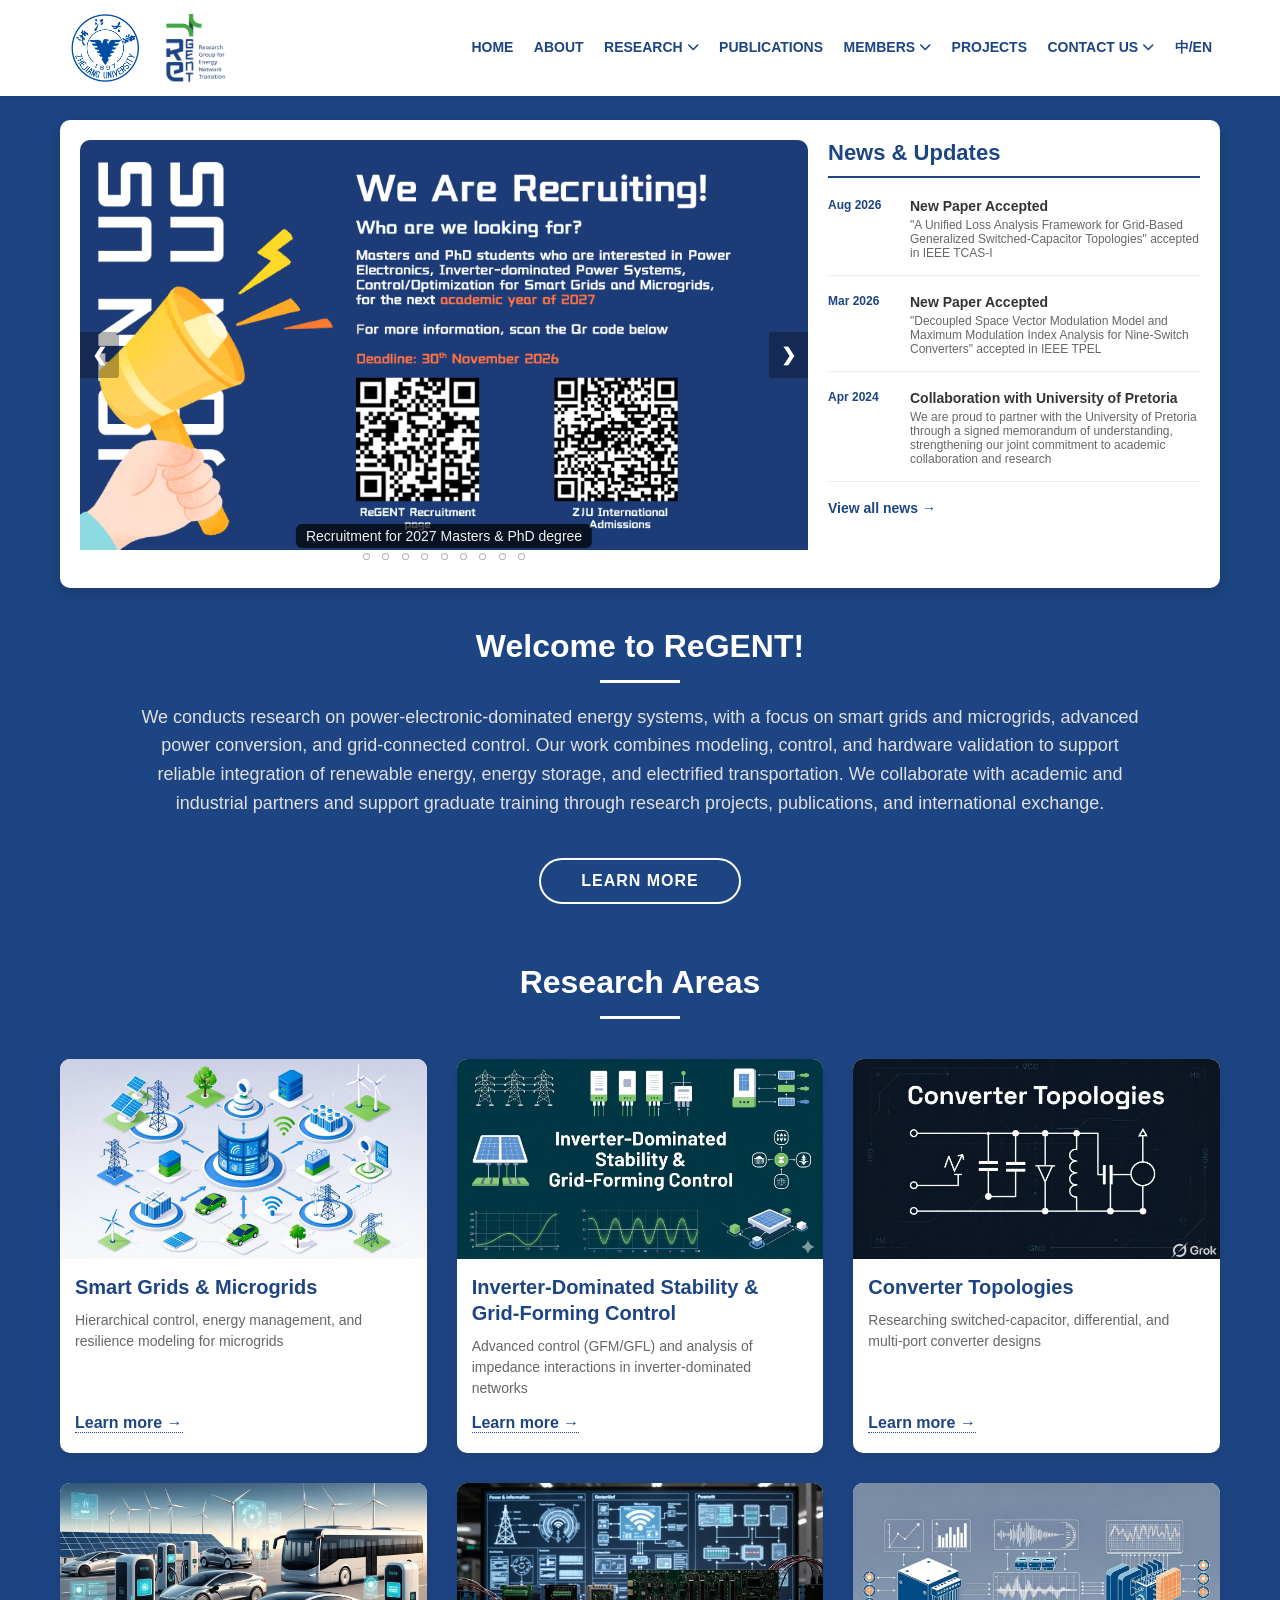
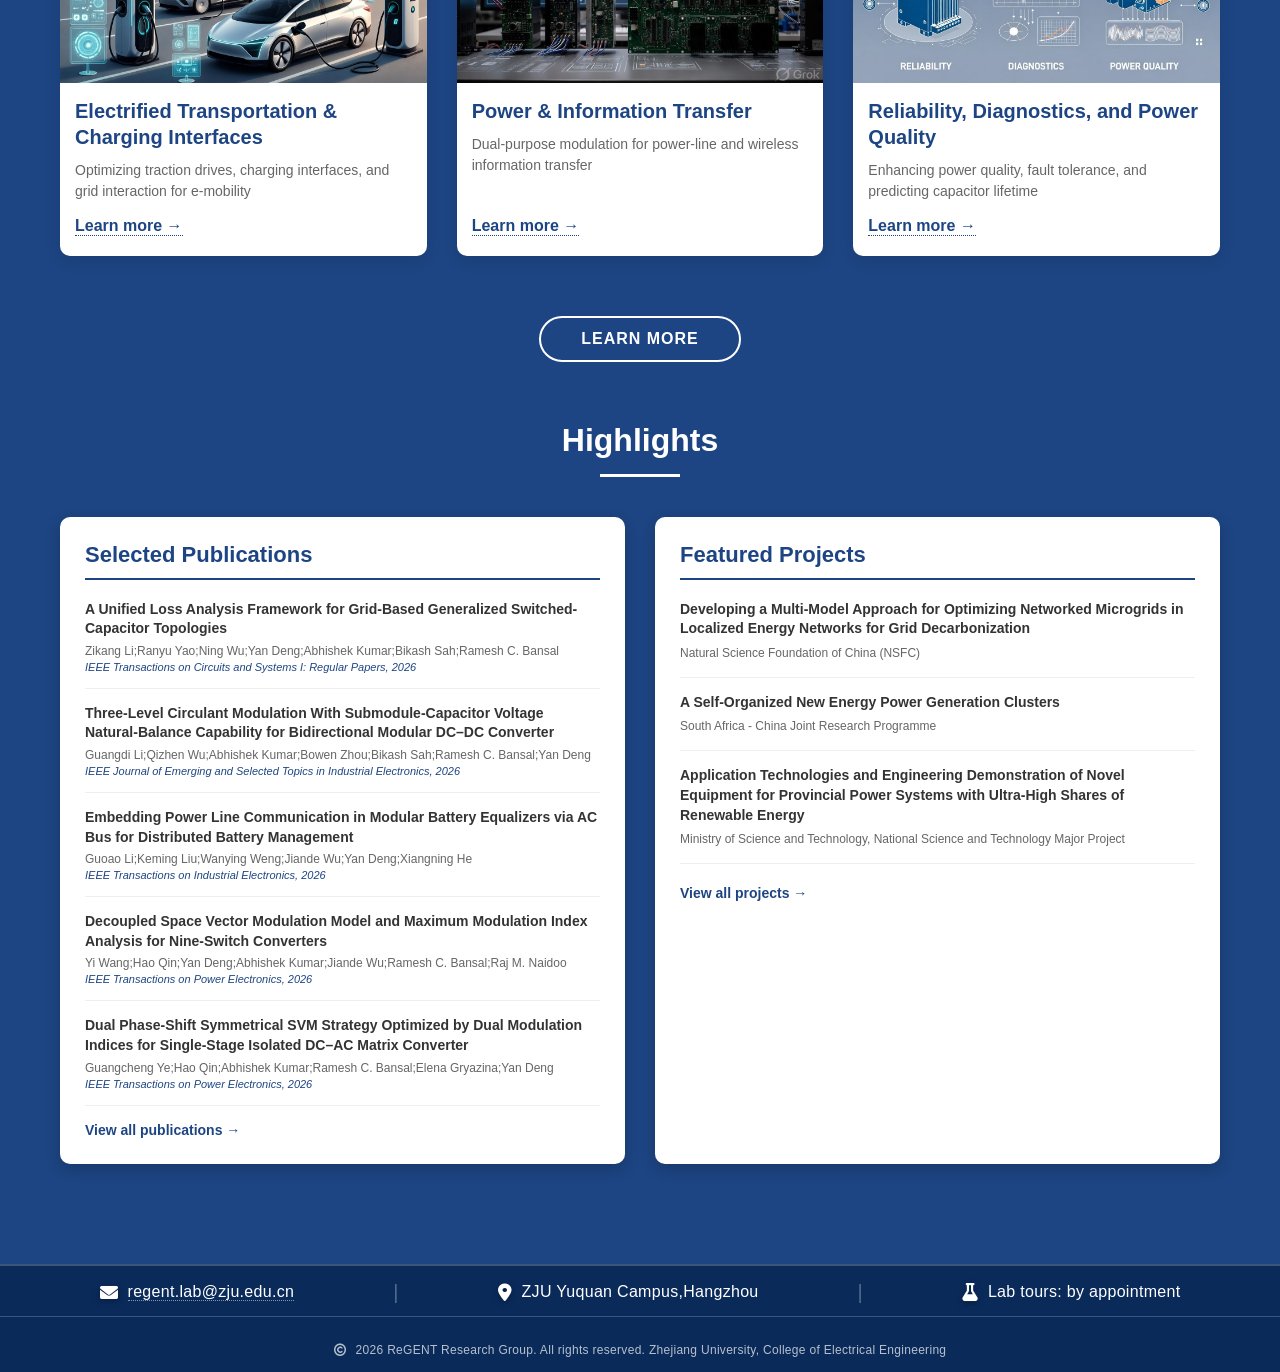
<file: index.html>
<!DOCTYPE html>
<html>
<head>
<meta name="viewport" content="width=device-width, initial-scale=1">
<link rel="icon" type="image/x-icon" href="images/favicon.ico">
<!-- Link to external CSS file -->
<link rel="stylesheet" type="text/css" href="style.css">
<link rel="stylesheet" href="https://cdnjs.cloudflare.com/ajax/libs/font-awesome/6.0.0/css/all.min.css">
</head>
<body>

<!-- ===== HEADER ===== -->
<div class="site-header">
  <nav>
    <a href="https://www.zju.edu.cn/"><img src="images/zju_logo.png" alt="ZJU Logo" class="zju-logo"></a>
    <a href="index.html"><img src="images/regent_logo.png" alt="Regent Logo" class="regent-logo"></a>
    <div class="nav-links">
      <ul>
        <li><a href="index.html">HOME</a></li>
        <li><a href="about.html">ABOUT</a></li>
        
        <!-- RESEARCH with Dropdown -->
        <li class="dropdown">
          <a href="research.html" class="dropdown-toggle">RESEARCH <i class="fas fa-chevron-down"></i></a>
          <ul class="dropdown-menu">
            <li><a href="research.html#smart-grids">Smart Grids & Microgrids</a></li>
            <li><a href="research.html#stability">Inverter Stability & Grid Forming Control</a></li>
            <li><a href="research.html#topologies">Converter Topologies</a></li>
            <li><a href="research.html#transportation">Electrified Transportation & Charging Interfaces</a></li>
            <li><a href="research.html#power-info">Power & Information Transfer</a></li>
            <li><a href="research.html#reliability">Reliability, Diagnostics & Power Quality</a></li>
          </ul>
        </li>
        
        <li><a href="publication.html">PUBLICATIONS</a></li>
        		
        <li class="dropdown">
			<a class="dropdown-toggle">MEMBERS<i class="fas fa-chevron-down"></i></a>
			<ul class="dropdown-menu">
				<li><a href="faculty.html">Faculty Members</a></li>
				<li><a href="inter.html">International Collaborators</a></li>
				<li><a href="domestic.html">Domestic Collaborators</a></li>
				<li><a href="student.html">Students</a></li>
				<li><a href="gallery.html">Gallery</a></li>
			</ul>
		</li>
		
        <li><a href="project.html">PROJECTS</a></li>
        <li class="dropdown">
          <a href="contact.html" class="dropdown-toggle">CONTACT US<i class="fas fa-chevron-down"></i></a>
          <ul class="dropdown-menu">
            <li><a href="recruitment.html">RECRUITMENT</a></li>
            <li><a href="collaboration.html">COLLABORATION</a></li>
          </ul>
        </li>
        <li><a href="">中/EN</a></li>
      </ul>
    </div>
  </nav>
</div>

<div class="main-content">
  <div class="top-row">
    <!-- Left: Carousel -->
    <div class="carousel-wrapper">
      <div class="slideshow-container">
        <div class="slider" id="slider">
		  <div class="mySlides">
            <a href="recruitment.html"><img src="images/2027recruitment.png" style="width:100%; height:70%" alt="2027recruitment" ></a>
			<br>
            <div class="text">Recruitment for 2027 Masters & PhD degree</div>
          </div>
		  <div class="mySlides">
            <img src="images/2026_journal_aug.png" style="width:100%; height:70%" alt="2026 journal 2nd half">
			<br>
            <div class="text">Our newest journal article!</div>
          </div>
          <div class="mySlides">
            <img src="group_pics/2026_regent_presentation2.jpg" style="width:100%" alt="visiting University of Siegen @ august">
			<br>
            <div class="text">Prof. Kumar with Prof. Oliver Wallscheid, Dr. Bikash Sah and their team <br>during his 2026 visit to the University of Siegen, Germany</div>
          </div>
          <div class="mySlides">
            <img src="images/iceiea_group_pic.jpg" style="width:100%" alt="ICIEA2026">
			<br>
            <div class="text">ICIEA 2026 in Catania, Italy</div>
          </div>
		  <div class="mySlides">
            <img src="group_pics/2026julyvisit.jpg" style="width:100%; height:70%" alt="July visit @ University of Pretoria">
			<br>
            <div class="text">Prof. Kumar with Prof. Maharaj, Vice-Chancellor of the <br>University of Pretoria, South Africa during his 2026 visit</div>
          </div>
		  <div class="mySlides">
            <img src="group_pics/2026junevisit.jpg" style="width:100%; height:70%" alt="June visit @ University of Sharjah">
			<br>
            <div class="text">Prof. Kumar with Prof. Esameldin Agamy, Chancellor, and Prof. Bansal <br>during his 2026 visit to the University of Sharjah, UAE</div>
          </div>
          <div class="mySlides">
            <img src="images/2026_journal_latest.png" style="width:100%; height:70%" alt="2026 journal1">
			<br>
            <div class="text">Our newest journal articles!</div>
          </div>
		  <div class="mySlides">
            <img src="images/signing.jpg" style="width:100%" alt="signed memorandum">
			<br>
            <div class="text">Collaboration with University of Pretoria</div>
          </div>
        </div>
        <div class="dots-container">
          <span class="dot" onclick="currentSlide(1)"></span> 
          <span class="dot" onclick="currentSlide(2)"></span> 
          <span class="dot" onclick="currentSlide(3)"></span>
          <span class="dot" onclick="currentSlide(4)"></span>
          <span class="dot" onclick="currentSlide(5)"></span> 
          <span class="dot" onclick="currentSlide(6)"></span>
		  <span class="dot" onclick="currentSlide(7)"></span> 
          <span class="dot" onclick="currentSlide(8)"></span> 
          <span class="dot" onclick="currentSlide(9)"></span>	  
        </div>
        <a class="prev" onclick="plusSlides(-1)">❮</a>
        <a class="next" onclick="plusSlides(1)">❯</a>
      </div>
    </div>

    <!-- Right: News Sidebar -->
    <div class="news-sidebar">
      <h3>News & Updates</h3>
      <ul class="news-list">
	  <li>
          <span class="news-date">Aug 2026</span>
          <div class="news-content">
            <div class="news-title">New Paper Accepted</div>
            <div class="news-desc">"A Unified Loss Analysis Framework for Grid-Based Generalized Switched-Capacitor Topologies" accepted in IEEE TCAS-I</div>
          </div>
        </li>
		<li>
          <span class="news-date">Mar 2026</span>
          <div class="news-content">
            <div class="news-title">New Paper Accepted</div>
            <div class="news-desc">"Decoupled Space Vector Modulation Model and Maximum Modulation Index Analysis for Nine-Switch Converters" accepted in IEEE TPEL</div>
          </div>
        </li>
        <li>
          <span class="news-date">Apr 2024</span>
          <div class="news-content">
            <div class="news-title">Collaboration with University of Pretoria</div>
            <div class="news-desc">We are proud to partner with the University of Pretoria through a signed memorandum of understanding, strengthening our joint commitment to academic collaboration and research</div>
          </div>
        </li>
      </ul>
      <a href="#" class="view-all-link">View all news →</a>
    </div>
  </div>

  <!-- ===== INTRODUCTION ===== -->
  <div class="page-header">
    <h1>Welcome to ReGENT!</h1>
    <p>We conducts research on power‑electronic‑dominated energy systems, with a focus on smart grids and microgrids, advanced power conversion, and grid‑connected control. Our work combines modeling, control, and hardware validation to support reliable integration of renewable energy, energy storage, and electrified transportation. We collaborate with academic and industrial partners and support graduate training through research projects, publications, and international exchange.</p>
  </div>
  <div class="learn-more-container">
    <a href="about.html" class="learn-more-btn">Learn More</a>
  </div>

  <!-- Research Areas  -->
  <div class="mresearch-section">
    <h2>Research Areas</h2>
    <div class="mresearch-grid">
      
      <div class="mresearch-card">
        <img src="images/smart_grid.jpg" alt="Smart Grid, Microgrid">
        <h3>Smart Grids & Microgrids</h3>
        <p>Hierarchical control, energy management, and resilience modeling for microgrids</p>
        <a href="research.html#smart-grids" class="card-link">Learn more →</a>
      </div>
      
      <div class="mresearch-card">
        <img src="images/stability.jpg" alt="Inverter-dominated Stability">
        <h3>Inverter‑Dominated Stability & Grid‑Forming Control</h3>
        <p>Advanced control (GFM/GFL) and analysis of impedance interactions in inverter-dominated networks</p>
        <a href="research.html#stability" class="card-link">Learn more →</a>
      </div>
      
      <div class="mresearch-card">
        <img src="images/converter.jpg" alt="Converter Topologies">
        <h3>Converter Topologies</h3>
        <p>Researching switched-capacitor, differential, and multi-port converter designs</p>
        <a href="research.html#topologies" class="card-link">Learn more →</a>
      </div>
      
      <div class="mresearch-card">
        <img src="images/electrification.jpg" alt="Electrified Transportation">
        <h3>Electrified Transportation & Charging Interfaces</h3>
        <p>Optimizing traction drives, charging interfaces, and grid interaction for e-mobility</p>
        <a href="research.html#transportation" class="card-link">Learn more →</a>
      </div>
      
      <div class="mresearch-card">
        <img src="images/power_trf.jpg" alt="Power, Information Transfer">
        <h3>Power & Information Transfer</h3>
        <p>Dual-purpose modulation for power-line and wireless information transfer</p>
        <a href="research.html#power-info" class="card-link">Learn more →</a>
      </div>
      
      <div class="mresearch-card">
        <img src="images/reliability.jpg" alt="System Reliability">
        <h3>Reliability, Diagnostics, and Power Quality</h3>
        <p>Enhancing power quality, fault tolerance, and predicting capacitor lifetime</p>
        <a href="research.html#reliability" class="card-link">Learn more →</a>
      </div>
      
    </div>
  </div>

  <!-- Learn More Button -->
  <div class="learn-more-container">
    <a href="research.html" class="learn-more-btn">Learn More</a>
  </div>

  <!-- Highlights Section -->
  <div class="mresearch-section">
  <h2>Highlights</h2>

  <div class="bottom-row">

    <div class="pub-col">
      <h3>Selected Publications</h3>
      <ul class="publications-list">
        <li>
          <a href="https://ieeexplore.ieee.org/document/11641673/" class="pub-title">A Unified Loss Analysis Framework for Grid-Based Generalized Switched-Capacitor Topologies</a>
          <div class="pub-authors">Zikang Li;Ranyu Yao;Ning Wu;Yan Deng;Abhishek Kumar;Bikash Sah;Ramesh C. Bansal</div>
          <div class="pub-journal">IEEE Transactions on Circuits and Systems I: Regular Papers, 2026</div>
        </li>
        <li>
          <a href="https://ieeexplore.ieee.org/document/11311537/" class="pub-title">Three-Level Circulant Modulation With Submodule-Capacitor Voltage Natural-Balance Capability for Bidirectional Modular DC–DC Converter</a>
          <div class="pub-authors">Guangdi Li;Qizhen Wu;Abhishek Kumar;Bowen Zhou;Bikash Sah;Ramesh C. Bansal;Yan Deng</div>
          <div class="pub-journal">IEEE Journal of Emerging and Selected Topics in Industrial Electronics, 2026</div>
        </li>
        <li>
          <a href="https://ieeexplore.ieee.org/document/11293777/" class="pub-title">Embedding Power Line Communication in Modular Battery Equalizers via AC Bus for Distributed Battery Management</a>
          <div class="pub-authors">Guoao Li;Keming Liu;Wanying Weng;Jiande Wu;Yan Deng;Xiangning He</div>
          <div class="pub-journal">IEEE Transactions on Industrial Electronics, 2026</div>
        </li>
        <li>
          <a href="https://ieeexplore.ieee.org/document/11222981/" class="pub-title">Decoupled Space Vector Modulation Model and Maximum Modulation Index Analysis for Nine-Switch Converters</a>
          <div class="pub-authors">Yi Wang;Hao Qin;Yan Deng;Abhishek Kumar;Jiande Wu;Ramesh C. Bansal;Raj M. Naidoo</div>
          <div class="pub-journal">IEEE Transactions on Power Electronics, 2026</div>
        </li>
        <li>
          <a href="https://ieeexplore.ieee.org/document/11154845/" class="pub-title">Dual Phase-Shift Symmetrical SVM Strategy Optimized by Dual Modulation Indices for Single-Stage Isolated DC–AC Matrix Converter</a>
          <div class="pub-authors">Guangcheng Ye;Hao Qin;Abhishek Kumar;Ramesh C. Bansal;Elena Gryazina;Yan Deng</div>
          <div class="pub-journal">IEEE Transactions on Power Electronics, 2026</div>
        </li>
      </ul>
      <a href="publication.html" class="view-all-link">View all publications →</a>
    </div>
    <div class="proj-col">
      <h3>Featured Projects</h3>
      <ul class="mprojects-list">
        <li>
          <a href="#" class="mproject-title">Developing a Multi-Model Approach for Optimizing Networked Microgrids in Localized Energy Networks for Grid Decarbonization</a>
          <div class="mproject-desc">Natural Science Foundation of China (NSFC)</div>
        </li>
        <li>
          <a href="#" class="mproject-title">A Self-Organized New Energy Power Generation Clusters</a>
          <div class="mproject-desc">South Africa - China Joint Research Programme</div>
        </li>
        <li>
          <a href="#" class="mproject-title">Application Technologies and Engineering Demonstration of Novel Equipment for Provincial Power Systems with Ultra-High Shares of Renewable Energy</a>
          <div class="mproject-desc">Ministry of Science and Technology, National Science and Technology Major Project</div>
        </li>
      </ul>
      <a href="project.html" class="view-all-link">View all projects →</a>
    </div>
  </div>   
</div>
  </div>
<!-- ===== FOOTER / CONTACT STRIP ===== -->
<div class="contact-strip">
    <div class="contact-container">
    
    <div class="contact-item">
      <i class="fas fa-envelope contact-icon"></i>
      <span class="contact-text">
        <a href="mailto:regent.lab@zju.edu.cn">regent.lab@zju.edu.cn</a>
      </span>
    </div>
    <span class="contact-divider">|</span>
    <div class="contact-item">
      <i class="fas fa-map-marker-alt contact-icon"></i>
      <span class="contact-text">ZJU Yuquan Campus,Hangzhou</span>
    </div>
    <span class="contact-divider">|</span>
    <div class="contact-item">
      <i class="fas fa-flask contact-icon"></i>
      <span class="contact-text">Lab tours: by appointment</span>
    </div>
  </div>
  <div class="copyright-row">
    <div class="contact-container">
      <div class="copyright-text">
        <br><i class="far fa-copyright"></i> 2026 ReGENT Research Group. All rights reserved. 
        Zhejiang University, College of Electrical Engineering
      </div>
    </div>
  </div>
</div>

<!-- Dropdown Script -->
<script src="dropdown.js"></script>

<!-- Slider JavaScript (unchanged) -->
<script>
// (Your existing slider JS code – I'll include the full version below)
let slideIndex = 1;
const slides = document.getElementsByClassName("mySlides");
const slider = document.getElementById("slider"); 
const totalSlides = slides.length;

// Clone first and last for infinite loop
const firstSlideClone = slides[0].cloneNode(true);
slider.appendChild(firstSlideClone);
const lastSlideClone = slides[totalSlides - 1].cloneNode(true);
slider.insertBefore(lastSlideClone, slides[0]);

const allSlides = document.getElementsByClassName("mySlides");
const totalAllSlides = allSlides.length;
let currentIndex = 1;
slider.style.transform = `translateX(-${currentIndex * 100}%)`;

function showSlides(n) {
  if (n === 0 || n === totalAllSlides - 1) {
    slider.style.transition = 'none';
  } else {
    slider.style.transition = 'transform 0.5s ease-in-out';
  }
  currentIndex = n;
  slider.style.transform = `translateX(-${currentIndex * 100}%)`;
  
  let realSlideIndex = currentIndex;
  if (currentIndex === 0) realSlideIndex = totalSlides;
  else if (currentIndex === totalAllSlides - 1) realSlideIndex = 1;
  
  let dots = document.getElementsByClassName("dot");
  for (let i = 0; i < dots.length; i++) {
    dots[i].className = dots[i].className.replace(" active", "");
  }
  dots[realSlideIndex - 1].className += " active";
}

slider.addEventListener('transitionend', function() {
  if (currentIndex === totalAllSlides - 1) {
    slider.style.transition = 'none';
    currentIndex = 1;
    slider.style.transform = `translateX(-${currentIndex * 100}%)`;
  }
  if (currentIndex === 0) {
    slider.style.transition = 'none';
    currentIndex = totalSlides;
    slider.style.transform = `translateX(-${currentIndex * 100}%)`;
  }
});

function plusSlides(n) {
  slider.style.transition = 'transform 0.5s ease-in-out';
  let newIndex = currentIndex + n;
  if (newIndex < 0) newIndex = 0;
  else if (newIndex >= totalAllSlides) newIndex = totalAllSlides - 1;
  currentIndex = newIndex;
  slider.style.transform = `translateX(-${currentIndex * 100}%)`;
  
  let realSlideIndex = currentIndex;
  if (currentIndex === 0) realSlideIndex = totalSlides;
  else if (currentIndex === totalAllSlides - 1) realSlideIndex = 1;
  
  let dots = document.getElementsByClassName("dot");
  for (let i = 0; i < dots.length; i++) {
    dots[i].className = dots[i].className.replace(" active", "");
  }
  dots[realSlideIndex - 1].className += " active";
}

function currentSlide(n) {
  let targetIndex = n;
  if (targetIndex === currentIndex) return;
  slider.style.transition = 'transform 0.5s ease-in-out';
  currentIndex = targetIndex;
  slider.style.transform = `translateX(-${currentIndex * 100}%)`;
  
  let dots = document.getElementsByClassName("dot");
  for (let i = 0; i < dots.length; i++) {
    dots[i].className = dots[i].className.replace(" active", "");
  }
  dots[n - 1].className += " active";
}

let dots = document.getElementsByClassName("dot");
dots[0].className += " active";

let autoSlideInterval = setInterval(function() {
  plusSlides(1);
}, 15000);

const prevButton = document.querySelector('.prev');
const nextButton = document.querySelector('.next');
const dotElements = document.querySelectorAll('.dot');

function resetAutoSlide() {
  clearInterval(autoSlideInterval);
  autoSlideInterval = setInterval(function() {
    plusSlides(1);
  }, 15000);
}

if (prevButton) prevButton.addEventListener('click', resetAutoSlide);
if (nextButton) nextButton.addEventListener('click', resetAutoSlide);
dotElements.forEach(dot => {
  dot.addEventListener('click', resetAutoSlide);
});
if (slider) {
  slider.addEventListener('touchstart', resetAutoSlide);
}
</script>

</body>
</html>
</file>
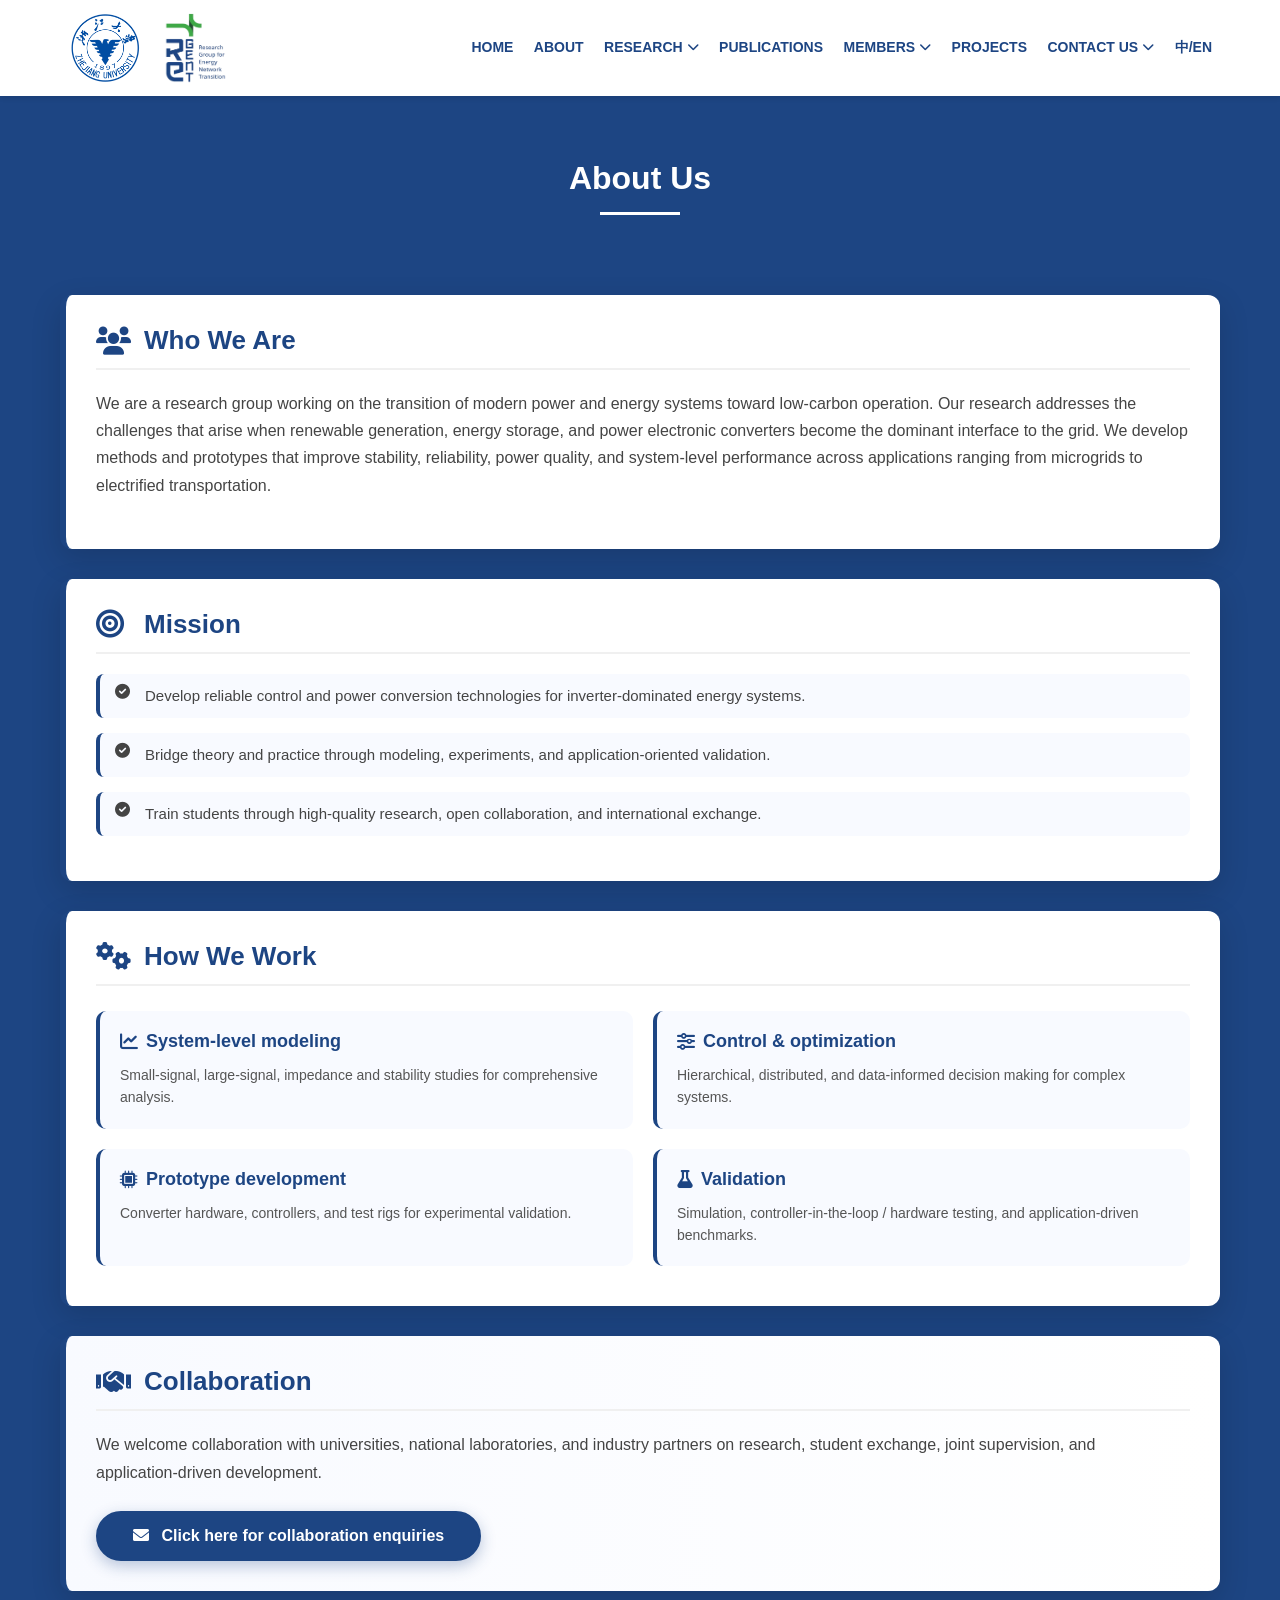
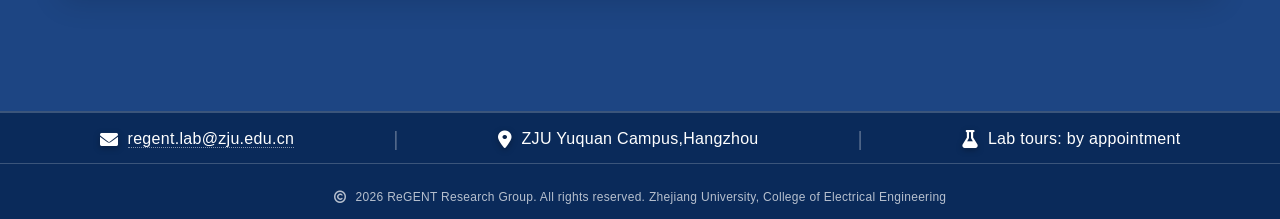
<file: about.html>
<!DOCTYPE html>
<html>
<head>
<meta name="viewport" content="width=device-width, initial-scale=1">
<link rel="icon" type="image/x-icon" href="images/favicon.ico">
<!-- Link to external CSS file (same as main page) -->
<link rel="stylesheet" type="text/css" href="style.css">
<!-- Font Awesome for icons -->
<link rel="stylesheet" href="https://cdnjs.cloudflare.com/ajax/libs/font-awesome/6.0.0/css/all.min.css">
</head>
<body>

<div class="site-header">
  <nav>
    <a href="https://www.zju.edu.cn/"><img src="images/zju_logo.png" alt="ZJU Logo" class="zju-logo"></a>
    <a href="index.html"><img src="images/regent_logo.png" alt="Regent Logo" class="regent-logo"></a>
    <div class="nav-links">
      <ul>
        <li><a href="index.html">HOME</a></li>
        <li><a href="about.html">ABOUT</a></li>
        
        <!-- RESEARCH with Dropdown -->
        <li class="dropdown">
          <a href="research.html" class="dropdown-toggle">RESEARCH <i class="fas fa-chevron-down"></i></a>
          <ul class="dropdown-menu">
            <li><a href="research.html#smart-grids">Smart Grids & Microgrids</a></li>
            <li><a href="research.html#stability">Inverter Stability & Grid Forming Control</a></li>
            <li><a href="research.html#topologies">Converter Topologies</a></li>
            <li><a href="research.html#transportation">Electrified Transportation & Charging Interfaces</a></li>
            <li><a href="research.html#power-info">Power & Information Transfer</a></li>
            <li><a href="research.html#reliability">Reliability, Diagnostics & Power Quality</a></li>
          </ul>
        </li>
        
        <li><a href="publication.html">PUBLICATIONS</a></li>
       		
        <li class="dropdown">
			<a class="dropdown-toggle">MEMBERS<i class="fas fa-chevron-down"></i></a>
			<ul class="dropdown-menu">
				<li><a href="faculty.html">Faculty Members</a></li>
				<li><a href="inter.html">International Collaborators</a></li>
				<li><a href="domestic.html">Domestic Collaborators</a></li>
				<li><a href="student.html">Students</a></li>
				<li><a href="gallery.html">Gallery</a></li>
			</ul>
		</li>
		
        <li><a href="project.html">PROJECTS</a></li>
        <li class="dropdown">
          <a href="contact.html" class="dropdown-toggle">CONTACT US<i class="fas fa-chevron-down"></i></a>
          <ul class="dropdown-menu">
            <li><a href="recruitment.html">RECRUITMENT</a></li>
            <li><a href="collaboration.html">COLLABORATION</a></li>
          </ul>
        </li>
        <li><a href="">中/EN</a></li>
      </ul>
    </div>
  </nav>
</div>

<!-- Page Header -->
<div class="page-header">
  <h1>About Us</h1>
</div>

<!-- About Container -->
<div class="about-container">

  <!-- Who We Are -->
  <div class="about-section who-we-are">
    <h2><i class="fas fa-users"></i> Who We Are</h2>
    <p>We are a research group working on the transition of modern power and energy systems toward low‑carbon operation. Our research addresses the challenges that arise when renewable generation, energy storage, and power electronic converters become the dominant interface to the grid. We develop methods and prototypes that improve stability, reliability, power quality, and system‑level performance across applications ranging from microgrids to electrified transportation.</p>
  </div>

  <!-- Mission -->
  <div class="about-section">
    <h2><i class="fas fa-bullseye"></i> Mission</h2>
    <ul class="mission-list">
      <li><i class="fas fa-check-circle"></i> Develop reliable control and power conversion technologies for inverter‑dominated energy systems.</li>
      <li><i class="fas fa-check-circle"></i> Bridge theory and practice through modeling, experiments, and application‑oriented validation.</li>
      <li><i class="fas fa-check-circle"></i> Train students through high‑quality research, open collaboration, and international exchange.</li>
    </ul>
  </div>

  <!-- How We Work -->
  <div class="about-section">
    <h2><i class="fas fa-cogs"></i> How We Work</h2>
    
    <div class="work-grid">
      <div class="work-card">
        <h4><i class="fas fa-chart-line"></i> System‑level modeling</h4>
        <p>Small‑signal, large‑signal, impedance and stability studies for comprehensive analysis.</p>
      </div>
      
      <div class="work-card">
        <h4><i class="fas fa-sliders-h"></i> Control & optimization</h4>
        <p>Hierarchical, distributed, and data‑informed decision making for complex systems.</p>
      </div>
      
      <div class="work-card">
        <h4><i class="fas fa-microchip"></i> Prototype development</h4>
        <p>Converter hardware, controllers, and test rigs for experimental validation.</p>
      </div>
      
      <div class="work-card">
        <h4><i class="fas fa-flask"></i> Validation</h4>
        <p>Simulation, controller‑in‑the‑loop / hardware testing, and application‑driven benchmarks.</p>
      </div>
    </div>
  </div>

  <!-- Collaboration -->
  <div class="about-section collaboration">
    <h2><i class="fas fa-handshake"></i> Collaboration</h2>
    <p>We welcome collaboration with universities, national laboratories, and industry partners on research, student exchange, joint supervision, and application‑driven development.</p>
    <a href="mailto:regent.lab@zju.edu.cn?subject=Collaboration%20Enquiry" class="collaboration-btn">
      <i class="fas fa-envelope"></i> Click here for collaboration enquiries
    </a>
  </div>

</div>

<!-- Quick Contact Strip-->
<div class="contact-strip">
    <div class="contact-container">
    
    <div class="contact-item">
      <i class="fas fa-envelope contact-icon"></i>
      <span class="contact-text">
        <a href="mailto:regent.lab@zju.edu.cn">regent.lab@zju.edu.cn</a>
      </span>
    </div>
    <span class="contact-divider">|</span>
    <div class="contact-item">
      <i class="fas fa-map-marker-alt contact-icon"></i>
      <span class="contact-text">ZJU Yuquan Campus,Hangzhou</span>
    </div>
    <span class="contact-divider">|</span>
    <div class="contact-item">
      <i class="fas fa-flask contact-icon"></i>
      <span class="contact-text">Lab tours: by appointment</span>
    </div>
  </div>
  <div class="copyright-row">
    <div class="contact-container">
      <div class="copyright-text">
        <br><i class="far fa-copyright"></i> 2026 ReGENT Research Group. All rights reserved. 
        Zhejiang University, College of Electrical Engineering
      </div>
    </div>
  </div>
</div>

<!-- Dropdown Script -->
<script src="dropdown.js"></script>

</body>
</html>
</file>
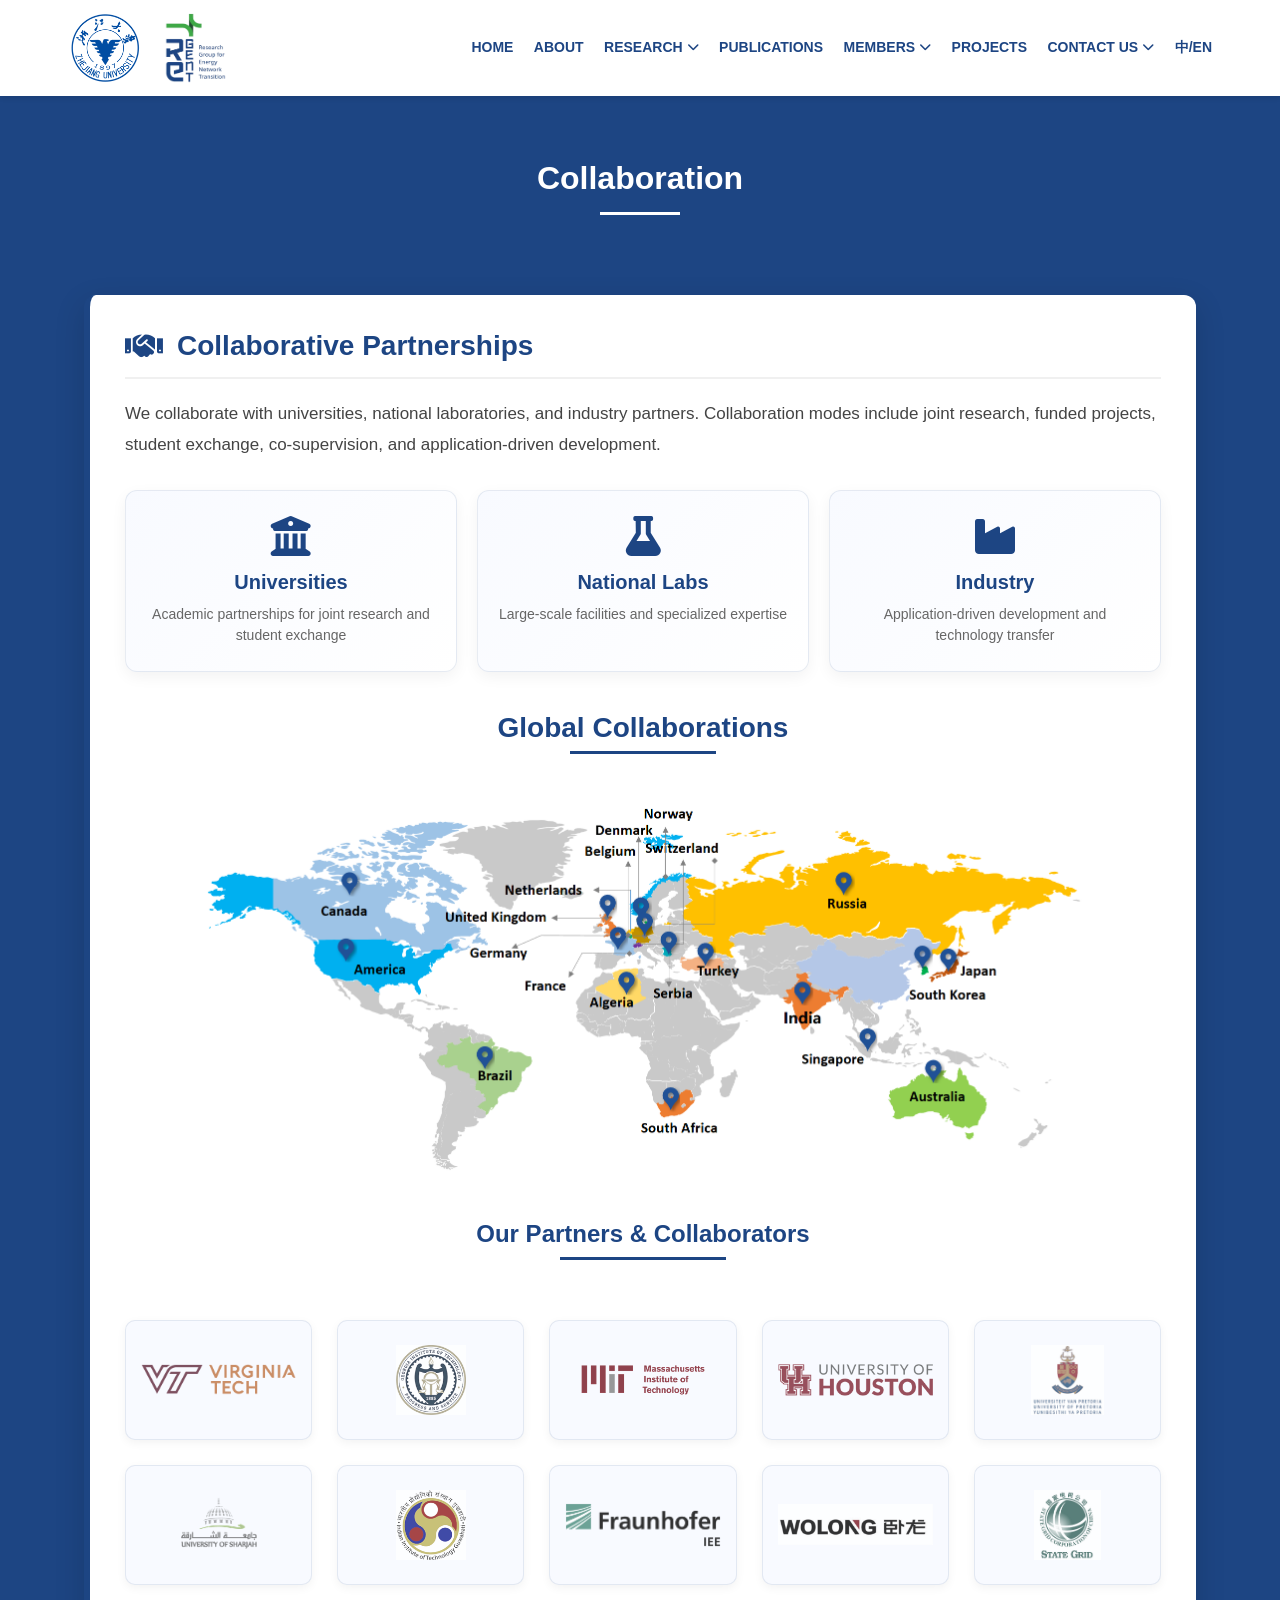
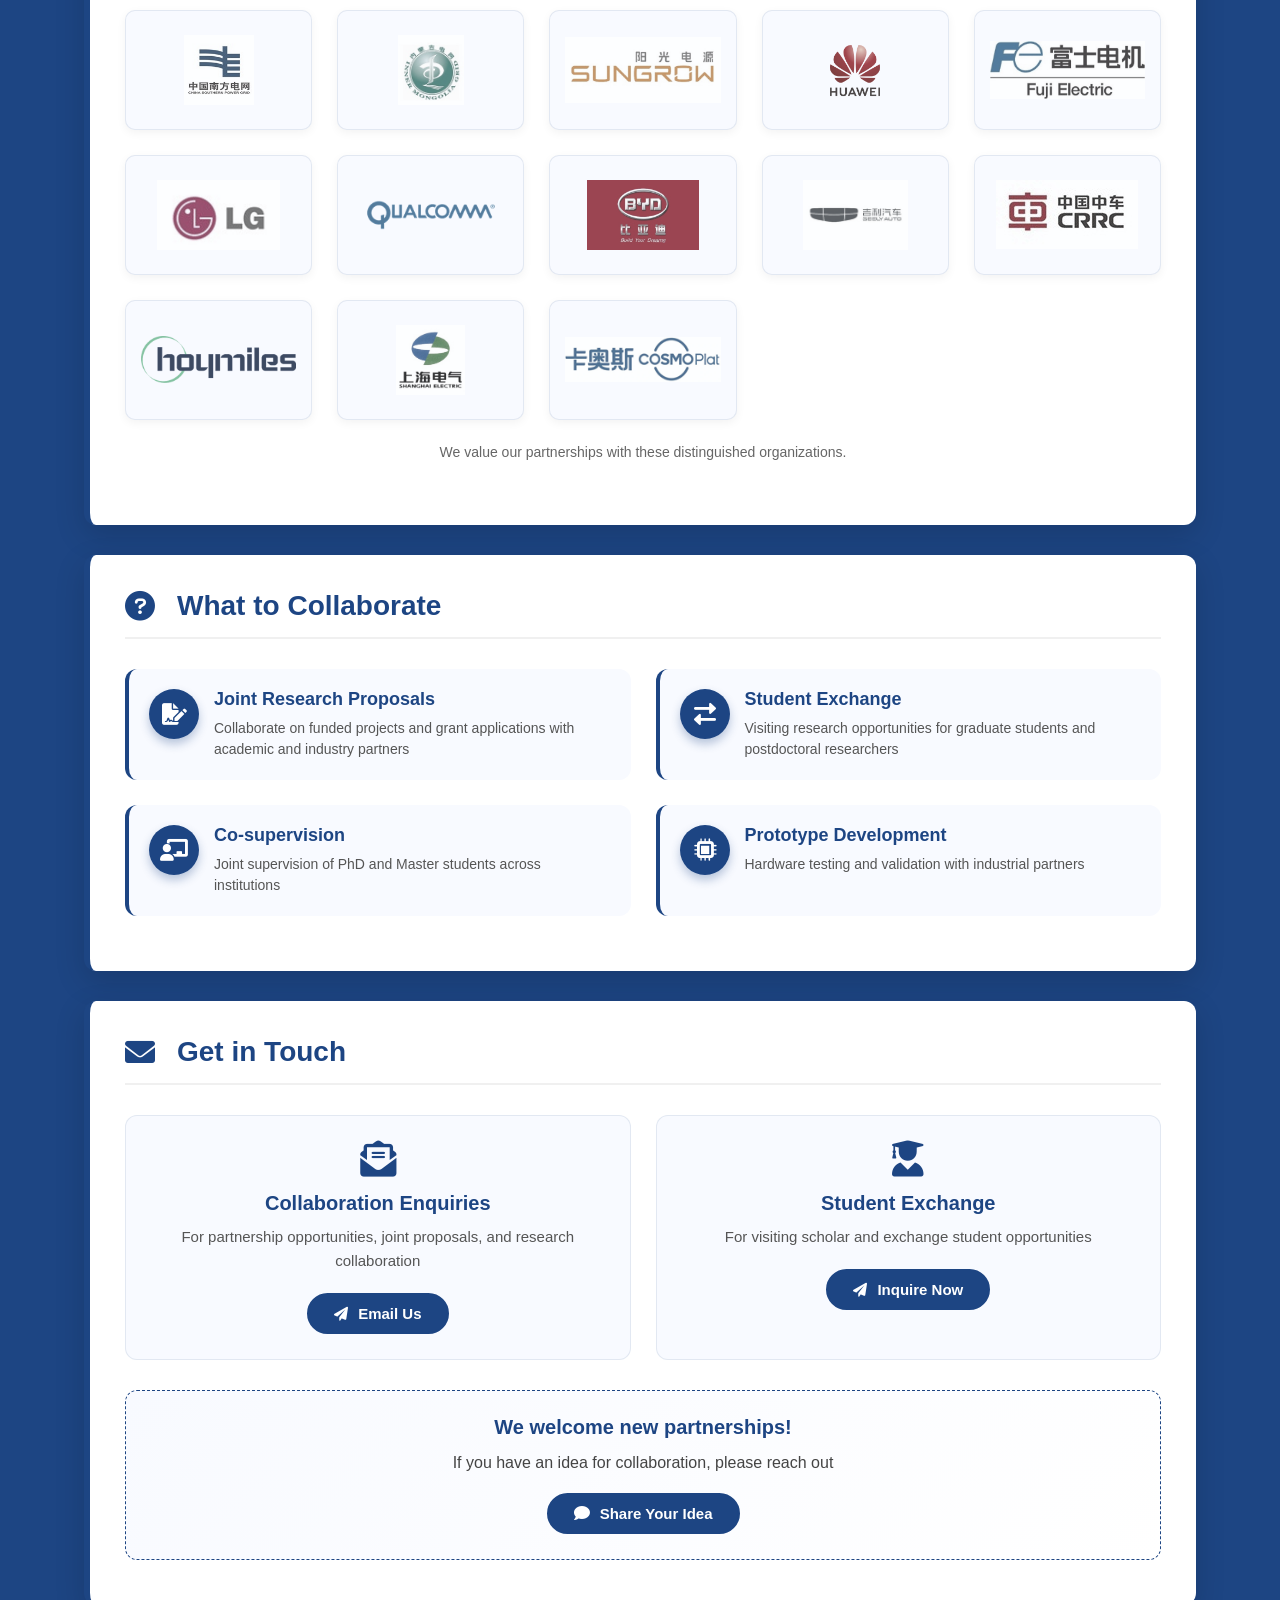
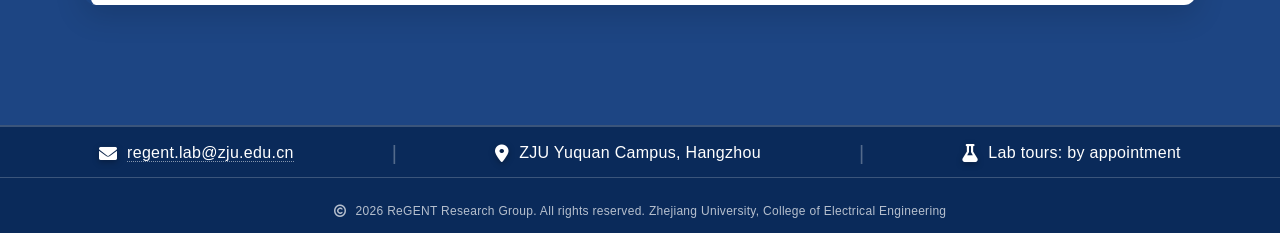
<file: collaboration.html>
<!DOCTYPE html>
<html>
<head>
<meta name="viewport" content="width=device-width, initial-scale=1">
<link rel="icon" type="image/x-icon" href="images/favicon.ico">
<!-- Link to external CSS file (same as main page) -->
<link rel="stylesheet" type="text/css" href="style.css">
<!-- Font Awesome for icons -->
<link rel="stylesheet" href="https://cdnjs.cloudflare.com/ajax/libs/font-awesome/6.0.0/css/all.min.css">
</head>
<body>

<div class="site-header">
  <nav>
    <a href="https://www.zju.edu.cn/"><img src="images/zju_logo.png" alt="ZJU Logo" class="zju-logo"></a>
    <a href="index.html"><img src="images/regent_logo.png" alt="Regent Logo" class="regent-logo"></a>
    <div class="nav-links">
      <ul>
        <li><a href="index.html">HOME</a></li>
        <li><a href="about.html">ABOUT</a></li>
        <!-- RESEARCH with Dropdown -->
        <li class="dropdown">
          <a href="research.html" class="dropdown-toggle">RESEARCH <i class="fas fa-chevron-down"></i></a>
          <ul class="dropdown-menu">
            <li><a href="research.html#smart-grids">Smart Grids & Microgrids</a></li>
            <li><a href="research.html#stability">Inverter Stability & Grid Forming Control</a></li>
            <li><a href="research.html#topologies">Converter Topologies</a></li>
            <li><a href="research.html#transportation">Electrified Transportation & Charging Interfaces</a></li>
            <li><a href="research.html#power-info">Power & Information Transfer</a></li>
            <li><a href="research.html#reliability">Reliability, Diagnostics & Power Quality</a></li>
          </ul>
        </li>
        
        <li><a href="publication.html">PUBLICATIONS</a></li>
        		
        <li class="dropdown">
			<a class="dropdown-toggle">MEMBERS<i class="fas fa-chevron-down"></i></a>
			<ul class="dropdown-menu">
				<li><a href="faculty.html">Faculty Members</a></li>
				<li><a href="inter.html">International Collaborators</a></li>
				<li><a href="domestic.html">Domestic Collaborators</a></li>
				<li><a href="student.html">Students</a></li>
				<li><a href="gallery.html">Gallery</a></li>
			</ul>
		</li>
		
        <li><a href="project.html">PROJECTS</a></li>
        <li class="dropdown">
          <a href="contact.html" class="dropdown-toggle">CONTACT US<i class="fas fa-chevron-down"></i></a>
          <ul class="dropdown-menu">
            <li><a href="recruitment.html">RECRUITMENT</a></li>
            <li><a href="collaboration.html">COLLABORATION</a></li>
          </ul>
        </li>
        <li><a href="">中/EN</a></li>
      </ul>
    </div>
  </nav>
</div>

<!-- Page Header -->
<div class="page-header">
  <h1>Collaboration</h1>
</div>

<!-- Collaboration Container -->
<div class="collaboration-container">

  <!-- Overview Section -->
  <div class="collaboration-section">
    <h2><i class="fas fa-handshake"></i> Collaborative Partnerships</h2>
    <p>We collaborate with universities, national laboratories, and industry partners. Collaboration modes include joint research, funded projects, student exchange, co‑supervision, and application‑driven development.</p>
    
    <!-- Partner Types -->
    <div class="partner-types">
      <div class="partner-card">
        <i class="fas fa-university"></i>
        <h3>Universities</h3>
        <p>Academic partnerships for joint research and student exchange</p>
      </div>
      <div class="partner-card">
        <i class="fas fa-flask"></i>
        <h3>National Labs</h3>
        <p>Large-scale facilities and specialized expertise</p>
      </div>
      <div class="partner-card">
        <i class="fas fa-industry"></i>
        <h3>Industry</h3>
        <p>Application-driven development and technology transfer</p>
      </div>
    </div>
	<!-- Global Collaborations Image -->
	<div class="global-collaborations">
		<h3>Global Collaborations</h3>
		<div class="collaboration-image-container">
		<img src="images/collab_map.png" alt="Global Collaborations Map" class="collaboration-image">
		</div>
	</div>
    <!-- Partner Logos Grid with all 25 logos -->
    <div class="partner-logos">
      <h3>Our Partners & Collaborators</h3>
      <div class="logos-grid">
        <div class="logo-item">
          <img src="images/Virginia_Tech_logo.png" alt="Virginia Tech" onerror="this.onerror=null; this.parentElement.innerHTML='<div class=logo-placeholder><i class=fas fa-university></i> Virginia Tech</div>';">
        </div>
        
        <div class="logo-item">
          <img src="images/GIT.png" alt="Georgia Institute of Technology" onerror="this.onerror=null; this.parentElement.innerHTML='<div class=logo-placeholder><i class=fas fa-university></i> Georgia Tech</div>';">
        </div>
        
        <div class="logo-item">
          <img src="images/mit.png" alt="MIT" onerror="this.onerror=null; this.parentElement.innerHTML='<div class=logo-placeholder><i class=fas fa-university></i> MIT</div>';">
        </div>
        
        <div class="logo-item">
          <img src="images/houston.png" alt="University of Houston" onerror="this.onerror=null; this.parentElement.innerHTML='<div class=logo-placeholder><i class=fas fa-university></i> Houston</div>';">
        </div>
        
        <div class="logo-item">
          <img src="images/pretoria.png" alt="University of Pretoria" onerror="this.onerror=null; this.parentElement.innerHTML='<div class=logo-placeholder><i class=fas fa-university></i> Pretoria</div>';">
        </div>
        
        <div class="logo-item">
          <img src="images/university_of_sharjah.png" alt="University of Sharjah" onerror="this.onerror=null; this.parentElement.innerHTML='<div class=logo-placeholder><i class=fas fa-university></i> Sharjah</div>';">
        </div>
        
        <div class="logo-item">
          <img src="images/indian_institute_of_technology_guwahati.png" alt="IIT Guwahati" onerror="this.onerror=null; this.parentElement.innerHTML='<div class=logo-placeholder><i class=fas fa-university></i> IIT Guwahati</div>';">
        </div>
        
        <div class="logo-item">
          <img src="images/fraunhofer.gif" alt="Fraunhofer" onerror="this.onerror=null; this.parentElement.innerHTML='<div class=logo-placeholder><i class=fas fa-flask></i> Fraunhofer</div>';">
        </div>
        
        <div class="logo-item">
          <img src="images/wolong.png" alt="Wolong" onerror="this.onerror=null; this.parentElement.innerHTML='<div class=logo-placeholder><i class=fas fa-industry></i> Wolong</div>';">
        </div>
        
        <!-- Row 2: Industry & Grid Partners -->
        <div class="logo-item">
          <img src="images/state_grid.png" alt="State Grid" onerror="this.onerror=null; this.parentElement.innerHTML='<div class=logo-placeholder><i class=fas fa-bolt></i> State Grid</div>';">
        </div>
        
        <div class="logo-item">
          <img src="images/southern_power_grid.jpg" alt="Southern Power Grid" onerror="this.onerror=null; this.parentElement.innerHTML='<div class=logo-placeholder><i class=fas fa-bolt></i> Southern Grid</div>';">
        </div>
        
        <div class="logo-item">
          <img src="images/inner_mongolia_grid.jpg" alt="Inner Mongolia Grid" onerror="this.onerror=null; this.parentElement.innerHTML='<div class=logo-placeholder><i class=fas fa-bolt></i> Inner Mongolia Grid</div>';">
        </div>
        
        <div class="logo-item">
          <img src="images/sungrow.jpg" alt="Sungrow" onerror="this.onerror=null; this.parentElement.innerHTML='<div class=logo-placeholder><i class=fas fa-solar-panel></i> Sungrow</div>';">
        </div>
        
        <div class="logo-item">
          <img src="images/huawei.png" alt="Huawei" onerror="this.onerror=null; this.parentElement.innerHTML='<div class=logo-placeholder><i class=fas fa-microchip></i> Huawei</div>';">
        </div>
        
        <div class="logo-item">
          <img src="images/fuji_electric.jpg" alt="Fuji Electric" onerror="this.onerror=null; this.parentElement.innerHTML='<div class=logo-placeholder><i class=fas fa-industry></i> Fuji Electric</div>';">
        </div>
        
        <div class="logo-item">
          <img src="images/lg.jpg" alt="LG" onerror="this.onerror=null; this.parentElement.innerHTML='<div class=logo-placeholder><i class=fas fa-industry></i> LG</div>';">
        </div>
        
        <div class="logo-item">
          <img src="images/qualcomm.png" alt="Qualcomm" onerror="this.onerror=null; this.parentElement.innerHTML='<div class=logo-placeholder><i class=fas fa-microchip></i> Qualcomm</div>';">
        </div>
        
        <div class="logo-item">
          <img src="images/byd.jpg" alt="BYD" onerror="this.onerror=null; this.parentElement.innerHTML='<div class=logo-placeholder><i class=fas fa-car></i> BYD</div>';">
        </div>
        
        <div class="logo-item">
          <img src="images/geely.jpg" alt="Geely" onerror="this.onerror=null; this.parentElement.innerHTML='<div class=logo-placeholder><i class=fas fa-car></i> Geely</div>';">
        </div>
        
        <div class="logo-item">
          <img src="images/crrc.jpg" alt="CRRC" onerror="this.onerror=null; this.parentElement.innerHTML='<div class=logo-placeholder><i class=fas fa-train></i> CRRC</div>';">
        </div>
        
        <div class="logo-item">
          <img src="images/hoymiles.png" alt="Hoymiles" onerror="this.onerror=null; this.parentElement.innerHTML='<div class=logo-placeholder><i class=fas fa-solar-panel></i> Hoymiles</div>';">
        </div>
        
        <div class="logo-item">
          <img src="images/shanghai_electric.jpg" alt="Shanghai Electric" onerror="this.onerror=null; this.parentElement.innerHTML='<div class=logo-placeholder><i class=fas fa-industry></i> Shanghai Electric</div>';">
        </div>
        
        <div class="logo-item">
          <img src="images/cosmo.png" alt="Cosmo" onerror="this.onerror=null; this.parentElement.innerHTML='<div class=logo-placeholder><i class=fas fa-industry></i> Cosmo</div>';">
        </div>
        
      </div>
      <p style="font-size: 14px; color: #666; margin-top: 20px; text-align: center;">
         We value our partnerships with these distinguished organizations.
      </p>
    </div>
  </div>

  <!-- How to Collaborate Section -->
  <div class="collaboration-section">
    <h2><i class="fas fa-question-circle"></i> What to Collaborate</h2>
    
    <div class="modes-grid">
      
      <div class="mode-item">
        <div class="mode-icon">
          <i class="fas fa-file-signature"></i>
        </div>
        <div class="mode-content">
          <h3>Joint Research Proposals</h3>
          <p>Collaborate on funded projects and grant applications with academic and industry partners</p>
        </div>
      </div>
      
      <div class="mode-item">
        <div class="mode-icon">
          <i class="fas fa-exchange-alt"></i>
        </div>
        <div class="mode-content">
          <h3>Student Exchange</h3>
          <p>Visiting research opportunities for graduate students and postdoctoral researchers</p>
        </div>
      </div>
      
      <div class="mode-item">
        <div class="mode-icon">
          <i class="fas fa-chalkboard-teacher"></i>
        </div>
        <div class="mode-content">
          <h3>Co-supervision</h3>
          <p>Joint supervision of PhD and Master students across institutions</p>
        </div>
      </div>
      
      <div class="mode-item">
        <div class="mode-icon">
          <i class="fas fa-microchip"></i>
        </div>
        <div class="mode-content">
          <h3>Prototype Development</h3>
          <p>Hardware testing and validation with industrial partners</p>
        </div>
      </div>
      
    </div>
  </div>

  <!-- Contact for Collaboration -->
  <div class="collaboration-section">
    <h2><i class="fas fa-envelope"></i> Get in Touch</h2>
    
    <div class="contact-boxes">
      
      <div class="contact-box">
        <i class="fas fa-envelope-open-text"></i>
        <h3>Collaboration Enquiries</h3>
        <p>For partnership opportunities, joint proposals, and research collaboration</p>
        <a href="mailto:regent.collab@zju.edu.cn?subject=Collaboration%20Enquiry" class="contact-link">
          <i class="fas fa-paper-plane"></i> Email Us
        </a>
      </div>
      
      <div class="contact-box">
        <i class="fas fa-user-graduate"></i>
        <h3>Student Exchange</h3>
        <p>For visiting scholar and exchange student opportunities</p>
        <a href="mailto:regent.exchange@zju.edu.cn?subject=Student%20Exchange%20Enquiry" class="contact-link">
          <i class="fas fa-paper-plane"></i> Inquire Now
        </a>
      </div>
      
    </div>
    
    <!-- Highlight Box -->
    <div class="highlight-collaboration-box">
        <h3>We welcome new partnerships!</h3>
	  <p> If you have an idea for collaboration, please reach out</p>
      <a href="mailto:regent.lab@zju.edu.cn?subject=New%20Collaboration%20Idea" class="contact-link">
        <i class="fas fa-comment"></i> Share Your Idea
      </a>
    </div>
  </div>

</div>

<!-- Quick Contact Strip-->
<div class="contact-strip">
    <div class="contact-container">
    
    <div class="contact-item">
      <i class="fas fa-envelope contact-icon"></i>
      <span class="contact-text">
        <a href="mailto:regent.lab@zju.edu.cn">regent.lab@zju.edu.cn</a>
      </span>
    </div>
    <span class="contact-divider">|</span>
    <div class="contact-item">
      <i class="fas fa-map-marker-alt contact-icon"></i>
      <span class="contact-text">ZJU Yuquan Campus, Hangzhou</span>
    </div>
    <span class="contact-divider">|</span>
    <div class="contact-item">
      <i class="fas fa-flask contact-icon"></i>
      <span class="contact-text">Lab tours: by appointment</span>
    </div>
  </div>
  <div class="copyright-row">
    <div class="contact-container">
      <div class="copyright-text">
        <br><i class="far fa-copyright"></i> 2026 ReGENT Research Group. All rights reserved. 
        Zhejiang University, College of Electrical Engineering
      </div>
    </div>
  </div>
</div>

<!-- Dropdown Script -->
<script src="dropdown.js"></script>

</body>
</html>
</file>
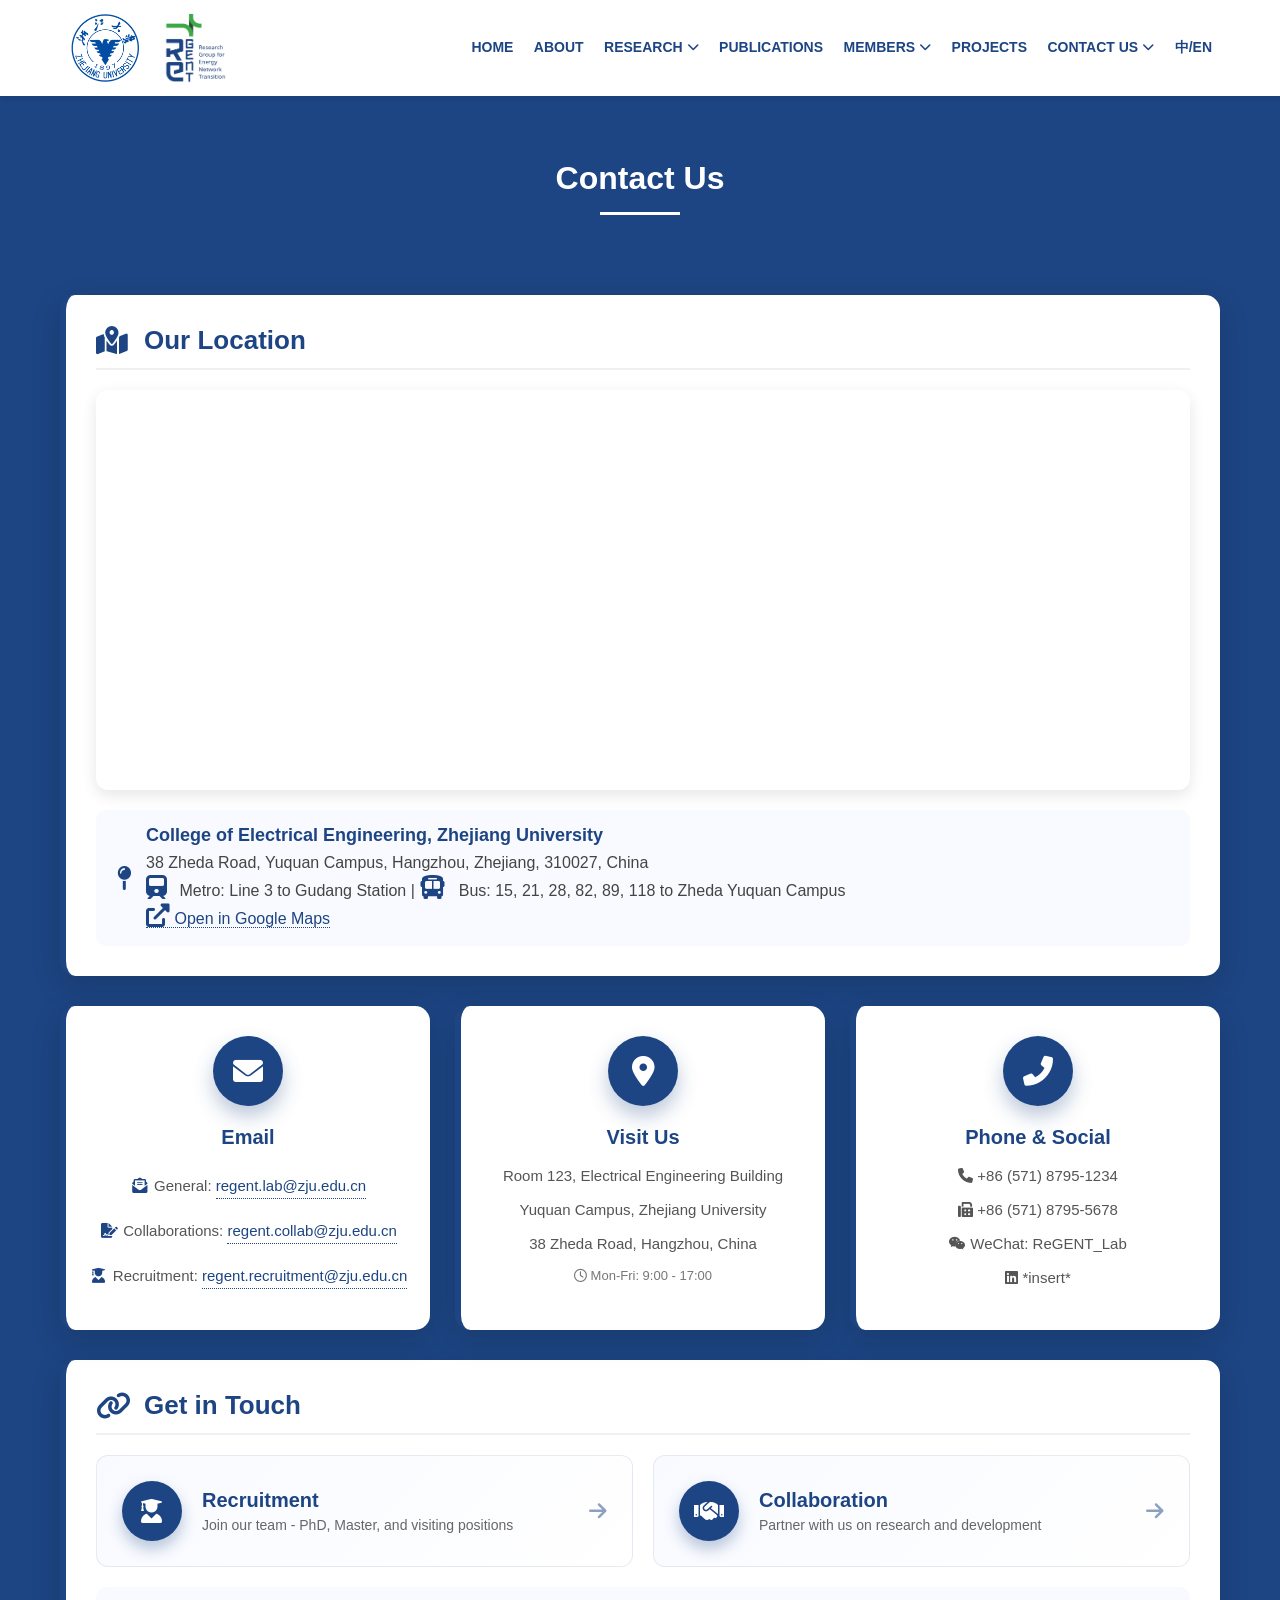
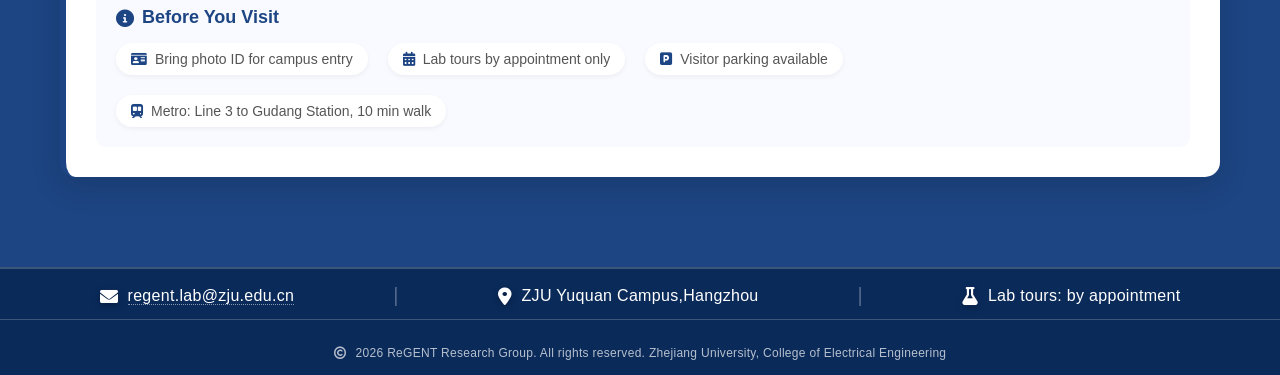
<file: contact.html>
<!DOCTYPE html>
<html>
<head>
<meta name="viewport" content="width=device-width, initial-scale=1">
<link rel="icon" type="image/x-icon" href="images/favicon.ico">
<!-- Link to external CSS file (same as main page) -->
<link rel="stylesheet" type="text/css" href="style.css">
<!-- Font Awesome for icons -->
<link rel="stylesheet" href="https://cdnjs.cloudflare.com/ajax/libs/font-awesome/6.0.0/css/all.min.css">
</head>
<body>

<div class="site-header">
  <nav>
    <a href="https://www.zju.edu.cn/"><img src="images/zju_logo.png" alt="ZJU Logo" class="zju-logo"></a>
    <a href="index.html"><img src="images/regent_logo.png" alt="Regent Logo" class="regent-logo"></a>
    <div class="nav-links">
      <ul>
        <li><a href="index.html">HOME</a></li>
        <li><a href="about.html">ABOUT</a></li>
        
        <!-- RESEARCH with Dropdown -->
        <li class="dropdown">
          <a href="research.html" class="dropdown-toggle">RESEARCH <i class="fas fa-chevron-down"></i></a>
          <ul class="dropdown-menu">
            <li><a href="research.html#smart-grids">Smart Grids & Microgrids</a></li>
            <li><a href="research.html#stability">Inverter Stability & Grid Forming Control</a></li>
            <li><a href="research.html#topologies">Converter Topologies</a></li>
            <li><a href="research.html#transportation">Electrified Transportation & Charging Interfaces</a></li>
            <li><a href="research.html#power-info">Power & Information Transfer</a></li>
            <li><a href="research.html#reliability">Reliability, Diagnostics & Power Quality</a></li>
          </ul>
        </li>
        
        <li><a href="publication.html">PUBLICATIONS</a></li>
        		
        <li class="dropdown">
			<a class="dropdown-toggle">MEMBERS<i class="fas fa-chevron-down"></i></a>
			<ul class="dropdown-menu">
				<li><a href="faculty.html">Faculty Members</a></li>
				<li><a href="inter.html">International Collaborators</a></li>
				<li><a href="domestic.html">Domestic Collaborators</a></li>
				<li><a href="student.html">Students</a></li>
				<li><a href="gallery.html">Gallery</a></li>
			</ul>
		</li>
		
        <li><a href="project.html">PROJECTS</a></li>
        <li class="dropdown">
          <a href="contact.html" class="dropdown-toggle">CONTACT US<i class="fas fa-chevron-down"></i></a>
          <ul class="dropdown-menu">
            <li><a href="recruitment.html">RECRUITMENT</a></li>
            <li><a href="collaboration.html">COLLABORATION</a></li>
          </ul>
        </li>
        <li><a href="">中/EN</a></li>
      </ul>
    </div>
  </nav>
</div>

<!-- Page Header -->
<div class="page-header">
  <h1>Contact Us</h1>
</div>

<!-- Contact Container -->
<div class="contact-page-container">

  <!-- Map Section -->
  <div class="map-section">
    <h2><i class="fas fa-map-marked-alt"></i> Our Location</h2>
    
    <!-- Google Maps Embed -->
    <div class="map-container">
      <iframe 
        src="https://www.google.com/maps/embed?pb=!1m18!1m12!1m3!1d3452.123456789012!2d120.123077!3d30.263842!2m3!1f0!2f0!3f0!3m2!1i1024!2i768!4f13.1!3m3!1m2!1s0x344b5b123456789%3A0x123456789abcdef!2sZhejiang%20University%20Yuquan%20Campus!5e0!3m2!1sen!2scn!4v1234567890123!5m2!1sen!2scn"
        allowfullscreen="yes"
        loading="lazy"
        referrerpolicy="no-referrer-when-downgrade">
      </iframe>
    </div>
    
    <!-- Address Information -->
    <div class="map-address">
      <i class="fas fa-map-pin"></i>
      <div class="address-text">
        <h3>College of Electrical Engineering, Zhejiang University</h3>
        <p>38 Zheda Road, Yuquan Campus, Hangzhou, Zhejiang, 310027, China</p>
        <p><i class="fas fa-train" style="margin-right: 8px;"></i> Metro: Line 3 to Gudang Station | <i class="fas fa-bus" style="margin-right: 8px;"></i> Bus: 15, 21, 28, 82, 89, 118 to Zheda Yuquan Campus </p>
        <p><a href="https://maps.app.goo.gl/your-link" target="_blank"><i class="fas fa-external-link-alt"></i> Open in Google Maps</a></p>
      </div>
    </div>
  </div>

  <!-- Contact Information Cards -->
  <div class="contact-info-grid">
    
    <!-- Email Card -->
    <div class="info-card">
      <div class="info-icon">
        <i class="fas fa-envelope"></i>
      </div>
      <h3>Email</h3>
      <p><i class="fas fa-envelope-open-text" style="color: #1d4583; width: 20px;"></i> General: <a href="mailto:regent.lab@zju.edu.cn">regent.lab@zju.edu.cn</a></p>
      <p><i class="fas fa-file-signature" style="color: #1d4583; width: 20px;"></i> Collaborations: <a href="mailto:regent.collab@zju.edu.cn">regent.collab@zju.edu.cn</a></p>
      <p><i class="fas fa-user-graduate" style="color: #1d4583; width: 20px;"></i> Recruitment: <a href="mailto:regent.recruitment@zju.edu.cn">regent.recruitment@zju.edu.cn</a></p>
    </div>
    
    <!-- Address Card -->
    <div class="info-card">
      <div class="info-icon">
        <i class="fas fa-map-marker-alt"></i>
      </div>
      <h3>Visit Us</h3>
      <p>Room 123, Electrical Engineering Building</p>
      <p>Yuquan Campus, Zhejiang University</p>
      <p>38 Zheda Road, Hangzhou, China</p>
      <p class="small-text"><i class="far fa-clock"></i> Mon-Fri: 9:00 - 17:00</p>
    </div>
    
    <!-- Phone/Social Card -->
    <div class="info-card">
      <div class="info-icon">
        <i class="fas fa-phone-alt"></i>
      </div>
      <h3>Phone & Social</h3>
      <p><i class="fas fa-phone"></i> +86 (571) 8795-1234</p>
      <p><i class="fas fa-fax"></i> +86 (571) 8795-5678</p>
      <p><i class="fab fa-weixin"></i> WeChat: ReGENT_Lab</p>
      <p><i class="fab fa-linkedin"></i> *insert*</p>
    </div>
    
  </div>

  <!-- Quick Links to Recruitment and Collaboration -->
  <div class="quick-links-section">
    <h2><i class="fas fa-link"></i> Get in Touch</h2>
    
    <div class="quick-links-grid">
      
      <!-- Recruitment Link -->
      <a href="recruitment.html" class="quick-link-card">
        <div class="quick-link-icon">
          <i class="fas fa-user-graduate"></i>
        </div>
        <div class="quick-link-content">
          <h3>Recruitment</h3>
          <p>Join our team - PhD, Master, and visiting positions</p>
        </div>
        <div class="quick-link-arrow">
          <i class="fas fa-arrow-right"></i>
        </div>
      </a>
      
      <!-- Collaboration Link -->
      <a href="collaboration.html" class="quick-link-card">
        <div class="quick-link-icon">
          <i class="fas fa-handshake"></i>
        </div>
        <div class="quick-link-content">
          <h3>Collaboration</h3>
          <p>Partner with us on research and development</p>
        </div>
        <div class="quick-link-arrow">
          <i class="fas fa-arrow-right"></i>
        </div>
      </a>
      
    </div>
    
    <!-- Additional Contact Note -->
    <div class="transport-info">
      <h4><i class="fas fa-info-circle"></i> Before You Visit</h4>
      <ul>
        <li><i class="fas fa-id-card"></i> Bring photo ID for campus entry</li>
        <li><i class="fas fa-calendar-alt"></i> Lab tours by appointment only</li>
        <li><i class="fas fa-parking"></i> Visitor parking available</li>
        <li><i class="fas fa-subway"></i> Metro: Line 3 to Gudang Station, 10 min walk</li>
      </ul>
    </div>
  </div>

</div>

<!-- Quick Contact Strip-->
<div class="contact-strip">
    <div class="contact-container">
    
    <div class="contact-item">
      <i class="fas fa-envelope contact-icon"></i>
      <span class="contact-text">
        <a href="mailto:regent.lab@zju.edu.cn">regent.lab@zju.edu.cn</a>
      </span>
    </div>
    <span class="contact-divider">|</span>
    <div class="contact-item">
      <i class="fas fa-map-marker-alt contact-icon"></i>
      <span class="contact-text">ZJU Yuquan Campus,Hangzhou</span>
    </div>
    <span class="contact-divider">|</span>
    <div class="contact-item">
      <i class="fas fa-flask contact-icon"></i>
      <span class="contact-text">Lab tours: by appointment</span>
    </div>
  </div>
  <div class="copyright-row">
    <div class="contact-container">
      <div class="copyright-text">
        <br><i class="far fa-copyright"></i> 2026 ReGENT Research Group. All rights reserved. 
        Zhejiang University, College of Electrical Engineering
      </div>
    </div>
  </div>
</div>


<!-- Dropdown Script -->
<script src="dropdown.js"></script>

</body>
</html>
</file>
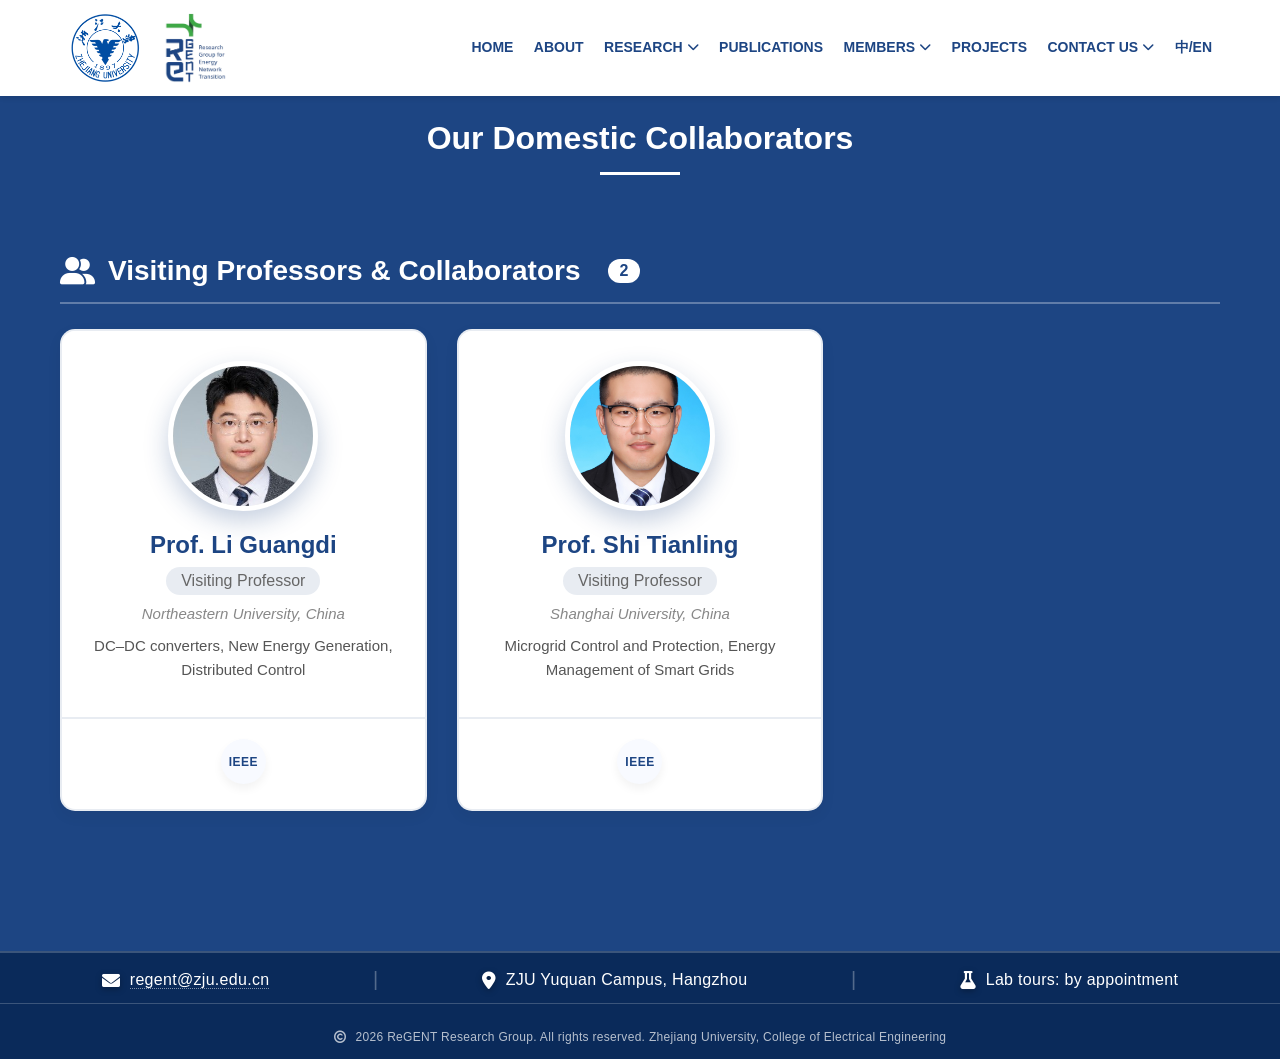
<file: domestic.html>
<!DOCTYPE html>
<html lang="en">
<head>
<meta charset="UTF-8">
<meta name="viewport" content="width=device-width, initial-scale=1">
<title>ReGENT Research Group - People</title>
<link rel="icon" type="image/x-icon" href="images/favicon.ico">
<link rel="stylesheet" type="text/css" href="style.css">
<link rel="stylesheet" href="https://cdnjs.cloudflare.com/ajax/libs/font-awesome/6.0.0/css/all.min.css">
<style>
/* ===== RESET & BASE STYLES ===== */
* {
  box-sizing: border-box;
  margin: 0;
  padding: 0;
}

body {
  margin: 0;
  padding-top: 80px;
  font-family: Verdana, sans-serif;
  background-color: #1d4583;
  min-height: 100vh;
  display: flex;
  flex-direction: column;
}

img {
  vertical-align: middle;
}

/* ===== PEOPLE PAGE STYLES ===== */
.people-container {
  max-width: 1200px;
  margin: 40px auto 50px;
  padding: 0 20px;
}

.people-section {
  margin-bottom: 50px;
  background: transparent;
  padding: 0;
}

.people-section h2 {
  font-size: 28px;
  color: white;
  margin: 0 0 25px 0;
  padding-bottom: 15px;
  border-bottom: 2px solid rgba(255,255,255,0.3);
  display: flex;
  align-items: center;
  gap: 12px;
}

.people-section h2 i {
  color: white;
  font-size: 28px;
  width: 36px;
}

.people-section h2 span {
  background: white;
  color: #1d4583;
  font-size: 16px;
  padding: 3px 12px;
  border-radius: 30px;
  margin-left: 15px;
}

/* Faculty and Visiting grid - 3 columns (BIGGER CARDS) */
.faculty-grid {
  display: grid;
  grid-template-columns: repeat(3, 1fr);
  gap: 30px;
  margin-top: 20px;
  align-items: stretch;
}

/* Faculty Card Wrapper */
.faculty-card-wrapper {
  display: flex;
  flex-direction: column;
  background: white;
  border-radius: 15px;
  border: 2px solid rgba(29, 69, 131, 0.1);
  transition: all 0.3s ease;
  position: relative;
  overflow: hidden;
  box-shadow: 0 5px 15px rgba(0,0,0,0.05);
  height: 100%;
}

.faculty-card-wrapper:hover {
  transform: translateY(-8px);
  box-shadow: 0 20px 40px rgba(29, 69, 131, 0.2);
  border-color: #1d4583;
}

.faculty-card-wrapper::before {
  content: '';
  position: absolute;
  top: 0;
  left: 0;
  right: 0;
  height: 5px;
  background: #1d4583;
  transform: scaleX(0);
  transition: transform 0.3s ease;
  z-index: 2;
}

.faculty-card-wrapper:hover::before {
  transform: scaleX(1);
}

.faculty-card-wrapper > a {
  text-decoration: none;
  display: block;
  width: 100%;
  flex: 1;
}

.faculty-card {
  background: white;
  padding: 30px 20px 20px 20px;
  display: flex;
  flex-direction: column;
  align-items: center;
  text-align: center;
  width: 100%;
  margin: 0 auto;
  height: 100%;
}

.faculty-image {
  width: 150px;
  height: 150px;
  border-radius: 50%;
  overflow: hidden;
  margin: 0 auto 20px auto;
  border: 5px solid white;
  box-shadow: 0 10px 25px rgba(29, 69, 131, 0.25);
  background: #f0f0f0;
  display: flex;
  align-items: center;
  justify-content: center;
}

.faculty-image img {
  width: 100%;
  height: 100%;
  object-fit: cover;
}

.faculty-image-placeholder {
  width: 100%;
  height: 100%;
  background: linear-gradient(135deg, #1d4583, #2a5aa8);
  color: white;
  font-size: 64px;
  font-weight: bold;
  display: flex;
  align-items: center;
  justify-content: center;
  text-transform: uppercase;
}

.faculty-name {
  font-size: 24px;
  font-weight: 600;
  color: #1d4583;
  margin: 0 0 8px 0;
  text-align: center;
  width: 100%;
}

.faculty-title {
  font-size: 16px;
  color: #666;
  margin: 0 auto 10px auto;
  font-weight: 500;
  background: rgba(29, 69, 131, 0.1);
  padding: 5px 15px;
  border-radius: 30px;
  display: inline-block;
  text-align: center;
}

.faculty-role {
  font-size: 15px;
  color: #888;
  margin: 0 auto 12px auto;
  font-style: italic;
  text-align: center;
  width: 100%;
}

.faculty-desc {
  font-size: 15px;
  color: #555;
  line-height: 1.6;
  margin: 0 auto 15px auto;
  padding: 0 10px;
  text-align: center;
  width: 100%;
  flex: 1;
}

.faculty-contact {
  display: flex;
  justify-content: center;
  gap: 15px;
  padding: 20px 20px 25px 20px;
  border-top: 2px solid rgba(29, 69, 131, 0.1);
  width: 100%;
  background: white;
  border-radius: 0 0 15px 15px;
  margin-top: auto;
}

/* Circle style for contact icons */
.faculty-contact a {
  color: #1d4583;
  font-size: 18px;
  width: 45px;
  height: 45px;
  border-radius: 50%;
  background: #f8faff;
  display: flex;
  align-items: center;
  justify-content: center;
  text-decoration: none;
  transition: all 0.3s ease;
  box-shadow: 0 5px 10px rgba(0,0,0,0.05);
}

.faculty-contact a:hover {
  background: #1d4583;
  color: white;
  transform: translateY(-3px);
  box-shadow: 0 10px 20px rgba(29, 69, 131, 0.3);
}

/* IEEE icon styling */
.faculty-contact a.ieee-icon {
  position: relative;
  font-family: 'Verdana', sans-serif;
  font-weight: bold;
  font-size: 14px;
}

.faculty-contact a.ieee-icon::before {
  content: "IEEE";
  font-size: 12px;
  font-weight: bold;
  letter-spacing: 0.5px;
}

/* Responsive */
@media (max-width: 1100px) {
  .faculty-grid {
    grid-template-columns: repeat(2, 1fr);
  }
  .students-grid {
    grid-template-columns: repeat(4, 1fr);
  }
  .graduated-grid {
    grid-template-columns: repeat(4, 1fr);
  }
}

@media (max-width: 800px) {
  .faculty-grid {
    grid-template-columns: repeat(2, 1fr);
  }
  .students-grid {
    grid-template-columns: repeat(3, 1fr);
  }
  .graduated-grid {
    grid-template-columns: repeat(3, 1fr);
  }
}

@media (max-width: 600px) {
  .faculty-grid {
    grid-template-columns: 1fr;
  }
  .students-grid {
    grid-template-columns: repeat(2, 1fr);
  }
  .graduated-grid {
    grid-template-columns: repeat(2, 1fr);
  }
  .people-section h2 {
    font-size: 24px;
  }
}

@media (max-width: 400px) {
  .students-grid {
    grid-template-columns: 1fr;
  }
  .graduated-grid {
    grid-template-columns: 1fr;
  }
}
  }
</style>
</head>
<body>

<div class="site-header">
  <nav>
    <a href="https://www.zju.edu.cn/"><img src="images/zju_logo.png" alt="ZJU Logo" class="zju-logo"></a>
    <a href="index.html"><img src="images/regent_logo.png" alt="Regent Logo" class="regent-logo"></a>
    <div class="nav-links">
      <ul>
        <li><a href="index.html">HOME</a></li>
        <li><a href="about.html">ABOUT</a></li>
        
        <!-- RESEARCH with Dropdown -->
        <li class="dropdown">
          <a href="research.html" class="dropdown-toggle">RESEARCH <i class="fas fa-chevron-down"></i></a>
          <ul class="dropdown-menu">
            <li><a href="research.html#smart-grids">Smart Grids & Microgrids</a></li>
            <li><a href="research.html#stability">Inverter Stability & Grid Forming Control</a></li>
            <li><a href="research.html#topologies">Converter Topologies</a></li>
            <li><a href="research.html#transportation">Electrified Transportation & Charging Interfaces</a></li>
            <li><a href="research.html#power-info">Power & Information Transfer</a></li>
            <li><a href="research.html#reliability">Reliability, Diagnostics & Power Quality</a></li>
          </ul>
        </li>
        
        <li><a href="publication.html">PUBLICATIONS</a></li>
        		
        <li class="dropdown">
			<a class="dropdown-toggle">MEMBERS<i class="fas fa-chevron-down"></i></a>
			<ul class="dropdown-menu">
				<li><a href="faculty.html">Faculty Members</a></li>
				<li><a href="inter.html">International Collaborators</a></li>
				<li><a href="domestic.html">Domestic Collaborators</a></li>
				<li><a href="student.html">Students</a></li>
				<li><a href="gallery.html">Gallery</a></li>
			</ul>
		</li>
		
        <li><a href="project.html">PROJECTS</a></li>
        <li class="dropdown">
          <a href="contact.html" class="dropdown-toggle">CONTACT US<i class="fas fa-chevron-down"></i></a>
          <ul class="dropdown-menu">
            <li><a href="recruitment.html">RECRUITMENT</a></li>
            <li><a href="collaboration.html">COLLABORATION</a></li>
          </ul>
        </li>
        <li><a href="">中/EN</a></li>
      </ul>
    </div>
  </nav>
</div>

<!-- Page Header -->
<div class="page-header">
  <h1>Our Domestic Collaborators</h1>
  <p></p>
</div>

<div class="people-container">  
  <!-- Visiting Professors Section -->
  <div class="people-section" id="visiting-section">
    <h2>
      <i class="fas fa-user-friends"></i> Visiting Professors & Collaborators
      <span>2</span>
    </h2>
    <div class="faculty-grid">
      
      <!-- Prof. Li Guangdi-->
      <div class="faculty-card-wrapper">
		<a href="http://faculty.neu.edu.cn/liguangdi/en/index.htm" target="_blank">
		  <div class="faculty-card">
			<div class="faculty-image">
             <img src="member/prof_liguangdi.jpg" alt="Prof. Li Guangdi">
			</div>
			<h3 class="faculty-name">Prof. Li Guangdi</h3>
			<div class="faculty-title">Visiting Professor</div>
			<div class="faculty-role">Northeastern University, China</div>
			<div class="faculty-desc">
				DC–DC converters, New Energy Generation, Distributed Control
			</div>
			</div>
		</a>
        <div class="faculty-contact">
          <a href="https://ieeexplore.ieee.org/author/37086182049" target="_blank" onclick="event.stopPropagation();" title="IEEE" class="ieee-icon"></a>
        </div>
      </div>
	  
	 	<!-- Prof. Shi Tianling  -->
      <div class="faculty-card-wrapper">
        <a href="https://auto.shu.edu.cn/info/1347/81002.htm" target="_blank">
          <div class="faculty-card">
            <div class="faculty-image">
              <img src="member/prof_shi_tianling.jpg" alt="Prof. Shi Tianling">
            </div>
            <h3 class="faculty-name">Prof. Shi Tianling</h3>
            <div class="faculty-title">Visiting Professor</div>
            <div class="faculty-role">Shanghai University, China</div>
            <div class="faculty-desc">
              Microgrid Control and Protection, Energy Management of Smart Grids
            </div>
          </div>
        </a>
        <div class="faculty-contact">
          <a href="https://ieeexplore.ieee.org/author/37088453228" target="_blank" onclick="event.stopPropagation();" title="IEEE" class="ieee-icon"></a>
        </div>
      </div> 
	  
    </div>
  </div>
</div>

<!-- Quick Contact Strip -->
<div class="contact-strip">
  <div class="contact-container">
    <div class="contact-item">
      <i class="fas fa-envelope contact-icon"></i>
      <span class="contact-text">
        <a href="mailto:regent@zju.edu.cn">regent@zju.edu.cn</a>
      </span>
    </div>
    <span class="contact-divider">|</span>
    <div class="contact-item">
      <i class="fas fa-map-marker-alt contact-icon"></i>
      <span class="contact-text">ZJU Yuquan Campus, Hangzhou</span>
    </div>
    <span class="contact-divider">|</span>
    <div class="contact-item">
      <i class="fas fa-flask contact-icon"></i>
      <span class="contact-text">Lab tours: by appointment</span>
    </div>
  </div>
  <div class="copyright-row">
    <div class="contact-container">
      <div class="copyright-text">
        <br>
        <i class="far fa-copyright"></i> 2026 ReGENT Research Group. All rights reserved. 
        Zhejiang University, College of Electrical Engineering
      </div>
    </div>
  </div>
</div>
</body>
</html>
</file>
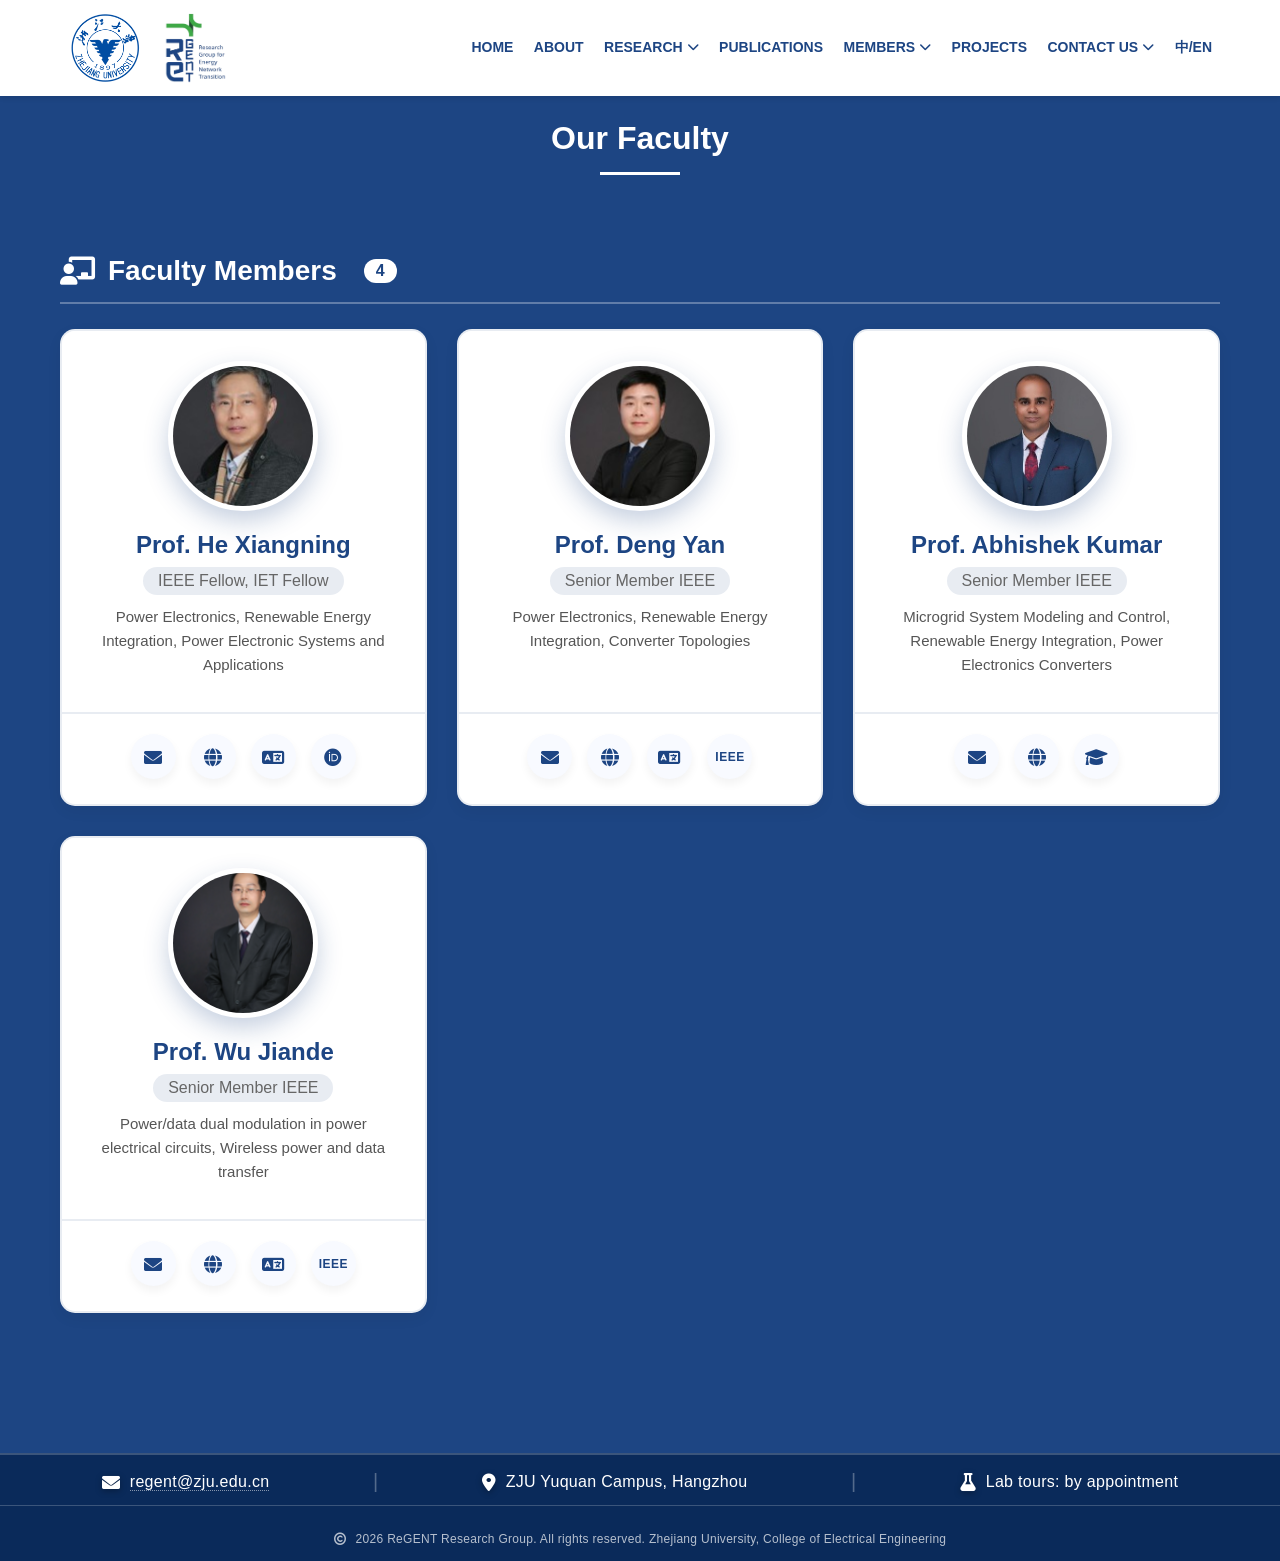
<file: faculty.html>
<!DOCTYPE html>
<html lang="en">
<head>
<meta charset="UTF-8">
<meta name="viewport" content="width=device-width, initial-scale=1">
<title>ReGENT Research Group - People</title>
<link rel="icon" type="image/x-icon" href="images/favicon.ico">
<link rel="stylesheet" type="text/css" href="style.css">
<link rel="stylesheet" href="https://cdnjs.cloudflare.com/ajax/libs/font-awesome/6.0.0/css/all.min.css">
<style>
/* ===== RESET & BASE STYLES ===== */
* {
  box-sizing: border-box;
  margin: 0;
  padding: 0;
}

body {
  margin: 0;
  padding-top: 80px;
  font-family: Verdana, sans-serif;
  background-color: #1d4583;
  min-height: 100vh;
  display: flex;
  flex-direction: column;
}

img {
  vertical-align: middle;
}

/* ===== PEOPLE PAGE STYLES ===== */
.people-container {
  max-width: 1200px;
  margin: 40px auto 50px;
  padding: 0 20px;
}

.people-section {
  margin-bottom: 50px;
  background: transparent;
  padding: 0;
}

.people-section h2 {
  font-size: 28px;
  color: white;
  margin: 0 0 25px 0;
  padding-bottom: 15px;
  border-bottom: 2px solid rgba(255,255,255,0.3);
  display: flex;
  align-items: center;
  gap: 12px;
}

.people-section h2 i {
  color: white;
  font-size: 28px;
  width: 36px;
}

.people-section h2 span {
  background: white;
  color: #1d4583;
  font-size: 16px;
  padding: 3px 12px;
  border-radius: 30px;
  margin-left: 15px;
}

/* Faculty and Visiting grid - 3 columns (BIGGER CARDS) */
.faculty-grid {
  display: grid;
  grid-template-columns: repeat(3, 1fr);
  gap: 30px;
  margin-top: 20px;
  align-items: stretch;
}

/* Faculty Card Wrapper */
.faculty-card-wrapper {
  display: flex;
  flex-direction: column;
  background: white;
  border-radius: 15px;
  border: 2px solid rgba(29, 69, 131, 0.1);
  transition: all 0.3s ease;
  position: relative;
  overflow: hidden;
  box-shadow: 0 5px 15px rgba(0,0,0,0.05);
  height: 100%;
}

.faculty-card-wrapper:hover {
  transform: translateY(-8px);
  box-shadow: 0 20px 40px rgba(29, 69, 131, 0.2);
  border-color: #1d4583;
}

.faculty-card-wrapper::before {
  content: '';
  position: absolute;
  top: 0;
  left: 0;
  right: 0;
  height: 5px;
  background: #1d4583;
  transform: scaleX(0);
  transition: transform 0.3s ease;
  z-index: 2;
}

.faculty-card-wrapper:hover::before {
  transform: scaleX(1);
}

.faculty-card-wrapper > a {
  text-decoration: none;
  display: block;
  width: 100%;
  flex: 1;
}

.faculty-card {
  background: white;
  padding: 30px 20px 20px 20px;
  display: flex;
  flex-direction: column;
  align-items: center;
  text-align: center;
  width: 100%;
  margin: 0 auto;
  height: 100%;
}

.faculty-image {
  width: 150px;
  height: 150px;
  border-radius: 50%;
  overflow: hidden;
  margin: 0 auto 20px auto;
  border: 5px solid white;
  box-shadow: 0 10px 25px rgba(29, 69, 131, 0.25);
  background: #f0f0f0;
  display: flex;
  align-items: center;
  justify-content: center;
}

.faculty-image img {
  width: 100%;
  height: 100%;
  object-fit: cover;
}

.faculty-image-placeholder {
  width: 100%;
  height: 100%;
  background: linear-gradient(135deg, #1d4583, #2a5aa8);
  color: white;
  font-size: 64px;
  font-weight: bold;
  display: flex;
  align-items: center;
  justify-content: center;
  text-transform: uppercase;
}

.faculty-name {
  font-size: 24px;
  font-weight: 600;
  color: #1d4583;
  margin: 0 0 8px 0;
  text-align: center;
  width: 100%;
}

.faculty-title {
  font-size: 16px;
  color: #666;
  margin: 0 auto 10px auto;
  font-weight: 500;
  background: rgba(29, 69, 131, 0.1);
  padding: 5px 15px;
  border-radius: 30px;
  display: inline-block;
  text-align: center;
}

.faculty-role {
  font-size: 15px;
  color: #888;
  margin: 0 auto 12px auto;
  font-style: italic;
  text-align: center;
  width: 100%;
}

.faculty-desc {
  font-size: 15px;
  color: #555;
  line-height: 1.6;
  margin: 0 auto 15px auto;
  padding: 0 10px;
  text-align: center;
  width: 100%;
  flex: 1;
}

.faculty-contact {
  display: flex;
  justify-content: center;
  gap: 15px;
  padding: 20px 20px 25px 20px;
  border-top: 2px solid rgba(29, 69, 131, 0.1);
  width: 100%;
  background: white;
  border-radius: 0 0 15px 15px;
  margin-top: auto;
}

/* Circle style for contact icons */
.faculty-contact a {
  color: #1d4583;
  font-size: 18px;
  width: 45px;
  height: 45px;
  border-radius: 50%;
  background: #f8faff;
  display: flex;
  align-items: center;
  justify-content: center;
  text-decoration: none;
  transition: all 0.3s ease;
  box-shadow: 0 5px 10px rgba(0,0,0,0.05);
}

.faculty-contact a:hover {
  background: #1d4583;
  color: white;
  transform: translateY(-3px);
  box-shadow: 0 10px 20px rgba(29, 69, 131, 0.3);
}

/* IEEE icon styling */
.faculty-contact a.ieee-icon {
  position: relative;
  font-family: 'Verdana', sans-serif;
  font-weight: bold;
  font-size: 14px;
}

.faculty-contact a.ieee-icon::before {
  content: "IEEE";
  font-size: 12px;
  font-weight: bold;
  letter-spacing: 0.5px;
}

/* Responsive */
@media (max-width: 1100px) {
  .faculty-grid {
    grid-template-columns: repeat(2, 1fr);
  }
  .students-grid {
    grid-template-columns: repeat(4, 1fr);
  }
  .graduated-grid {
    grid-template-columns: repeat(4, 1fr);
  }
}

@media (max-width: 800px) {
  .faculty-grid {
    grid-template-columns: repeat(2, 1fr);
  }
  .students-grid {
    grid-template-columns: repeat(3, 1fr);
  }
  .graduated-grid {
    grid-template-columns: repeat(3, 1fr);
  }
}

@media (max-width: 600px) {
  .faculty-grid {
    grid-template-columns: 1fr;
  }
  .students-grid {
    grid-template-columns: repeat(2, 1fr);
  }
  .graduated-grid {
    grid-template-columns: repeat(2, 1fr);
  }
  .people-section h2 {
    font-size: 24px;
  }
}

@media (max-width: 400px) {
  .students-grid {
    grid-template-columns: 1fr;
  }
  .graduated-grid {
    grid-template-columns: 1fr;
  }
}
  }
</style>
</head>
<body>

<div class="site-header">
  <nav>
    <a href="https://www.zju.edu.cn/"><img src="images/zju_logo.png" alt="ZJU Logo" class="zju-logo"></a>
    <a href="index.html"><img src="images/regent_logo.png" alt="Regent Logo" class="regent-logo"></a>
    <div class="nav-links">
      <ul>
        <li><a href="index.html">HOME</a></li>
        <li><a href="about.html">ABOUT</a></li>
        
        <!-- RESEARCH with Dropdown -->
        <li class="dropdown">
          <a href="research.html" class="dropdown-toggle">RESEARCH <i class="fas fa-chevron-down"></i></a>
          <ul class="dropdown-menu">
            <li><a href="research.html#smart-grids">Smart Grids & Microgrids</a></li>
            <li><a href="research.html#stability">Inverter Stability & Grid Forming Control</a></li>
            <li><a href="research.html#topologies">Converter Topologies</a></li>
            <li><a href="research.html#transportation">Electrified Transportation & Charging Interfaces</a></li>
            <li><a href="research.html#power-info">Power & Information Transfer</a></li>
            <li><a href="research.html#reliability">Reliability, Diagnostics & Power Quality</a></li>
          </ul>
        </li>
        
        <li><a href="publication.html">PUBLICATIONS</a></li>
        		
        <li class="dropdown">
			<a class="dropdown-toggle">MEMBERS<i class="fas fa-chevron-down"></i></a>
			<ul class="dropdown-menu">
				<li><a href="faculty.html">Faculty Members</a></li>
				<li><a href="inter.html">International Collaborators</a></li>
				<li><a href="domestic.html">Domestic Collaborators</a></li>
				<li><a href="student.html">Students</a></li>
				<li><a href="gallery.html">Gallery</a></li>
			</ul>
		</li>
		
        <li><a href="project.html">PROJECTS</a></li>
        <li class="dropdown">
          <a href="contact.html" class="dropdown-toggle">CONTACT US<i class="fas fa-chevron-down"></i></a>
          <ul class="dropdown-menu">
            <li><a href="recruitment.html">RECRUITMENT</a></li>
            <li><a href="collaboration.html">COLLABORATION</a></li>
          </ul>
        </li>
        <li><a href="">中/EN</a></li>
      </ul>
    </div>
  </nav>
</div>

<!-- Page Header -->
<div class="page-header">
  <h1>Our Faculty</h1>
  <p></p>
</div>

<div class="people-container">
      
     <!-- Faculty Section -->
<div class="people-section" id="faculty-section">
  <h2>
    <i class="fas fa-chalkboard-teacher"></i> Faculty Members
    <span>4</span>
  </h2>
  <div class="faculty-grid">
    
    <!-- Faculty 1 - Prof. He Xiangning (IEEE Fellow, IET Fellow) -->
    <div class="faculty-card-wrapper">
      <a href="https://person.zju.edu.cn/en/ProfDrXiangningHe" target="_blank">
        <div class="faculty-card">
          <div class="faculty-image">
            <img src="member/prof_he_xiangning.jpg" alt="Prof. He Xiangning">
          </div>
          <h3 class="faculty-name">Prof. He Xiangning</h3>
          <div class="faculty-title">IEEE Fellow, IET Fellow</div>
          <div class="faculty-desc">
            Power Electronics, Renewable Energy Integration, Power Electronic Systems and Applications
          </div>
        </div>
      </a>
      <div class="faculty-contact">
        <a href="mailto:hxn@zju.edu.cn" onclick="event.stopPropagation();" title="Email"><i class="fas fa-envelope"></i></a>
        <a href="https://person.zju.edu.cn/en/ProfDrXiangningHe" target="_blank" onclick="event.stopPropagation();" title="Personal Page (English)"><i class="fas fa-globe"></i></a>
        <a href="https://person.zju.edu.cn/ProfDrXiangningHe" target="_blank" onclick="event.stopPropagation();" title="Personal Page (Chinese)"><i class="fas fa-language"></i></a>
        <a href="https://orcid.org/0000-0002-0953-0097" target="_blank" onclick="event.stopPropagation();" title="ORCID"><i class="fab fa-orcid"></i></a>
      </div>
    </div>
    
    <!-- Faculty 2 - Prof. Deng Yan (Senior Member IEEE) -->
    <div class="faculty-card-wrapper">
      <a href="https://person.zju.edu.cn/en/0000146/831666.html" target="_blank">
        <div class="faculty-card">
          <div class="faculty-image">
             <img src="member/prof_deng_yan.jpg" alt="Prof. Deng Yan">
          </div>
          <h3 class="faculty-name">Prof. Deng Yan</h3>
          <div class="faculty-title">Senior Member IEEE</div>
          <div class="faculty-desc">
            Power Electronics, Renewable Energy Integration, Converter Topologies
          </div>
        </div>
      </a>
      <div class="faculty-contact">
        <a href="mailto:dengyan@zju.edu.cn" onclick="event.stopPropagation();" title="Email"><i class="fas fa-envelope"></i></a>
        <a href="https://person.zju.edu.cn/en/0000146/831666.html" target="_blank" onclick="event.stopPropagation();" title="Personal Page (English)"><i class="fas fa-globe"></i></a>
        <a href="https://person.zju.edu.cn/dengyan" target="_blank" onclick="event.stopPropagation();" title="Personal Page (Chinese)"><i class="fas fa-language"></i></a>
        <a href="https://ieeexplore.ieee.org/author/37280288100" target="_blank" onclick="event.stopPropagation();" title="IEEE" class="ieee-icon"></a>
      </div>
    </div>
    
    <!-- Faculty 3 - Dr. Abhishek Kumar (Senior Member IEEE) -->
    <div class="faculty-card-wrapper">
      <a href="https://person.zju.edu.cn/en/abhi" target="_blank">
        <div class="faculty-card">
          <div class="faculty-image">
             <img src="member/prof_abhi.jpg" alt="Prof. Abhishek Kumar">
          </div>
          <h3 class="faculty-name">Prof. Abhishek Kumar</h3>
          <div class="faculty-title">Senior Member IEEE</div>
          <div class="faculty-desc">
            Microgrid System Modeling and Control, Renewable Energy Integration, Power Electronics Converters
          </div>
        </div>
      </a>
      <div class="faculty-contact">
        <a href="mailto:abhi@zju.edu.cn" onclick="event.stopPropagation();" title="Email"><i class="fas fa-envelope"></i></a>
        <a href="https://person.zju.edu.cn/en/abhi" target="_blank" onclick="event.stopPropagation();" title="Personal Page"><i class="fas fa-globe"></i></a>
        <a href="https://scholar.google.com/citations?user=iciKwsMAAAAJ&hl=en" target="_blank" onclick="event.stopPropagation();" title="Google Scholar"><i class="fas fa-graduation-cap"></i></a>
      </div>
    </div>
    
	<!-- Faculty 4 - Prof. Wu Jiande (Senior Member IEEE) -->
	<div class="faculty-card-wrapper">
      <a href="https://person.zju.edu.cn/en/eewujiande" target="_blank">
        <div class="faculty-card">
          <div class="faculty-image">
             <img src="member/prof_wujiande.png" alt="Prof. Wu Jiande">
          </div>
          <h3 class="faculty-name">Prof. Wu Jiande</h3>
          <div class="faculty-title">Senior Member IEEE</div>
          <div class="faculty-desc">
            Power/data dual modulation in power electrical circuits, Wireless power and data transfer
          </div>
        </div>
      </a>
      <div class="faculty-contact">
        <a href="mailto:w94780101@126.com" onclick="event.stopPropagation();" title="Email"><i class="fas fa-envelope"></i></a>
        <a href="https://person.zju.edu.cn/en/eewujiande" target="_blank" onclick="event.stopPropagation();" title="Personal Page"><i class="fas fa-globe"></i></a>
		<a href="https://person.zju.edu.cn/eewujiande" target="_blank" onclick="event.stopPropagation();" title="Personal Page (Chinese)"><i class="fas fa-language"></i></a>
		<a href="https://ieeexplore.ieee.org/author/37291835000" target="_blank" onclick="event.stopPropagation();" title="IEEE" class="ieee-icon"></a>
      </div>
    </div>
  </div>
</div>
</div>

<!-- Quick Contact Strip -->
<div class="contact-strip">
  <div class="contact-container">
    <div class="contact-item">
      <i class="fas fa-envelope contact-icon"></i>
      <span class="contact-text">
        <a href="mailto:regent@zju.edu.cn">regent@zju.edu.cn</a>
      </span>
    </div>
    <span class="contact-divider">|</span>
    <div class="contact-item">
      <i class="fas fa-map-marker-alt contact-icon"></i>
      <span class="contact-text">ZJU Yuquan Campus, Hangzhou</span>
    </div>
    <span class="contact-divider">|</span>
    <div class="contact-item">
      <i class="fas fa-flask contact-icon"></i>
      <span class="contact-text">Lab tours: by appointment</span>
    </div>
  </div>
  <div class="copyright-row">
    <div class="contact-container">
      <div class="copyright-text">
        <br>
        <i class="far fa-copyright"></i> 2026 ReGENT Research Group. All rights reserved. 
        Zhejiang University, College of Electrical Engineering
      </div>
    </div>
  </div>
</div>
</body>
</html>
</file>
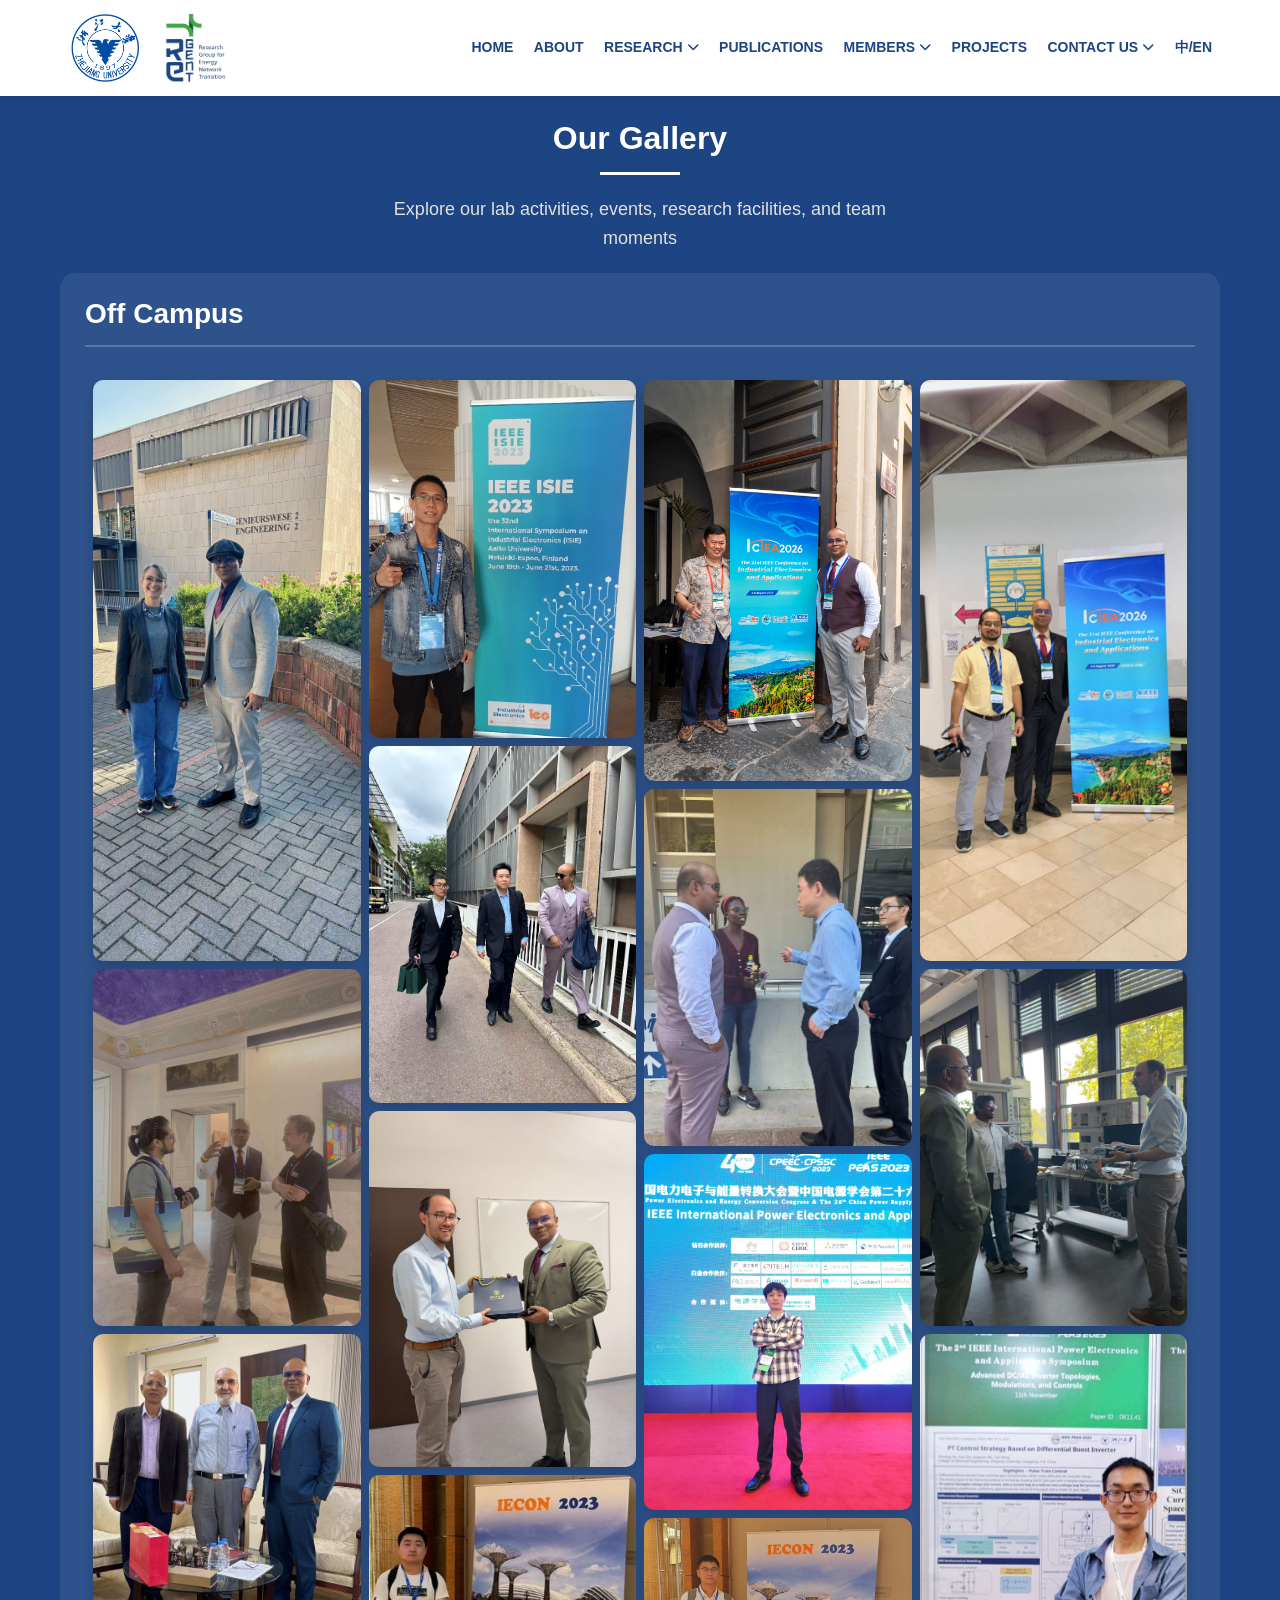
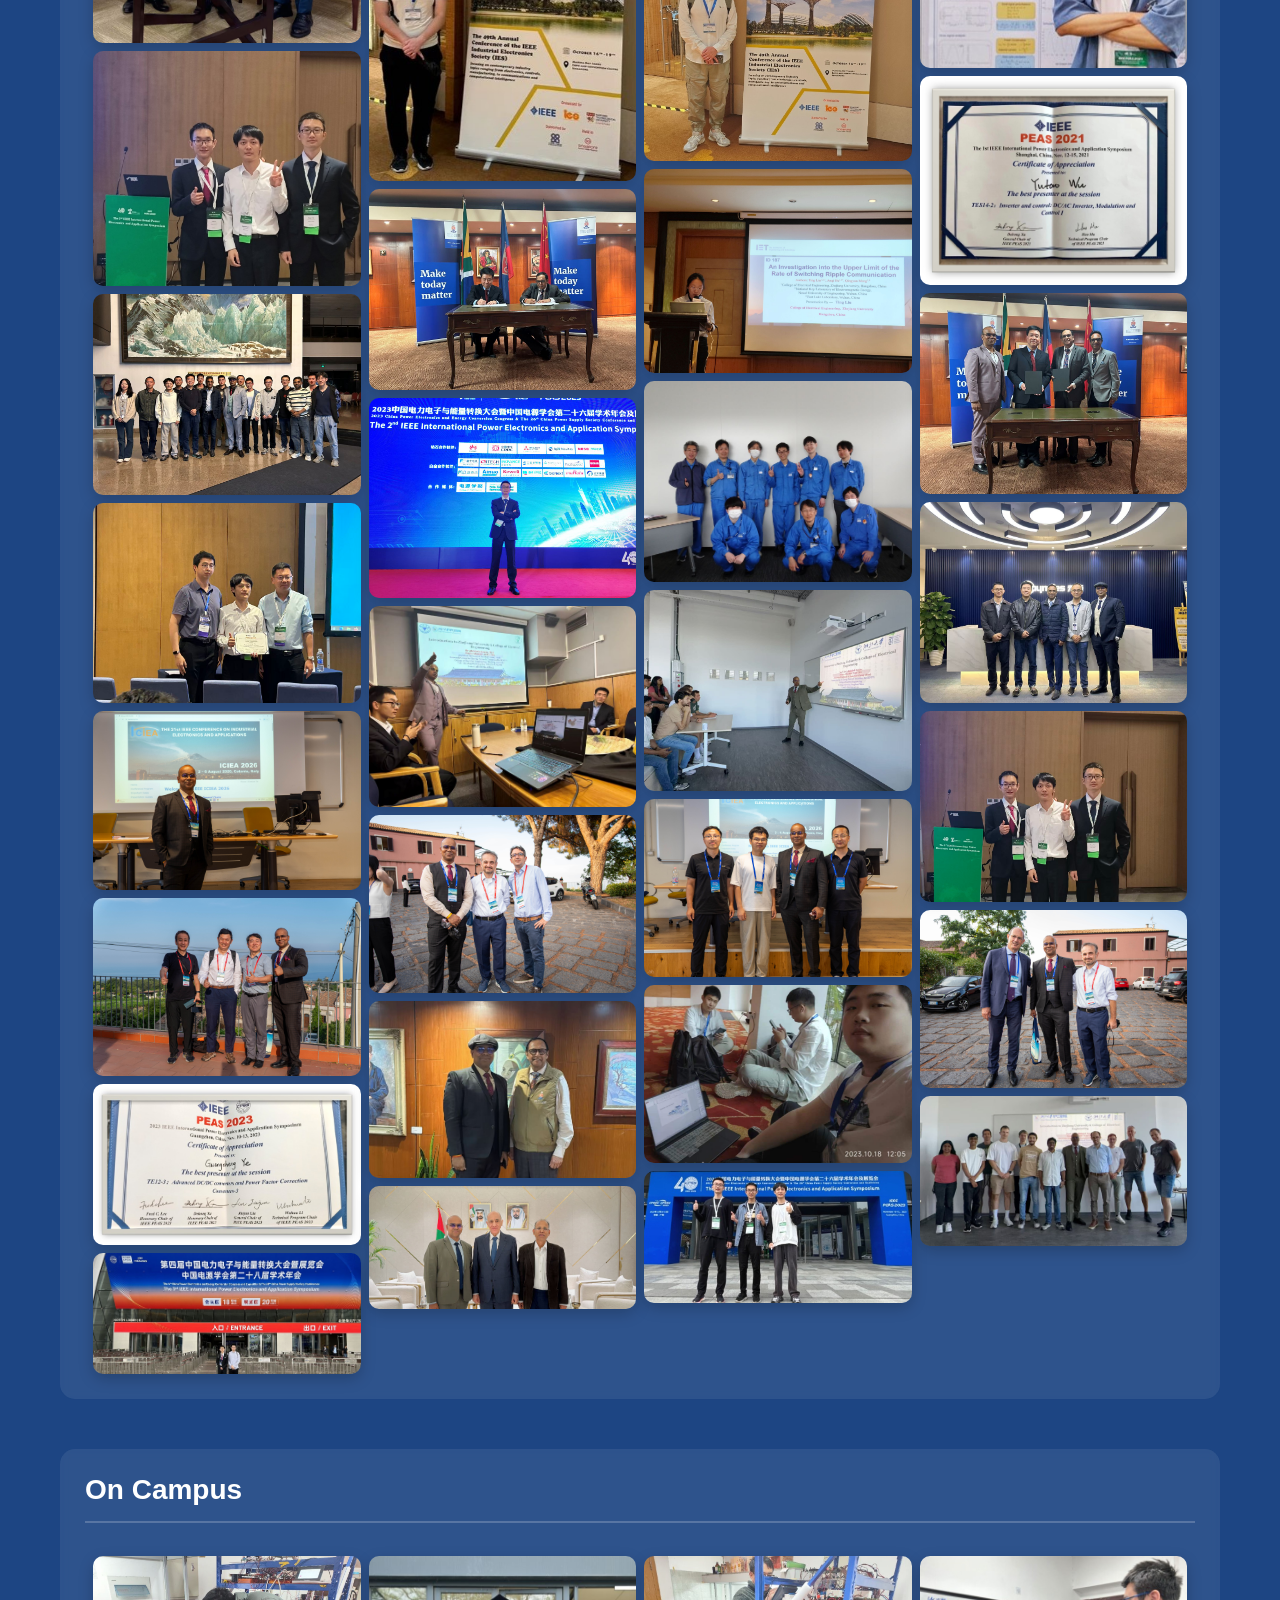
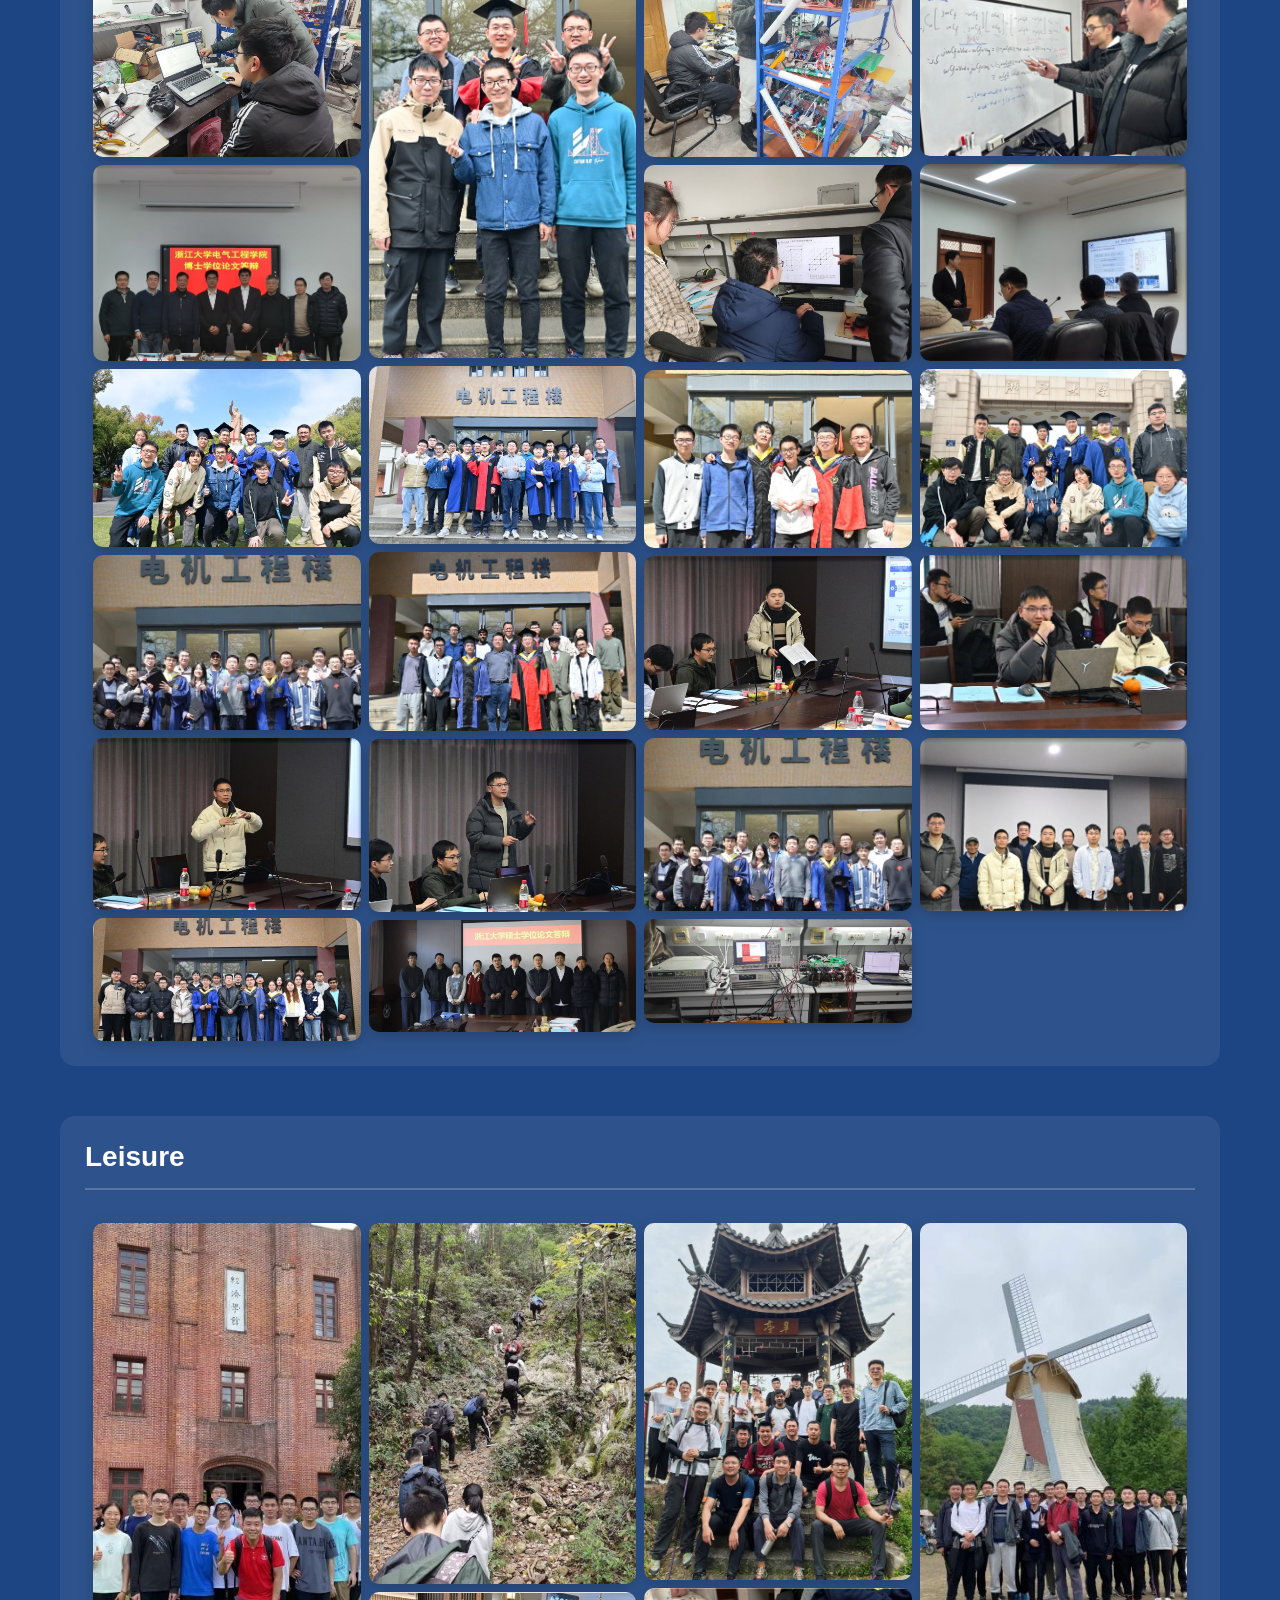
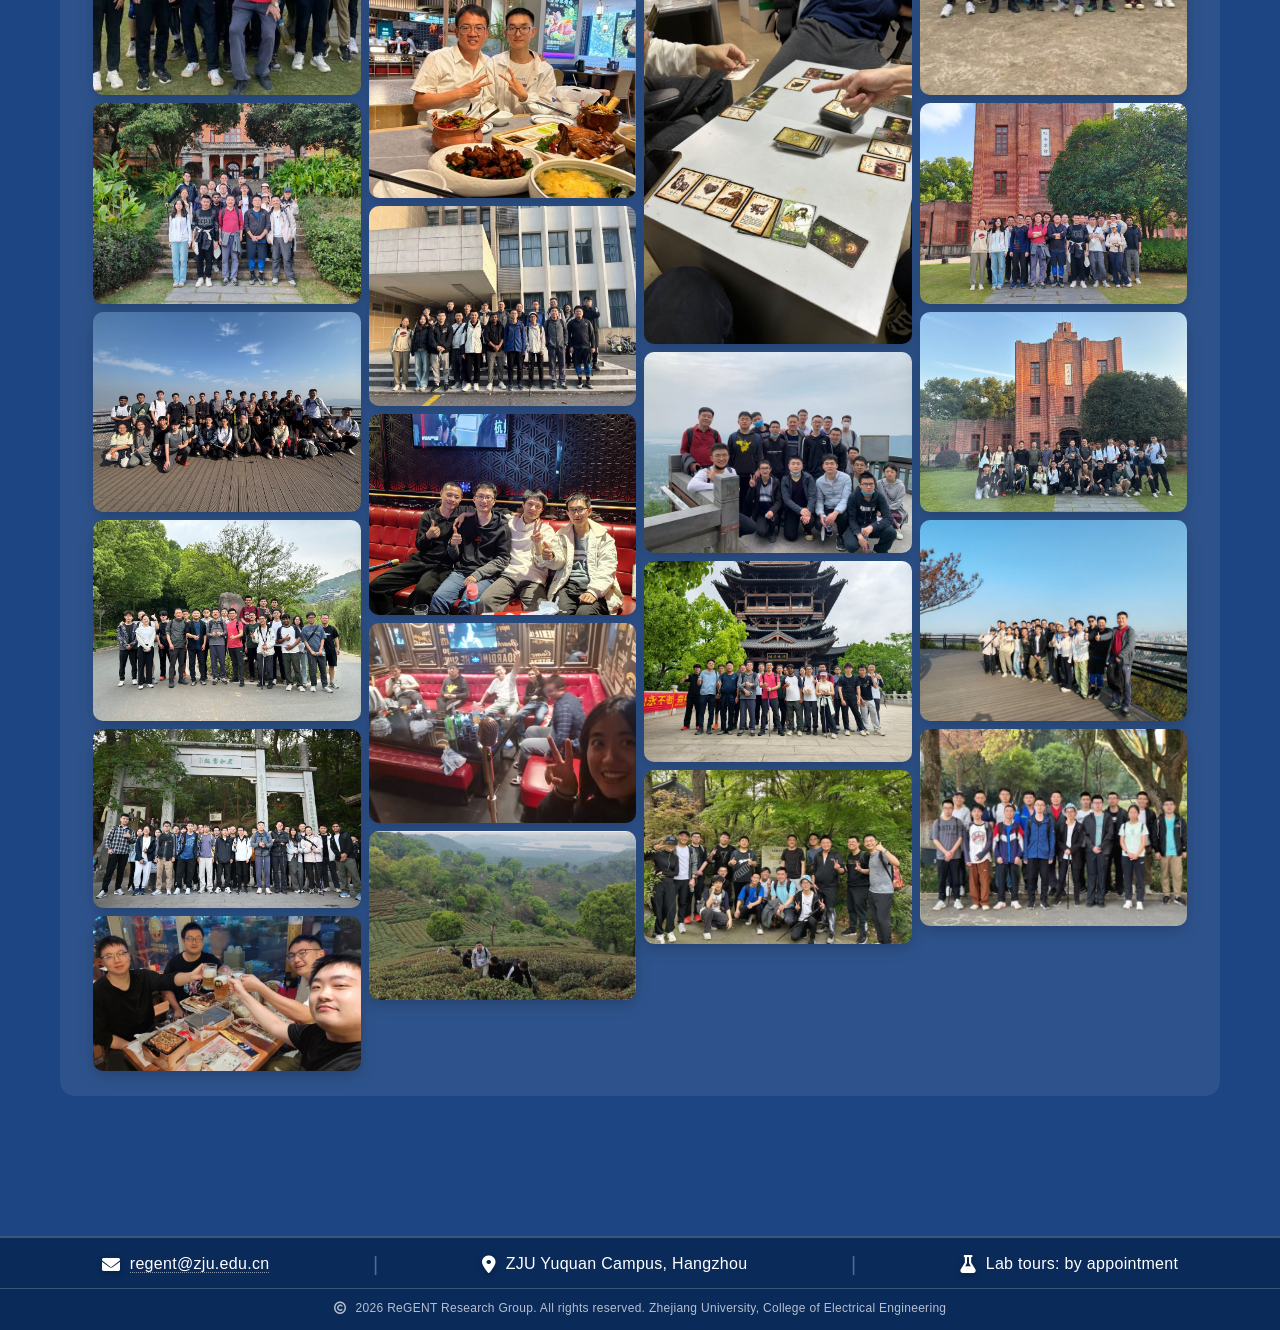
<file: gallery.html>
<!DOCTYPE html>
<html lang="en">
<head>
<meta charset="UTF-8">
<meta name="viewport" content="width=device-width, initial-scale=1">
<title>ReGENT Research Group - Gallery</title>
<link rel="icon" type="image/x-icon" href="images/favicon.ico">
<link rel="stylesheet" type="text/css" href="style.css">
<link rel="stylesheet" href="https://cdnjs.cloudflare.com/ajax/libs/font-awesome/6.0.0/css/all.min.css">
<style>
/* ===== RESET & BASE STYLES ===== */
* {
  box-sizing: border-box;
  margin: 0;
  padding: 0;
}

body {
  margin: 0;
  padding-top: 80px;
  font-family: Verdana, sans-serif;
  background-color: #1d4583;
  min-height: 100vh;
  display: flex;
  flex-direction: column;
}

img {
  vertical-align: middle;
}

/* ===== GALLERY ===== */
.gallery-container {
  max-width: 1200px;
  margin: 0 auto;
  padding: 0 20px 50px;
}

.gallery-section {
  margin-bottom: 50px;
  background: rgba(255, 255, 255, 0.08);
  padding: 25px;
  border-radius: 15px;
  backdrop-filter: blur(5px);
}

.gallery-section h2 {
  font-size: 28px;
  color: white;
  margin: 0 0 25px 0;
  padding-bottom: 15px;
  border-bottom: 2px solid rgba(255,255,255,0.2);
  display: flex;
  align-items: center;
  gap: 12px;
}

.gallery-section h2 .badge {
  background: white;
  color: #1d4583;
  font-size: 14px;
  padding: 2px 12px;
  border-radius: 30px;
  margin-left: 10px;
}

/* Photo Grid */
.row {
  display: -ms-flexbox;
  display: flex;
  -ms-flex-wrap: wrap;
  flex-wrap: wrap;
  padding: 0 4px;
}

.column {
  -ms-flex: 25%;
  flex: 25%;
  max-width: 25%;
  padding: 0 4px;
}

.column img {
  margin-top: 8px;
  vertical-align: middle;
  width: 100%;
  border-radius: 10px;
  transition: transform 0.3s ease, box-shadow 0.3s ease;
  box-shadow: 0 5px 15px rgba(0,0,0,0.2);
  cursor: pointer;
}

.column img:hover {
  transform: scale(1.02);
  box-shadow: 0 10px 30px rgba(0,0,0,0.3);
}

/* ===== RESPONSIVE ===== */
@media screen and (max-width: 800px) {
  .column {
    -ms-flex: 50%;
    flex: 50%;
    max-width: 50%;
  }
  
  .gallery-section {
    padding: 15px;
  }
  
  .gallery-section h2 {
    font-size: 22px;
  }
}

@media screen and (max-width: 600px) {
  .column {
    -ms-flex: 100%;
    flex: 100%;
    max-width: 100%;
  }
  
  .page-header h1 {
    font-size: 28px;
  }
  
  .page-header p {
    font-size: 16px;
  }
  
  .gallery-section {
    padding: 10px;
  }
  
  .gallery-section h2 {
    font-size: 18px;
  }
  
  .contact-container {
    flex-direction: column;
    gap: 10px;
  }
  
  .contact-divider {
    display: none;
  }
  
  .nav-links ul {
    gap: 5px;
  }
  
  .nav-links ul li a {
    font-size: 11px;
    padding: 5px 8px;
  }
}
</style>
</head>
<body>
<div class="site-header">
  <nav>
    <a href="https://www.zju.edu.cn/"><img src="images/zju_logo.png" alt="ZJU Logo" class="zju-logo"></a>
    <a href="index.html"><img src="images/regent_logo.png" alt="Regent Logo" class="regent-logo"></a>
    <div class="nav-links">
      <ul>
        <li><a href="index.html">HOME</a></li>
        <li><a href="about.html">ABOUT</a></li>
        
        <!-- RESEARCH with Dropdown -->
        <li class="dropdown">
          <a href="research.html" class="dropdown-toggle">RESEARCH <i class="fas fa-chevron-down"></i></a>
          <ul class="dropdown-menu">
            <li><a href="research.html#smart-grids">Smart Grids & Microgrids</a></li>
            <li><a href="research.html#stability">Inverter Stability & Grid Forming Control</a></li>
            <li><a href="research.html#topologies">Converter Topologies</a></li>
            <li><a href="research.html#transportation">Electrified Transportation & Charging Interfaces</a></li>
            <li><a href="research.html#power-info">Power & Information Transfer</a></li>
            <li><a href="research.html#reliability">Reliability, Diagnostics & Power Quality</a></li>
          </ul>
        </li>
        
        <li><a href="publication.html">PUBLICATIONS</a></li>
                		
        <li class="dropdown">
			<a class="dropdown-toggle">MEMBERS<i class="fas fa-chevron-down"></i></a>
			<ul class="dropdown-menu">
				<li><a href="faculty.html">Faculty Members</a></li>
				<li><a href="inter.html">International Collaborators</a></li>
				<li><a href="domestic.html">Domestic Collaborators</a></li>
				<li><a href="student.html">Students</a></li>
				<li><a href="gallery.html">Gallery</a></li>
			</ul>
		</li>
		
        <li><a href="project.html">PROJECTS</a></li>
        <li class="dropdown">
          <a href="contact.html" class="dropdown-toggle">CONTACT US<i class="fas fa-chevron-down"></i></a>
          <ul class="dropdown-menu">
            <li><a href="recruitment.html">RECRUITMENT</a></li>
            <li><a href="collaboration.html">COLLABORATION</a></li>
          </ul>
        </li>
        <li><a href="">中/EN</a></li>
      </ul>
    </div>
  </nav>
</div>

<div class="page-header">
  <h1>Our Gallery</h1>
  <p>Explore our lab activities, events, research facilities, and team moments</p>
</div>

<div class="gallery-container" id="galleryContainer">
</div>

<div class="contact-strip">
  <div class="contact-container">
    <div class="contact-item">
      <i class="fas fa-envelope contact-icon"></i>
      <span class="contact-text"><a href="mailto:regent@zju.edu.cn">regent@zju.edu.cn</a></span>
    </div>
    <span class="contact-divider">|</span>
    <div class="contact-item">
      <i class="fas fa-map-marker-alt contact-icon"></i>
      <span class="contact-text">ZJU Yuquan Campus, Hangzhou</span>
    </div>
    <span class="contact-divider">|</span>
    <div class="contact-item">
      <i class="fas fa-flask contact-icon"></i>
      <span class="contact-text">Lab tours: by appointment</span>
    </div>
  </div>
  <div class="copyright-row">
    <div class="contact-container">
      <div class="copyright-text">
        <i class="far fa-copyright"></i> 2026 ReGENT Research Group. All rights reserved. 
        Zhejiang University, College of Electrical Engineering
      </div>
    </div>
  </div>
</div>


<script>
const allImagesData = [
  // ===== GROUP PHOTOS =====
  { src: "group_pics/off_campus/1.jpg", category: "offcampus" },
  { src: "group_pics/off_campus/2.jpg", category: "offcampus" },
  { src: "group_pics/off_campus/3.jpg", category: "offcampus" },
  { src: "group_pics/off_campus/4.jpg", category: "offcampus" },
  { src: "group_pics/off_campus/5.jpg", category: "offcampus" },
  { src: "group_pics/off_campus/6.jpg", category: "offcampus" },
  { src: "group_pics/off_campus/7.jpg", category: "offcampus" },
  { src: "group_pics/off_campus/8.jpg", category: "offcampus" },
  { src: "group_pics/off_campus/9.jpg", category: "offcampus" },
  { src: "group_pics/off_campus/10.jpg", category: "offcampus" },
  { src: "group_pics/off_campus/11.jpg", category: "offcampus" },
  { src: "group_pics/off_campus/12.jpg", category: "offcampus" },
  { src: "group_pics/off_campus/13.jpg", category: "offcampus" },
  { src: "group_pics/off_campus/14.jpg", category: "offcampus" },
  { src: "group_pics/off_campus/15.jpg", category: "offcampus" },
  { src: "group_pics/off_campus/16.jpg", category: "offcampus" },
  { src: "group_pics/off_campus/17.jpg", category: "offcampus" },
  { src: "group_pics/off_campus/18.png", category: "offcampus" },
  { src: "group_pics/off_campus/19.jpg", category: "offcampus" },
  { src: "group_pics/off_campus/20.jpg", category: "offcampus" },
  { src: "group_pics/off_campus/21.jpg", category: "offcampus" },
  { src: "group_pics/off_campus/22.jpg", category: "offcampus" },
  { src: "group_pics/off_campus/23.jpg", category: "offcampus" },
  { src: "group_pics/off_campus/24.jpg", category: "offcampus" },
  { src: "group_pics/off_campus/25.jpg", category: "offcampus" },
  { src: "group_pics/off_campus/26.jpg", category: "offcampus" },
  { src: "group_pics/off_campus/27.jpg", category: "offcampus" },
  { src: "group_pics/off_campus/28.jpg", category: "offcampus" },
  { src: "group_pics/off_campus/29.jpg", category: "offcampus" },
  { src: "group_pics/off_campus/30.jpg", category: "offcampus" },
  { src: "group_pics/off_campus/31.jpg", category: "offcampus" },
  { src: "group_pics/off_campus/32.jpg", category: "offcampus" },
  { src: "group_pics/off_campus/33.jpg", category: "offcampus" },
  { src: "group_pics/off_campus/34.jpg", category: "offcampus" },
  { src: "group_pics/off_campus/35.jpg", category: "offcampus" },
  { src: "group_pics/off_campus/36.jpg", category: "offcampus" },
  { src: "group_pics/off_campus/37.jpg", category: "offcampus" },
  { src: "group_pics/off_campus/38.jpg", category: "offcampus" },
  { src: "group_pics/off_campus/39.jpg", category: "offcampus" },
  
  { src: "group_pics/on_campus/1.jpg", category: "oncampus" },
  { src: "group_pics/on_campus/2.jpg", category: "oncampus" },
  { src: "group_pics/on_campus/3.jpg", category: "oncampus" },
  { src: "group_pics/on_campus/4.jpg", category: "oncampus" },
  { src: "group_pics/on_campus/5.jpg", category: "oncampus" },
  { src: "group_pics/on_campus/6.jpg", category: "oncampus" },
  { src: "group_pics/on_campus/7.jpg", category: "oncampus" },
  { src: "group_pics/on_campus/8.jpg", category: "oncampus" },
  { src: "group_pics/on_campus/9.jpg", category: "oncampus" },
  { src: "group_pics/on_campus/10.jpg", category: "oncampus" },
  { src: "group_pics/on_campus/11.jpg", category: "oncampus" },
  { src: "group_pics/on_campus/12.jpg", category: "oncampus" },
  { src: "group_pics/on_campus/13.jpg", category: "oncampus" },
  { src: "group_pics/on_campus/14.jpg", category: "oncampus" },
  { src: "group_pics/on_campus/15.jpg", category: "oncampus" },
  { src: "group_pics/on_campus/16.jpg", category: "oncampus" },
  { src: "group_pics/on_campus/17.jpg", category: "oncampus" },
  { src: "group_pics/on_campus/18.jpg", category: "oncampus" },
  { src: "group_pics/on_campus/19.jpg", category: "oncampus" },
  { src: "group_pics/on_campus/20.jpg", category: "oncampus" },
  { src: "group_pics/on_campus/21.jpg", category: "oncampus" },
  { src: "group_pics/on_campus/22.jpg", category: "oncampus" },
  
  { src: "group_pics/leisure/1.jpg", category: "leisure" },
  { src: "group_pics/leisure/2.jpg", category: "leisure" },
  { src: "group_pics/leisure/3.jpg", category: "leisure" },
  { src: "group_pics/leisure/4.jpg", category: "leisure" },
  { src: "group_pics/leisure/5.jpg", category: "leisure" },
  { src: "group_pics/leisure/6.jpg", category: "leisure" },
  { src: "group_pics/leisure/7.jpg", category: "leisure" },
  { src: "group_pics/leisure/8.jpg", category: "leisure" },
  { src: "group_pics/leisure/9.jpg", category: "leisure" },
  { src: "group_pics/leisure/10.jpg", category: "leisure" },
  { src: "group_pics/leisure/11.jpg", category: "leisure" },
  { src: "group_pics/leisure/12.jpg", category: "leisure" },
  { src: "group_pics/leisure/13.jpg", category: "leisure" },
  { src: "group_pics/leisure/14.jpg", category: "leisure" },
  { src: "group_pics/leisure/15.jpg", category: "leisure" },
  { src: "group_pics/leisure/16.jpg", category: "leisure" },
  { src: "group_pics/leisure/17.jpg", category: "leisure" },
  { src: "group_pics/leisure/18.jpg", category: "leisure" },
  { src: "group_pics/leisure/19.jpg", category: "leisure" },
  { src: "group_pics/leisure/20.jpg", category: "leisure" },
  { src: "group_pics/leisure/21.jpg", category: "leisure" },
  { src: "group_pics/leisure/22.jpg", category: "leisure" },
];

const categoryConfig = {
  offcampus: {name: 'Off Campus'},
  oncampus: {name: 'On Campus'},
  leisure: { name: 'Leisure'}
};


let imageDimensions = {};
function loadImageDimensions(imgData, callback) {
  const img = new Image();
  img.onload = function() {
    imageDimensions[imgData.src] = {
      naturalHeight: this.naturalHeight,
      naturalWidth: this.naturalWidth
    };
    callback(imgData, this.naturalHeight, this.naturalWidth);
  };
  img.onerror = function() {
    imageDimensions[imgData.src] = {
      naturalHeight: 300,
      naturalWidth: 400
    };
    callback(imgData, 300, 400);
  };
  img.src = imgData.src;
}

function getDisplayedHeight(imgSrc, columnWidth) {
  const dims = imageDimensions[imgSrc];
  if (!dims) return 300;
  return (dims.naturalHeight / dims.naturalWidth) * columnWidth;
}

function redistributeImagesWithHeights(images, columnWidth) {
  const numColumns = 4;
  const columns = [[], [], [], []];
  const columnHeights = [0, 0, 0, 0];
  const imagesWithHeights = images.map(img => ({
    img: img,
    height: getDisplayedHeight(img.src, columnWidth)
  }));
  
  // Sort images by height
  imagesWithHeights.sort((a, b) => b.height - a.height);
  
  imagesWithHeights.forEach(item => {
    const img = item.img;
    const imgHeight = item.height;
    
    // Find column with smallest height
    let minHeightColumn = 0;
    let minHeight = columnHeights[0];
    
    for (let i = 1; i < numColumns; i++) {
      if (columnHeights[i] < minHeight) {
        minHeight = columnHeights[i];
        minHeightColumn = i;
      }
    }
    
    columns[minHeightColumn].push(img);
    columnHeights[minHeightColumn] += imgHeight + 10;
  });
  
  //reorder column based on height
  const columnIndices = [0, 1, 2, 3];
  columnIndices.sort((a, b) => columnHeights[b] - columnHeights[a]);
  const reorderedColumns = [[], [], [], []];
  for (let i = 0; i < 4; i++) {
    reorderedColumns[i] = columns[columnIndices[i]];
  }
  
  return reorderedColumns;
}


function getCategories() {
  const cats = new Set();
  allImagesData.forEach(img => {
    if (img.category) cats.add(img.category);
  });
  return Array.from(cats);
}


function createGallerySections() {
  const container = document.getElementById('galleryContainer');
  container.innerHTML = '';
  
  const categories = getCategories();
  const customOrder = ['offcampus', 'oncampus', 'leisure'];      //ORDER
  const sortedCategories = categories.sort((a, b) => {
    const indexA = customOrder.indexOf(a);
    const indexB = customOrder.indexOf(b);
	 if (indexA !== -1 && indexB !== -1) {
      return indexA - indexB;
    }
    // If only a is in custom order, a comes first
    if (indexA !== -1) return -1;
    // If only b is in custom order, b comes first
    if (indexB !== -1) return 1;
    // If neither is in custom order, sort alphabetically
    return a.localeCompare(b);
  });
  
  sortedCategories.forEach(cat => {
    const config = categoryConfig[cat] || { 
      name: cat.charAt(0).toUpperCase() + cat.slice(1), 
      emoji: '📷'
    };
    const section = document.createElement('div');
    section.className = 'gallery-section';
    section.id = `${cat}-section`;
    const title = document.createElement('h2');
    const catImages = allImagesData.filter(img => img.category === cat);
    title.innerHTML = `${config.name}`;
    section.appendChild(title);
    const row = document.createElement('div');
    row.className = 'row';
    row.id = `${cat}-row`;
    for (let i = 1; i <= 4; i++) {
      const col = document.createElement('div');
      col.className = 'column';
      col.id = `${cat}-col${i}`;
      row.appendChild(col);
    }
    section.appendChild(row);
    container.appendChild(section);
  });
}


function renderCategory(categoryKey) {
  const images = allImagesData.filter(img => img.category === categoryKey);
  
  if (!images || images.length === 0) {
    const section = document.getElementById(`${categoryKey}-section`);
    if (section) section.style.display = 'none';
    return;
  }
  const firstCol = document.getElementById(`${categoryKey}-col1`);
  if (!firstCol) return;
  const columnWidth = firstCol.offsetWidth || 200;
  const columns = redistributeImagesWithHeights(images, columnWidth);
  for (let i = 0; i < 4; i++) {
    const colDiv = document.getElementById(`${categoryKey}-col${i+1}`);
    if (!colDiv) continue;
    colDiv.innerHTML = '';
    
    columns[i].forEach(img => {
      const imgElement = document.createElement('img');
      imgElement.src = img.src;
      imgElement.alt = img.alt || `${categoryKey} photo`;
      imgElement.loading = 'lazy';
      
      colDiv.appendChild(imgElement);
    });
  }
}

function renderAllCategories() {
  const categories = getCategories();
  categories.forEach(cat => renderCategory(cat));
}
function initGallery() {
  createGallerySections();
  const totalImages = allImagesData.length;
  let loadedCount = 0;
  
  if (totalImages === 0) {
    renderAllCategories();
    return;
  } 
  allImagesData.forEach(img => {
    if (imageDimensions[img.src]) {
      loadedCount++;
      if (loadedCount === totalImages) {
        renderAllCategories();
      }
    } else {
      loadImageDimensions(img, () => {
        loadedCount++;
        if (loadedCount === totalImages) {
          renderAllCategories();
        }
      });
    }
  });
}

let resizeTimer;
window.addEventListener('resize', function() {
  clearTimeout(resizeTimer);
  resizeTimer = setTimeout(() => {
    renderAllCategories();
  }, 300);
});
document.addEventListener('DOMContentLoaded', initGallery);
if (document.readyState === 'complete' || document.readyState === 'interactive') {
  initGallery();
}
</script>

</body>
</html>
</file>
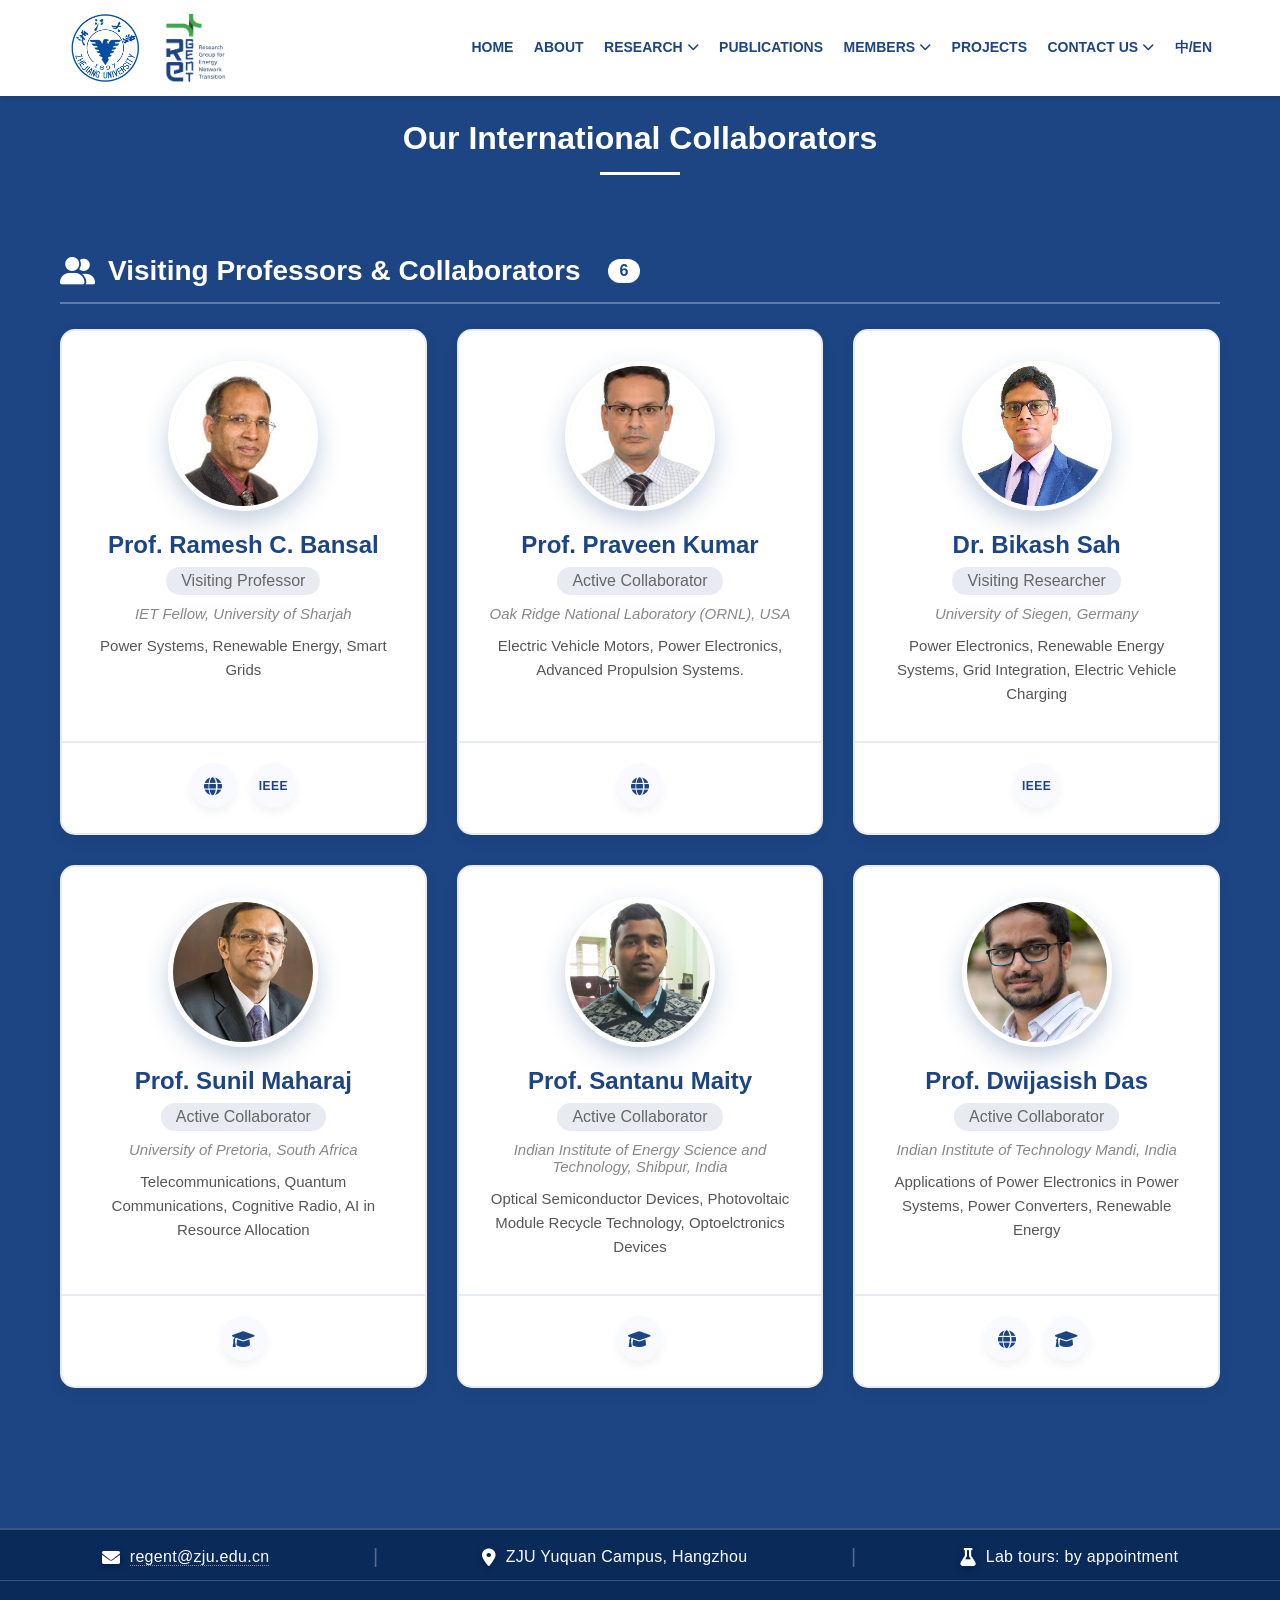
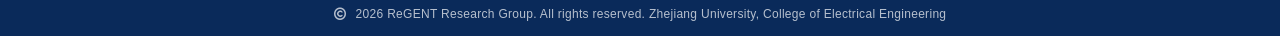
<file: inter.html>
<!DOCTYPE html>
<html lang="en">
<head>
<meta charset="UTF-8">
<meta name="viewport" content="width=device-width, initial-scale=1">
<title>ReGENT Research Group - People</title>
<link rel="icon" type="image/x-icon" href="images/favicon.ico">
<link rel="stylesheet" type="text/css" href="style.css">
<link rel="stylesheet" href="https://cdnjs.cloudflare.com/ajax/libs/font-awesome/6.0.0/css/all.min.css">
<style>
/* ===== RESET & BASE STYLES ===== */
* {
  box-sizing: border-box;
  margin: 0;
  padding: 0;
}

body {
  margin: 0;
  padding-top: 80px;
  font-family: Verdana, sans-serif;
  background-color: #1d4583;
  min-height: 100vh;
  display: flex;
  flex-direction: column;
}

img {
  vertical-align: middle;
}

/* ===== PEOPLE PAGE STYLES ===== */
.people-container {
  max-width: 1200px;
  margin: 40px auto 50px;
  padding: 0 20px;
}

.people-section {
  margin-bottom: 50px;
  background: transparent;
  padding: 0;
}

.people-section h2 {
  font-size: 28px;
  color: white;
  margin: 0 0 25px 0;
  padding-bottom: 15px;
  border-bottom: 2px solid rgba(255,255,255,0.3);
  display: flex;
  align-items: center;
  gap: 12px;
}

.people-section h2 i {
  color: white;
  font-size: 28px;
  width: 36px;
}

.people-section h2 span {
  background: white;
  color: #1d4583;
  font-size: 16px;
  padding: 3px 12px;
  border-radius: 30px;
  margin-left: 15px;
}

/* Faculty and Visiting grid - 3 columns (BIGGER CARDS) */
.faculty-grid {
  display: grid;
  grid-template-columns: repeat(3, 1fr);
  gap: 30px;
  margin-top: 20px;
  align-items: stretch;
}

/* Faculty Card Wrapper */
.faculty-card-wrapper {
  display: flex;
  flex-direction: column;
  background: white;
  border-radius: 15px;
  border: 2px solid rgba(29, 69, 131, 0.1);
  transition: all 0.3s ease;
  position: relative;
  overflow: hidden;
  box-shadow: 0 5px 15px rgba(0,0,0,0.05);
  height: 100%;
}

.faculty-card-wrapper:hover {
  transform: translateY(-8px);
  box-shadow: 0 20px 40px rgba(29, 69, 131, 0.2);
  border-color: #1d4583;
}

.faculty-card-wrapper::before {
  content: '';
  position: absolute;
  top: 0;
  left: 0;
  right: 0;
  height: 5px;
  background: #1d4583;
  transform: scaleX(0);
  transition: transform 0.3s ease;
  z-index: 2;
}

.faculty-card-wrapper:hover::before {
  transform: scaleX(1);
}

.faculty-card-wrapper > a {
  text-decoration: none;
  display: block;
  width: 100%;
  flex: 1;
}

.faculty-card {
  background: white;
  padding: 30px 20px 20px 20px;
  display: flex;
  flex-direction: column;
  align-items: center;
  text-align: center;
  width: 100%;
  margin: 0 auto;
  height: 100%;
}

.faculty-image {
  width: 150px;
  height: 150px;
  border-radius: 50%;
  overflow: hidden;
  margin: 0 auto 20px auto;
  border: 5px solid white;
  box-shadow: 0 10px 25px rgba(29, 69, 131, 0.25);
  background: #f0f0f0;
  display: flex;
  align-items: center;
  justify-content: center;
}

.faculty-image img {
  width: 100%;
  height: 100%;
  object-fit: cover;
}

.faculty-image-placeholder {
  width: 100%;
  height: 100%;
  background: linear-gradient(135deg, #1d4583, #2a5aa8);
  color: white;
  font-size: 64px;
  font-weight: bold;
  display: flex;
  align-items: center;
  justify-content: center;
  text-transform: uppercase;
}

.faculty-name {
  font-size: 24px;
  font-weight: 600;
  color: #1d4583;
  margin: 0 0 8px 0;
  text-align: center;
  width: 100%;
}

.faculty-title {
  font-size: 16px;
  color: #666;
  margin: 0 auto 10px auto;
  font-weight: 500;
  background: rgba(29, 69, 131, 0.1);
  padding: 5px 15px;
  border-radius: 30px;
  display: inline-block;
  text-align: center;
}

.faculty-role {
  font-size: 15px;
  color: #888;
  margin: 0 auto 12px auto;
  font-style: italic;
  text-align: center;
  width: 100%;
}

.faculty-desc {
  font-size: 15px;
  color: #555;
  line-height: 1.6;
  margin: 0 auto 15px auto;
  padding: 0 10px;
  text-align: center;
  width: 100%;
  flex: 1;
}

.faculty-contact {
  display: flex;
  justify-content: center;
  gap: 15px;
  padding: 20px 20px 25px 20px;
  border-top: 2px solid rgba(29, 69, 131, 0.1);
  width: 100%;
  background: white;
  border-radius: 0 0 15px 15px;
  margin-top: auto;
}

/* Circle style for contact icons */
.faculty-contact a {
  color: #1d4583;
  font-size: 18px;
  width: 45px;
  height: 45px;
  border-radius: 50%;
  background: #f8faff;
  display: flex;
  align-items: center;
  justify-content: center;
  text-decoration: none;
  transition: all 0.3s ease;
  box-shadow: 0 5px 10px rgba(0,0,0,0.05);
}

.faculty-contact a:hover {
  background: #1d4583;
  color: white;
  transform: translateY(-3px);
  box-shadow: 0 10px 20px rgba(29, 69, 131, 0.3);
}

/* IEEE icon styling */
.faculty-contact a.ieee-icon {
  position: relative;
  font-family: 'Verdana', sans-serif;
  font-weight: bold;
  font-size: 14px;
}

.faculty-contact a.ieee-icon::before {
  content: "IEEE";
  font-size: 12px;
  font-weight: bold;
  letter-spacing: 0.5px;
}

/* Responsive */
@media (max-width: 1100px) {
  .faculty-grid {
    grid-template-columns: repeat(2, 1fr);
  }
  .students-grid {
    grid-template-columns: repeat(4, 1fr);
  }
  .graduated-grid {
    grid-template-columns: repeat(4, 1fr);
  }
}

@media (max-width: 800px) {
  .faculty-grid {
    grid-template-columns: repeat(2, 1fr);
  }
  .students-grid {
    grid-template-columns: repeat(3, 1fr);
  }
  .graduated-grid {
    grid-template-columns: repeat(3, 1fr);
  }
}

@media (max-width: 600px) {
  .faculty-grid {
    grid-template-columns: 1fr;
  }
  .students-grid {
    grid-template-columns: repeat(2, 1fr);
  }
  .graduated-grid {
    grid-template-columns: repeat(2, 1fr);
  }
  .people-section h2 {
    font-size: 24px;
  }
}

@media (max-width: 400px) {
  .students-grid {
    grid-template-columns: 1fr;
  }
  .graduated-grid {
    grid-template-columns: 1fr;
  }
}
</style>
</head>
<body>

<div class="site-header">
  <nav>
    <a href="https://www.zju.edu.cn/"><img src="images/zju_logo.png" alt="ZJU Logo" class="zju-logo"></a>
    <a href="index.html"><img src="images/regent_logo.png" alt="Regent Logo" class="regent-logo"></a>
    <div class="nav-links">
      <ul>
        <li><a href="index.html">HOME</a></li>
        <li><a href="about.html">ABOUT</a></li>
        
        <!-- RESEARCH with Dropdown -->
        <li class="dropdown">
          <a href="research.html" class="dropdown-toggle">RESEARCH <i class="fas fa-chevron-down"></i></a>
          <ul class="dropdown-menu">
            <li><a href="research.html#smart-grids">Smart Grids & Microgrids</a></li>
            <li><a href="research.html#stability">Inverter Stability & Grid Forming Control</a></li>
            <li><a href="research.html#topologies">Converter Topologies</a></li>
            <li><a href="research.html#transportation">Electrified Transportation & Charging Interfaces</a></li>
            <li><a href="research.html#power-info">Power & Information Transfer</a></li>
            <li><a href="research.html#reliability">Reliability, Diagnostics & Power Quality</a></li>
          </ul>
        </li>
        
        <li><a href="publication.html">PUBLICATIONS</a></li>
        		
        <li class="dropdown">
			<a class="dropdown-toggle">MEMBERS<i class="fas fa-chevron-down"></i></a>
			<ul class="dropdown-menu">
				<li><a href="faculty.html">Faculty Members</a></li>
				<li><a href="inter.html">International Collaborators</a></li>
				<li><a href="domestic.html">Domestic Collaborators</a></li>
				<li><a href="student.html">Students</a></li>
				<li><a href="gallery.html">Gallery</a></li>
			</ul>
		</li>
		
        <li><a href="project.html">PROJECTS</a></li>
        <li class="dropdown">
          <a href="contact.html" class="dropdown-toggle">CONTACT US<i class="fas fa-chevron-down"></i></a>
          <ul class="dropdown-menu">
            <li><a href="recruitment.html">RECRUITMENT</a></li>
            <li><a href="collaboration.html">COLLABORATION</a></li>
          </ul>
        </li>
        <li><a href="">中/EN</a></li>
      </ul>
    </div>
  </nav>
</div>

<!-- Page Header -->
<div class="page-header">
  <h1>Our International Collaborators</h1>
  <p></p>
</div>

<div class="people-container">  
  <!-- Visiting Professors Section -->
  <div class="people-section" id="visiting-section">
    <h2>
      <i class="fas fa-user-friends"></i> Visiting Professors & Collaborators
      <span>6</span>
    </h2>
    <div class="faculty-grid">
      
      <!-- Prof. R.C. Bansal -->
      <div class="faculty-card-wrapper">
        <div class="faculty-card">
          <div class="faculty-image">
             <img src="member/prof_rc_bansal.jpg" alt="Prof. R.C. Bansal">
          </div>
          <h3 class="faculty-name">Prof. Ramesh C. Bansal</h3>
          <div class="faculty-title">Visiting Professor</div>
          <div class="faculty-role">IET Fellow, University of Sharjah</div>
          <div class="faculty-desc">
            Power Systems, Renewable Energy, Smart Grids
          </div>
        </div>
        <div class="faculty-contact">
          <a href="https://www.sharjah.ac.ae/Academics/Faculty-And-Staff/Ramesh-Bansal" target="_blank" onclick="event.stopPropagation();" title="Personal Page"><i class="fas fa-globe"></i></a>
          <a href="https://ieeexplore.ieee.org/author/37272475200" target="_blank" onclick="event.stopPropagation();" title="IEEE" class="ieee-icon"></a>
        </div>
      </div>
      
      <!-- Prof. Praveen Kumar -->
      <div class="faculty-card-wrapper">
        <a href="https://www.ornl.gov/staff-profile/praveen-kumar" target="_blank">
          <div class="faculty-card">
            <div class="faculty-image">
               <img src="member/prof_praveen_kumar.jpg" alt="Prof. Praveen Kumar">
            </div>
            <h3 class="faculty-name">Prof. Praveen Kumar</h3>
            <div class="faculty-title">Active Collaborator</div>
            <div class="faculty-role">Oak Ridge National Laboratory (ORNL), USA</div>
            <div class="faculty-desc">
              Electric Vehicle Motors, Power Electronics, Advanced Propulsion Systems.
            </div>
          </div>
        </a>
        <div class="faculty-contact">
          <a href="https://www.ornl.gov/staff-profile/praveen-kumar" target="_blank" onclick="event.stopPropagation();" title="ORNL Profile"><i class="fas fa-globe"></i></a>
        </div>
      </div>
      
    
      <!-- Prof. Bikash Sah -->
      <div class="faculty-card-wrapper">
        <a href="https://xplorestaging.ieee.org/author/37086622551" target="_blank">
          <div class="faculty-card">
            <div class="faculty-image">
              <img src="member/dr_bikash_sah.jpg" alt="Prof. Bikash Sah">
            </div>
            <h3 class="faculty-name">Dr. Bikash Sah</h3>
            <div class="faculty-title">Visiting Researcher</div>
            <div class="faculty-role">University of Siegen, Germany</div>
            <div class="faculty-desc">
              Power Electronics, Renewable Energy Systems, Grid Integration, Electric Vehicle Charging
            </div>
          </div>
        </a>
        <div class="faculty-contact">
          <a href="https://xplorestaging.ieee.org/author/37086622551" target="_blank" onclick="event.stopPropagation();" title="IEEE" class="ieee-icon"></a>
        </div>
      </div>
      
	<!-- Prof. Sunil Maharaj  -->
      <div class="faculty-card-wrapper">
        <a href="https://www.up.ac.za/vice-principal-research-innovation-and-postgraduate-education-0" target="_blank">
          <div class="faculty-card">
            <div class="faculty-image">
              <img src="member/prof_sunil.jpg" alt="Prof. Sunil Maharaj">
            </div>
            <h3 class="faculty-name">Prof. Sunil Maharaj</h3>
            <div class="faculty-title">Active Collaborator</div>
            <div class="faculty-role">University of Pretoria, South Africa</div>
            <div class="faculty-desc">
              Telecommunications, Quantum Communications, Cognitive Radio, AI in Resource Allocation
            </div>
          </div>
        </a>
        <div class="faculty-contact">
          <a href="https://scholar.google.com/citations?user=N3i_lgMAAAAJ&hl=en" target="_blank" onclick="event.stopPropagation();" title="Scholar Profile"><i class="fas fa-graduation-cap"></i></a>
        </div>
      </div>

	<!-- Prof. Santanu Maity -->
      <div class="faculty-card-wrapper">
        <a href="https://www.iiests.ac.in/en/faculty/santanumaity-1294" target="_blank">
          <div class="faculty-card">
            <div class="faculty-image">
              <img src="member/prof_maity.jpg" alt="Prof. Santanu Maity">
            </div>
            <h3 class="faculty-name">Prof. Santanu Maity</h3>
            <div class="faculty-title">Active Collaborator</div>
            <div class="faculty-role">Indian Institute of Energy Science and Technology, Shibpur, India</div>
            <div class="faculty-desc">
              Optical Semiconductor Devices, Photovoltaic Module Recycle Technology, Optoelctronics Devices
            </div>
          </div>
        </a>
        <div class="faculty-contact">
          <a href="https://scholar.google.com/citations?user=PkDmyecAAAAJ&hl=en" target="_blank" onclick="event.stopPropagation();" title="Scholar Profile"><i class="fas fa-graduation-cap"></i></a>
        </div>
      </div>
	  
	  	<!-- Prof. Dwijasish Das  -->
      <div class="faculty-card-wrapper">
        <a href="https://scee.iitmandi.ac.in/faculty_personal.php?id=4jqlmgu" target="_blank">
          <div class="faculty-card">
            <div class="faculty-image">
              <img src="member/prof_dwijasish.jpg" alt="Prof. Dwijasish Das">
            </div>
            <h3 class="faculty-name">Prof. Dwijasish Das</h3>
            <div class="faculty-title">Active Collaborator</div>
            <div class="faculty-role">Indian Institute of Technology Mandi, India</div>
            <div class="faculty-desc">
              Applications of Power Electronics in Power Systems, Power Converters, Renewable Energy
            </div>
          </div>
        </a>
        <div class="faculty-contact">
			<a href="https://sites.google.com/site/dwijasish" target="_blank" onclick="event.stopPropagation();" title="Personal Page"><i class="fas fa-globe"></i></a>
          <a href="https://scholar.google.co.in/citations?user=KyiEqH8AAAAJ&hl=en" target="_blank" onclick="event.stopPropagation();" title="Scholar Profile"><i class="fas fa-graduation-cap"></i></a>
        </div>
      </div>
	  
    </div>
  </div>
</div>

<!-- Quick Contact Strip -->
<div class="contact-strip">
  <div class="contact-container">
    <div class="contact-item">
      <i class="fas fa-envelope contact-icon"></i>
      <span class="contact-text">
        <a href="mailto:regent@zju.edu.cn">regent@zju.edu.cn</a>
      </span>
    </div>
    <span class="contact-divider">|</span>
    <div class="contact-item">
      <i class="fas fa-map-marker-alt contact-icon"></i>
      <span class="contact-text">ZJU Yuquan Campus, Hangzhou</span>
    </div>
    <span class="contact-divider">|</span>
    <div class="contact-item">
      <i class="fas fa-flask contact-icon"></i>
      <span class="contact-text">Lab tours: by appointment</span>
    </div>
  </div>
  <div class="copyright-row">
    <div class="contact-container">
      <div class="copyright-text">
        <br>
        <i class="far fa-copyright"></i> 2026 ReGENT Research Group. All rights reserved. 
        Zhejiang University, College of Electrical Engineering
      </div>
    </div>
  </div>
</div>
</body>
</html>
</file>
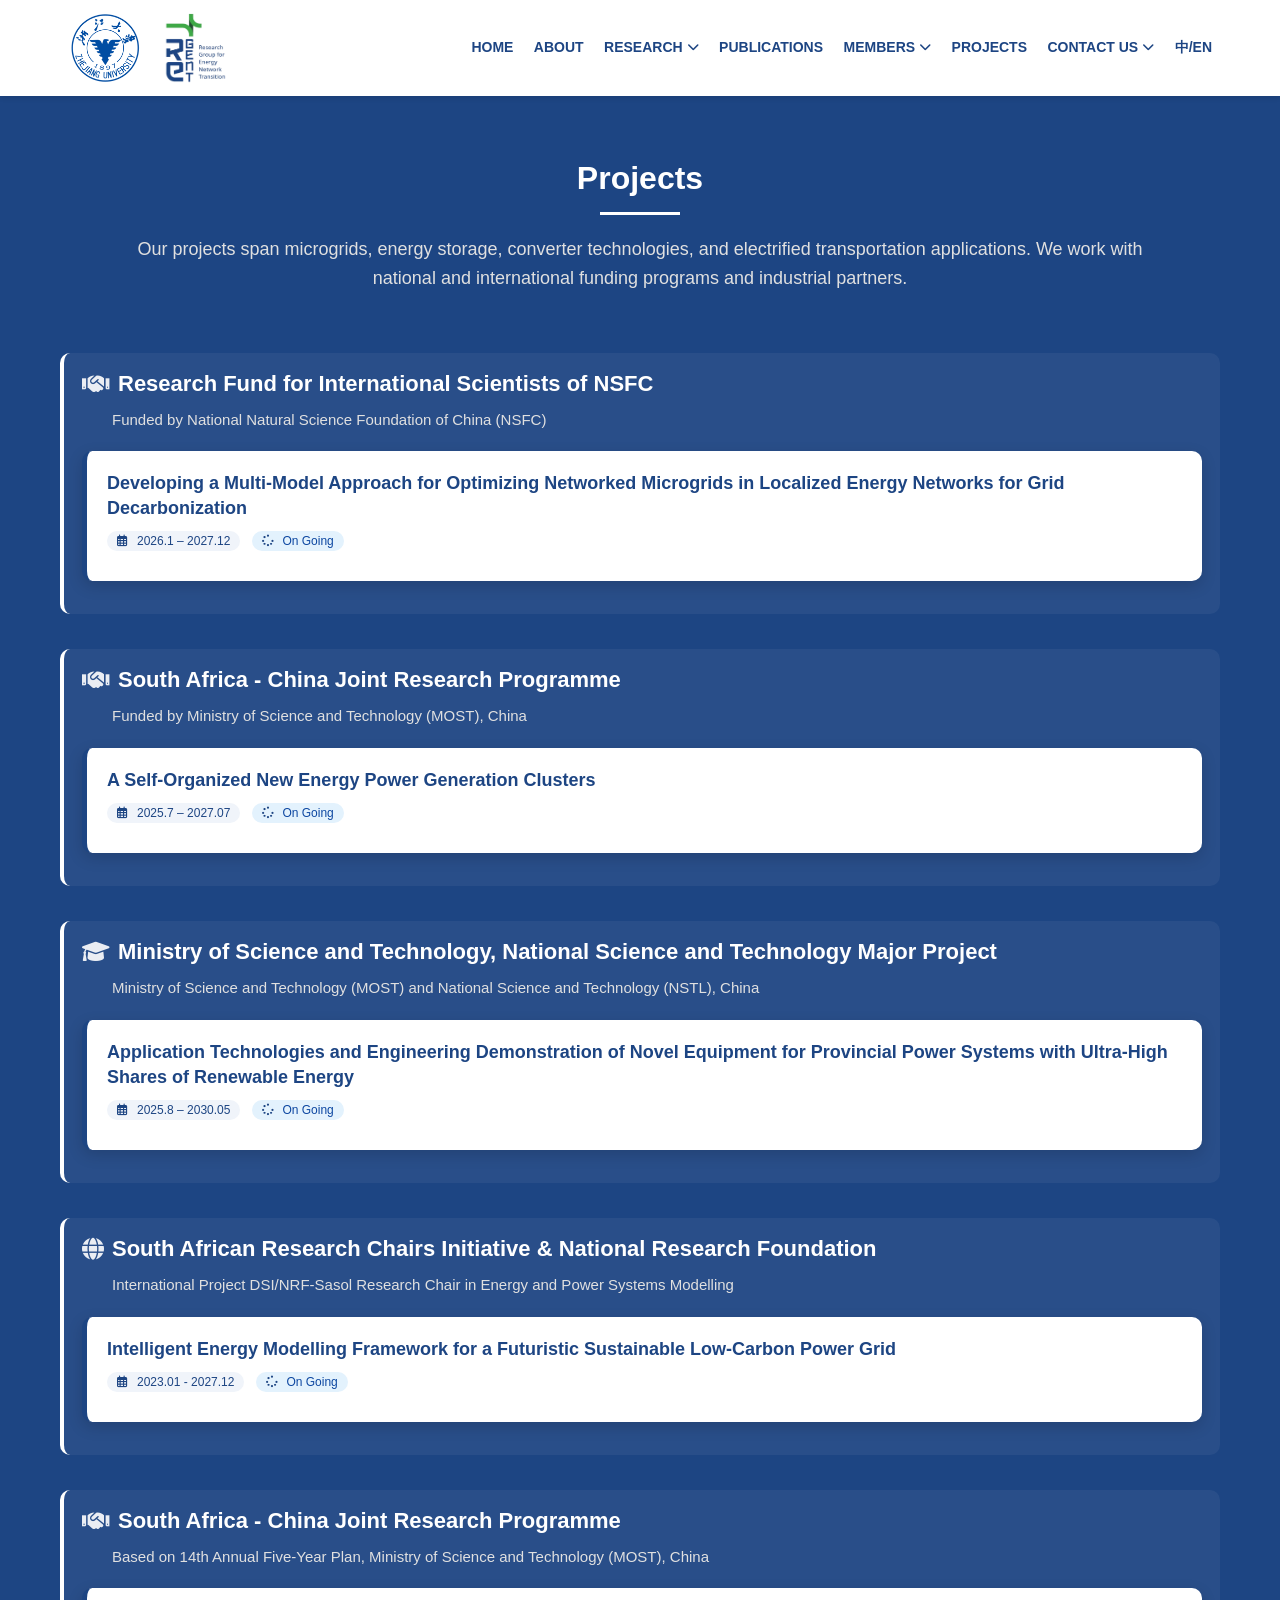
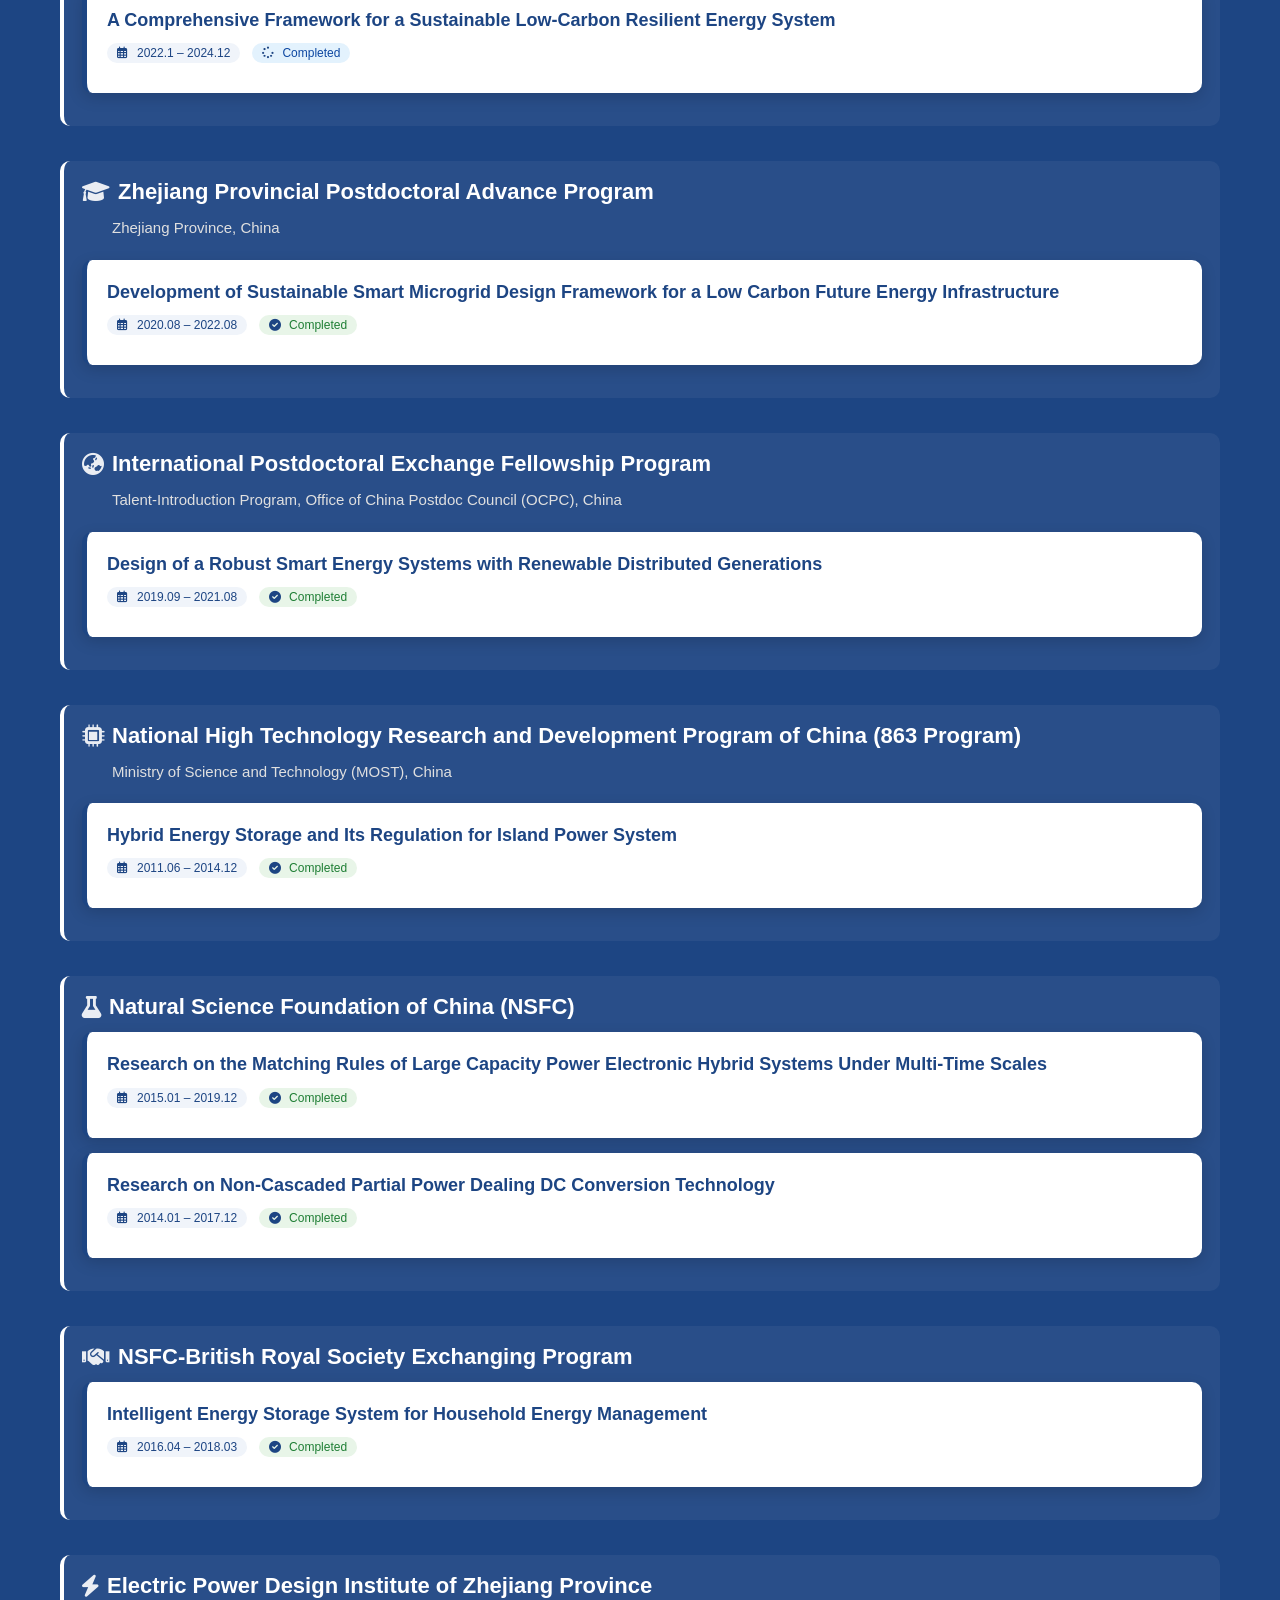
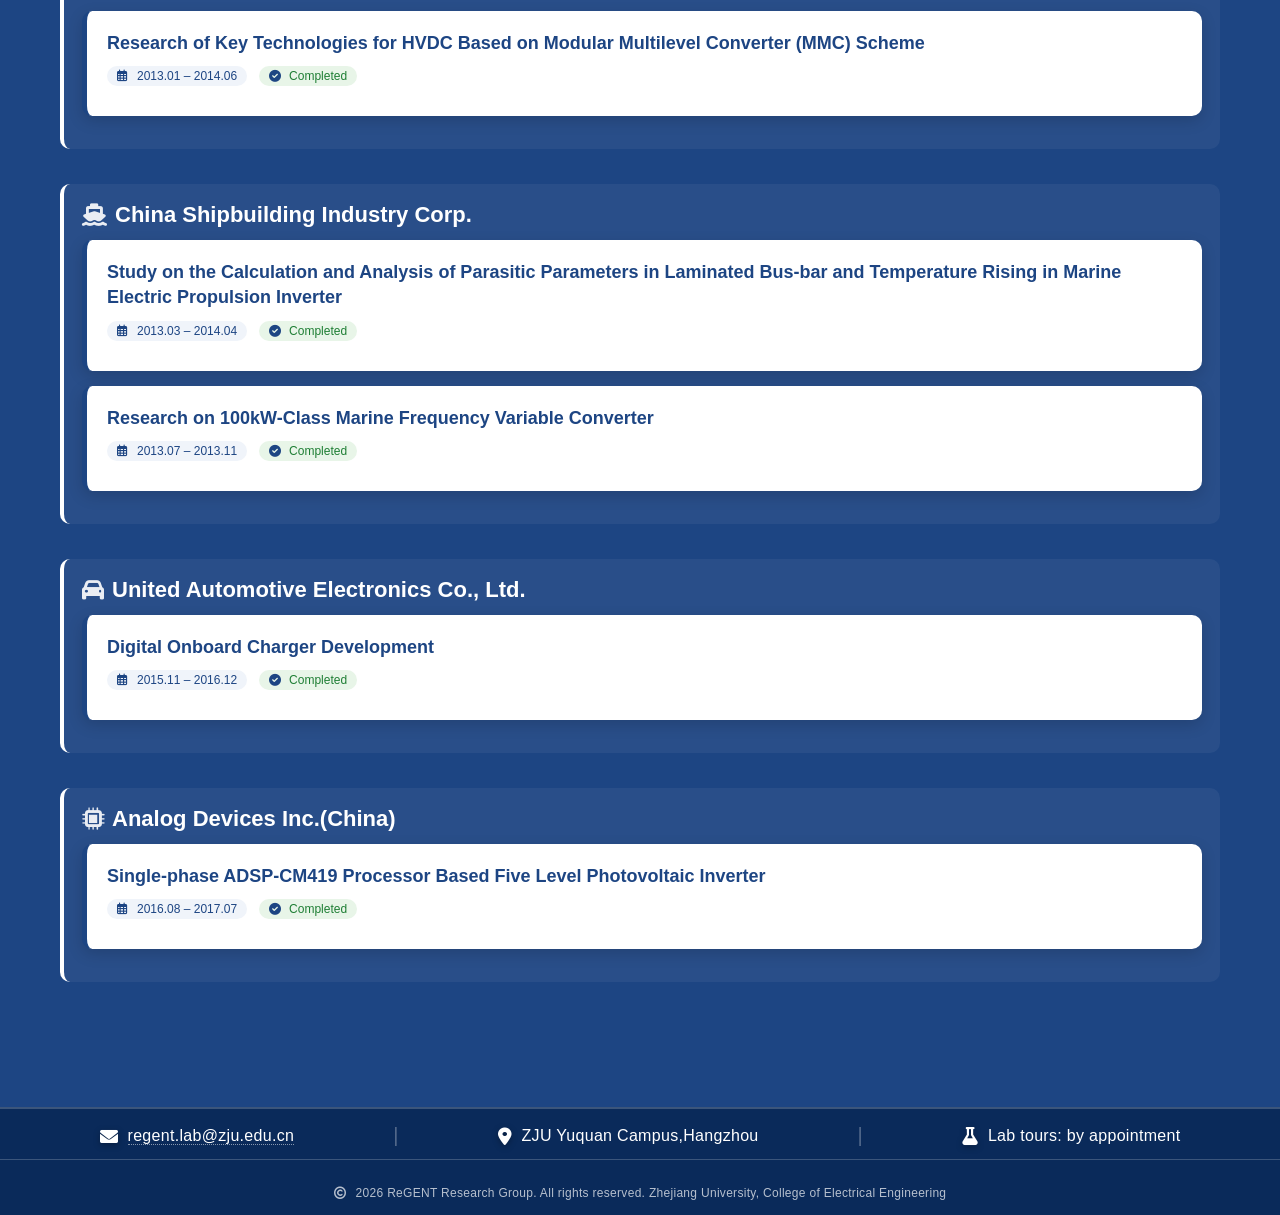
<file: project.html>
<!DOCTYPE html>
<html>
<head>
<meta name="viewport" content="width=device-width, initial-scale=1">
<link rel="icon" type="image/x-icon" href="images/favicon.ico">
<!-- Link to external CSS file (same as main page) -->
<link rel="stylesheet" type="text/css" href="style.css">
<!-- Font Awesome for icons -->
<link rel="stylesheet" href="https://cdnjs.cloudflare.com/ajax/libs/font-awesome/6.0.0/css/all.min.css">

</head>
<body>

<div class="site-header">
  <nav>
    <a href="https://www.zju.edu.cn/"><img src="images/zju_logo.png" alt="ZJU Logo" class="zju-logo"></a>
    <a href="index.html"><img src="images/regent_logo.png" alt="Regent Logo" class="regent-logo"></a>
    <div class="nav-links">
      <ul>
        <li><a href="index.html">HOME</a></li>
        <li><a href="about.html">ABOUT</a></li>
        
        <!-- RESEARCH with Dropdown -->
        <li class="dropdown">
          <a href="research.html" class="dropdown-toggle">RESEARCH <i class="fas fa-chevron-down"></i></a>
          <ul class="dropdown-menu">
            <li><a href="research.html#smart-grids">Smart Grids & Microgrids</a></li>
            <li><a href="research.html#stability">Inverter Stability & Grid Forming Control</a></li>
            <li><a href="research.html#topologies">Converter Topologies</a></li>
            <li><a href="research.html#transportation">Electrified Transportation & Charging Interfaces</a></li>
            <li><a href="research.html#power-info">Power & Information Transfer</a></li>
            <li><a href="research.html#reliability">Reliability, Diagnostics & Power Quality</a></li>
          </ul>
        </li>
        
        <li><a href="publication.html">PUBLICATIONS</a></li>
                		
        <li class="dropdown">
			<a class="dropdown-toggle">MEMBERS<i class="fas fa-chevron-down"></i></a>
			<ul class="dropdown-menu">
				<li><a href="faculty.html">Faculty Members</a></li>
				<li><a href="inter.html">International Collaborators</a></li>
				<li><a href="domestic.html">Domestic Collaborators</a></li>
				<li><a href="student.html">Students</a></li>
				<li><a href="gallery.html">Gallery</a></li>
			</ul>
		</li>
		
        <li><a href="project.html">PROJECTS</a></li>
        <li class="dropdown">
          <a href="contact.html" class="dropdown-toggle">CONTACT US<i class="fas fa-chevron-down"></i></a>
          <ul class="dropdown-menu">
            <li><a href="recruitment.html">RECRUITMENT</a></li>
            <li><a href="collaboration.html">COLLABORATION</a></li>
          </ul>
        </li>
        <li><a href="">中/EN</a></li>
      </ul>
    </div>
  </nav>
</div>

<!-- Page Header - Title same size as "Welcome to ReGENT!" -->
<div class="page-header">
  <h1>Projects</h1>
  <p>Our projects span microgrids, energy storage, converter technologies, and electrified transportation applications. We work with national and international funding programs and industrial partners.</p>
</div>

<!-- Projects Container -->
<div class="projects-container">
  
    <!-- Research Fund for International Scientists of National Natural Science Foundation of China (NSFC)
 -->
  <div class="funding-section">
    <h2><i class="fas fa-handshake"></i> Research Fund for International Scientists of NSFC</h2>
    <div class="funding-desc">Funded by National Natural Science Foundation of China (NSFC) </div>
    
    <ul class="project-list">
      <li class="project-item">
        <div class="project-title">Developing a Multi-Model Approach for Optimizing Networked Microgrids in Localized Energy Networks for Grid Decarbonization</div>
        <div class="project-meta">
          <span class="project-dates"><i class="far fa-calendar-alt"></i> 2026.1 – 2027.12</span>
          <span class="project-status status-ongoing"><i class="fas fa-spinner"></i> On Going</span>
        </div>
      </li>
    </ul>
  </div>
  
  <!-- South Africa - China Joint Research Programme -->
  <div class="funding-section">
    <h2><i class="fas fa-handshake"></i> South Africa - China Joint Research Programme</h2>
    <div class="funding-desc">Funded by Ministry of Science and Technology (MOST), China</div>
    
    <ul class="project-list">
      <li class="project-item">
        <div class="project-title">A Self-Organized New Energy Power Generation Clusters</div>
        <div class="project-meta">
          <span class="project-dates"><i class="far fa-calendar-alt"></i> 2025.7 – 2027.07</span>
          <span class="project-status status-ongoing"><i class="fas fa-spinner"></i> On Going</span>
        </div>
      </li>
    </ul>
  </div>
  
    <!-- Ministry of Science and Technology, National Science and Technology Major Project -->
  <div class="funding-section">
    <h2><i class="fas fa-graduation-cap"></i> Ministry of Science and Technology, National Science and Technology Major Project </h2>
    <div class="funding-desc">Ministry of Science and Technology (MOST) and National Science and Technology (NSTL), China</div>
    
    <ul class="project-list">
      <li class="project-item">
        <div class="project-title">Application Technologies and Engineering Demonstration of Novel Equipment for Provincial Power Systems with Ultra-High Shares of Renewable Energy</div>
        <div class="project-meta">
          <span class="project-dates"><i class="far fa-calendar-alt"></i> 2025.8 – 2030.05</span>
          <span class="project-status status-ongoing"><i class="fas fa-spinner"></i> On Going</span>
        </div>
      </li>
    </ul>
  </div>
  
    <!-- International Project DSI/NRF -->
  <div class="funding-section">
    <h2><i class="fas fa-globe"></i>  South African Research Chairs Initiative & National Research Foundation</h2>
    <div class="funding-desc">International Project DSI/NRF-Sasol Research Chair in Energy and Power Systems Modelling</div>
    
    <ul class="project-list">
      <li class="project-item">
        <div class="project-title">Intelligent Energy Modelling Framework for a Futuristic Sustainable Low-Carbon Power Grid</div>
        <div class="project-meta">
          <span class="project-dates"><i class="far fa-calendar-alt"></i> 2023.01 - 2027.12</span>
          <span class="project-status status-ongoing"><i class="fas fa-spinner"></i> On Going</span>
        </div>
      </li>
    </ul>
  </div>
  
    <!-- South Africa - China Joint Research Programme -->
  <div class="funding-section">
    <h2><i class="fas fa-handshake"></i> South Africa - China Joint Research Programme</h2>
    <div class="funding-desc">Based on 14th Annual Five-Year Plan, Ministry of Science and Technology (MOST), China</div>
    
    <ul class="project-list">
      <li class="project-item">
        <div class="project-title">A Comprehensive Framework for a Sustainable Low-Carbon Resilient Energy System</div>
        <div class="project-meta">
          <span class="project-dates"><i class="far fa-calendar-alt"></i> 2022.1 – 2024.12</span>
          <span class="project-status status-ongoing"><i class="fas fa-spinner"></i> Completed</span>
        </div>
      </li>
    </ul>
  </div>
  
    <!-- Zhejiang Provincial Postdoctoral Advance Program -->
  <div class="funding-section">
    <h2><i class="fas fa-graduation-cap"></i> Zhejiang Provincial Postdoctoral Advance Program</h2>
    <div class="funding-desc">Zhejiang Province, China</div>
  
    <ul class="project-list">
      <li class="project-item">
        <div class="project-title">Development of Sustainable Smart Microgrid Design Framework for a Low Carbon Future Energy Infrastructure</div>
        <div class="project-meta">
          <span class="project-dates"><i class="far fa-calendar-alt"></i> 2020.08 – 2022.08</span>
          <span class="project-status status-completed"><i class="fas fa-check-circle"></i> Completed</span>
        </div>
      </li>
    </ul>
  </div>

	<!-- International Postdoctoral Exchange Fellowship Program -->
  <div class="funding-section">
    <h2><i class="fas fa-globe-asia"></i> International Postdoctoral Exchange Fellowship Program</h2>
    <div class="funding-desc">Talent-Introduction Program, Office of China Postdoc Council (OCPC), China</div>
  
    <ul class="project-list">
      <li class="project-item">
        <div class="project-title">Design of a Robust Smart Energy Systems with Renewable Distributed Generations</div>
        <div class="project-meta">
          <span class="project-dates"><i class="far fa-calendar-alt"></i> 2019.09 – 2021.08</span>
          <span class="project-status status-completed"><i class="fas fa-check-circle"></i> Completed</span>
        </div>
      </li>
    </ul>
  </div>

  
  <!-- National High Technology Research and Development Program (863 Program) -->
  <div class="funding-section">
    <h2><i class="fas fa-microchip"></i> National High Technology Research and Development Program of China (863 Program)</h2>
    <div class="funding-desc">Ministry of Science and Technology (MOST), China</div>
    
    <ul class="project-list">
      <li class="project-item">
        <div class="project-title">Hybrid Energy Storage and Its Regulation for Island Power System</div>
        <div class="project-meta">
          <span class="project-dates"><i class="far fa-calendar-alt"></i> 2011.06 – 2014.12</span>
          <span class="project-status status-completed"><i class="fas fa-check-circle"></i> Completed</span>
        </div>
      </li>
    </ul>
  </div>
  
  <!-- Natural Science Foundation of China -->
  <div class="funding-section">
    <h2><i class="fas fa-flask"></i> Natural Science Foundation of China (NSFC)</h2>
    
    <ul class="project-list">
      <li class="project-item">
        <div class="project-title">Research on the Matching Rules of Large Capacity Power Electronic Hybrid Systems Under Multi-Time Scales</div>
        <div class="project-meta">
          <span class="project-dates"><i class="far fa-calendar-alt"></i> 2015.01 – 2019.12</span>
          <span class="project-status status-completed"><i class="fas fa-check-circle"></i> Completed</span>
        </div>
      </li>
      
      <li class="project-item">
        <div class="project-title">Research on Non-Cascaded Partial Power Dealing DC Conversion Technology</div>
        <div class="project-meta">
          <span class="project-dates"><i class="far fa-calendar-alt"></i> 2014.01 – 2017.12</span>
          <span class="project-status status-completed"><i class="fas fa-check-circle"></i> Completed</span>
        </div>
      </li>
    </ul>
  </div>
  
  <!-- NSFC-British Royal Society Exchanging Program -->
  <div class="funding-section">
    <h2><i class="fas fa-handshake"></i> NSFC-British Royal Society Exchanging Program</h2>
    
    <ul class="project-list">
      <li class="project-item">
        <div class="project-title">Intelligent Energy Storage System for Household Energy Management</div>
        <div class="project-meta">
          <span class="project-dates"><i class="far fa-calendar-alt"></i> 2016.04 – 2018.03</span>
          <span class="project-status status-completed"><i class="fas fa-check-circle"></i> Completed</span>
        </div>
      </li>
    </ul>
  </div>
  
  <!-- Electric Power Design Institute of Zhejiang Province -->
  <div class="funding-section">
    <h2><i class="fas fa-bolt"></i> Electric Power Design Institute of Zhejiang Province</h2>
    
    <ul class="project-list">
      <li class="project-item">
        <div class="project-title">Research of Key Technologies for HVDC Based on Modular Multilevel Converter (MMC) Scheme</div>
        <div class="project-meta">
          <span class="project-dates"><i class="far fa-calendar-alt"></i> 2013.01 – 2014.06</span>
          <span class="project-status status-completed"><i class="fas fa-check-circle"></i> Completed</span>
        </div>
      </li>
    </ul>
  </div>
  
  <!-- China Shipbuilding Industry Corp. -->
  <div class="funding-section">
    <h2><i class="fas fa-ship"></i> China Shipbuilding Industry Corp.</h2>
    
    <ul class="project-list">
      <li class="project-item">
        <div class="project-title">Study on the Calculation and Analysis of Parasitic Parameters in Laminated Bus-bar and Temperature Rising in Marine Electric Propulsion Inverter</div>
        <div class="project-meta">
          <span class="project-dates"><i class="far fa-calendar-alt"></i> 2013.03 – 2014.04</span>
          <span class="project-status status-completed"><i class="fas fa-check-circle"></i> Completed</span>
        </div>
      </li>
      
      <li class="project-item">
        <div class="project-title">Research on 100kW-Class Marine Frequency Variable Converter</div>
        <div class="project-meta">
          <span class="project-dates"><i class="far fa-calendar-alt"></i> 2013.07 – 2013.11</span>
          <span class="project-status status-completed"><i class="fas fa-check-circle"></i> Completed</span>
        </div>
      </li>
    </ul>
  </div>
  
  <!-- United Automotive Electronics Co., Ltd. -->
  <div class="funding-section">
    <h2><i class="fas fa-car"></i> United Automotive Electronics Co., Ltd.</h2>
    
    <ul class="project-list">
      <li class="project-item">
        <div class="project-title">Digital Onboard Charger Development</div>
        <div class="project-meta">
          <span class="project-dates"><i class="far fa-calendar-alt"></i> 2015.11 – 2016.12</span>
          <span class="project-status status-completed"><i class="fas fa-check-circle"></i> Completed</span>
        </div>
      </li>
    </ul>
  </div>
  
  <!-- Analog Devices Inc.(China) -->
  <div class="funding-section">
    <h2><i class="fas fa-microchip"></i> Analog Devices Inc.(China)</h2>
    
    <ul class="project-list">
      <li class="project-item">
        <div class="project-title">Single-phase ADSP-CM419 Processor Based Five Level Photovoltaic Inverter</div>
        <div class="project-meta">
          <span class="project-dates"><i class="far fa-calendar-alt"></i> 2016.08 – 2017.07</span>
          <span class="project-status status-completed"><i class="fas fa-check-circle"></i> Completed</span>
        </div>
      </li>
    </ul>
  </div>
  
</div>

<!-- Quick Contact Strip-->
<div class="contact-strip">
    <div class="contact-container">
    
    <div class="contact-item">
      <i class="fas fa-envelope contact-icon"></i>
      <span class="contact-text">
        <a href="mailto:regent.lab@zju.edu.cn">regent.lab@zju.edu.cn</a>
      </span>
    </div>
    <span class="contact-divider">|</span>
    <div class="contact-item">
      <i class="fas fa-map-marker-alt contact-icon"></i>
      <span class="contact-text">ZJU Yuquan Campus,Hangzhou</span>
    </div>
    <span class="contact-divider">|</span>
    <div class="contact-item">
      <i class="fas fa-flask contact-icon"></i>
      <span class="contact-text">Lab tours: by appointment</span>
    </div>
  </div>
  <div class="copyright-row">
    <div class="contact-container">
      <div class="copyright-text">
        <br><i class="far fa-copyright"></i> 2026 ReGENT Research Group. All rights reserved. 
        Zhejiang University, College of Electrical Engineering
      </div>
    </div>
  </div>
</div>

<!-- Dropdown Script -->
<script src="dropdown.js"></script>

</body>
</html>
</file>
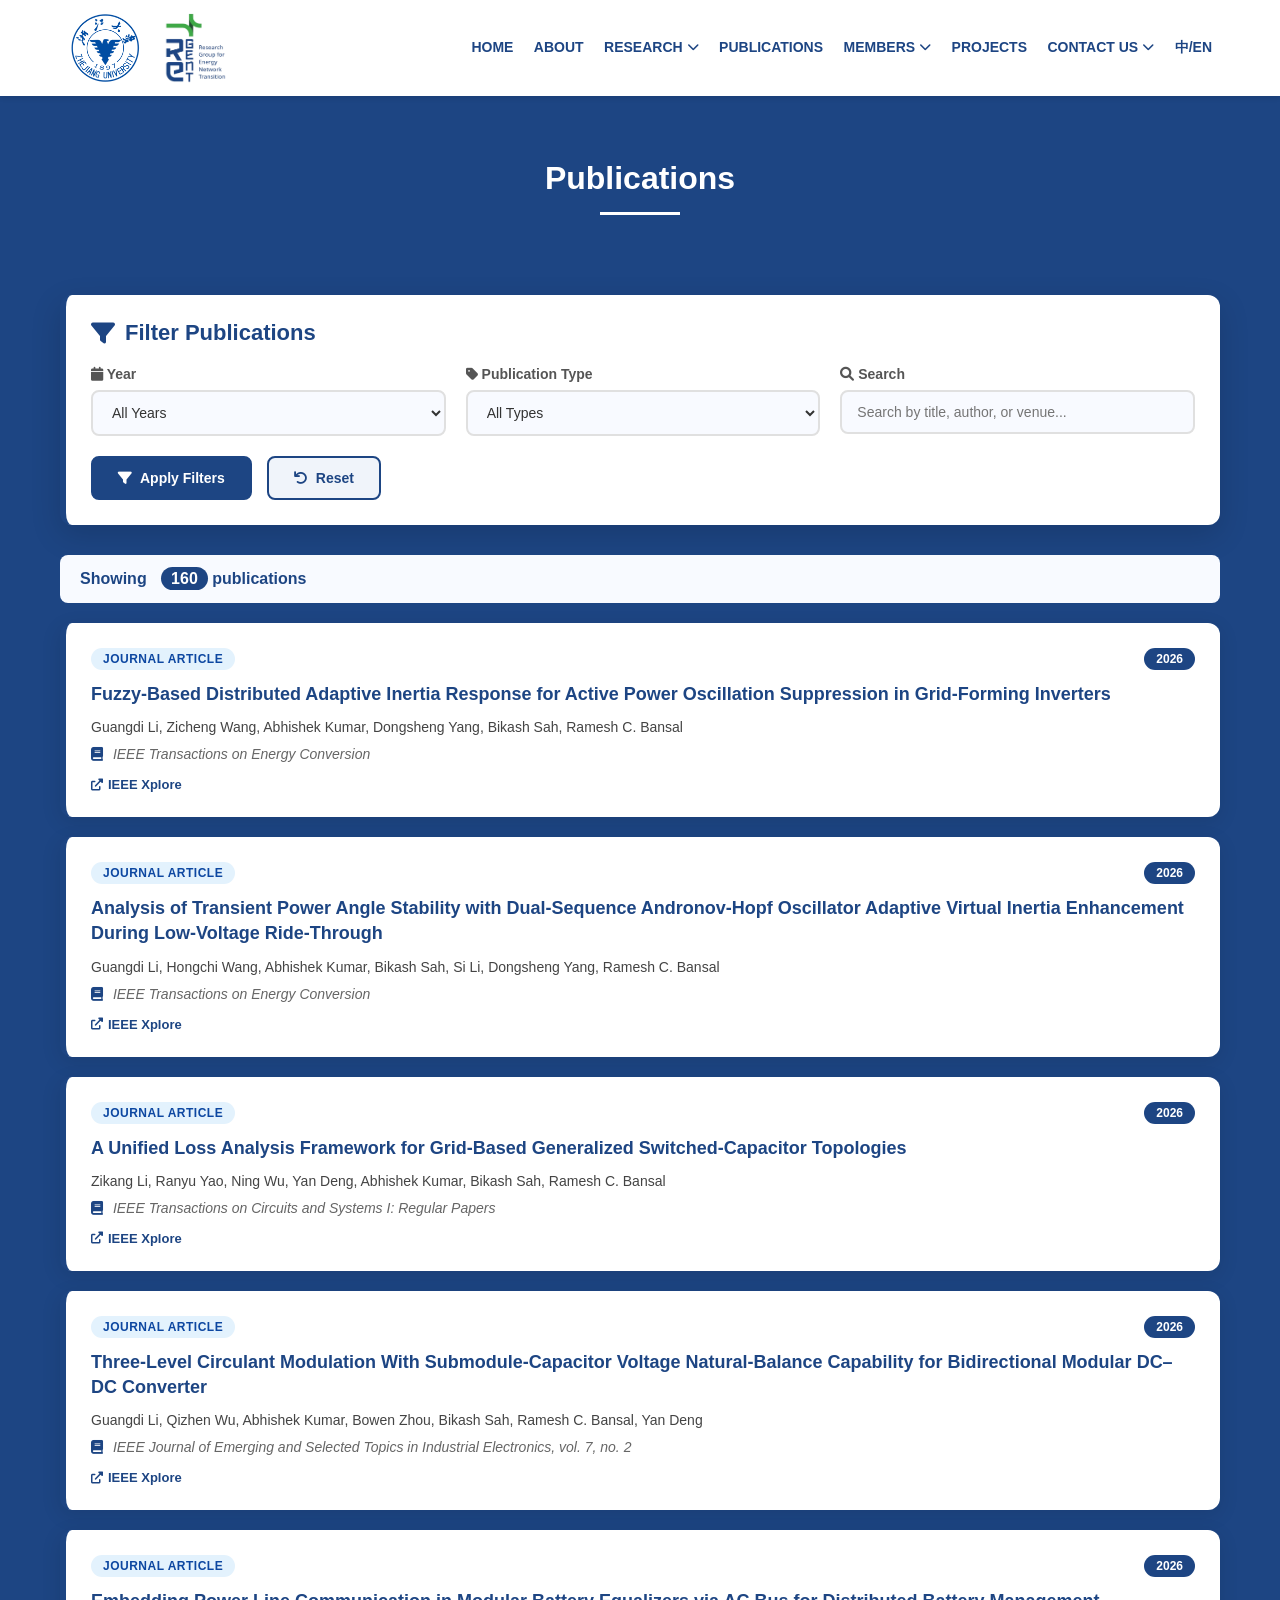
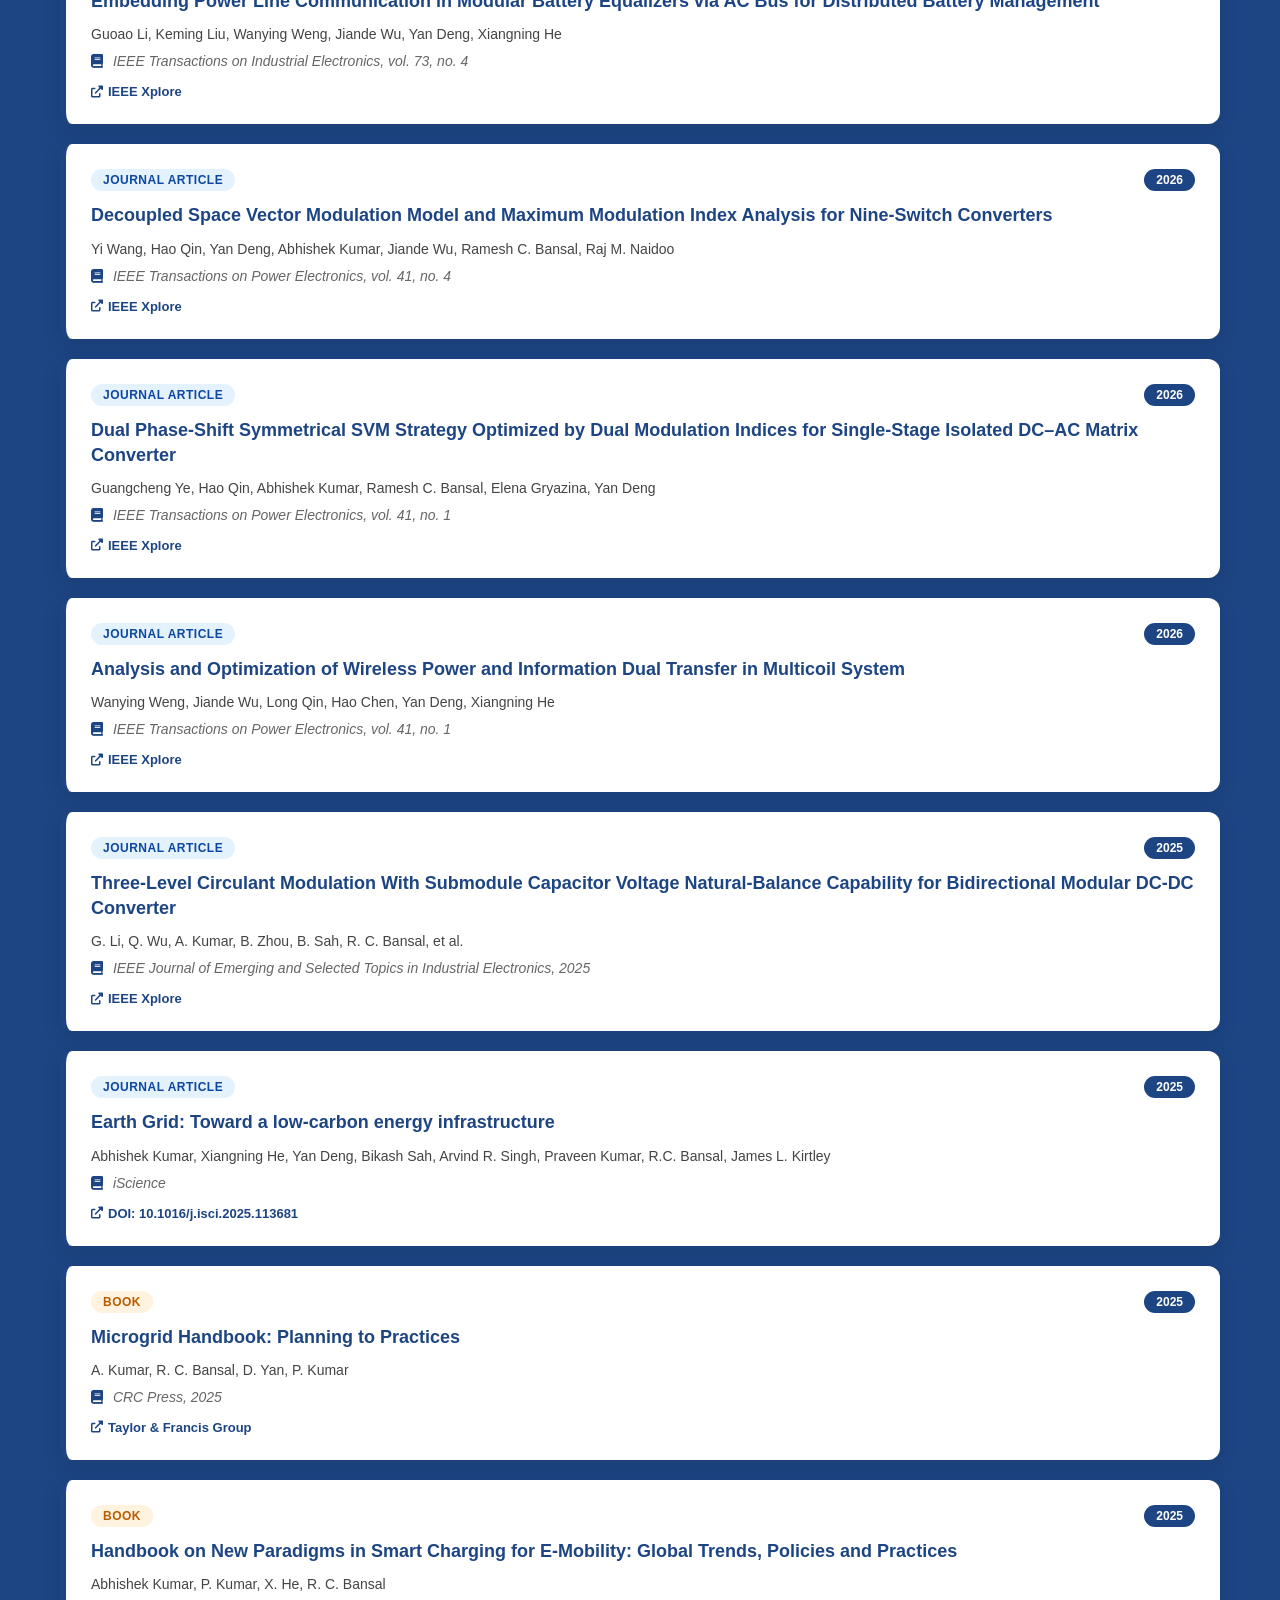
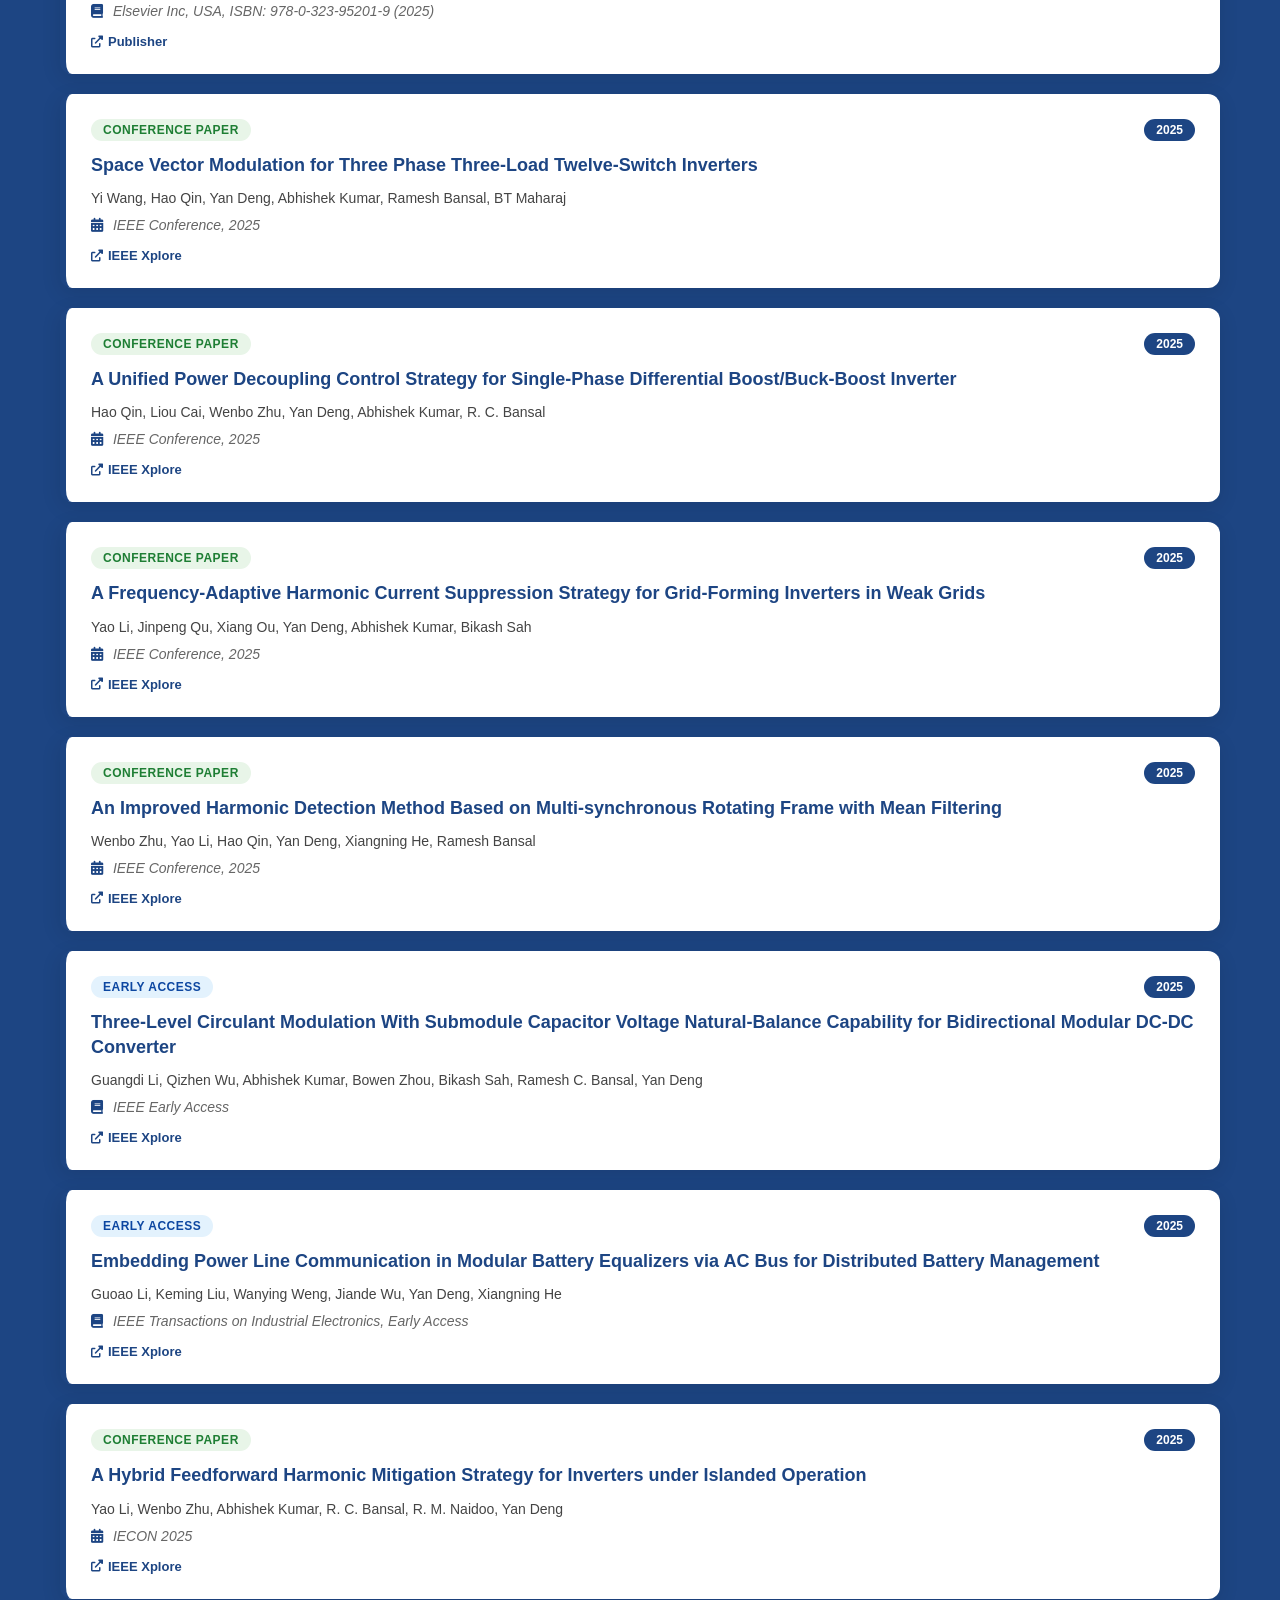
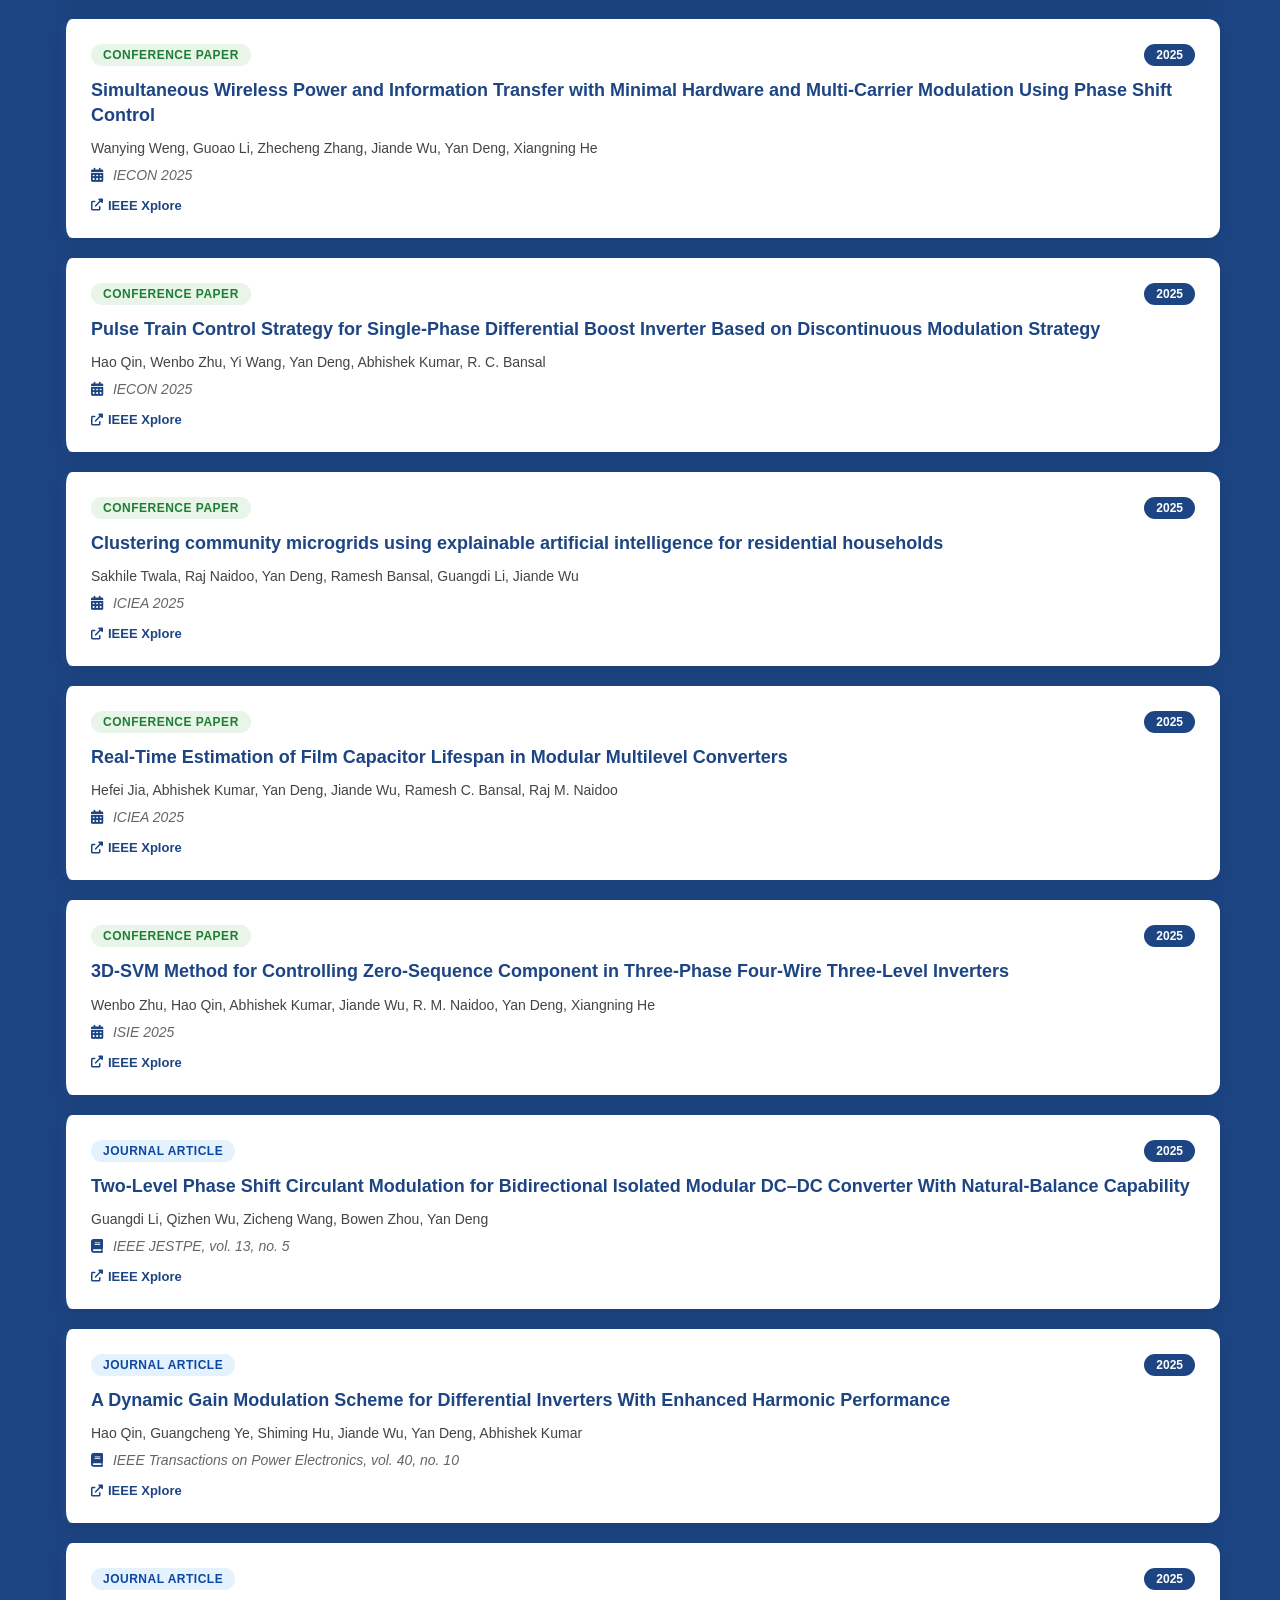
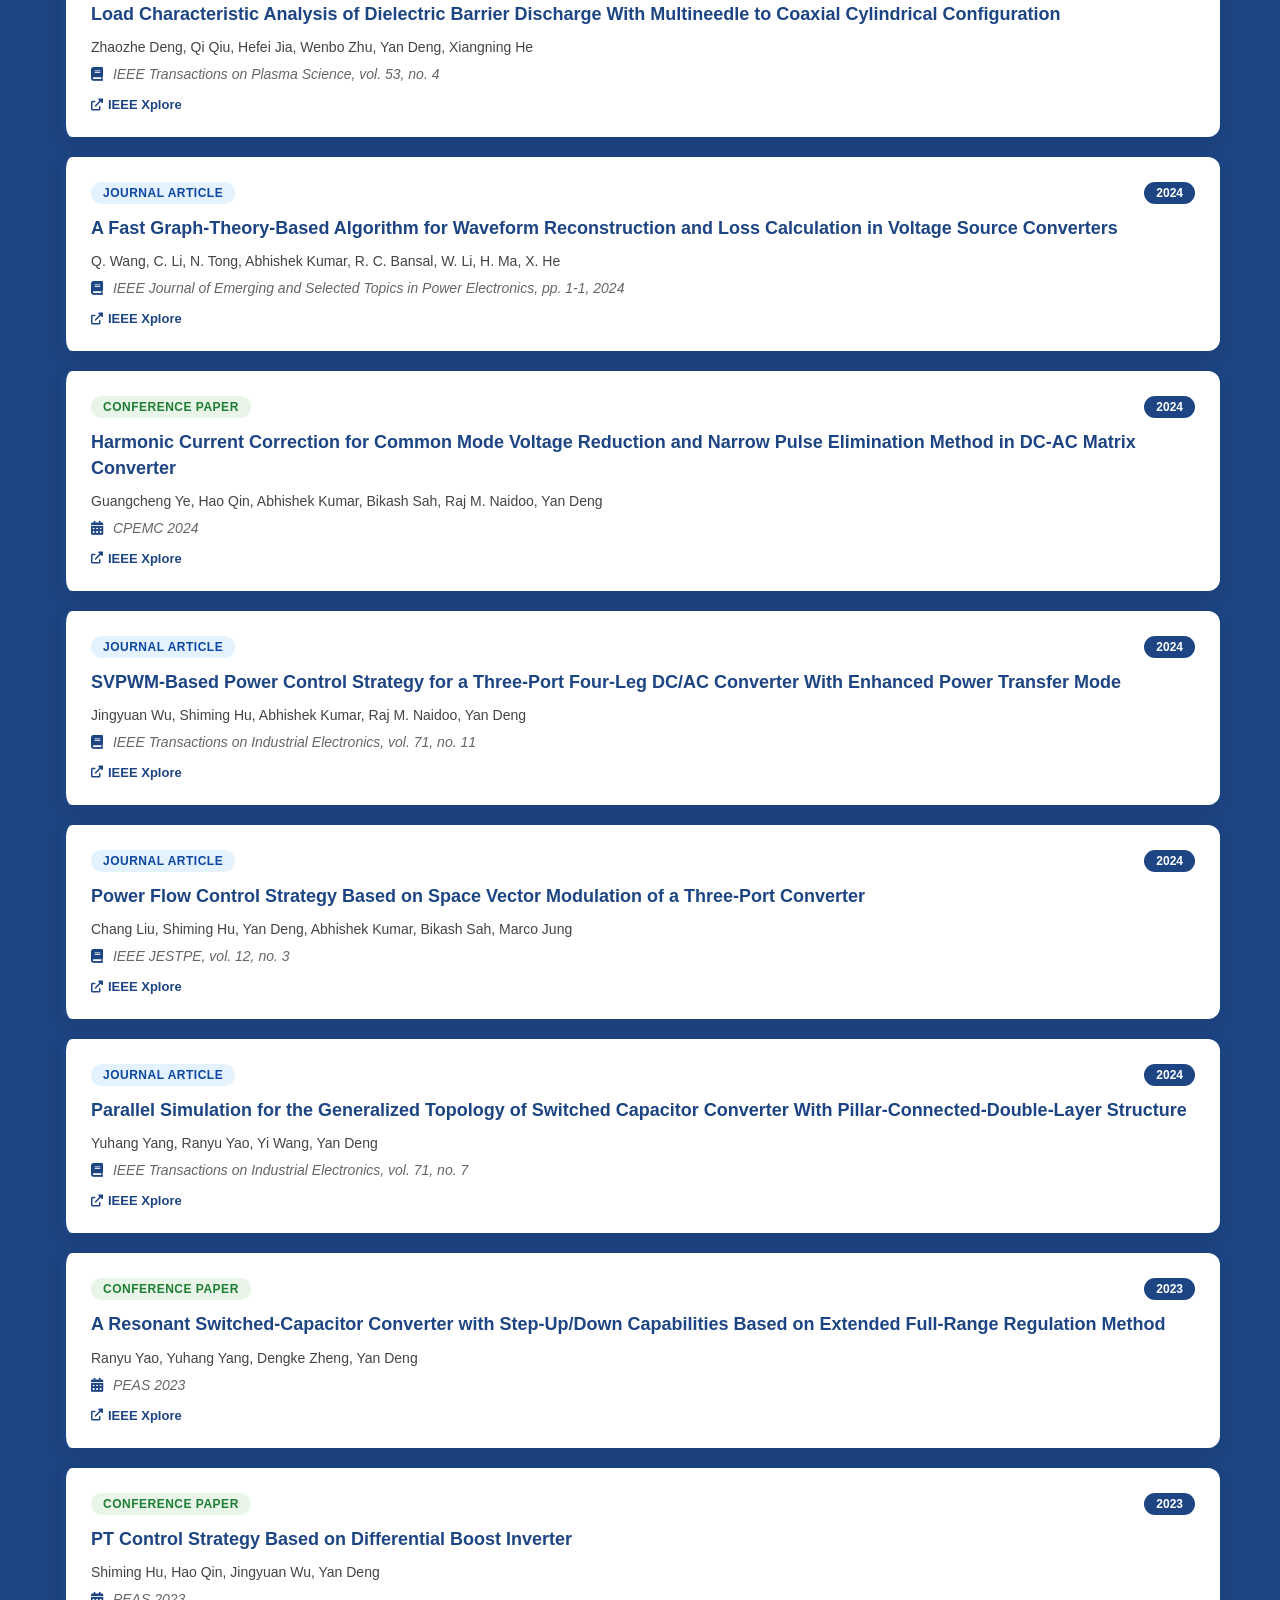
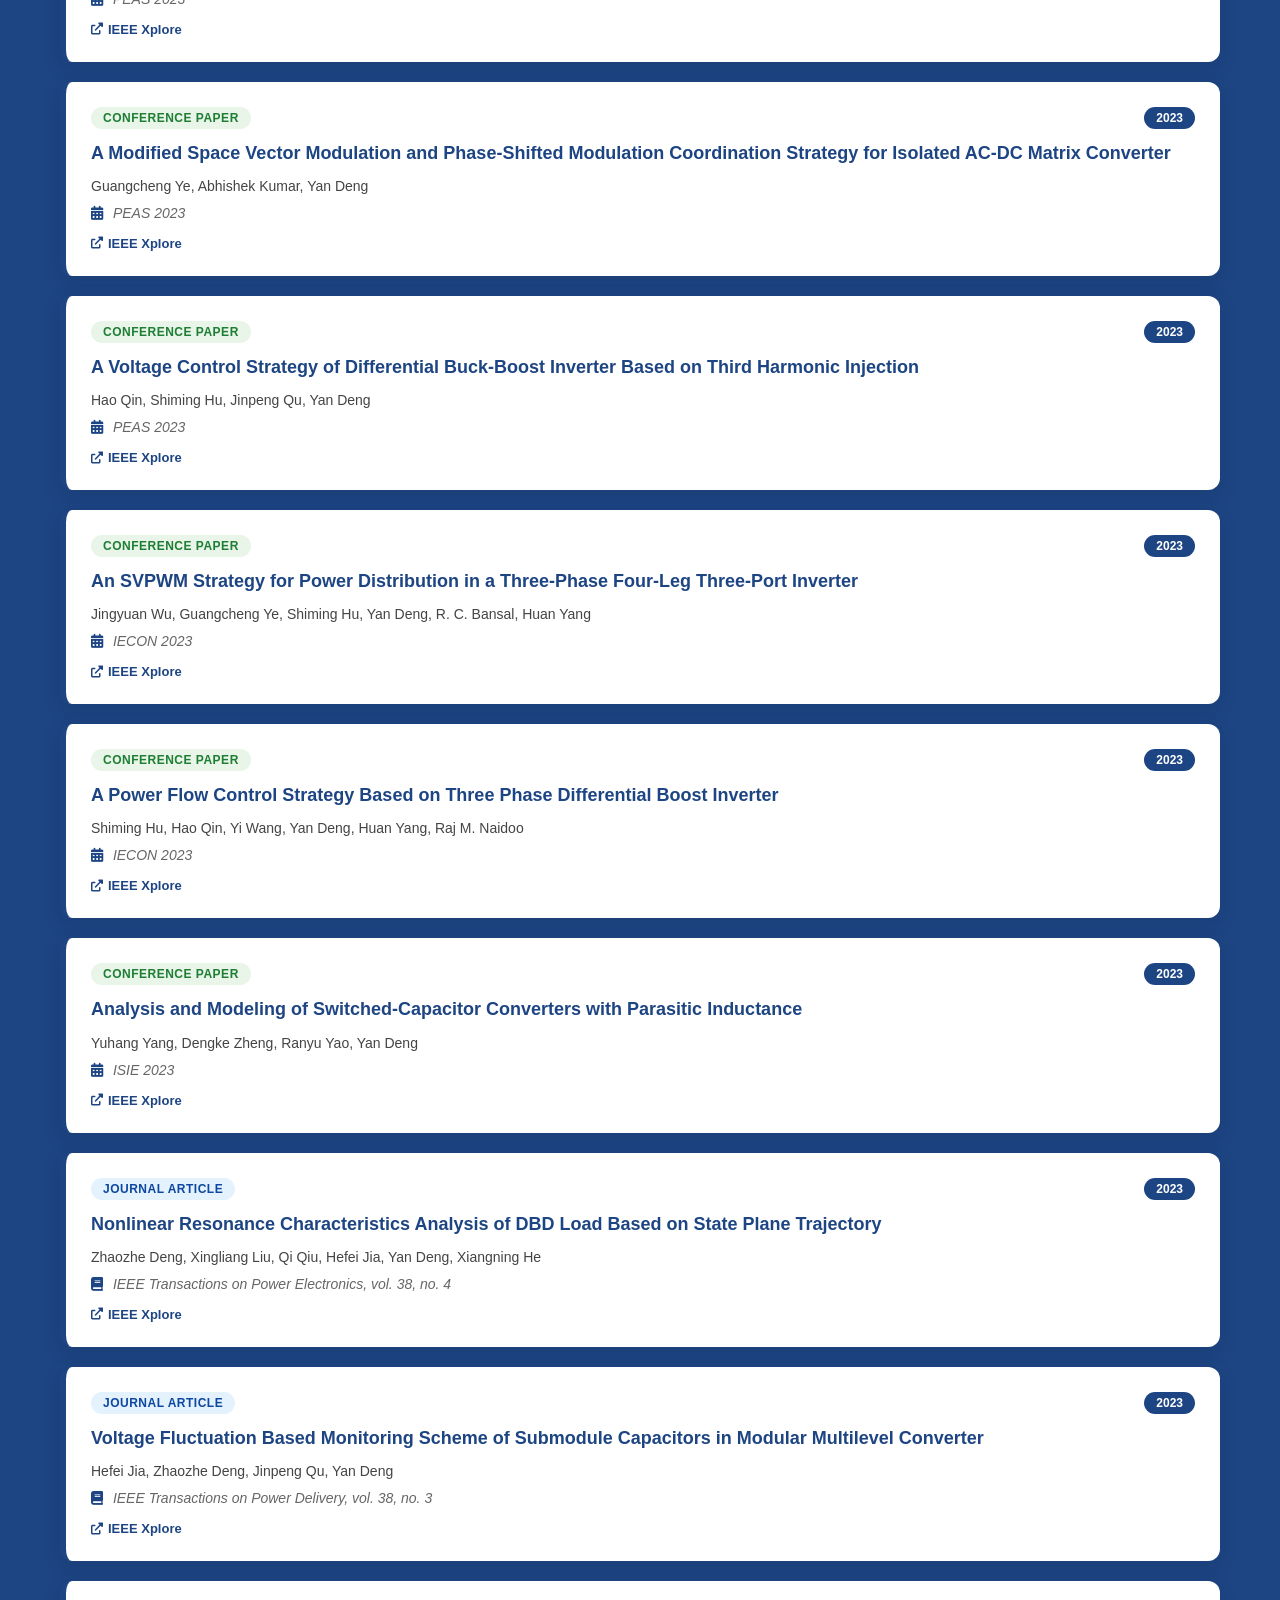
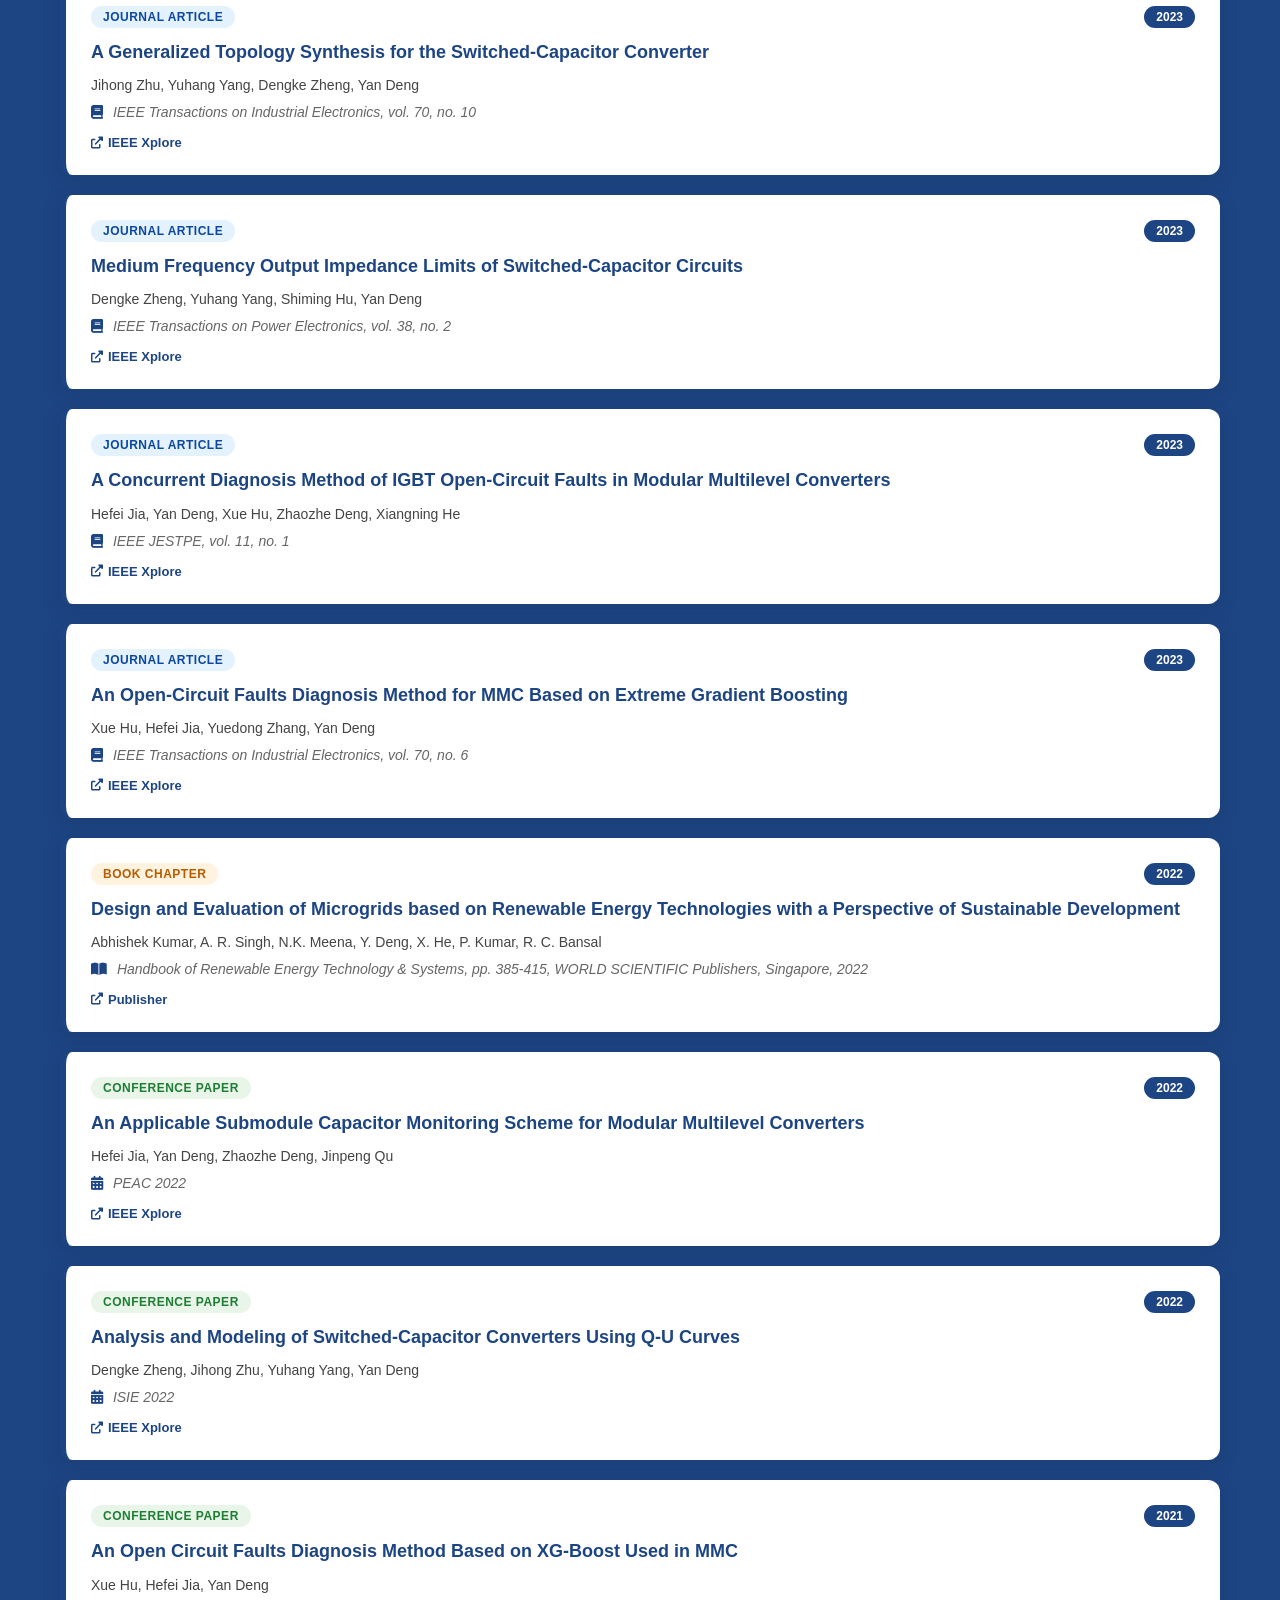
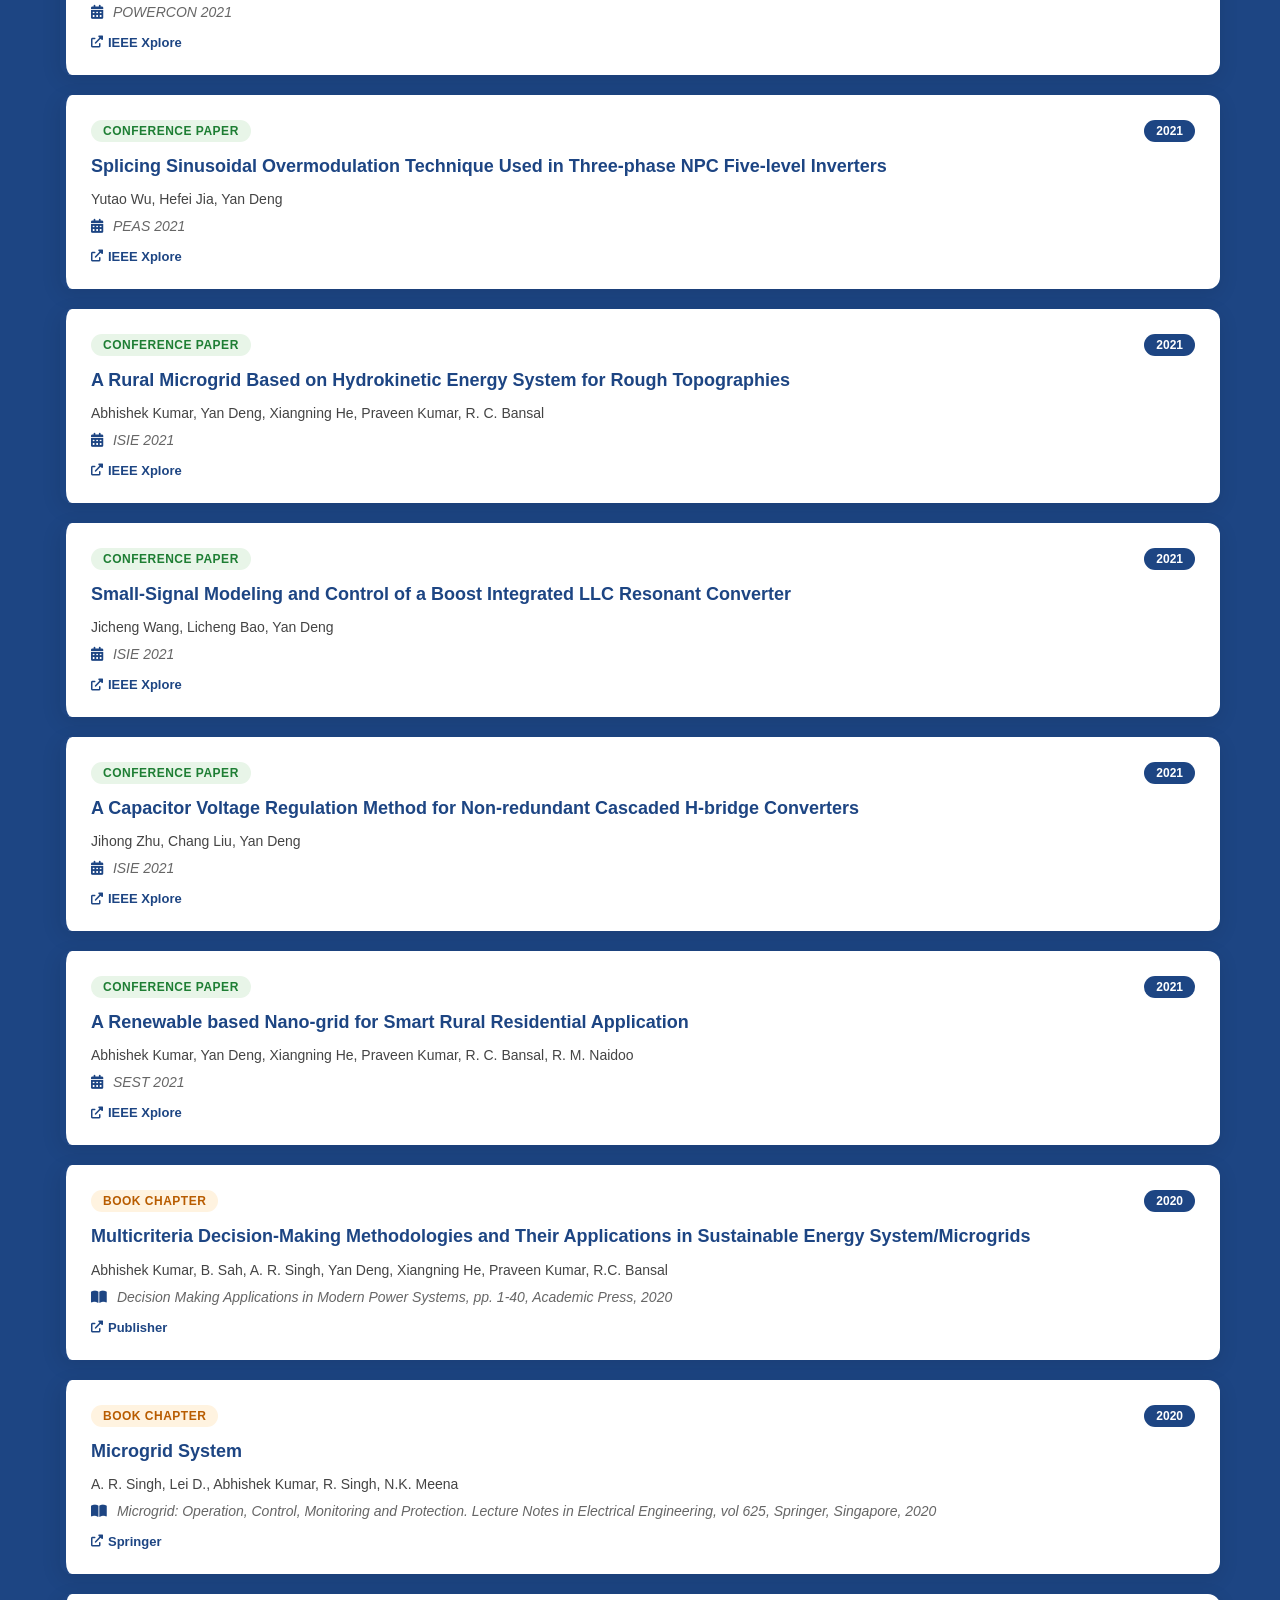
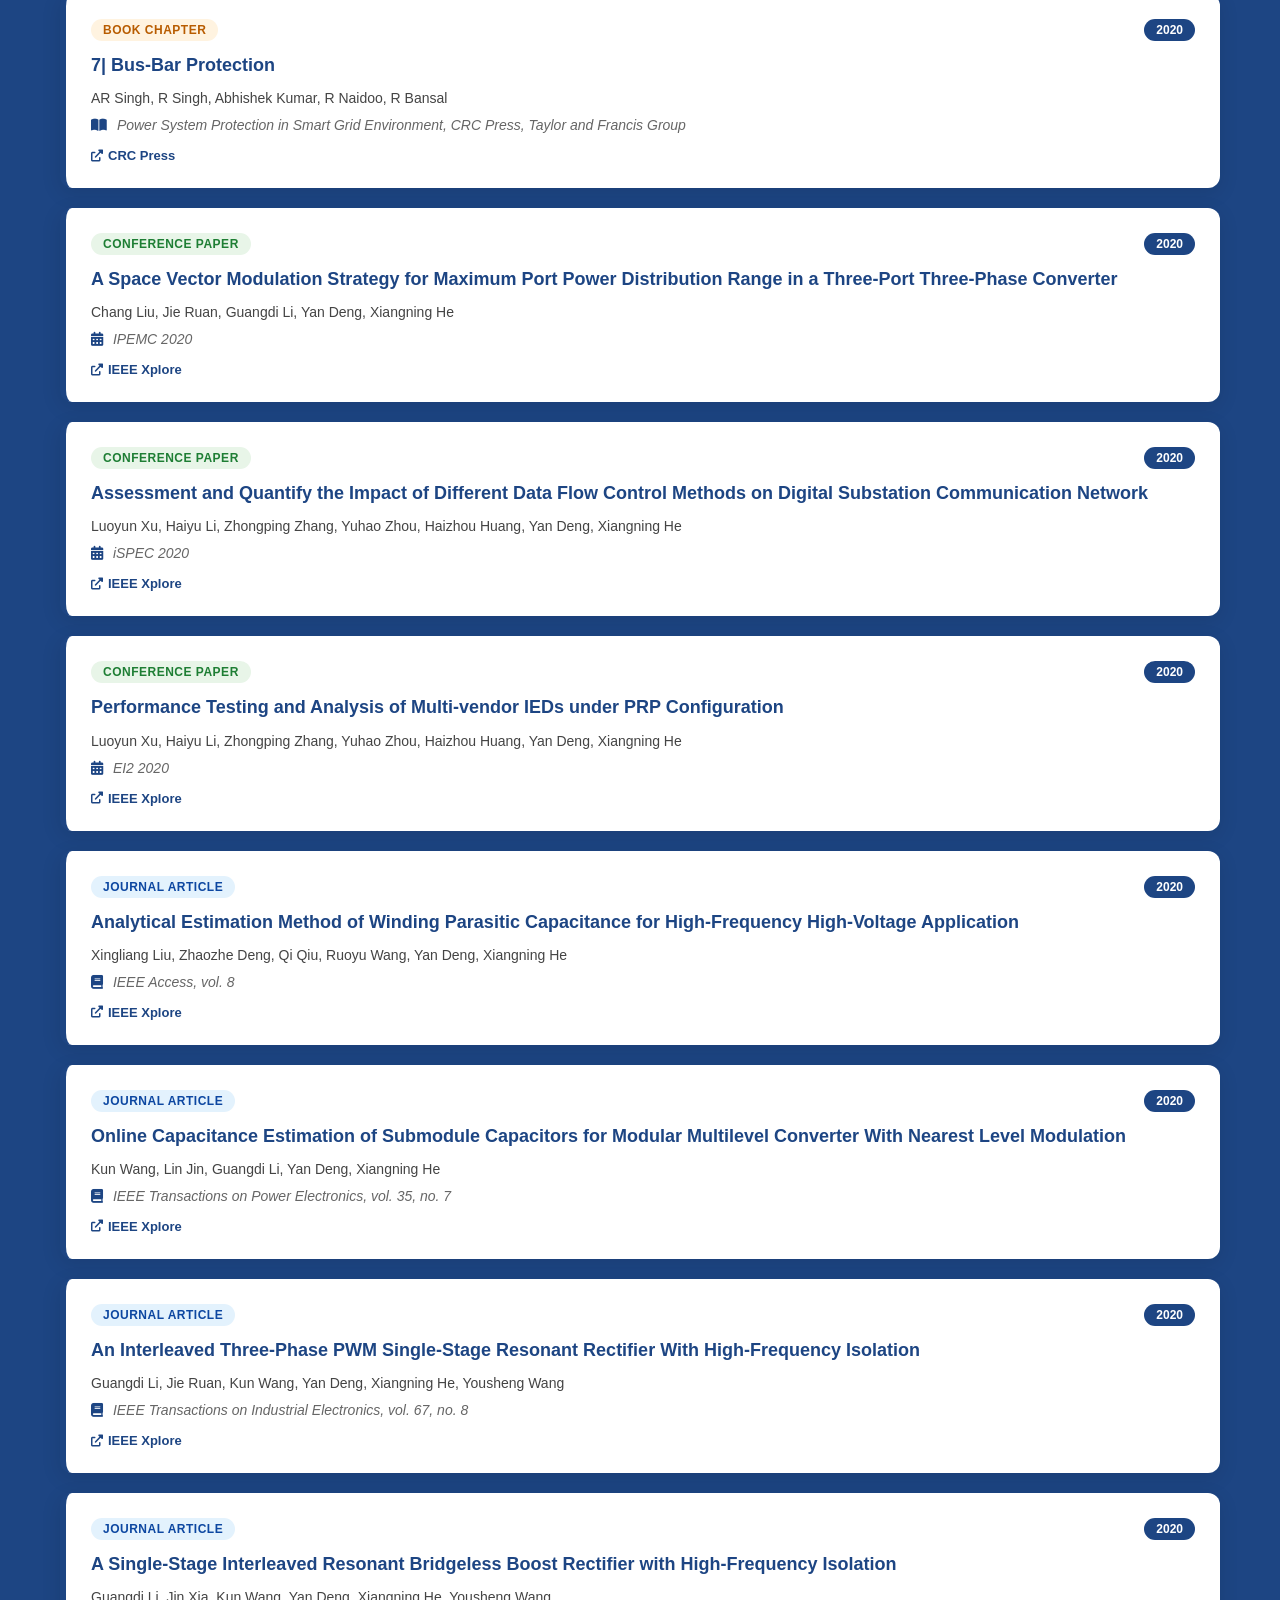
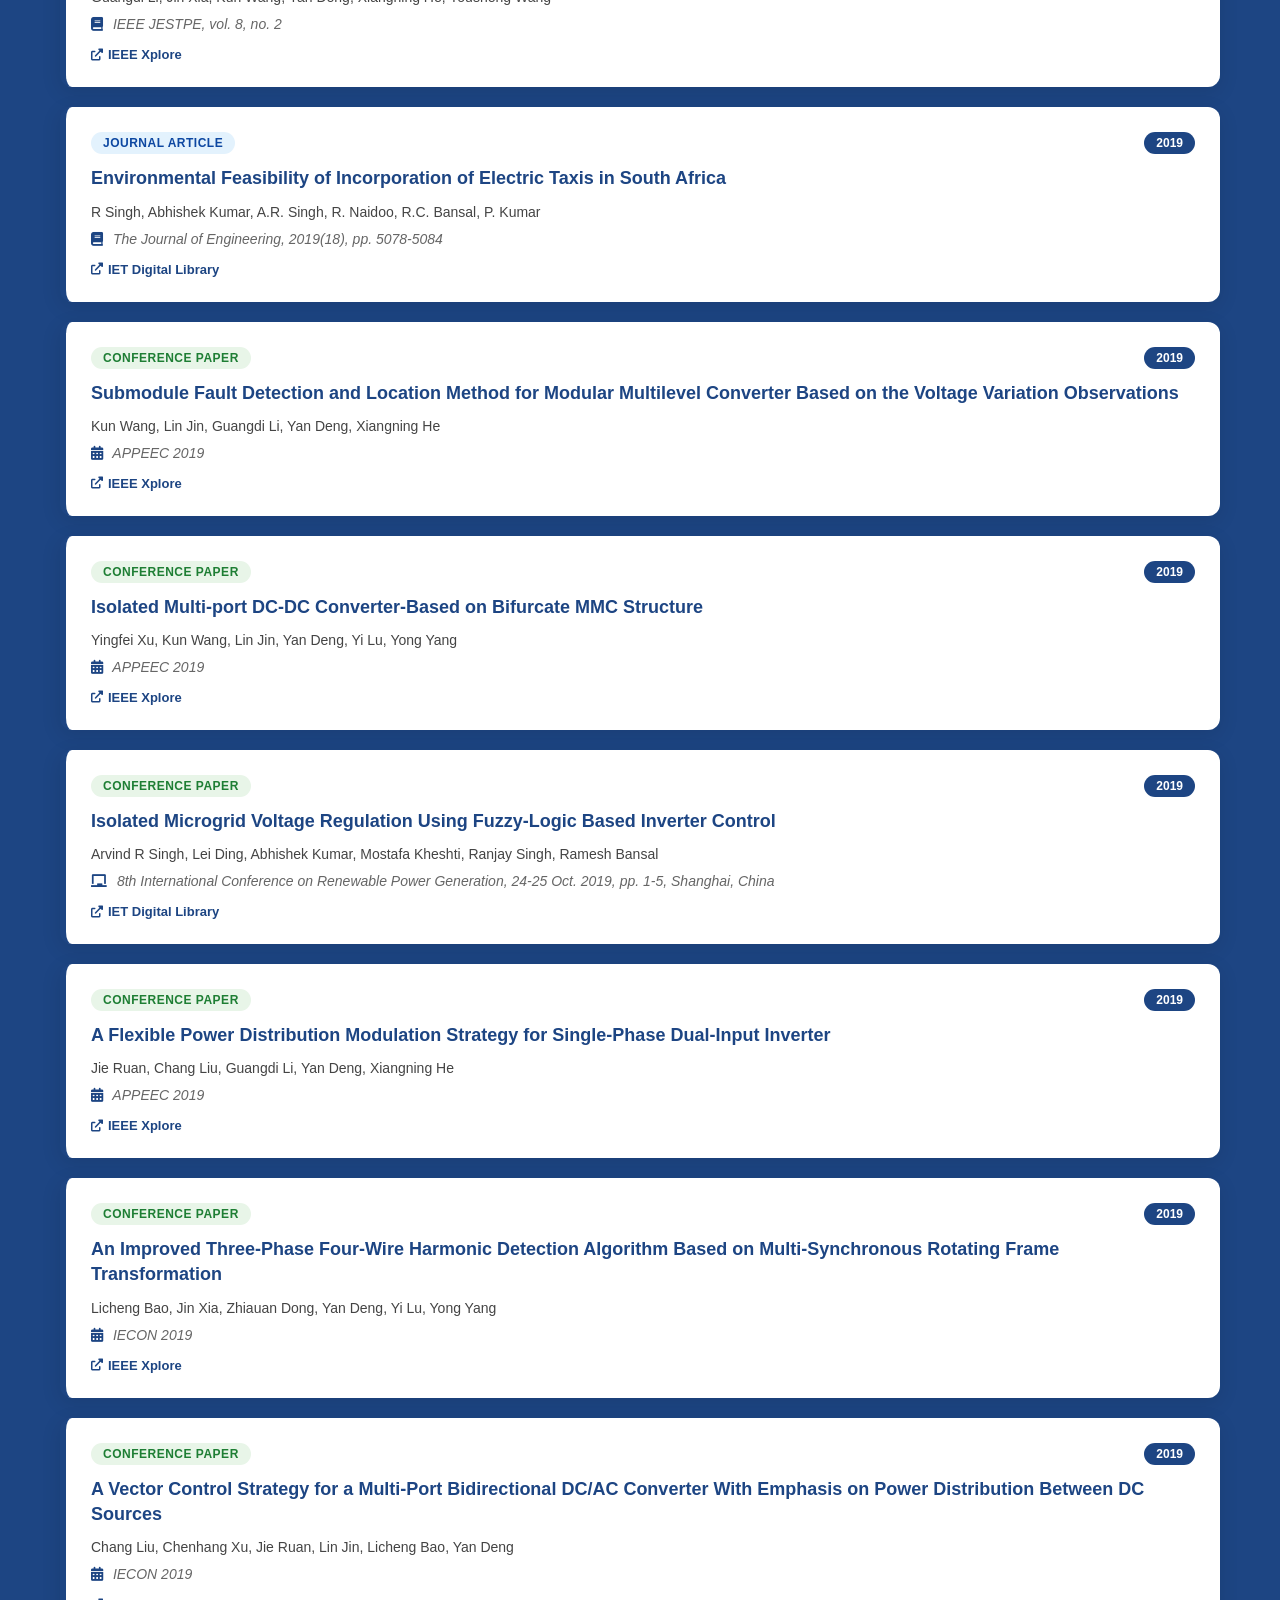
<file: publication.html>
<!DOCTYPE html>
<html>
<head>
<meta name="viewport" content="width=device-width, initial-scale=1">
<link rel="icon" type="image/x-icon" href="images/favicon.ico">
<!-- Link to external CSS file (same as main page) -->
<link rel="stylesheet" type="text/css" href="style.css">
<!-- Font Awesome for icons -->
<link rel="stylesheet" href="https://cdnjs.cloudflare.com/ajax/libs/font-awesome/6.0.0/css/all.min.css">
</head>
<body>

<div class="site-header">
  <nav>
    <a href="https://www.zju.edu.cn/"><img src="images/zju_logo.png" alt="ZJU Logo" class="zju-logo"></a>
    <a href="index.html"><img src="images/regent_logo.png" alt="Regent Logo" class="regent-logo"></a>
    <div class="nav-links">
      <ul>
        <li><a href="index.html">HOME</a></li>
        <li><a href="about.html">ABOUT</a></li>
        <li class="dropdown">
          <a href="research.html" class="dropdown-toggle">RESEARCH <i class="fas fa-chevron-down"></i></a>
          <ul class="dropdown-menu">
            <li><a href="research.html#smart-grids">Smart Grids & Microgrids</a></li>
            <li><a href="research.html#stability">Inverter Stability & Grid Forming Control</a></li>
            <li><a href="research.html#topologies">Converter Topologies</a></li>
            <li><a href="research.html#transportation">Electrified Transportation & Charging Interfaces</a></li>
            <li><a href="research.html#power-info">Power & Information Transfer</a></li>
            <li><a href="research.html#reliability">Reliability, Diagnostics & Power Quality</a></li>
          </ul>
        </li>
        
        <li><a href="publication.html">PUBLICATIONS</a></li>
        		
        <li class="dropdown">
			<a class="dropdown-toggle">MEMBERS<i class="fas fa-chevron-down"></i></a>
			<ul class="dropdown-menu">
				<li><a href="faculty.html">Faculty Members</a></li>
				<li><a href="inter.html">International Collaborators</a></li>
				<li><a href="domestic.html">Domestic Collaborators</a></li>
				<li><a href="student.html">Students</a></li>
				<li><a href="gallery.html">Gallery</a></li>
			</ul>
		</li>
		
        <li><a href="project.html">PROJECTS</a></li>
        <li class="dropdown">
          <a href="contact.html" class="dropdown-toggle">CONTACT US<i class="fas fa-chevron-down"></i></a>
          <ul class="dropdown-menu">
            <li><a href="recruitment.html">RECRUITMENT</a></li>
            <li><a href="collaboration.html">COLLABORATION</a></li>
          </ul>
        </li>
        <li><a href="">中/EN</a></li>
      </ul>
    </div>
  </nav>
</div>

<!-- Page Header -->
<div class="page-header">
  <h1>Publications</h1>
</div>

<!-- Publications Container -->
<div class="publications-container">

  <!-- Filter Section -->
  <div class="filter-section">
    <h2><i class="fas fa-filter"></i> Filter Publications</h2>
    
    <div class="filter-row">
      <div class="filter-group">
        <label><i class="fas fa-calendar"></i> Year</label>
        <select id="yearFilter" class="filter-select">
          <option value="all">All Years</option>
		  <option value="2026">2026</option>
          <option value="2025">2025</option>
          <option value="2024">2024</option>
          <option value="2023">2023</option>
          <option value="2022">2022</option>
          <option value="2021">2021</option>
          <option value="2020">2020</option>
          <option value="2019">2019</option>
          <option value="2018">2018</option>
          <option value="2017">2017</option>
          <option value="2016">2016</option>
          <option value="2015">2015</option>
		  <option value="2014">2014</option>
		  <option value="2013">2013</option>
		  <option value="2012">2012</option>
		  <option value="2011">2011</option>
		  <option value="2010">2010</option>
		  <option value="2009">2009</option>
		  <option value="2008">2008</option>
		  <option value="2007">2007</option>
		  <option value="2006">2006</option>
        </select>
      </div>
      
      <div class="filter-group">
        <label><i class="fas fa-tag"></i> Publication Type</label>
        <select id="typeFilter" class="filter-select">
          <option value="all">All Types</option>
          <option value="journal">Journal Articles</option>
          <option value="conference">Conference Papers</option>
          <option value="book">Book</option>
		  <option value="book-chapter">Book Chapter</option>
          <option value="patent">Patents</option>
        </select>
      </div>
      
      <div class="filter-group">
        <label><i class="fas fa-search"></i> Search</label>
        <input type="text" id="searchFilter" class="filter-input" placeholder="Search by title, author, or venue...">
      </div>
    </div>
    
    <div class="filter-actions">
      <button class="filter-btn" onclick="applyFilters()">
        <i class="fas fa-filter"></i> Apply Filters
      </button>
      <button class="filter-btn reset" onclick="resetFilters()">
        <i class="fas fa-undo"></i> Reset
      </button>
    </div>
  </div>

  <!-- Results Summary -->
  <div class="results-summary" id="resultsSummary">
    <div class="results-count">
      Showing <span id="resultsCount">25</span> publications
    </div>
    <div class="active-filters" id="activeFilters">
      <!-- Active filter tags will appear here -->
    </div>
  </div>

  <!-- Publications List -->
  <!-- 2026 Publications -->
<li class="publication-item" data-year="2026" data-type="journal" data-venue="ITEnC" data-authors="li, wang, kumar, yang, sah, bansal">
  <div class="publication-header">
    <span class="publication-type type-journal">Journal Article</span>
    <span class="publication-year">2026</span>
  </div>
  <div class="publication-title">Fuzzy-Based Distributed Adaptive Inertia Response for Active Power Oscillation Suppression in Grid-Forming Inverters</div>
  <div class="publication-authors">Guangdi Li, Zicheng Wang, Abhishek Kumar, Dongsheng Yang, Bikash Sah, Ramesh C. Bansal</div>
  <div class="publication-venue"><i class="fas fa-book"></i> IEEE Transactions on Energy Conversion</div>
  <div class="publication-links">
    <a href="https://ieeexplore.ieee.org/document/11678116" class="publication-link" target="_blank"><i class="fas fa-external-link-alt"></i> IEEE Xplore</a>
  </div>
</li>  

<li class="publication-item" data-year="2026" data-type="journal" data-venue="ITEnC" data-authors="li, wang, kumar, sah, li, yang, bansal">
  <div class="publication-header">
    <span class="publication-type type-journal">Journal Article</span>
    <span class="publication-year">2026</span>
  </div>
  <div class="publication-title">Analysis of Transient Power Angle Stability with Dual-Sequence Andronov-Hopf Oscillator Adaptive Virtual Inertia Enhancement During Low-Voltage Ride-Through</div>
  <div class="publication-authors">Guangdi Li, Hongchi Wang, Abhishek Kumar, Bikash Sah, Si Li, Dongsheng Yang, Ramesh C. Bansal</div>
  <div class="publication-venue"><i class="fas fa-book"></i> IEEE Transactions on Energy Conversion</div>
  <div class="publication-links">
    <a href="https://ieeexplore.ieee.org/document/11594959" class="publication-link" target="_blank"><i class="fas fa-external-link-alt"></i> IEEE Xplore</a>
  </div>
</li>  

<li class="publication-item" data-year="2026" data-type="journal" data-venue="ieee tcas-i" data-authors="li, yao, wu, deng, kumar, sah, bansal">
  <div class="publication-header">
    <span class="publication-type type-journal">Journal Article</span>
    <span class="publication-year">2026</span>
  </div>
  <div class="publication-title">A Unified Loss Analysis Framework for Grid-Based Generalized Switched-Capacitor Topologies</div>
  <div class="publication-authors">Zikang Li, Ranyu Yao, Ning Wu, Yan Deng, Abhishek Kumar, Bikash Sah, Ramesh C. Bansal</div>
  <div class="publication-venue"><i class="fas fa-book"></i> IEEE Transactions on Circuits and Systems I: Regular Papers</div>
  <div class="publication-links">
    <a href="https://ieeexplore.ieee.org/document/11641673/" class="publication-link" target="_blank"><i class="fas fa-external-link-alt"></i> IEEE Xplore</a>
  </div>
</li>

<li class="publication-item" data-year="2026" data-type="journal" data-venue="ieee jestie" data-authors="li, wu, kumar, zhou, sah, bansal, deng">
  <div class="publication-header">
    <span class="publication-type type-journal">Journal Article</span>
    <span class="publication-year">2026</span>
  </div>
  <div class="publication-title">Three-Level Circulant Modulation With Submodule-Capacitor Voltage Natural-Balance Capability for Bidirectional Modular DC–DC Converter</div>
  <div class="publication-authors">Guangdi Li, Qizhen Wu, Abhishek Kumar, Bowen Zhou, Bikash Sah, Ramesh C. Bansal, Yan Deng</div>
  <div class="publication-venue"><i class="fas fa-book"></i> IEEE Journal of Emerging and Selected Topics in Industrial Electronics, vol. 7, no. 2</div>
  <div class="publication-links">
    <a href="https://ieeexplore.ieee.org/document/11311537/" class="publication-link" target="_blank"><i class="fas fa-external-link-alt"></i> IEEE Xplore</a>
  </div>
</li>

<li class="publication-item" data-year="2026" data-type="journal" data-venue="ieee tie" data-authors="li, liu, weng, wu, deng, he">
  <div class="publication-header">
    <span class="publication-type type-journal">Journal Article</span>
    <span class="publication-year">2026</span>
  </div>
  <div class="publication-title">Embedding Power Line Communication in Modular Battery Equalizers via AC Bus for Distributed Battery Management</div>
  <div class="publication-authors">Guoao Li, Keming Liu, Wanying Weng, Jiande Wu, Yan Deng, Xiangning He</div>
  <div class="publication-venue"><i class="fas fa-book"></i> IEEE Transactions on Industrial Electronics, vol. 73, no. 4</div>
  <div class="publication-links">
    <a href="https://ieeexplore.ieee.org/document/11293777/" class="publication-link" target="_blank"><i class="fas fa-external-link-alt"></i> IEEE Xplore</a>
  </div>
</li>

<li class="publication-item" data-year="2026" data-type="journal" data-venue="ieee tpel" data-authors="wang, qin, deng, kumar, wu,bansal, naidoo">
  <div class="publication-header">
    <span class="publication-type type-journal">Journal Article</span>
    <span class="publication-year">2026</span>
  </div>
  <div class="publication-title">Decoupled Space Vector Modulation Model and Maximum Modulation Index Analysis for Nine-Switch Converters</div>
  <div class="publication-authors">Yi Wang, Hao Qin, Yan Deng, Abhishek Kumar, Jiande Wu, Ramesh C. Bansal, Raj M. Naidoo</div>
  <div class="publication-venue"><i class="fas fa-book"></i> IEEE Transactions on Power Electronics, vol. 41, no. 4</div>
  <div class="publication-links">
    <a href="https://ieeexplore.ieee.org/document/11222981/" class="publication-link" target="_blank"><i class="fas fa-external-link-alt"></i> IEEE Xplore</a>
  </div>
</li>

<li class="publication-item" data-year="2026" data-type="journal" data-venue="ieee tpel" data-authors="ye, qin, kumar, bansal, gryazina, deng">
  <div class="publication-header">
    <span class="publication-type type-journal">Journal Article</span>
    <span class="publication-year">2026</span>
  </div>
  <div class="publication-title">Dual Phase-Shift Symmetrical SVM Strategy Optimized by Dual Modulation Indices for Single-Stage Isolated DC–AC Matrix Converter</div>
  <div class="publication-authors">Guangcheng Ye, Hao Qin, Abhishek Kumar, Ramesh C. Bansal, Elena Gryazina, Yan Deng</div>
  <div class="publication-venue"><i class="fas fa-book"></i> IEEE Transactions on Power Electronics, vol. 41, no. 1</div>
  <div class="publication-links">
    <a href="https://ieeexplore.ieee.org/document/11154845/" class="publication-link" target="_blank"><i class="fas fa-external-link-alt"></i> IEEE Xplore</a>
  </div>
</li>

<li class="publication-item" data-year="2026" data-type="journal" data-venue="ieee tpel" data-authors="weng, wu, qin chen, deng, he">
  <div class="publication-header">
    <span class="publication-type type-journal">Journal Article</span>
    <span class="publication-year">2026</span>
  </div>
  <div class="publication-title">Analysis and Optimization of Wireless Power and Information Dual Transfer in Multicoil System</div>
  <div class="publication-authors">Wanying Weng, Jiande Wu, Long Qin, Hao Chen, Yan Deng, Xiangning He</div>
  <div class="publication-venue"><i class="fas fa-book"></i> IEEE Transactions on Power Electronics, vol. 41, no. 1</div>
  <div class="publication-links">
    <a href="https://ieeexplore.ieee.org/document/11134808/" class="publication-link" target="_blank"><i class="fas fa-external-link-alt"></i> IEEE Xplore</a>
  </div>
</li>

<!-- 2025 Publications -->
<li class="publication-item" data-year="2025" data-type="journal" data-authors="li, wu, kumar, zhou, sah, bansal">
  <div class="publication-header">
    <span class="publication-type type-journal">Journal Article</span>
    <span class="publication-year">2025</span>
  </div>
  <div class="publication-title">Three-Level Circulant Modulation With Submodule Capacitor Voltage Natural-Balance Capability for Bidirectional Modular DC-DC Converter</div>
  <div class="publication-authors">G. Li, Q. Wu, A. Kumar, B. Zhou, B. Sah, R. C. Bansal, et al.</div>
  <div class="publication-venue"><i class="fas fa-book"></i> IEEE Journal of Emerging and Selected Topics in Industrial Electronics, 2025</div>
  <div class="publication-links">
    <a href="https://ieeexplore.ieee.org/document/11311537" class="publication-link"><i class="fas fa-external-link-alt"></i> IEEE Xplore</a>
  </div>
</li>

<li class="publication-item" data-year="2025" data-type="journal" data-venue="iScience" data-authors="kumar, he, deng, sah, singh, kumar, bansal, kirtley">
  <div class="publication-header">
    <span class="publication-type type-journal">Journal Article</span>
    <span class="publication-year">2025</span>
  </div>
  <div class="publication-title">Earth Grid: Toward a low-carbon energy infrastructure</div>
  <div class="publication-authors">Abhishek Kumar, Xiangning He, Yan Deng, Bikash Sah, Arvind R. Singh, Praveen Kumar, R.C. Bansal, James L. Kirtley</div>
  <div class="publication-venue"><i class="fas fa-book"></i> iScience</div>
  <div class="publication-links">
    <a href="https://www.cell.com/iscience/fulltext/S2589-0042(25)01942-X" class="publication-link" target="_blank"><i class="fas fa-external-link-alt"></i> DOI: 10.1016/j.isci.2025.113681</a>
  </div>
</li>

<li class="publication-item" data-year="2025" data-type="book" data-authors="kumar, bansal, yan, kumar">
  <div class="publication-header">
    <span class="publication-type type-book">Book</span>
    <span class="publication-year">2025</span>
  </div>
  <div class="publication-title">Microgrid Handbook: Planning to Practices</div>
  <div class="publication-authors">A. Kumar, R. C. Bansal, D. Yan, P. Kumar</div>
  <div class="publication-venue"><i class="fas fa-book"></i> CRC Press, 2025</div>
  <div class="publication-links">
    <a href="https://doi.org/10.1201/9781003219439" class="publication-link"><i class="fas fa-external-link-alt"></i> Taylor & Francis Group</a>
  </div>
</li>

<li class="publication-item" data-year="2025" data-type="book" data-authors="kumar, kumar, he, bansal">
  <div class="publication-header">
    <span class="publication-type type-book">Book</span>
    <span class="publication-year">2025</span>
  </div>
  <div class="publication-title">Handbook on New Paradigms in Smart Charging for E-Mobility: Global Trends, Policies and Practices</div>
  <div class="publication-authors">Abhishek Kumar, P. Kumar, X. He, R. C. Bansal</div>
  <div class="publication-venue"><i class="fas fa-book"></i> Elsevier Inc, USA, ISBN: 978-0-323-95201-9 (2025)</div>
  <div class="publication-links">
    <a href="https://doi.org/10.1016/C2021-0-02934-5" class="publication-link"><i class="fas fa-external-link-alt"></i> Publisher</a>
  </div>
</li>

<li class="publication-item" data-year="2025" data-type="conference" data-venue="ieee" data-authors="wang">
  <div class="publication-header">
    <span class="publication-type type-conference">Conference Paper</span>
    <span class="publication-year">2025</span>
  </div>
  <div class="publication-title">Space Vector Modulation for Three Phase Three-Load Twelve-Switch Inverters</div>
  <div class="publication-authors">Yi Wang, Hao Qin, Yan Deng, Abhishek Kumar, Ramesh Bansal, BT Maharaj</div>
  <div class="publication-venue"><i class="fas fa-calendar-alt"></i> IEEE Conference, 2025</div>
  <div class="publication-links">
    <a href="https://ieeexplore.ieee.org/document/11403637/" class="publication-link" target="_blank"><i class="fas fa-external-link-alt"></i>IEEE Xplore</a>
  </div>
</li>

<li class="publication-item" data-year="2025" data-type="conference" data-venue="ieee" data-authors="qin">
  <div class="publication-header">
    <span class="publication-type type-conference">Conference Paper</span>
    <span class="publication-year">2025</span>
  </div>
  <div class="publication-title">A Unified Power Decoupling Control Strategy for Single-Phase Differential Boost/Buck-Boost Inverter</div>
  <div class="publication-authors">Hao Qin, Liou Cai, Wenbo Zhu, Yan Deng, Abhishek Kumar, R. C. Bansal</div>
  <div class="publication-venue"><i class="fas fa-calendar-alt"></i> IEEE Conference, 2025</div>
  <div class="publication-links">
    <a href="https://ieeexplore.ieee.org/document/11403055/" class="publication-link" target="_blank"><i class="fas fa-external-link-alt"></i> IEEE Xplore</a>
  </div>
</li>

<li class="publication-item" data-year="2025" data-type="conference" data-venue="ieee" data-authors="li">
  <div class="publication-header">
    <span class="publication-type type-conference">Conference Paper</span>
    <span class="publication-year">2025</span>
  </div>
  <div class="publication-title">A Frequency-Adaptive Harmonic Current Suppression Strategy for Grid-Forming Inverters in Weak Grids</div>
  <div class="publication-authors">Yao Li, Jinpeng Qu, Xiang Ou, Yan Deng, Abhishek Kumar, Bikash Sah</div>
  <div class="publication-venue"><i class="fas fa-calendar-alt"></i> IEEE Conference, 2025</div>
  <div class="publication-links">
    <a href="https://ieeexplore.ieee.org/document/11403546/" class="publication-link" target="_blank"><i class="fas fa-external-link-alt"></i> IEEE Xplore</a>
  </div>
</li>

<li class="publication-item" data-year="2025" data-type="conference" data-venue="ieee" data-authors="zhu">
  <div class="publication-header">
    <span class="publication-type type-conference">Conference Paper</span>
    <span class="publication-year">2025</span>
  </div>
  <div class="publication-title">An Improved Harmonic Detection Method Based on Multi-synchronous Rotating Frame with Mean Filtering</div>
  <div class="publication-authors">Wenbo Zhu, Yao Li, Hao Qin, Yan Deng, Xiangning He, Ramesh Bansal</div>
  <div class="publication-venue"><i class="fas fa-calendar-alt"></i> IEEE Conference, 2025</div>
  <div class="publication-links">
    <a href="https://ieeexplore.ieee.org/document/11403444/" class="publication-link" target="_blank"><i class="fas fa-external-link-alt"></i> IEEE Xplore</a>
  </div>
</li>

<li class="publication-item" data-year="2025" data-type="early access" data-venue="ieee" data-authors="li">
  <div class="publication-header">
    <span class="publication-type type-journal">Early Access</span>
    <span class="publication-year">2025</span>
  </div>
  <div class="publication-title">Three-Level Circulant Modulation With Submodule Capacitor Voltage Natural-Balance Capability for Bidirectional Modular DC-DC Converter</div>
  <div class="publication-authors">Guangdi Li, Qizhen Wu, Abhishek Kumar, Bowen Zhou, Bikash Sah, Ramesh C. Bansal, Yan Deng</div>
  <div class="publication-venue"><i class="fas fa-book"></i> IEEE Early Access</div>
  <div class="publication-links">
    <a href="https://ieeexplore.ieee.org/document/11311537/" class="publication-link" target="_blank"><i class="fas fa-external-link-alt"></i> IEEE Xplore</a>
  </div>
</li>

<li class="publication-item" data-year="2025" data-type="early access" data-venue="ieee tie" data-authors="li">
  <div class="publication-header">
    <span class="publication-type type-journal">Early Access</span>
    <span class="publication-year">2025</span>
  </div>
  <div class="publication-title">Embedding Power Line Communication in Modular Battery Equalizers via AC Bus for Distributed Battery Management</div>
  <div class="publication-authors">Guoao Li, Keming Liu, Wanying Weng, Jiande Wu, Yan Deng, Xiangning He</div>
  <div class="publication-venue"><i class="fas fa-book"></i> IEEE Transactions on Industrial Electronics, Early Access</div>
  <div class="publication-links">
    <a href="https://ieeexplore.ieee.org/document/11293777/" class="publication-link" target="_blank"><i class="fas fa-external-link-alt"></i> IEEE Xplore</a>
  </div>
</li>

<li class="publication-item" data-year="2025" data-type="conference" data-venue="iecon" data-authors="li">
  <div class="publication-header">
    <span class="publication-type type-conference">Conference Paper</span>
    <span class="publication-year">2025</span>
  </div>
  <div class="publication-title">A Hybrid Feedforward Harmonic Mitigation Strategy for Inverters under Islanded Operation</div>
  <div class="publication-authors">Yao Li, Wenbo Zhu, Abhishek Kumar, R. C. Bansal, R. M. Naidoo, Yan Deng</div>
  <div class="publication-venue"><i class="fas fa-calendar-alt"></i> IECON 2025</div>
  <div class="publication-links">
    <a href="https://ieeexplore.ieee.org/document/11221638/" class="publication-link" target="_blank"><i class="fas fa-external-link-alt"></i> IEEE Xplore</a>
  </div>
</li>

<li class="publication-item" data-year="2025" data-type="conference" data-venue="iecon" data-authors="weng">
  <div class="publication-header">
    <span class="publication-type type-conference">Conference Paper</span>
    <span class="publication-year">2025</span>
  </div>
  <div class="publication-title">Simultaneous Wireless Power and Information Transfer with Minimal Hardware and Multi-Carrier Modulation Using Phase Shift Control</div>
  <div class="publication-authors">Wanying Weng, Guoao Li, Zhecheng Zhang, Jiande Wu, Yan Deng, Xiangning He</div>
  <div class="publication-venue"><i class="fas fa-calendar-alt"></i> IECON 2025</div>
  <div class="publication-links">
    <a href="https://ieeexplore.ieee.org/document/11221415/" class="publication-link" target="_blank"><i class="fas fa-external-link-alt"></i> IEEE Xplore</a>
  </div>
</li>

<li class="publication-item" data-year="2025" data-type="conference" data-venue="iecon" data-authors="qin">
  <div class="publication-header">
    <span class="publication-type type-conference">Conference Paper</span>
    <span class="publication-year">2025</span>
  </div>
  <div class="publication-title">Pulse Train Control Strategy for Single-Phase Differential Boost Inverter Based on Discontinuous Modulation Strategy</div>
  <div class="publication-authors">Hao Qin, Wenbo Zhu, Yi Wang, Yan Deng, Abhishek Kumar, R. C. Bansal</div>
  <div class="publication-venue"><i class="fas fa-calendar-alt"></i> IECON 2025</div>
  <div class="publication-links">
    <a href="https://ieeexplore.ieee.org/document/11221954/" class="publication-link" target="_blank"><i class="fas fa-external-link-alt"></i> IEEE Xplore</a>
  </div>
</li>

<li class="publication-item" data-year="2025" data-type="conference" data-venue="iciea" data-authors="twala">
  <div class="publication-header">
    <span class="publication-type type-conference">Conference Paper</span>
    <span class="publication-year">2025</span>
  </div>
  <div class="publication-title">Clustering community microgrids using explainable artificial intelligence for residential households</div>
  <div class="publication-authors">Sakhile Twala, Raj Naidoo, Yan Deng, Ramesh Bansal, Guangdi Li, Jiande Wu</div>
  <div class="publication-venue"><i class="fas fa-calendar-alt"></i> ICIEA 2025</div>
  <div class="publication-links">
    <a href="https://ieeexplore.ieee.org/document/11148479/" class="publication-link" target="_blank"><i class="fas fa-external-link-alt"></i> IEEE Xplore</a>
  </div>
</li>

<li class="publication-item" data-year="2025" data-type="conference" data-venue="iciea" data-authors="jia">
  <div class="publication-header">
    <span class="publication-type type-conference">Conference Paper</span>
    <span class="publication-year">2025</span>
  </div>
  <div class="publication-title">Real-Time Estimation of Film Capacitor Lifespan in Modular Multilevel Converters</div>
  <div class="publication-authors">Hefei Jia, Abhishek Kumar, Yan Deng, Jiande Wu, Ramesh C. Bansal, Raj M. Naidoo</div>
  <div class="publication-venue"><i class="fas fa-calendar-alt"></i> ICIEA 2025</div>
  <div class="publication-links">
    <a href="https://ieeexplore.ieee.org/document/11148745/" class="publication-link" target="_blank"><i class="fas fa-external-link-alt"></i> IEEE Xplore</a>
  </div>
</li>

<li class="publication-item" data-year="2025" data-type="conference" data-venue="isie" data-authors="zhu">
  <div class="publication-header">
    <span class="publication-type type-conference">Conference Paper</span>
    <span class="publication-year">2025</span>
  </div>
  <div class="publication-title">3D-SVM Method for Controlling Zero-Sequence Component in Three-Phase Four-Wire Three-Level Inverters</div>
  <div class="publication-authors">Wenbo Zhu, Hao Qin, Abhishek Kumar, Jiande Wu, R. M. Naidoo, Yan Deng, Xiangning He</div>
  <div class="publication-venue"><i class="fas fa-calendar-alt"></i> ISIE 2025</div>
  <div class="publication-links">
    <a href="https://ieeexplore.ieee.org/document/11124651/" class="publication-link" target="_blank"><i class="fas fa-external-link-alt"></i> IEEE Xplore</a>
  </div>
</li>

<li class="publication-item" data-year="2025" data-type="journal" data-venue="ieee jestpe" data-authors="li">
  <div class="publication-header">
    <span class="publication-type type-journal">Journal Article</span>
    <span class="publication-year">2025</span>
  </div>
  <div class="publication-title">Two-Level Phase Shift Circulant Modulation for Bidirectional Isolated Modular DC–DC Converter With Natural-Balance Capability</div>
  <div class="publication-authors">Guangdi Li, Qizhen Wu, Zicheng Wang, Bowen Zhou, Yan Deng</div>
  <div class="publication-venue"><i class="fas fa-book"></i> IEEE JESTPE, vol. 13, no. 5</div>
  <div class="publication-links">
    <a href="https://ieeexplore.ieee.org/document/11124221/" class="publication-link" target="_blank"><i class="fas fa-external-link-alt"></i> IEEE Xplore</a>
  </div>
</li>

<li class="publication-item" data-year="2025" data-type="journal" data-venue="ieee tpel" data-authors="qin">
  <div class="publication-header">
    <span class="publication-type type-journal">Journal Article</span>
    <span class="publication-year">2025</span>
  </div>
  <div class="publication-title">A Dynamic Gain Modulation Scheme for Differential Inverters With Enhanced Harmonic Performance</div>
  <div class="publication-authors">Hao Qin, Guangcheng Ye, Shiming Hu, Jiande Wu, Yan Deng, Abhishek Kumar</div>
  <div class="publication-venue"><i class="fas fa-book"></i> IEEE Transactions on Power Electronics, vol. 40, no. 10</div>
  <div class="publication-links">
    <a href="https://ieeexplore.ieee.org/document/11012697/" class="publication-link" target="_blank"><i class="fas fa-external-link-alt"></i> IEEE Xplore</a>
  </div>
</li>

<li class="publication-item" data-year="2025" data-type="journal" data-venue="ieee tps" data-authors="deng">
  <div class="publication-header">
    <span class="publication-type type-journal">Journal Article</span>
    <span class="publication-year">2025</span>
  </div>
  <div class="publication-title">Load Characteristic Analysis of Dielectric Barrier Discharge With Multineedle to Coaxial Cylindrical Configuration</div>
  <div class="publication-authors">Zhaozhe Deng, Qi Qiu, Hefei Jia, Wenbo Zhu, Yan Deng, Xiangning He</div>
  <div class="publication-venue"><i class="fas fa-book"></i> IEEE Transactions on Plasma Science, vol. 53, no. 4</div>
  <div class="publication-links">
    <a href="https://ieeexplore.ieee.org/document/10932655/" class="publication-link" target="_blank"><i class="fas fa-external-link-alt"></i> IEEE Xplore</a>
  </div>
</li>

<!-- 2024 Publications -->
<li class="publication-item" data-year="2024" data-type="journal" data-authors="wang, li, tong, kumar, bansal, li, ma, he">
  <div class="publication-header">
    <span class="publication-type type-journal">Journal Article</span>
    <span class="publication-year">2024</span>
  </div>
  <div class="publication-title">A Fast Graph-Theory-Based Algorithm for Waveform Reconstruction and Loss Calculation in Voltage Source Converters</div>
  <div class="publication-authors">Q. Wang, C. Li, N. Tong, Abhishek Kumar, R. C. Bansal, W. Li, H. Ma, X. He</div>
  <div class="publication-venue"><i class="fas fa-book"></i> IEEE Journal of Emerging and Selected Topics in Power Electronics, pp. 1-1, 2024</div>
  <div class="publication-links">
    <a href="https://ieeexplore.ieee.org/document/10646347" class="publication-link"><i class="fas fa-external-link-alt"></i> IEEE Xplore</a>
  </div>
</li>

<li class="publication-item" data-year="2024" data-type="conference" data-venue="cpemc" data-authors="ye">
  <div class="publication-header">
    <span class="publication-type type-conference">Conference Paper</span>
    <span class="publication-year">2024</span>
  </div>
  <div class="publication-title">Harmonic Current Correction for Common Mode Voltage Reduction and Narrow Pulse Elimination Method in DC-AC Matrix Converter</div>
  <div class="publication-authors">Guangcheng Ye, Hao Qin, Abhishek Kumar, Bikash Sah, Raj M. Naidoo, Yan Deng</div>
  <div class="publication-venue"><i class="fas fa-calendar-alt"></i> CPEMC 2024</div>
  <div class="publication-links">
    <a href="https://ieeexplore.ieee.org/document/10917182/" class="publication-link" target="_blank"><i class="fas fa-external-link-alt"></i> IEEE Xplore</a>
  </div>
</li>

<li class="publication-item" data-year="2024" data-type="journal" data-venue="ieee tie" data-authors="wu">
  <div class="publication-header">
    <span class="publication-type type-journal">Journal Article</span>
    <span class="publication-year">2024</span>
  </div>
  <div class="publication-title">SVPWM-Based Power Control Strategy for a Three-Port Four-Leg DC/AC Converter With Enhanced Power Transfer Mode</div>
  <div class="publication-authors">Jingyuan Wu, Shiming Hu, Abhishek Kumar, Raj M. Naidoo, Yan Deng</div>
  <div class="publication-venue"><i class="fas fa-book"></i> IEEE Transactions on Industrial Electronics, vol. 71, no. 11</div>
  <div class="publication-links">
    <a href="https://ieeexplore.ieee.org/document/10491142/" class="publication-link" target="_blank"><i class="fas fa-external-link-alt"></i> IEEE Xplore</a>
  </div>
</li>

<li class="publication-item" data-year="2024" data-type="journal" data-venue="ieee jestpe" data-authors="liu">
  <div class="publication-header">
    <span class="publication-type type-journal">Journal Article</span>
    <span class="publication-year">2024</span>
  </div>
  <div class="publication-title">Power Flow Control Strategy Based on Space Vector Modulation of a Three-Port Converter</div>
  <div class="publication-authors">Chang Liu, Shiming Hu, Yan Deng, Abhishek Kumar, Bikash Sah, Marco Jung</div>
  <div class="publication-venue"><i class="fas fa-book"></i> IEEE JESTPE, vol. 12, no. 3</div>
  <div class="publication-links">
    <a href="https://ieeexplore.ieee.org/document/10477496/" class="publication-link" target="_blank"><i class="fas fa-external-link-alt"></i> IEEE Xplore</a>
  </div>
</li>

<li class="publication-item" data-year="2024" data-type="journal" data-venue="ieee tie" data-authors="yang">
  <div class="publication-header">
    <span class="publication-type type-journal">Journal Article</span>
    <span class="publication-year">2024</span>
  </div>
  <div class="publication-title">Parallel Simulation for the Generalized Topology of Switched Capacitor Converter With Pillar-Connected-Double-Layer Structure</div>
  <div class="publication-authors">Yuhang Yang, Ranyu Yao, Yi Wang, Yan Deng</div>
  <div class="publication-venue"><i class="fas fa-book"></i> IEEE Transactions on Industrial Electronics, vol. 71, no. 7</div>
  <div class="publication-links">
    <a href="https://ieeexplore.ieee.org/document/10236934/" class="publication-link" target="_blank"><i class="fas fa-external-link-alt"></i> IEEE Xplore</a>
  </div>
</li>

<!-- 2023 Publications -->
<li class="publication-item" data-year="2023" data-type="conference" data-venue="ieee" data-authors="yao">
  <div class="publication-header">
    <span class="publication-type type-conference">Conference Paper</span>
    <span class="publication-year">2023</span>
  </div>
  <div class="publication-title">A Resonant Switched-Capacitor Converter with Step-Up/Down Capabilities Based on Extended Full-Range Regulation Method</div>
  <div class="publication-authors">Ranyu Yao, Yuhang Yang, Dengke Zheng, Yan Deng</div>
  <div class="publication-venue"><i class="fas fa-calendar-alt"></i> PEAS 2023</div>
  <div class="publication-links">
    <a href="https://ieeexplore.ieee.org/document/10395482/" class="publication-link" target="_blank"><i class="fas fa-external-link-alt"></i> IEEE Xplore</a>
  </div>
</li>

<li class="publication-item" data-year="2023" data-type="conference" data-venue="ieee" data-authors="hu">
  <div class="publication-header">
    <span class="publication-type type-conference">Conference Paper</span>
    <span class="publication-year">2023</span>
  </div>
  <div class="publication-title">PT Control Strategy Based on Differential Boost Inverter</div>
  <div class="publication-authors">Shiming Hu, Hao Qin, Jingyuan Wu, Yan Deng</div>
  <div class="publication-venue"><i class="fas fa-calendar-alt"></i> PEAS 2023</div>
  <div class="publication-links">
    <a href="https://ieeexplore.ieee.org/document/10395021/" class="publication-link" target="_blank"><i class="fas fa-external-link-alt"></i> IEEE Xplore</a>
  </div>
</li>

<li class="publication-item" data-year="2023" data-type="conference" data-venue="ieee" data-authors="ye">
  <div class="publication-header">
    <span class="publication-type type-conference">Conference Paper</span>
    <span class="publication-year">2023</span>
  </div>
  <div class="publication-title">A Modified Space Vector Modulation and Phase-Shifted Modulation Coordination Strategy for Isolated AC-DC Matrix Converter</div>
  <div class="publication-authors">Guangcheng Ye, Abhishek Kumar, Yan Deng</div>
  <div class="publication-venue"><i class="fas fa-calendar-alt"></i> PEAS 2023</div>
  <div class="publication-links">
    <a href="https://ieeexplore.ieee.org/document/10395749/" class="publication-link" target="_blank"><i class="fas fa-external-link-alt"></i> IEEE Xplore</a>
  </div>
</li>

<li class="publication-item" data-year="2023" data-type="conference" data-venue="ieee" data-authors="qin">
  <div class="publication-header">
    <span class="publication-type type-conference">Conference Paper</span>
    <span class="publication-year">2023</span>
  </div>
  <div class="publication-title">A Voltage Control Strategy of Differential Buck-Boost Inverter Based on Third Harmonic Injection</div>
  <div class="publication-authors">Hao Qin, Shiming Hu, Jinpeng Qu, Yan Deng</div>
  <div class="publication-venue"><i class="fas fa-calendar-alt"></i> PEAS 2023</div>
  <div class="publication-links">
    <a href="https://ieeexplore.ieee.org/document/10395422/" class="publication-link" target="_blank"><i class="fas fa-external-link-alt"></i> IEEE Xplore</a>
  </div>
</li>

<li class="publication-item" data-year="2023" data-type="conference" data-venue="iecon" data-authors="wu">
  <div class="publication-header">
    <span class="publication-type type-conference">Conference Paper</span>
    <span class="publication-year">2023</span>
  </div>
  <div class="publication-title">An SVPWM Strategy for Power Distribution in a Three-Phase Four-Leg Three-Port Inverter</div>
  <div class="publication-authors">Jingyuan Wu, Guangcheng Ye, Shiming Hu, Yan Deng, R. C. Bansal, Huan Yang</div>
  <div class="publication-venue"><i class="fas fa-calendar-alt"></i> IECON 2023</div>
  <div class="publication-links">
    <a href="https://ieeexplore.ieee.org/document/10312602/" class="publication-link" target="_blank"><i class="fas fa-external-link-alt"></i> IEEE Xplore</a>
  </div>
</li>

<li class="publication-item" data-year="2023" data-type="conference" data-venue="iecon" data-authors="hu">
  <div class="publication-header">
    <span class="publication-type type-conference">Conference Paper</span>
    <span class="publication-year">2023</span>
  </div>
  <div class="publication-title">A Power Flow Control Strategy Based on Three Phase Differential Boost Inverter</div>
  <div class="publication-authors">Shiming Hu, Hao Qin, Yi Wang, Yan Deng, Huan Yang, Raj M. Naidoo</div>
  <div class="publication-venue"><i class="fas fa-calendar-alt"></i> IECON 2023</div>
  <div class="publication-links">
    <a href="https://ieeexplore.ieee.org/document/10311993/" class="publication-link" target="_blank"><i class="fas fa-external-link-alt"></i> IEEE Xplore</a>
  </div>
</li>

<li class="publication-item" data-year="2023" data-type="conference" data-venue="isie" data-authors="yang">
  <div class="publication-header">
    <span class="publication-type type-conference">Conference Paper</span>
    <span class="publication-year">2023</span>
  </div>
  <div class="publication-title">Analysis and Modeling of Switched-Capacitor Converters with Parasitic Inductance</div>
  <div class="publication-authors">Yuhang Yang, Dengke Zheng, Ranyu Yao, Yan Deng</div>
  <div class="publication-venue"><i class="fas fa-calendar-alt"></i> ISIE 2023</div>
  <div class="publication-links">
    <a href="https://ieeexplore.ieee.org/document/10228105/" class="publication-link" target="_blank"><i class="fas fa-external-link-alt"></i> IEEE Xplore</a>
  </div>
</li>

<li class="publication-item" data-year="2023" data-type="journal" data-venue="ieee tpel" data-authors="deng">
  <div class="publication-header">
    <span class="publication-type type-journal">Journal Article</span>
    <span class="publication-year">2023</span>
  </div>
  <div class="publication-title">Nonlinear Resonance Characteristics Analysis of DBD Load Based on State Plane Trajectory</div>
  <div class="publication-authors">Zhaozhe Deng, Xingliang Liu, Qi Qiu, Hefei Jia, Yan Deng, Xiangning He</div>
  <div class="publication-venue"><i class="fas fa-book"></i> IEEE Transactions on Power Electronics, vol. 38, no. 4</div>
  <div class="publication-links">
    <a href="https://ieeexplore.ieee.org/document/9983496/" class="publication-link" target="_blank"><i class="fas fa-external-link-alt"></i> IEEE Xplore</a>
  </div>
</li>

<li class="publication-item" data-year="2023" data-type="journal" data-venue="ieee tpwrd" data-authors="jia">
  <div class="publication-header">
    <span class="publication-type type-journal">Journal Article</span>
    <span class="publication-year">2023</span>
  </div>
  <div class="publication-title">Voltage Fluctuation Based Monitoring Scheme of Submodule Capacitors in Modular Multilevel Converter</div>
  <div class="publication-authors">Hefei Jia, Zhaozhe Deng, Jinpeng Qu, Yan Deng</div>
  <div class="publication-venue"><i class="fas fa-book"></i> IEEE Transactions on Power Delivery, vol. 38, no. 3</div>
  <div class="publication-links">
    <a href="https://ieeexplore.ieee.org/document/9976293/" class="publication-link" target="_blank"><i class="fas fa-external-link-alt"></i> IEEE Xplore</a>
  </div>
</li>

<li class="publication-item" data-year="2023" data-type="journal" data-venue="ieee tie" data-authors="zhu">
  <div class="publication-header">
    <span class="publication-type type-journal">Journal Article</span>
    <span class="publication-year">2023</span>
  </div>
  <div class="publication-title">A Generalized Topology Synthesis for the Switched-Capacitor Converter</div>
  <div class="publication-authors">Jihong Zhu, Yuhang Yang, Dengke Zheng, Yan Deng</div>
  <div class="publication-venue"><i class="fas fa-book"></i> IEEE Transactions on Industrial Electronics, vol. 70, no. 10</div>
  <div class="publication-links">
    <a href="https://ieeexplore.ieee.org/document/9967949/" class="publication-link" target="_blank"><i class="fas fa-external-link-alt"></i> IEEE Xplore</a>
  </div>
</li>

<li class="publication-item" data-year="2023" data-type="journal" data-venue="ieee tpel" data-authors="zheng">
  <div class="publication-header">
    <span class="publication-type type-journal">Journal Article</span>
    <span class="publication-year">2023</span>
  </div>
  <div class="publication-title">Medium Frequency Output Impedance Limits of Switched-Capacitor Circuits</div>
  <div class="publication-authors">Dengke Zheng, Yuhang Yang, Shiming Hu, Yan Deng</div>
  <div class="publication-venue"><i class="fas fa-book"></i> IEEE Transactions on Power Electronics, vol. 38, no. 2</div>
  <div class="publication-links">
    <a href="https://ieeexplore.ieee.org/document/9916075/" class="publication-link" target="_blank"><i class="fas fa-external-link-alt"></i> IEEE Xplore</a>
  </div>
</li>

<li class="publication-item" data-year="2023" data-type="journal" data-venue="ieee jestpe" data-authors="jia">
  <div class="publication-header">
    <span class="publication-type type-journal">Journal Article</span>
    <span class="publication-year">2023</span>
  </div>
  <div class="publication-title">A Concurrent Diagnosis Method of IGBT Open-Circuit Faults in Modular Multilevel Converters</div>
  <div class="publication-authors">Hefei Jia, Yan Deng, Xue Hu, Zhaozhe Deng, Xiangning He</div>
  <div class="publication-venue"><i class="fas fa-book"></i> IEEE JESTPE, vol. 11, no. 1</div>
  <div class="publication-links">
    <a href="https://ieeexplore.ieee.org/document/9899437/" class="publication-link" target="_blank"><i class="fas fa-external-link-alt"></i> IEEE Xplore</a>
  </div>
</li>

<li class="publication-item" data-year="2023" data-type="journal" data-venue="ieee tie" data-authors="hu">
  <div class="publication-header">
    <span class="publication-type type-journal">Journal Article</span>
    <span class="publication-year">2023</span>
  </div>
  <div class="publication-title">An Open-Circuit Faults Diagnosis Method for MMC Based on Extreme Gradient Boosting</div>
  <div class="publication-authors">Xue Hu, Hefei Jia, Yuedong Zhang, Yan Deng</div>
  <div class="publication-venue"><i class="fas fa-book"></i> IEEE Transactions on Industrial Electronics, vol. 70, no. 6</div>
  <div class="publication-links">
    <a href="https://ieeexplore.ieee.org/document/9849436/" class="publication-link" target="_blank"><i class="fas fa-external-link-alt"></i> IEEE Xplore</a>
  </div>
</li>

<!-- 2022 Publications -->
<li class="publication-item" data-year="2022" data-type="book-chapter" data-authors="kumar, singh, meena, deng">
  <div class="publication-header">
    <span class="publication-type type-book">Book Chapter</span>
    <span class="publication-year">2022</span>
  </div>
  <div class="publication-title">Design and Evaluation of Microgrids based on Renewable Energy Technologies with a Perspective of Sustainable Development</div>
  <div class="publication-authors">Abhishek Kumar, A. R. Singh, N.K. Meena, Y. Deng, X. He, P. Kumar, R. C. Bansal</div>
  <div class="publication-venue"><i class="fas fa-book-open"></i> Handbook of Renewable Energy Technology & Systems, pp. 385-415, WORLD SCIENTIFIC Publishers, Singapore, 2022</div>
  <div class="publication-links">
    <a href="https://doi.org/10.1142/9781786349033_0014" class="publication-link"><i class="fas fa-external-link-alt"></i> Publisher</a>
  </div>
</li>

<li class="publication-item" data-year="2022" data-type="conference" data-venue="peac" data-authors="jia">
  <div class="publication-header">
    <span class="publication-type type-conference">Conference Paper</span>
    <span class="publication-year">2022</span>
  </div>
  <div class="publication-title">An Applicable Submodule Capacitor Monitoring Scheme for Modular Multilevel Converters</div>
  <div class="publication-authors">Hefei Jia, Yan Deng, Zhaozhe Deng, Jinpeng Qu</div>
  <div class="publication-venue"><i class="fas fa-calendar-alt"></i> PEAC 2022</div>
  <div class="publication-links">
    <a href="https://ieeexplore.ieee.org/document/9959475/" class="publication-link" target="_blank"><i class="fas fa-external-link-alt"></i> IEEE Xplore</a>
  </div>
</li>

<li class="publication-item" data-year="2022" data-type="conference" data-venue="isie" data-authors="zheng">
  <div class="publication-header">
    <span class="publication-type type-conference">Conference Paper</span>
    <span class="publication-year">2022</span>
  </div>
  <div class="publication-title">Analysis and Modeling of Switched-Capacitor Converters Using Q-U Curves</div>
  <div class="publication-authors">Dengke Zheng, Jihong Zhu, Yuhang Yang, Yan Deng</div>
  <div class="publication-venue"><i class="fas fa-calendar-alt"></i> ISIE 2022</div>
  <div class="publication-links">
    <a href="https://ieeexplore.ieee.org/document/9831732/" class="publication-link" target="_blank"><i class="fas fa-external-link-alt"></i> IEEE Xplore</a>
  </div>
</li>

<!-- 2021 Publications -->
<li class="publication-item" data-year="2021" data-type="conference" data-venue="ieee" data-authors="hu">
  <div class="publication-header">
    <span class="publication-type type-conference">Conference Paper</span>
    <span class="publication-year">2021</span>
  </div>
  <div class="publication-title">An Open Circuit Faults Diagnosis Method Based on XG-Boost Used in MMC</div>
  <div class="publication-authors">Xue Hu, Hefei Jia, Yan Deng</div>
  <div class="publication-venue"><i class="fas fa-calendar-alt"></i> POWERCON 2021</div>
  <div class="publication-links">
    <a href="https://ieeexplore.ieee.org/document/9697684/" class="publication-link" target="_blank"><i class="fas fa-external-link-alt"></i> IEEE Xplore</a>
  </div>
</li>

<li class="publication-item" data-year="2021" data-type="conference" data-venue="peas" data-authors="wu">
  <div class="publication-header">
    <span class="publication-type type-conference">Conference Paper</span>
    <span class="publication-year">2021</span>
  </div>
  <div class="publication-title">Splicing Sinusoidal Overmodulation Technique Used in Three-phase NPC Five-level Inverters</div>
  <div class="publication-authors">Yutao Wu, Hefei Jia, Yan Deng</div>
  <div class="publication-venue"><i class="fas fa-calendar-alt"></i> PEAS 2021</div>
  <div class="publication-links">
    <a href="https://ieeexplore.ieee.org/document/9628551/" class="publication-link" target="_blank"><i class="fas fa-external-link-alt"></i> IEEE Xplore</a>
  </div>
</li>

<li class="publication-item" data-year="2021" data-type="conference" data-venue="isie" data-authors="kumar">
  <div class="publication-header">
    <span class="publication-type type-conference">Conference Paper</span>
    <span class="publication-year">2021</span>
  </div>
  <div class="publication-title">A Rural Microgrid Based on Hydrokinetic Energy System for Rough Topographies</div>
  <div class="publication-authors">Abhishek Kumar, Yan Deng, Xiangning He, Praveen Kumar, R. C. Bansal</div>
  <div class="publication-venue"><i class="fas fa-calendar-alt"></i> ISIE 2021</div>
  <div class="publication-links">
    <a href="https://ieeexplore.ieee.org/document/9576377/" class="publication-link" target="_blank"><i class="fas fa-external-link-alt"></i> IEEE Xplore</a>
  </div>
</li>

<li class="publication-item" data-year="2021" data-type="conference" data-venue="isie" data-authors="wang">
  <div class="publication-header">
    <span class="publication-type type-conference">Conference Paper</span>
    <span class="publication-year">2021</span>
  </div>
  <div class="publication-title">Small-Signal Modeling and Control of a Boost Integrated LLC Resonant Converter</div>
  <div class="publication-authors">Jicheng Wang, Licheng Bao, Yan Deng</div>
  <div class="publication-venue"><i class="fas fa-calendar-alt"></i> ISIE 2021</div>
  <div class="publication-links">
    <a href="https://ieeexplore.ieee.org/document/9576307/" class="publication-link" target="_blank"><i class="fas fa-external-link-alt"></i> IEEE Xplore</a>
  </div>
</li>

<li class="publication-item" data-year="2021" data-type="conference" data-venue="isie" data-authors="zhu">
  <div class="publication-header">
    <span class="publication-type type-conference">Conference Paper</span>
    <span class="publication-year">2021</span>
  </div>
  <div class="publication-title">A Capacitor Voltage Regulation Method for Non-redundant Cascaded H-bridge Converters</div>
  <div class="publication-authors">Jihong Zhu, Chang Liu, Yan Deng</div>
  <div class="publication-venue"><i class="fas fa-calendar-alt"></i> ISIE 2021</div>
  <div class="publication-links">
    <a href="https://ieeexplore.ieee.org/document/9576409/" class="publication-link" target="_blank"><i class="fas fa-external-link-alt"></i> IEEE Xplore</a>
  </div>
</li>

<li class="publication-item" data-year="2021" data-type="conference" data-venue="sest" data-authors="kumar">
  <div class="publication-header">
    <span class="publication-type type-conference">Conference Paper</span>
    <span class="publication-year">2021</span>
  </div>
  <div class="publication-title">A Renewable based Nano-grid for Smart Rural Residential Application</div>
  <div class="publication-authors">Abhishek Kumar, Yan Deng, Xiangning He, Praveen Kumar, R. C. Bansal, R. M. Naidoo</div>
  <div class="publication-venue"><i class="fas fa-calendar-alt"></i> SEST 2021</div>
  <div class="publication-links">
    <a href="https://ieeexplore.ieee.org/document/9543306/" class="publication-link" target="_blank"><i class="fas fa-external-link-alt"></i> IEEE Xplore</a>
  </div>
</li>

<!-- 2020 Publications -->
<li class="publication-item" data-year="2020" data-type="book-chapter" data-authors="kumar, sah, singh, deng">
  <div class="publication-header">
    <span class="publication-type type-book">Book Chapter</span>
    <span class="publication-year">2020</span>
  </div>
  <div class="publication-title">Multicriteria Decision-Making Methodologies and Their Applications in Sustainable Energy System/Microgrids</div>
  <div class="publication-authors">Abhishek Kumar, B. Sah, A. R. Singh, Yan Deng, Xiangning He, Praveen Kumar, R.C. Bansal</div>
  <div class="publication-venue"><i class="fas fa-book-open"></i> Decision Making Applications in Modern Power Systems, pp. 1-40, Academic Press, 2020</div>
  <div class="publication-links">
    <a href="https://doi.org/10.1016/B978-0-12-816445-7.00001-3" class="publication-link"><i class="fas fa-external-link-alt"></i> Publisher</a>
  </div>
</li>

<li class="publication-item" data-year="2020" data-type="book-chapter" data-authors="singh, lei, kumar, singh, meena">
  <div class="publication-header">
    <span class="publication-type type-book">Book Chapter</span>
    <span class="publication-year">2020</span>
  </div>
  <div class="publication-title">Microgrid System</div>
  <div class="publication-authors">A. R. Singh, Lei D., Abhishek Kumar, R. Singh, N.K. Meena</div>
  <div class="publication-venue"><i class="fas fa-book-open"></i> Microgrid: Operation, Control, Monitoring and Protection. Lecture Notes in Electrical Engineering, vol 625, Springer, Singapore, 2020</div>
  <div class="publication-links">
    <a href="https://doi.org/10.1007/978-981-15-1781-5_1" class="publication-link"><i class="fas fa-external-link-alt"></i> Springer</a>
  </div>
</li>

<li class="publication-item" data-year="2020" data-type="book-chapter" data-authors="singh, singh, kumar, naidoo, bansal">
  <div class="publication-header">
    <span class="publication-type type-book">Book Chapter</span>
    <span class="publication-year">2020</span>
  </div>
  <div class="publication-title">7| Bus-Bar Protection</div>
  <div class="publication-authors">AR Singh, R Singh, Abhishek Kumar, R Naidoo, R Bansal</div>
  <div class="publication-venue"><i class="fas fa-book-open"></i> Power System Protection in Smart Grid Environment, CRC Press, Taylor and Francis Group</div>
  <div class="publication-links">
    <a href="https://www.taylorfrancis.com/chapters/edit/10.1201/9780429401756-7/bus-bar-protection-arvind-singh-ranjay-singh-abhishek-kumar-raj-naidoo-ramesh-bansal" class="publication-link"><i class="fas fa-external-link-alt"></i> CRC Press</a>
  </div>
</li>

<li class="publication-item" data-year="2020" data-type="conference" data-venue="ipemc" data-authors="liu">
  <div class="publication-header">
    <span class="publication-type type-conference">Conference Paper</span>
    <span class="publication-year">2020</span>
  </div>
  <div class="publication-title">A Space Vector Modulation Strategy for Maximum Port Power Distribution Range in a Three-Port Three-Phase Converter</div>
  <div class="publication-authors">Chang Liu, Jie Ruan, Guangdi Li, Yan Deng, Xiangning He</div>
  <div class="publication-venue"><i class="fas fa-calendar-alt"></i> IPEMC 2020</div>
  <div class="publication-links">
    <a href="https://ieeexplore.ieee.org/document/9368055/" class="publication-link" target="_blank"><i class="fas fa-external-link-alt"></i> IEEE Xplore</a>
  </div>
</li>

<li class="publication-item" data-year="2020" data-type="conference" data-venue="ispec" data-authors="xu">
  <div class="publication-header">
    <span class="publication-type type-conference">Conference Paper</span>
    <span class="publication-year">2020</span>
  </div>
  <div class="publication-title">Assessment and Quantify the Impact of Different Data Flow Control Methods on Digital Substation Communication Network</div>
  <div class="publication-authors">Luoyun Xu, Haiyu Li, Zhongping Zhang, Yuhao Zhou, Haizhou Huang, Yan Deng, Xiangning He</div>
  <div class="publication-venue"><i class="fas fa-calendar-alt"></i> iSPEC 2020</div>
  <div class="publication-links">
    <a href="https://ieeexplore.ieee.org/document/9351109/" class="publication-link" target="_blank"><i class="fas fa-external-link-alt"></i> IEEE Xplore</a>
  </div>
</li>

<li class="publication-item" data-year="2020" data-type="conference" data-venue="ei2" data-authors="xu">
  <div class="publication-header">
    <span class="publication-type type-conference">Conference Paper</span>
    <span class="publication-year">2020</span>
  </div>
  <div class="publication-title">Performance Testing and Analysis of Multi-vendor IEDs under PRP Configuration</div>
  <div class="publication-authors">Luoyun Xu, Haiyu Li, Zhongping Zhang, Yuhao Zhou, Haizhou Huang, Yan Deng, Xiangning He</div>
  <div class="publication-venue"><i class="fas fa-calendar-alt"></i> EI2 2020</div>
  <div class="publication-links">
    <a href="https://ieeexplore.ieee.org/document/9346647/" class="publication-link" target="_blank"><i class="fas fa-external-link-alt"></i> IEEE Xplore</a>
  </div>
</li>

<li class="publication-item" data-year="2020" data-type="journal" data-venue="ieee access" data-authors="liu">
  <div class="publication-header">
    <span class="publication-type type-journal">Journal Article</span>
    <span class="publication-year">2020</span>
  </div>
  <div class="publication-title">Analytical Estimation Method of Winding Parasitic Capacitance for High-Frequency High-Voltage Application</div>
  <div class="publication-authors">Xingliang Liu, Zhaozhe Deng, Qi Qiu, Ruoyu Wang, Yan Deng, Xiangning He</div>
  <div class="publication-venue"><i class="fas fa-book"></i> IEEE Access, vol. 8</div>
  <div class="publication-links">
    <a href="https://ieeexplore.ieee.org/document/9063419/" class="publication-link" target="_blank"><i class="fas fa-external-link-alt"></i> IEEE Xplore</a>
  </div>
</li>

<li class="publication-item" data-year="2020" data-type="journal" data-venue="ieee tpel" data-authors="wang">
  <div class="publication-header">
    <span class="publication-type type-journal">Journal Article</span>
    <span class="publication-year">2020</span>
  </div>
  <div class="publication-title">Online Capacitance Estimation of Submodule Capacitors for Modular Multilevel Converter With Nearest Level Modulation</div>
  <div class="publication-authors">Kun Wang, Lin Jin, Guangdi Li, Yan Deng, Xiangning He</div>
  <div class="publication-venue"><i class="fas fa-book"></i> IEEE Transactions on Power Electronics, vol. 35, no. 7</div>
  <div class="publication-links">
    <a href="https://ieeexplore.ieee.org/document/8930979/" class="publication-link" target="_blank"><i class="fas fa-external-link-alt"></i> IEEE Xplore</a>
  </div>
</li>

<li class="publication-item" data-year="2020" data-type="journal" data-venue="ieee tie" data-authors="li">
  <div class="publication-header">
    <span class="publication-type type-journal">Journal Article</span>
    <span class="publication-year">2020</span>
  </div>
  <div class="publication-title">An Interleaved Three-Phase PWM Single-Stage Resonant Rectifier With High-Frequency Isolation</div>
  <div class="publication-authors">Guangdi Li, Jie Ruan, Kun Wang, Yan Deng, Xiangning He, Yousheng Wang</div>
  <div class="publication-venue"><i class="fas fa-book"></i> IEEE Transactions on Industrial Electronics, vol. 67, no. 8</div>
  <div class="publication-links">
    <a href="https://ieeexplore.ieee.org/document/8825815/" class="publication-link" target="_blank"><i class="fas fa-external-link-alt"></i> IEEE Xplore</a>
  </div>
</li>

<li class="publication-item" data-year="2020" data-type="journal" data-venue="ieee jestpe" data-authors="li">
  <div class="publication-header">
    <span class="publication-type type-journal">Journal Article</span>
    <span class="publication-year">2020</span>
  </div>
  <div class="publication-title">A Single-Stage Interleaved Resonant Bridgeless Boost Rectifier with High-Frequency Isolation</div>
  <div class="publication-authors">Guangdi Li, Jin Xia, Kun Wang, Yan Deng, Xiangning He, Yousheng Wang</div>
  <div class="publication-venue"><i class="fas fa-book"></i> IEEE JESTPE, vol. 8, no. 2</div>
  <div class="publication-links">
    <a href="https://ieeexplore.ieee.org/document/8695060/" class="publication-link" target="_blank"><i class="fas fa-external-link-alt"></i> IEEE Xplore</a>
  </div>
</li>
<!-- 2019 Publications -->
<li class="publication-item" data-year="2019" data-type="journal" data-authors="singh, kumar, singh, naidoo, bansal, kumar">
  <div class="publication-header">
    <span class="publication-type type-journal">Journal Article</span>
    <span class="publication-year">2019</span>
  </div>
  <div class="publication-title">Environmental Feasibility of Incorporation of Electric Taxis in South Africa</div>
  <div class="publication-authors">R Singh, Abhishek Kumar, A.R. Singh, R. Naidoo, R.C. Bansal, P. Kumar</div>
  <div class="publication-venue"><i class="fas fa-book"></i> The Journal of Engineering, 2019(18), pp. 5078-5084</div>
  <div class="publication-links">
    <a href="https://doi.org/10.1049/joe.2018.9259" class="publication-link"><i class="fas fa-external-link-alt"></i> IET Digital Library</a>
  </div>
</li>

<li class="publication-item" data-year="2019" data-type="conference" data-venue="ieee" data-authors="wang">
  <div class="publication-header">
    <span class="publication-type type-conference">Conference Paper</span>
    <span class="publication-year">2019</span>
  </div>
  <div class="publication-title">Submodule Fault Detection and Location Method for Modular Multilevel Converter Based on the Voltage Variation Observations</div>
  <div class="publication-authors">Kun Wang, Lin Jin, Guangdi Li, Yan Deng, Xiangning He</div>
  <div class="publication-venue"><i class="fas fa-calendar-alt"></i> APPEEC 2019</div>
  <div class="publication-links">
    <a href="https://ieeexplore.ieee.org/document/8994401/" class="publication-link" target="_blank"><i class="fas fa-external-link-alt"></i> IEEE Xplore</a>
  </div>
</li>

<li class="publication-item" data-year="2019" data-type="conference" data-venue="ieee" data-authors="xu">
  <div class="publication-header">
    <span class="publication-type type-conference">Conference Paper</span>
    <span class="publication-year">2019</span>
  </div>
  <div class="publication-title">Isolated Multi-port DC-DC Converter-Based on Bifurcate MMC Structure</div>
  <div class="publication-authors">Yingfei Xu, Kun Wang, Lin Jin, Yan Deng, Yi Lu, Yong Yang</div>
  <div class="publication-venue"><i class="fas fa-calendar-alt"></i> APPEEC 2019</div>
  <div class="publication-links">
    <a href="https://ieeexplore.ieee.org/document/8994701/" class="publication-link" target="_blank"><i class="fas fa-external-link-alt"></i> IEEE Xplore</a>
  </div>
</li>

<li class="publication-item" data-year="2019" data-type="conference" data-authors="singh, ding, kumar, kheshti, singh, bansal">
  <div class="publication-header">
    <span class="publication-type type-conference">Conference Paper</span>
    <span class="publication-year">2019</span>
  </div>
  <div class="publication-title">Isolated Microgrid Voltage Regulation Using Fuzzy-Logic Based Inverter Control</div>
  <div class="publication-authors">Arvind R Singh, Lei Ding, Abhishek Kumar, Mostafa Kheshti, Ranjay Singh, Ramesh Bansal</div>
  <div class="publication-venue"><i class="fas fa-chalkboard"></i> 8th International Conference on Renewable Power Generation, 24-25 Oct. 2019, pp. 1-5, Shanghai, China</div>
  <div class="publication-links">
    <a href="https://doi.org/10.1049/cp.2019.0529" class="publication-link"><i class="fas fa-external-link-alt"></i> IET Digital Library</a>
  </div>
</li>

<li class="publication-item" data-year="2019" data-type="conference" data-venue="ieee" data-authors="ruan">
  <div class="publication-header">
    <span class="publication-type type-conference">Conference Paper</span>
    <span class="publication-year">2019</span>
  </div>
  <div class="publication-title">A Flexible Power Distribution Modulation Strategy for Single-Phase Dual-Input Inverter</div>
  <div class="publication-authors">Jie Ruan, Chang Liu, Guangdi Li, Yan Deng, Xiangning He</div>
  <div class="publication-venue"><i class="fas fa-calendar-alt"></i> APPEEC 2019</div>
  <div class="publication-links">
    <a href="https://ieeexplore.ieee.org/document/8994645/" class="publication-link" target="_blank"><i class="fas fa-external-link-alt"></i> IEEE Xplore</a>
  </div>
</li>

<li class="publication-item" data-year="2019" data-type="conference" data-venue="iecon" data-authors="bao">
  <div class="publication-header">
    <span class="publication-type type-conference">Conference Paper</span>
    <span class="publication-year">2019</span>
  </div>
  <div class="publication-title">An Improved Three-Phase Four-Wire Harmonic Detection Algorithm Based on Multi-Synchronous Rotating Frame Transformation</div>
  <div class="publication-authors">Licheng Bao, Jin Xia, Zhiauan Dong, Yan Deng, Yi Lu, Yong Yang</div>
  <div class="publication-venue"><i class="fas fa-calendar-alt"></i> IECON 2019</div>
  <div class="publication-links">
    <a href="https://ieeexplore.ieee.org/document/8927561/" class="publication-link" target="_blank"><i class="fas fa-external-link-alt"></i> IEEE Xplore</a>
  </div>
</li>

<li class="publication-item" data-year="2019" data-type="conference" data-venue="iecon" data-authors="liu">
  <div class="publication-header">
    <span class="publication-type type-conference">Conference Paper</span>
    <span class="publication-year">2019</span>
  </div>
  <div class="publication-title">A Vector Control Strategy for a Multi-Port Bidirectional DC/AC Converter With Emphasis on Power Distribution Between DC Sources</div>
  <div class="publication-authors">Chang Liu, Chenhang Xu, Jie Ruan, Lin Jin, Licheng Bao, Yan Deng</div>
  <div class="publication-venue"><i class="fas fa-calendar-alt"></i> IECON 2019</div>
  <div class="publication-links">
    <a href="https://ieeexplore.ieee.org/document/8927266/" class="publication-link" target="_blank"><i class="fas fa-external-link-alt"></i> IEEE Xplore</a>
  </div>
</li>

<li class="publication-item" data-year="2019" data-type="conference" data-venue="ecce" data-authors="jin">
  <div class="publication-header">
    <span class="publication-type type-conference">Conference Paper</span>
    <span class="publication-year">2019</span>
  </div>
  <div class="publication-title">Operation Range Analysis and Capacitor Voltage Regulation of A Dual-AC-Terminal MMC based on Bifurcated-Arm Topology</div>
  <div class="publication-authors">Lin Jin, Zhiquan Dong, Yan Deng, Leyuan Zhou, Yi Lu, Yong Yang</div>
  <div class="publication-venue"><i class="fas fa-calendar-alt"></i> ECCE 2019</div>
  <div class="publication-links">
    <a href="https://ieeexplore.ieee.org/document/8912194/" class="publication-link" target="_blank"><i class="fas fa-external-link-alt"></i> IEEE Xplore</a>
  </div>
</li>

<li class="publication-item" data-year="2019" data-type="conference" data-venue="ecce" data-authors="lin">
  <div class="publication-header">
    <span class="publication-type type-conference">Conference Paper</span>
    <span class="publication-year">2019</span>
  </div>
  <div class="publication-title">Differential Power Processing Architecture with Virtual Port in Series and MPPT in Submodule Level</div>
  <div class="publication-authors">Lyuyi Lin, Junming Zhang, Yan Deng</div>
  <div class="publication-venue"><i class="fas fa-calendar-alt"></i> ECCE 2019</div>
  <div class="publication-links">
    <a href="https://ieeexplore.ieee.org/document/8913106/" class="publication-link" target="_blank"><i class="fas fa-external-link-alt"></i> IEEE Xplore</a>
  </div>
</li>

<li class="publication-item" data-year="2019" data-type="journal" data-venue="ieee access" data-authors="wang">
  <div class="publication-header">
    <span class="publication-type type-journal">Journal Article</span>
    <span class="publication-year">2019</span>
  </div>
  <div class="publication-title">Switching State Sequences-Based Modulation Scheme for T-Type 5L-ANPC Converter</div>
  <div class="publication-authors">Kun Wang, Yingfei Xu, Guangdi Li, Yan Deng, Xiangning He, Yi Lu, Yong Yang</div>
  <div class="publication-venue"><i class="fas fa-book"></i> IEEE Access, vol. 7</div>
  <div class="publication-links">
    <a href="https://ieeexplore.ieee.org/document/8772039/" class="publication-link" target="_blank"><i class="fas fa-external-link-alt"></i> IEEE Xplore</a>
  </div>
</li>

<li class="publication-item" data-year="2019" data-type="journal" data-venue="ieee jestpe" data-authors="li">
  <div class="publication-header">
    <span class="publication-type type-journal">Journal Article</span>
    <span class="publication-year">2019</span>
  </div>
  <div class="publication-title">Hybrid Modulation of Parallel-Series LLC Resonant Converter and Phase Shift Full-Bridge Converter for a Dual-Output DC–DC Converter</div>
  <div class="publication-authors">Guangdi Li, Jin Xia, Kun Wang, Yan Deng, Xiangning He, Yousheng Wang</div>
  <div class="publication-venue"><i class="fas fa-book"></i> IEEE JESTPE, vol. 7, no. 2</div>
  <div class="publication-links">
    <a href="https://ieeexplore.ieee.org/document/8648376/" class="publication-link" target="_blank"><i class="fas fa-external-link-alt"></i> IEEE Xplore</a>
  </div>
</li>

<li class="publication-item" data-year="2019" data-type="journal" data-venue="ieee tpel" data-authors="chen">
  <div class="publication-header">
    <span class="publication-type type-journal">Journal Article</span>
    <span class="publication-year">2019</span>
  </div>
  <div class="publication-title">Topology-Reconfigurable Fault-Tolerant LLC Converter With High Reliability and Low Cost for More Electric Aircraft</div>
  <div class="publication-authors">Guipeng Chen, Luan Chen, Yan Deng, Kun Wang, Xinlin Qing</div>
  <div class="publication-venue"><i class="fas fa-book"></i> IEEE Transactions on Power Electronics, vol. 34, no. 3</div>
  <div class="publication-links">
    <a href="https://ieeexplore.ieee.org/document/8387453/" class="publication-link" target="_blank"><i class="fas fa-external-link-alt"></i> IEEE Xplore</a>
  </div>
</li>

<li class="publication-item" data-year="2019" data-type="journal" data-venue="ieee tie" data-authors="wang">
  <div class="publication-header">
    <span class="publication-type type-journal">Journal Article</span>
    <span class="publication-year">2019</span>
  </div>
  <div class="publication-title">An Improved CPS-PWM Scheme-Based Voltage Balancing Strategy for MMC With Fundamental Frequency Sorting Algorithm</div>
  <div class="publication-authors">Kun Wang, Yan Deng, Hao Peng, Guipeng Chen, Guangdi Li, Xiangning He</div>
  <div class="publication-venue"><i class="fas fa-book"></i> IEEE Transactions on Industrial Electronics, vol. 66, no. 3</div>
  <div class="publication-links">
    <a href="https://ieeexplore.ieee.org/document/8310544/" class="publication-link" target="_blank"><i class="fas fa-external-link-alt"></i> IEEE Xplore</a>
  </div>
</li>

<!-- 2018 Publications -->
<li class="publication-item" data-year="2018" data-type="journal" data-authors="dhenuvakonda, singh, thakre, umre, kumar, bansal">
  <div class="publication-header">
    <span class="publication-type type-journal">Journal Article</span>
    <span class="publication-year">2018</span>
  </div>
  <div class="publication-title">Effect of SSSC-Based SSR Controller on the Performance of Distance Relay and Adaptive Approach Using Synchronized Measurement</div>
  <div class="publication-authors">Koteswara Raju Dhenuvakonda, Arvind R. Singh, Mohan P. Thakre, Bhimrao S. Umre, Abhishek Kumar, Ramesh C. Bansal</div>
  <div class="publication-venue"><i class="fas fa-book"></i> International Transactions on Electrical Energy Systems, Wiley Online Library, Vol. 28, pp. 1-18, 2018</div>
  <div class="publication-links">
    <a href="https://doi.org/10.1002/etep.2620" class="publication-link"><i class="fas fa-external-link-alt"></i> Wiley</a>
  </div>
</li>

<li class="publication-item" data-year="2018" data-type="conference" data-authors="singh, kumar, singh, naidoo, bansal, kumar">
  <div class="publication-header">
    <span class="publication-type type-conference">Conference Paper</span>
    <span class="publication-year">2018</span>
  </div>
  <div class="publication-title">Environmental Feasibility of Incorporation of Electric Taxis in South Africa</div>
  <div class="publication-authors">Ranjay Singh, Abhishek Kumar, Arvind R. Singh, Raj Naidoo, R. C. Bansal, Praveen Kumar</div>
  <div class="publication-venue"><i class="fas fa-chalkboard"></i> 7th International Conference on Renewable Power Generation, 26-27 September 2018, pp. 1-7, DTU, Lyngby, Copenhagen, Denmark</div>
  <div class="publication-links">
    <a href="https://doi.org/10.1049/joe.2018.9259" class="publication-link"><i class="fas fa-external-link-alt"></i> IET Digital Library</a>
  </div>
</li>

<li class="publication-item" data-year="2018" data-type="conference" data-authors="meena, kumar, singh, swarnkar, gupta, niazi, kumar, bansal">
  <div class="publication-header">
    <span class="publication-type type-conference">Conference Paper</span>
    <span class="publication-year">2018</span>
  </div>
  <div class="publication-title">Optimal Planning of Hybrid Energy Conversion Systems for Annual Energy Cost Minimization in Indian Residential Buildings</div>
  <div class="publication-authors">Nand K. Meena, Abhishek Kumar, Arvind R. Singh, Anil Swarnkar, Nikhil Gupta, K R Niazi, Praveen Kumar, Ramesh Bansal</div>
  <div class="publication-venue"><i class="fas fa-chalkboard"></i> 10th International Conference on Applied Energy (ICAE2018), 22-25 August 2018, pp. 1-6, Hong Kong, China</div>
  <div class="publication-links">
    <a href="https://doi.org/10.1016/j.egypro.2019.01.965" class="publication-link"><i class="fas fa-external-link-alt"></i> Publisher</a>
  </div>
</li>

<li class="publication-item" data-year="2018" data-type="conference" data-venue="peac" data-authors="zhou">
  <div class="publication-header">
    <span class="publication-type type-conference">Conference Paper</span>
    <span class="publication-year">2018</span>
  </div>
  <div class="publication-title">Convergence Speed Analysis of Capacitor Voltage Balancing Strategy for MMC with Logic Processed CPS-PWM Scheme</div>
  <div class="publication-authors">Leyuan Zhou, Kun Wang, Yan Deng, Yi Lu, Chaoliang Wang, Feng Xu</div>
  <div class="publication-venue"><i class="fas fa-calendar-alt"></i> PEAC 2018</div>
  <div class="publication-links">
    <a href="https://ieeexplore.ieee.org/document/8590429/" class="publication-link" target="_blank"><i class="fas fa-external-link-alt"></i> IEEE Xplore</a>
  </div>
</li>

<li class="publication-item" data-year="2018" data-type="conference" data-venue="ecce" data-authors="chen">
  <div class="publication-header">
    <span class="publication-type type-conference">Conference Paper</span>
    <span class="publication-year">2018</span>
  </div>
  <div class="publication-title">An Enhanced Fault-Tolerant DC-DC Converter with Redundant Circuit and Topology Reconstruction</div>
  <div class="publication-authors">Guipeng Chen, Luan Chen, Zhufeng Jin, Yan Deng, Xinlin Qing, Lantao Huang</div>
  <div class="publication-venue"><i class="fas fa-calendar-alt"></i> ECCE 2018</div>
  <div class="publication-links">
    <a href="https://ieeexplore.ieee.org/document/8557930/" class="publication-link" target="_blank"><i class="fas fa-external-link-alt"></i> IEEE Xplore</a>
  </div>
</li>

<li class="publication-item" data-year="2018" data-type="conference" data-venue="ecce" data-authors="xia">
  <div class="publication-header">
    <span class="publication-type type-conference">Conference Paper</span>
    <span class="publication-year">2018</span>
  </div>
  <div class="publication-title">Modeling and Stability Analysis of Paralleled Current-Controlled Three-Phase Inverters with LCL Filter</div>
  <div class="publication-authors">Jin Xia, Bo Que, Guangdi Li, Chao Chen, Yan Deng</div>
  <div class="publication-venue"><i class="fas fa-calendar-alt"></i> ECCE 2018</div>
  <div class="publication-links">
    <a href="https://ieeexplore.ieee.org/document/8557961/" class="publication-link" target="_blank"><i class="fas fa-external-link-alt"></i> IEEE Xplore</a>
  </div>
</li>

<li class="publication-item" data-year="2018" data-type="conference" data-venue="compel" data-authors="li">
  <div class="publication-header">
    <span class="publication-type type-conference">Conference Paper</span>
    <span class="publication-year">2018</span>
  </div>
  <div class="publication-title">Advantages for embedding DC-link decoupling capacitance in high capacity power electronic converters</div>
  <div class="publication-authors">Guangzhuo Li, Jie Ruan, Yan Deng, Xiangning He</div>
  <div class="publication-venue"><i class="fas fa-calendar-alt"></i> COMPEL 2018</div>
  <div class="publication-links">
    <a href="https://ieeexplore.ieee.org/document/8459925/" class="publication-link" target="_blank"><i class="fas fa-external-link-alt"></i> IEEE Xplore</a>
  </div>
</li>

<li class="publication-item" data-year="2018" data-type="journal" data-venue="ieee access" data-authors="kumar">
  <div class="publication-header">
    <span class="publication-type type-journal">Journal Article</span>
    <span class="publication-year">2018</span>
  </div>
  <div class="publication-title">Multiyear Load Growth Based Techno-Financial Evaluation of a Microgrid for an Academic Institution</div>
  <div class="publication-authors">Abhishek Kumar, Arvind R. Singh, Yan Deng, Xiangning He, Praveen Kumar, Ramesh C. Bansal</div>
  <div class="publication-venue"><i class="fas fa-book"></i> IEEE Access, vol. 6</div>
  <div class="publication-links">
    <a href="https://ieeexplore.ieee.org/document/8391710/" class="publication-link" target="_blank"><i class="fas fa-external-link-alt"></i> IEEE Xplore</a>
  </div>
</li>

<li class="publication-item" data-year="2018" data-type="journal" data-venue="ieee access" data-authors="kumar">
  <div class="publication-header">
    <span class="publication-type type-journal">Journal Article</span>
    <span class="publication-year">2018</span>
  </div>
  <div class="publication-title">A Novel Methodological Framework for the Design of Sustainable Rural Microgrid for Developing Nations</div>
  <div class="publication-authors">Abhishek Kumar, Arvind R. Singh, Yan Deng, Xiangning He, Praveen Kumar, Ramesh C. Bansal</div>
  <div class="publication-venue"><i class="fas fa-book"></i> IEEE Access, vol. 6</div>
  <div class="publication-links">
    <a href="https://ieeexplore.ieee.org/document/8353412/" class="publication-link" target="_blank"><i class="fas fa-external-link-alt"></i> IEEE Xplore</a>
  </div>
</li>

<li class="publication-item" data-year="2018" data-type="journal" data-venue="ieee tie" data-authors="chen">
  <div class="publication-header">
    <span class="publication-type type-journal">Journal Article</span>
    <span class="publication-year">2018</span>
  </div>
  <div class="publication-title">Principle and Topology Synthesis of Integrated Single-Input Dual-Output and Dual-Input Single-Output DC–DC Converters</div>
  <div class="publication-authors">Guipeng Chen, Zhufeng Jin, Yan Deng, Xiangning He, Xinlin Qing</div>
  <div class="publication-venue"><i class="fas fa-book"></i> IEEE Transactions on Industrial Electronics, vol. 65, no. 5</div>
  <div class="publication-links">
    <a href="https://ieeexplore.ieee.org/document/8060590/" class="publication-link" target="_blank"><i class="fas fa-external-link-alt"></i> IEEE Xplore</a>
  </div>
</li>

<!-- 2017 Publications -->
<li class="publication-item" data-year="2017" data-type="journal" data-authors="kumar, sah, singh, deng, he, kumar, bansal">
  <div class="publication-header">
    <span class="publication-type type-journal">Journal Article</span>
    <span class="publication-year">2017</span>
  </div>
  <div class="publication-title">A Review of Multi Criteria Decision Making (MCDM) Towards Sustainable Renewable Energy Development</div>
  <div class="publication-authors">Abhishek Kumar, Bikash Sah, Arvind R. Singh, Yan Deng, Xiangning He, Praveen Kumar, R.C. Bansal</div>
  <div class="publication-venue"><i class="fas fa-book"></i> Renewable & Sustainable Energy Reviews, Vol. 69, pp. 596-609, March 2017</div>
  <div class="publication-links">
    <a href="https://doi.org/10.1016/j.rser.2016.11.191" class="publication-link" target="_blank"><i class="fas fa-external-link-alt"></i> Publisher</a>
  </div>
</li>

<li class="publication-item" data-year="2017" data-type="conference" data-venue="spec" data-authors="li">
  <div class="publication-header">
    <span class="publication-type type-conference">Conference Paper</span>
    <span class="publication-year">2017</span>
  </div>
  <div class="publication-title">An integrated AC-DC converter with isolation and reduced number of power components</div>
  <div class="publication-authors">Guangdi Li, Yun Lei, Yan Deng, Kun Wang, Xiangning He, Yousheng Wang</div>
  <div class="publication-venue"><i class="fas fa-calendar-alt"></i> SPEC 2017</div>
  <div class="publication-links">
    <a href="https://ieeexplore.ieee.org/document/8333552/" class="publication-link" target="_blank"><i class="fas fa-external-link-alt"></i> IEEE Xplore</a>
  </div>
</li>

<li class="publication-item" data-year="2017" data-type="journal" data-venue="ieee tcas" data-authors="chen">
  <div class="publication-header">
    <span class="publication-type type-journal">Journal Article</span>
    <span class="publication-year">2017</span>
  </div>
  <div class="publication-title">Topology Derivation and Analysis of Integrated Multiple Output Isolated DC–DC Converters With Stacked Configuration for Low-Cost Applications</div>
  <div class="publication-authors">Guipeng Chen, Yan Deng, Kun Wang, Yihua Hu, Lin Jiang, Huiqing Wen, Xiangning He</div>
  <div class="publication-venue"><i class="fas fa-book"></i> IEEE Transactions on Circuits and Systems I, vol. 64, no. 8</div>
  <div class="publication-links">
    <a href="https://ieeexplore.ieee.org/document/7907199/" class="publication-link" target="_blank"><i class="fas fa-external-link-alt"></i> IEEE Xplore</a>
  </div>
</li>

<li class="publication-item" data-year="2017" data-type="journal" data-venue="ieee tie" data-authors="chen">
  <div class="publication-header">
    <span class="publication-type type-journal">Journal Article</span>
    <span class="publication-year">2017</span>
  </div>
  <div class="publication-title">A Family of Zero-Voltage-Switching Magnetic Coupling Nonisolated Bidirectional DC–DC Converters</div>
  <div class="publication-authors">Guipeng Chen, Yan Deng, Luan Chen, Yihua Hu, Lin Jiang, Xiangning He, Yousheng Wang</div>
  <div class="publication-venue"><i class="fas fa-book"></i> IEEE Transactions on Industrial Electronics, vol. 64, no. 8</div>
  <div class="publication-links">
    <a href="https://ieeexplore.ieee.org/document/7878540/" class="publication-link" target="_blank"><i class="fas fa-external-link-alt"></i> IEEE Xplore</a>
  </div>
</li>

<li class="publication-item" data-year="2017" data-type="journal" data-venue="ieee tvT" data-authors="chen">
  <div class="publication-header">
    <span class="publication-type type-journal">Journal Article</span>
    <span class="publication-year">2017</span>
  </div>
  <div class="publication-title">Integrated Multiple-Output Synchronous Buck Converter for Electric Vehicle Power Supply</div>
  <div class="publication-authors">Guipeng Chen, Yan Deng, Jie Dong, Yihua Hu, Lin Jiang, Xiangning He</div>
  <div class="publication-venue"><i class="fas fa-book"></i> IEEE Transactions on Vehicular Technology, vol. 66, no. 7</div>
  <div class="publication-links">
    <a href="https://ieeexplore.ieee.org/document/7756340/" class="publication-link" target="_blank"><i class="fas fa-external-link-alt"></i> IEEE Xplore</a>
  </div>
</li>

<li class="publication-item" data-year="2017" data-type="journal" data-venue="ieee tie" data-authors="deng">
  <div class="publication-header">
    <span class="publication-type type-journal">Journal Article</span>
    <span class="publication-year">2017</span>
  </div>
  <div class="publication-title">Enhanced Power Flow Control for Grid-Connected Droop-Controlled Inverters With Improved Stability</div>
  <div class="publication-authors">Yan Deng, Yong Tao, Guipeng Chen, Guangdi Li, Xiangning He</div>
  <div class="publication-venue"><i class="fas fa-book"></i> IEEE Transactions on Industrial Electronics, vol. 64, no. 7</div>
  <div class="publication-links">
    <a href="https://ieeexplore.ieee.org/document/7560602/" class="publication-link" target="_blank"><i class="fas fa-external-link-alt"></i> IEEE Xplore</a>
  </div>
</li>

<!-- 2016 Publications -->
<li class="publication-item" data-year="2016" data-type="journal" data-authors="chen, dong, deng, tao, he, wang">
  <div class="publication-header">
    <span class="publication-type type-journal">Journal Article</span>
    <span class="publication-year">2016</span>
  </div>
  <div class="publication-title">A Family of Magnetic Coupling DC-DC Converters With Zero-Voltage-Switching Over Wide Input Voltage Range and Load Variation</div>
  <div class="publication-authors">Guipeng Chen, Jie Dong, Yan Deng, Yong Tao, Xiangning He, Yousheng Wang</div>
  <div class="publication-venue"><i class="fas fa-book"></i> Journal of Power Electronics, Vol. 16, No. 5, September 2016</div>
  <div class="publication-links">
    <a href=https://doi.org/10.6113/JPE.2016.16.5.1639" class="publication-link" target="_blank"><i class="fas fa-external-link-alt"></i> Publisher</a>
  </div>
</li>

<li class="publication-item" data-year="2016" data-type="journal" data-authors="chen, deng, he, wang, zhang">
  <div class="publication-header">
    <span class="publication-type type-journal">Journal Article</span>
    <span class="publication-year">2016</span>
  </div>
  <div class="publication-title">Zero-Voltage-Switching Buck Converter with Low-Voltage Stress Using Coupled Inductor</div>
  <div class="publication-authors">Guipeng Chen, Yan Deng, Xiangning He, Yousheng Wang, Jiangfeng Zhang</div>
  <div class="publication-venue"><i class="fas fa-book"></i> IET Power Electronics, March 2016</div>
  <div class="publication-links">
    <a href="https://doi.org/10.1049/iet-pel.2015.0267" class="publication-link" target="_blank"><i class="fas fa-external-link-alt"></i> IET Digital Library</a>
  </div>
</li>

<li class="publication-item" data-year="2016" data-type="journal" data-authors="tao, deng, li, chen, he">
  <div class="publication-header">
    <span class="publication-type type-journal">Journal Article</span>
    <span class="publication-year">2016</span>
  </div>
  <div class="publication-title">Evaluation and Comparison of the Low-Frequency Oscillation Damping Methods for the Droop-Controlled Inverters in Distributed Generation Systems</div>
  <div class="publication-authors">Yong Tao, Yan Deng, Guangdi Li, Guipeng Chen, Xiangning He</div>
  <div class="publication-venue"><i class="fas fa-book"></i> Journal of Power Electronics, Vol. 16, No. 2, pp. 731-747, March 2016</div>
  <div class="publication-links">
    <a href="https://doi.org/10.6113/JPE.2016.16.2.731" class="publication-link" target="_blank"><i class="fas fa-external-link-alt"></i> Publisher</a>
  </div>
</li>

<li class="publication-item" data-year="2016" data-type="conference" data-venue="spec" data-authors="jin">
  <div class="publication-header">
    <span class="publication-type type-conference">Conference Paper</span>
    <span class="publication-year">2016</span>
  </div>
  <div class="publication-title">Hold-up time extension method for forward converter</div>
  <div class="publication-authors">Xiaoguang Jin, Huipin Lin, Wenxi Yao, Yan Deng, Zhengyu Lyu, Bin Qian</div>
  <div class="publication-venue"><i class="fas fa-calendar-alt"></i> SPEC 2016</div>
  <div class="publication-links">
    <a href="https://ieeexplore.ieee.org/document/7846092/" class="publication-link" target="_blank"><i class="fas fa-external-link-alt"></i> IEEE Xplore</a>
  </div>
</li>

<li class="publication-item" data-year="2016" data-type="conference" data-venue="spec" data-authors="yu">
  <div class="publication-header">
    <span class="publication-type type-conference">Conference Paper</span>
    <span class="publication-year">2016</span>
  </div>
  <div class="publication-title">H-bridge floating capacitor voltage stability conditions analysis based on a modified hybrid multilevel converter</div>
  <div class="publication-authors">Hanyang Yu, Wenxi Yao, Zhengyu Lyu, Yan Deng, Bin Chen</div>
  <div class="publication-venue"><i class="fas fa-calendar-alt"></i> SPEC 2016</div>
  <div class="publication-links">
    <a href="https://ieeexplore.ieee.org/document/7846001/" class="publication-link" target="_blank"><i class="fas fa-external-link-alt"></i> IEEE Xplore</a>
  </div>
</li>

<li class="publication-item" data-year="2016" data-type="conference" data-venue="spec" data-authors="lin">
  <div class="publication-header">
    <span class="publication-type type-conference">Conference Paper</span>
    <span class="publication-year">2016</span>
  </div>
  <div class="publication-title">A vary mode control-based high-efficiency full-bridge LLC resonant converter operating in super wide input voltage range</div>
  <div class="publication-authors">Huipin Lin, Xiaoguang Jin, Wenxi Yao, Zhengyu Lyu, Yan Deng, Xinnian Sun</div>
  <div class="publication-venue"><i class="fas fa-calendar-alt"></i> SPEC 2016</div>
  <div class="publication-links">
    <a href="https://ieeexplore.ieee.org/document/7846047/" class="publication-link" target="_blank"><i class="fas fa-external-link-alt"></i> IEEE Xplore</a>
  </div>
</li>

<li class="publication-item" data-year="2016" data-type="conference" data-venue="iecon" data-authors="kumar">
  <div class="publication-header">
    <span class="publication-type type-conference">Conference Paper</span>
    <span class="publication-year">2016</span>
  </div>
  <div class="publication-title">A Multi Criteria Decision based rural electrification system</div>
  <div class="publication-authors">Abhishek Kumar, Yan Deng, Xiangning He, Praveen Kumar</div>
  <div class="publication-venue"><i class="fas fa-calendar-alt"></i> IECON 2016</div>
  <div class="publication-links">
    <a href="https://ieeexplore.ieee.org/document/7793640/" class="publication-link" target="_blank"><i class="fas fa-external-link-alt"></i> IEEE Xplore</a>
  </div>
</li>

<li class="publication-item" data-year="2016" data-type="conference" data-venue="ipemc" data-authors="dong">
  <div class="publication-header">
    <span class="publication-type type-conference">Conference Paper</span>
    <span class="publication-year">2016</span>
  </div>
  <div class="publication-title">A family of integrated dual-output DC-DC converters: Synthesis methodology and performance analysis</div>
  <div class="publication-authors">Jie Dong, Guipeng Chen, Yan Deng, Kun Wang, Xiangning He</div>
  <div class="publication-venue"><i class="fas fa-calendar-alt"></i> IPEMC-ECCE Asia 2016</div>
  <div class="publication-links">
    <a href="https://ieeexplore.ieee.org/document/7512310/" class="publication-link" target="_blank"><i class="fas fa-external-link-alt"></i> IEEE Xplore</a>
  </div>
</li>

<li class="publication-item" data-year="2016" data-type="conference" data-venue="apec" data-authors="wang">
  <div class="publication-header">
    <span class="publication-type type-conference">Conference Paper</span>
    <span class="publication-year">2016</span>
  </div>
  <div class="publication-title">Fundamental frequency sorting strategy for capacitor voltage balance of modular multilevel converters with phase disposition PWM</div>
  <div class="publication-authors">Kun Wang, Yan Deng, Wenyu Li, Hao Peng, Guipeng Chen, Xiangning He</div>
  <div class="publication-venue"><i class="fas fa-calendar-alt"></i> APEC 2016</div>
  <div class="publication-links">
    <a href="https://ieeexplore.ieee.org/document/7468059/" class="publication-link" target="_blank"><i class="fas fa-external-link-alt"></i> IEEE Xplore</a>
  </div>
</li>

<li class="publication-item" data-year="2016" data-type="journal" data-venue="ieee tie" data-authors="chen">
  <div class="publication-header">
    <span class="publication-type type-journal">Journal Article</span>
    <span class="publication-year">2016</span>
  </div>
  <div class="publication-title">Topology Derivation and Generalized Analysis of Zero-Voltage-Switching Synchronous DC–DC Converters With Coupled Inductors</div>
  <div class="publication-authors">Guipeng Chen, Yan Deng, Yong Tao, Xiangning He, Yousheng Wang, Yihua Hu</div>
  <div class="publication-venue"><i class="fas fa-book"></i> IEEE Transactions on Industrial Electronics, vol. 63, no. 8</div>
  <div class="publication-links">
    <a href="https://ieeexplore.ieee.org/document/7445178/" class="publication-link" target="_blank"><i class="fas fa-external-link-alt"></i> IEEE Xplore</a>
  </div>
</li>

<li class="publication-item" data-year="2016" data-type="journal" data-venue="ieee tpel" data-authors="hao">
  <div class="publication-header">
    <span class="publication-type type-journal">Journal Article</span>
    <span class="publication-year">2016</span>
  </div>
  <div class="publication-title">Energy Compression of Dielectric Barrier Discharge With Third Harmonic Circulating Current in Current-Fed Parallel-Series Resonant Converter</div>
  <div class="publication-authors">Shiqiang Hao, Xingliang Liu, Wuhua Li, Yan Deng, Xiangning He</div>
  <div class="publication-venue"><i class="fas fa-book"></i> IEEE Transactions on Power Electronics, vol. 31, no. 12</div>
  <div class="publication-links">
    <a href="https://ieeexplore.ieee.org/document/7390078/" class="publication-link" target="_blank"><i class="fas fa-external-link-alt"></i> IEEE Xplore</a>
  </div>
</li>

<li class="publication-item" data-year="2016" data-type="journal" data-venue="ieee tpel" data-authors="peng">
  <div class="publication-header">
    <span class="publication-type type-journal">Journal Article</span>
    <span class="publication-year">2016</span>
  </div>
  <div class="publication-title">A Capacitor Voltage Balancing Method With Fundamental Sorting Frequency for Modular Multilevel Converters Under Staircase Modulation</div>
  <div class="publication-authors">Hao Peng, Rui Xie, Kun Wang, Yan Deng, Xiangning He, Rongxiang Zhao</div>
  <div class="publication-venue"><i class="fas fa-book"></i> IEEE Transactions on Power Electronics, vol. 31, no. 11</div>
  <div class="publication-links">
    <a href="https://ieeexplore.ieee.org/document/7378286/" class="publication-link" target="_blank"><i class="fas fa-external-link-alt"></i> IEEE Xplore</a>
  </div>
</li>

<li class="publication-item" data-year="2016" data-type="journal" data-venue="ieee tpel" data-authors="zong">
  <div class="publication-header">
    <span class="publication-type type-journal">Journal Article</span>
    <span class="publication-year">2016</span>
  </div>
  <div class="publication-title">Asymmetrical Duty Cycle-Controlled LLC Resonant Converter With Equivalent Switching Frequency Doubler</div>
  <div class="publication-authors">Sheng Zong, Haoze Luo, Wuhua Li, Yan Deng, Xiangning He</div>
  <div class="publication-venue"><i class="fas fa-book"></i> IEEE Transactions on Power Electronics, vol. 31, no. 7</div>
  <div class="publication-links">
    <a href="https://ieeexplore.ieee.org/document/7272117/" class="publication-link" target="_blank"><i class="fas fa-external-link-alt"></i> IEEE Xplore</a>
  </div>
</li>

<!-- 2015 Publications -->
<li class="publication-item" data-year="2015" data-type="conference" data-venue="ecce" data-authors="chen">
  <div class="publication-header">
    <span class="publication-type type-conference">Conference Paper</span>
    <span class="publication-year">2015</span>
  </div>
  <div class="publication-title">A novel hybrid ZVZCS full-bridge converter suitable for wide input voltage range</div>
  <div class="publication-authors">Guipeng Chen, Yan Deng, Jie Dong, Xiangning He, Yousheng Wang</div>
  <div class="publication-venue"><i class="fas fa-calendar-alt"></i> ECCE 2015</div>
  <div class="publication-links">
    <a href="https://ieeexplore.ieee.org/document/7309870/" class="publication-link" target="_blank"><i class="fas fa-external-link-alt"></i> IEEE Xplore</a>
  </div>
</li>

<li class="publication-item" data-year="2015" data-type="conference" data-venue="ecce" data-authors="chen">
  <div class="publication-header">
    <span class="publication-type type-conference">Conference Paper</span>
    <span class="publication-year">2015</span>
  </div>
  <div class="publication-title">Integrated dual-output synchronous DC-DC buck converter</div>
  <div class="publication-authors">Guipeng Chen, Jie Dong, Yan Deng, Xiangning He, Yousheng Wang</div>
  <div class="publication-venue"><i class="fas fa-calendar-alt"></i> ECCE 2015</div>
  <div class="publication-links">
    <a href="https://ieeexplore.ieee.org/document/7309875/" class="publication-link" target="_blank"><i class="fas fa-external-link-alt"></i> IEEE Xplore</a>
  </div>
</li>

<li class="publication-item" data-year="2015" data-type="journal" data-venue="ieee tie" data-authors="deng">
  <div class="publication-header">
    <span class="publication-type type-journal">Journal Article</span>
    <span class="publication-year">2015</span>
  </div>
  <div class="publication-title">An Isolated High-Frequency DC–AC Converter Based on Differential Structure With Ultralow Distortion Output Voltage</div>
  <div class="publication-authors">Yan Deng, Zibo Lv, Hao Peng, Xiangning He</div>
  <div class="publication-venue"><i class="fas fa-book"></i> IEEE Transactions on Industrial Electronics, vol. 62, no. 12</div>
  <div class="publication-links">
    <a href="https://ieeexplore.ieee.org/document/7165638/" class="publication-link" target="_blank"><i class="fas fa-external-link-alt"></i> IEEE Xplore</a>
  </div>
</li>

<li class="publication-item" data-year="2015" data-type="journal" data-venue="ieee tpel" data-authors="tao">
  <div class="publication-header">
    <span class="publication-type type-journal">Journal Article</span>
    <span class="publication-year">2015</span>
  </div>
  <div class="publication-title">Analysis and Mitigation of Inverter Output Impedance Impacts for Distributed Energy Resource Interface</div>
  <div class="publication-authors">Yong Tao, Quanwei Liu, Yan Deng, Xunhao Liu, Xiangning He</div>
  <div class="publication-venue"><i class="fas fa-book"></i> IEEE Transactions on Power Electronics, vol. 30, no. 7</div>
  <div class="publication-links">
    <a href="https://ieeexplore.ieee.org/document/6863702/" class="publication-link" target="_blank"><i class="fas fa-external-link-alt"></i> IEEE Xplore</a>
  </div>
</li>

<li class="publication-item" data-year="2015" data-type="journal" data-venue="ieee tpel" data-authors="li">
  <div class="publication-header">
    <span class="publication-type type-journal">Journal Article</span>
    <span class="publication-year">2015</span>
  </div>
  <div class="publication-title">Modular Multilevel DC/DC Converters With Phase-Shift Control Scheme for High-Voltage DC-Based Systems</div>
  <div class="publication-authors">Wuhua Li, Qun Jiang, Ye Mei, Chushan Li, Yan Deng, Xiangning He</div>
  <div class="publication-venue"><i class="fas fa-book"></i> IEEE Transactions on Power Electronics, vol. 30, no. 1</div>
  <div class="publication-links">
    <a href="https://ieeexplore.ieee.org/document/6718123/" class="publication-link" target="_blank"><i class="fas fa-external-link-alt"></i> IEEE Xplore</a>
  </div>
</li>

<!-- 2014 Publications -->
<li class="publication-item" data-year="2014" data-type="journal" data-authors="peng, wang, wang, deng, he, zhao">
  <div class="publication-header">
    <span class="publication-type type-journal">Journal Article</span>
    <span class="publication-year">2014</span>
  </div>
  <div class="publication-title">A Simple Capacitor Voltage Balancing Method with a Fundamental Sorting Frequency for Modular Multilevel Converters</div>
  <div class="publication-authors">Hao Peng, Ying Wang, Kun Wang, Yan Deng, Xiangning He, Rongxiang Zhao</div>
  <div class="publication-venue"><i class="fas fa-book"></i> Journal of Power Electronics, Vol. 14, No. 6, pp. 1109-1118, November 2014</div>
  <div class="publication-links">
    <a href="https://doi.org/10.6113/JPE.2014.14.6.1109" class="publication-link" target="_blank"><i class="fas fa-external-link-alt"></i> Publisher</a>
  </div>
</li>

<!-- 2014 (August) -->
<li class="publication-item" data-year="2014" data-type="journal" data-authors="hu, deng, long, lu">
  <div class="publication-header">
    <span class="publication-type type-journal">Journal Article</span>
    <span class="publication-year">2014</span>
  </div>
  <div class="publication-title">High Step-Up Passive Absorption Circuit Used in Non-Isolated High Step-Up Converter</div>
  <div class="publication-authors">Yihua Hu, Yan Deng, Jiangtao Long, Xiaoxun Lu</div>
  <div class="publication-venue"><i class="fas fa-book"></i> IET Power Electronics, Volume 7, Issue 8, August 2014</div>
  <div class="publication-links">
    <a href="https://doi.org/10.1049/iet-pel.2013.0003" class="publication-link" target="_blank"><i class="fas fa-external-link-alt"></i> IET Digital Library</a>
  </div>
</li>

<li class="publication-item" data-year="2014" data-type="journal" data-authors="liu, tao, liu, deng, he">
  <div class="publication-header">
    <span class="publication-type type-journal">Journal Article</span>
    <span class="publication-year">2014</span>
  </div>
  <div class="publication-title">Voltage Unbalance and Harmonics Compensation for Islanded Microgrid Inverters</div>
  <div class="publication-authors">Quanwei Liu, Yong Tao, Xunhao Liu, Yan Deng, Xiangning He</div>
  <div class="publication-venue"><i class="fas fa-book"></i> IET Power Electronics, Volume 7, Issue 5, May 2014</div>
  <div class="publication-links">
    <a href="https://doi.org/10.1049/iet-pel.2013.0410" class="publication-link" target="_blank"><i class="fas fa-external-link-alt"></i> IET Digital Library</a>
  </div>
</li>

<li class="publication-item" data-year="2014" data-type="conference" data-authors="kumar, bam, sah, kumar">
  <div class="publication-header">
    <span class="publication-type type-conference">Conference Paper</span>
    <span class="publication-year">2014</span>
  </div>
  <div class="publication-title">A Hybrid Micro Grid for Remote Village in Himalayas</div>
  <div class="publication-authors">Abhishek Kumar, Gomar Bam, Bikash Sah, Praveen Kumar</div>
  <div class="publication-venue"><i class="fas fa-chalkboard"></i> IET Renewable Power Generation Conference (RPG 2014), pp. 1-6</div>
  <div class="publication-links">
    <a href="https://doi.org/10.1049/cp.2014.0928" class="publication-link" target="_blank"><i class="fas fa-external-link-alt"></i> Publisher</a>
  </div>
</li>

<li class="publication-item" data-year="2014" data-type="conference" data-venue="iecon" data-authors="chen">
  <div class="publication-header">
    <span class="publication-type type-conference">Conference Paper</span>
    <span class="publication-year">2014</span>
  </div>
  <div class="publication-title">An optimized modulation method tor full-bridge/push-pull bi-directional DC-DC converter with wide-range ZVS and reduced spike voltage</div>
  <div class="publication-authors">Guipeng Chen, Yan Deng, Hao Peng, Xiangning He, Yousheng Wang</div>
  <div class="publication-venue"><i class="fas fa-calendar-alt"></i> IECON 2014</div>
  <div class="publication-links">
    <a href="https://ieeexplore.ieee.org/document/7048662/" class="publication-link" target="_blank"><i class="fas fa-external-link-alt"></i> IEEE Xplore</a>
  </div>
</li>

<li class="publication-item" data-year="2014" data-type="conference" data-venue="ecce" data-authors="lv">
  <div class="publication-header">
    <span class="publication-type type-conference">Conference Paper</span>
    <span class="publication-year">2014</span>
  </div>
  <div class="publication-title">A high frequency transformer isolated inverter expecting no duty cycle loss</div>
  <div class="publication-authors">Zibo Lv, Yan Deng, Hao Peng, Ying Wang, Xiangning He</div>
  <div class="publication-venue"><i class="fas fa-calendar-alt"></i> ECCE 2014</div>
  <div class="publication-links">
    <a href="https://ieeexplore.ieee.org/document/6953770/" class="publication-link" target="_blank"><i class="fas fa-external-link-alt"></i> IEEE Xplore</a>
  </div>
</li>

<li class="publication-item" data-year="2014" data-type="conference" data-venue="ecce" data-authors="peng">
  <div class="publication-header">
    <span class="publication-type type-conference">Conference Paper</span>
    <span class="publication-year">2014</span>
  </div>
  <div class="publication-title">Capacitor voltage balancing based on fundamental frequency sorting algorithm for modular multilevel converter</div>
  <div class="publication-authors">Hao Peng, Ying Wang, Zibo Lv, Yan Deng, Xiangning He, Rongxiang Zhao</div>
  <div class="publication-venue"><i class="fas fa-calendar-alt"></i> ECCE 2014</div>
  <div class="publication-links">
    <a href="https://ieeexplore.ieee.org/document/6953614/" class="publication-link" target="_blank"><i class="fas fa-external-link-alt"></i> IEEE Xplore</a>
  </div>
</li>

<li class="publication-item" data-year="2014" data-type="journal" data-venue="ieee tpel" data-authors="li">
  <div class="publication-header">
    <span class="publication-type type-journal">Journal Article</span>
    <span class="publication-year">2014</span>
  </div>
  <div class="publication-title">Virtual Quadrature Source-Based Sinusoidal Modulation Applied to High-Frequency Link Converter Enabling Arbitrary Direct AC-AC Power Conversion</div>
  <div class="publication-authors">Chushan Li, Yan Deng, Zibo Lv, Wuhua Li, Xiangning He, Yousheng Wang</div>
  <div class="publication-venue"><i class="fas fa-book"></i> IEEE Transactions on Power Electronics, vol. 29, no. 8</div>
  <div class="publication-links">
    <a href="https://ieeexplore.ieee.org/document/6654335/" class="publication-link" target="_blank"><i class="fas fa-external-link-alt"></i> IEEE Xplore</a>
  </div>
</li>

<li class="publication-item" data-year="2014" data-type="journal" data-venue="ieee tpel" data-authors="hu">
  <div class="publication-header">
    <span class="publication-type type-journal">Journal Article</span>
    <span class="publication-year">2014</span>
  </div>
  <div class="publication-title">Asymmetry Three-Level Gird-Connected Current Hysteresis Control With Varying Bus Voltage and Virtual Oversample Method</div>
  <div class="publication-authors">Yihua Hu, Yan Deng, Quanwei Liu, Xiangning He</div>
  <div class="publication-venue"><i class="fas fa-book"></i> IEEE Transactions on Power Electronics, vol. 29, no. 6</div>
  <div class="publication-links">
    <a href="https://ieeexplore.ieee.org/document/6558794/" class="publication-link" target="_blank"><i class="fas fa-external-link-alt"></i> IEEE Xplore</a>
  </div>
</li>

<li class="publication-item" data-year="2014" data-type="journal" data-venue="ieee tpel" data-authors="chang">
  <div class="publication-header">
    <span class="publication-type type-journal">Journal Article</span>
    <span class="publication-year">2014</span>
  </div>
  <div class="publication-title">Analysis and Design of a Current-Source CLCC Resonant Converter for DBD Applications</div>
  <div class="publication-authors">Lei Chang, Tangtang Guo, Jun Liu, Chi Zhang, Yan Deng, Xiangning He</div>
  <div class="publication-venue"><i class="fas fa-book"></i> IEEE Transactions on Power Electronics, vol. 29, no. 4</div>
  <div class="publication-links">
    <a href="https://ieeexplore.ieee.org/document/6523981/" class="publication-link" target="_blank"><i class="fas fa-external-link-alt"></i> IEEE Xplore</a>
  </div>
</li>

<!-- 2013 Publications -->
<li class="publication-item" data-year="2014" data-type="journal" data-authors="peng, wang, wang, deng, he, zhao">
  <div class="publication-header">
    <span class="publication-type type-journal">Journal Article</span>
    <span class="publication-year">2014</span>
  </div>
  <div class="publication-title">A Simple Capacitor Voltage Balancing Method with a Fundamental Sorting Frequency for Modular Multilevel Converters</div>
  <div class="publication-authors">Hao Peng, Ying Wang, Kun Wang, Yan Deng, Xiangning He, Rongxiang Zhao</div>
  <div class="publication-venue"><i class="fas fa-book"></i> Journal of Power Electronics, Vol. 14, No. 6, pp. 1109-1118, November 2014</div>
  <div class="publication-links">
    <a href="https://doi.org/10.6113/JPE.2014.14.6.1109" class="publication-link" target="_blank"><i class="fas fa-external-link-alt"></i>Publisher</a>
  </div>
</li>

<li class="publication-item" data-year="2014" data-type="journal" data-authors="hu, deng, long, lu">
  <div class="publication-header">
    <span class="publication-type type-journal">Journal Article</span>
    <span class="publication-year">2014</span>
  </div>
  <div class="publication-title">High Step-Up Passive Absorption Circuit Used in Non-Isolated High Step-Up Converter</div>
  <div class="publication-authors">Yihua Hu, Yan Deng, Jiangtao Long, Xiaoxun Lu</div>
  <div class="publication-venue"><i class="fas fa-book"></i> IET Power Electronics, Volume 7, Issue 8, August 2014</div>
  <div class="publication-links">
    <a href="https://doi.org/10.1049/iet-pel.2013.0003" class="publication-link" target="_blank"><i class="fas fa-external-link-alt"></i> Publisher</a>
  </div>
</li>

<li class="publication-item" data-year="2014" data-type="journal" data-authors="liu, tao, liu, deng, he">
  <div class="publication-header">
    <span class="publication-type type-journal">Journal Article</span>
    <span class="publication-year">2014</span>
  </div>
  <div class="publication-title">Voltage Unbalance and Harmonics Compensation for Islanded Microgrid Inverters</div>
  <div class="publication-authors">Quanwei Liu, Yong Tao, Xunhao Liu, Yan Deng, Xiangning He</div>
  <div class="publication-venue"><i class="fas fa-book"></i> IET Power Electronics, Volume 7, Issue 5, May 2014</div>
  <div class="publication-links">
    <a href="https://doi.org/10.1049/iet-pel.2013.0410" class="publication-link" target="_blank"><i class="fas fa-external-link-alt"></i> Publisher</a>
  </div>
</li>

<li class="publication-item" data-year="2013" data-type="conference" data-venue="ecce" data-authors="hu">
  <div class="publication-header">
    <span class="publication-type type-conference">Conference Paper</span>
    <span class="publication-year">2013</span>
  </div>
  <div class="publication-title">A three-port high step-up DC-DC converter for PV system</div>
  <div class="publication-authors">Yihua Hu, Yan Deng, Xiaoxun Lu, Yong Tao, Xiangning He</div>
  <div class="publication-venue"><i class="fas fa-calendar-alt"></i> ECCE Asia 2013</div>
  <div class="publication-links">
    <a href="https://ieeexplore.ieee.org/document/6579110/" class="publication-link" target="_blank"><i class="fas fa-external-link-alt"></i> IEEE Xplore</a>
  </div>
</li>

<li class="publication-item" data-year="2013" data-type="conference" data-venue="ecce" data-authors="li">
  <div class="publication-header">
    <span class="publication-type type-conference">Conference Paper</span>
    <span class="publication-year">2013</span>
  </div>
  <div class="publication-title">Insolated high frequency link AC-AC converter based on sinusoidal wave modulation technology for voltage compensation</div>
  <div class="publication-authors">Chushan Li, Yan Deng, Zibo Lv, Yong Tao, Wuhua Li, Xiangning He, Yousheng Wang</div>
  <div class="publication-venue"><i class="fas fa-calendar-alt"></i> ECCE Asia 2013</div>
  <div class="publication-links">
    <a href="https://ieeexplore.ieee.org/document/6579090/" class="publication-link" target="_blank"><i class="fas fa-external-link-alt"></i> IEEE Xplore</a>
  </div>
</li>

<li class="publication-item" data-year="2013" data-type="conference" data-venue="ecce" data-authors="peng">
  <div class="publication-header">
    <span class="publication-type type-conference">Conference Paper</span>
    <span class="publication-year">2013</span>
  </div>
  <div class="publication-title">An isolated ultra-low distortion inverter based on the differential output structure with wide soft-switching load range</div>
  <div class="publication-authors">Hao Peng, Yan Deng, Ying Wang, Yong Tao, Xiangning He, Rongxiang Zhao</div>
  <div class="publication-venue"><i class="fas fa-calendar-alt"></i> ECCE Asia 2013</div>
  <div class="publication-links">
    <a href="https://ieeexplore.ieee.org/document/6579092/" class="publication-link" target="_blank"><i class="fas fa-external-link-alt"></i> IEEE Xplore</a>
  </div>
</li>

<li class="publication-item" data-year="2013" data-type="conference" data-venue="apec" data-authors="hu">
  <div class="publication-header">
    <span class="publication-type type-conference">Conference Paper</span>
    <span class="publication-year">2013</span>
  </div>
  <div class="publication-title">A high step-up passive absorption circuit used in non-isolated high step-up converter</div>
  <div class="publication-authors">Yihua Hu, Yan Deng, Jiangtao Long, Xiaoxun Lu, Xiangning He</div>
  <div class="publication-venue"><i class="fas fa-calendar-alt"></i> APEC 2013</div>
  <div class="publication-links">
    <a href="https://ieeexplore.ieee.org/document/6520564/" class="publication-link" target="_blank"><i class="fas fa-external-link-alt"></i> IEEE Xplore</a>
  </div>
</li>

<!-- 2012 Publications -->
<li class="publication-item" data-year="2012" data-type="conference" data-authors="gao, kumar">
  <div class="publication-header">
    <span class="publication-type type-conference">Conference Paper</span>
    <span class="publication-year">2012</span>
  </div>
  <div class="publication-title">Mitigation of Unbalanced Currents in Three-Phase Asynchronous Generator Supplying Single-Phase Nonlinear Load</div>
  <div class="publication-authors">Sarsing Gao, Abhishek Kumar</div>
  <div class="publication-venue"><i class="fas fa-chalkboard"></i> Proc. IEEE Conference, ICSET 2012, pp. 246-251, Kathmandu, Nepal</div>
  <div class="publication-links">
    <a href="https://ieeexplore.ieee.org/document/6357406" class="publication-link"><i class="fas fa-external-link-alt"></i> IEEE Xplore</a>
  </div>
</li>


<li class="publication-item" data-year="2012" data-type="journal" data-venue="ieee tpel" data-authors="li">
  <div class="publication-header">
    <span class="publication-type type-journal">Journal Article</span>
    <span class="publication-year">2012</span>
  </div>
  <div class="publication-title">Partial Power Conversion Device Without Large Electrolytic Capacitors for Power Flow Control and Voltage Compensation</div>
  <div class="publication-authors">Chushan Li, Yan Deng, Hao Peng, Wuhua Li, Xiangning He, Yousheng Wang</div>
  <div class="publication-venue"><i class="fas fa-book"></i> IEEE Transactions on Power Electronics, vol. 27, no. 12</div>
  <div class="publication-links">
    <a href="https://ieeexplore.ieee.org/document/6176232/" class="publication-link" target="_blank"><i class="fas fa-external-link-alt"></i> IEEE Xplore</a>
  </div>
</li>

<li class="publication-item" data-year="2012" data-type="journal" data-venue="ieee tpel" data-authors="deng">
  <div class="publication-header">
    <span class="publication-type type-journal">Journal Article</span>
    <span class="publication-year">2012</span>
  </div>
  <div class="publication-title">Single-Switch High Step-Up Converters With Built-In Transformer Voltage Multiplier Cell</div>
  <div class="publication-authors">Yan Deng, Qiang Rong, Wuhua Li, Yi Zhao, Jianjiang Shi, Xiangning He</div>
  <div class="publication-venue"><i class="fas fa-book"></i> IEEE Transactions on Power Electronics, vol. 27, no. 8</div>
  <div class="publication-links">
    <a href="https://ieeexplore.ieee.org/document/6126054/" class="publication-link" target="_blank"><i class="fas fa-external-link-alt"></i> IEEE Xplore</a>
  </div>
</li>
<!-- 2011 Publications -->
<li class="publication-item" data-year="2011" data-type="conference" data-venue="ieee" data-authors="liu">
  <div class="publication-header">
    <span class="publication-type type-conference">Conference Paper</span>
    <span class="publication-year">2011</span>
  </div>
  <div class="publication-title">A novel AC-AC shunt active power filter without large energy storage elements</div>
  <div class="publication-authors">Quanwei Liu, Yan Deng, Xiangning He</div>
  <div class="publication-venue"><i class="fas fa-calendar-alt"></i> EPE 2011</div>
  <div class="publication-links">
    <a href="https://ieeexplore.ieee.org/document/6020309/" class="publication-link" target="_blank"><i class="fas fa-external-link-alt"></i> IEEE Xplore</a>
  </div>
</li>

<li class="publication-item" data-year="2011" data-type="conference" data-venue="ieee" data-authors="yin">
  <div class="publication-header">
    <span class="publication-type type-conference">Conference Paper</span>
    <span class="publication-year">2011</span>
  </div>
  <div class="publication-title">Research on three-phase PWM hybrid-clamped five-level AC-DC converter with high power factor</div>
  <div class="publication-authors">Kai Yin, Mingyao Ma, Cheng Tan, Quanwei Liu, Yan Deng, Xiangning He</div>
  <div class="publication-venue"><i class="fas fa-calendar-alt"></i> EPE 2011</div>
  <div class="publication-links">
    <a href="https://ieeexplore.ieee.org/document/6020310/" class="publication-link" target="_blank"><i class="fas fa-external-link-alt"></i> IEEE Xplore</a>
  </div>
</li>

<li class="publication-item" data-year="2011" data-type="conference" data-venue="apec" data-authors="rong">
  <div class="publication-header">
    <span class="publication-type type-conference">Conference Paper</span>
    <span class="publication-year">2011</span>
  </div>
  <div class="publication-title">Performance analysis of a single stage single phase high step-up soft switching boost converter</div>
  <div class="publication-authors">Qiang Rong, Wuhua Li, Jianjiang Shi, Jiande Wu, Yan Deng, Xiangning He</div>
  <div class="publication-venue"><i class="fas fa-calendar-alt"></i> APEC 2011</div>
  <div class="publication-links">
    <a href="https://ieeexplore.ieee.org/document/5744695/" class="publication-link" target="_blank"><i class="fas fa-external-link-alt"></i> IEEE Xplore</a>
  </div>
</li>

<li class="publication-item" data-year="2011" data-type="conference" data-venue="apec" data-authors="chen">
  <div class="publication-header">
    <span class="publication-type type-conference">Conference Paper</span>
    <span class="publication-year">2011</span>
  </div>
  <div class="publication-title">An efficient semi-mathematical model for co-pack IGBT</div>
  <div class="publication-authors">Na Chen, Yan Deng, Jiande Wu, Xiangning He</div>
  <div class="publication-venue"><i class="fas fa-calendar-alt"></i> APEC 2011</div>
  <div class="publication-links">
    <a href="https://ieeexplore.ieee.org/document/5744845/" class="publication-link" target="_blank"><i class="fas fa-external-link-alt"></i> IEEE Xplore</a>
  </div>
</li>

<li class="publication-item" data-year="2011" data-type="conference" data-venue="apec" data-authors="gu">
  <div class="publication-header">
    <span class="publication-type type-conference">Conference Paper</span>
    <span class="publication-year">2011</span>
  </div>
  <div class="publication-title">A transformerless grid connected photovoltaic inverter with switched capacitors</div>
  <div class="publication-authors">Yunjie Gu, Wuhua Li, Bo Yang, Jiande Wu, Yan Deng, Xiangning He</div>
  <div class="publication-venue"><i class="fas fa-calendar-alt"></i> APEC 2011</div>
  <div class="publication-links">
    <a href="https://ieeexplore.ieee.org/document/5744861/" class="publication-link" target="_blank"><i class="fas fa-external-link-alt"></i> IEEE Xplore</a>
  </div>
</li>

<li class="publication-item" data-year="2011" data-type="conference" data-venue="apec" data-authors="li">
  <div class="publication-header">
    <span class="publication-type type-conference">Conference Paper</span>
    <span class="publication-year">2011</span>
  </div>
  <div class="publication-title">A novel AC-AC series voltage compensator without large energy storage elements and using partial power conversion</div>
  <div class="publication-authors">Chushan Li, Yan Deng, Yi Zhao, Wuhua Li, Xiangning He</div>
  <div class="publication-venue"><i class="fas fa-calendar-alt"></i> APEC 2011</div>
  <div class="publication-links">
    <a href="https://ieeexplore.ieee.org/document/5744583/" class="publication-link" target="_blank"><i class="fas fa-external-link-alt"></i> IEEE Xplore</a>
  </div>
</li>

<li class="publication-item" data-year="2011" data-type="journal" data-venue="ieee tpel" data-authors="zhao">
  <div class="publication-header">
    <span class="publication-type type-journal">Journal Article</span>
    <span class="publication-year">2011</span>
  </div>
  <div class="publication-title">Analysis, Design, and Experimentation of an Isolated ZVT Boost Converter With Coupled Inductors</div>
  <div class="publication-authors">Yi Zhao, Wuhua Li, Yan Deng, Xiangning He</div>
  <div class="publication-venue"><i class="fas fa-book"></i> IEEE Transactions on Power Electronics, vol. 26, no. 2</div>
  <div class="publication-links">
    <a href="https://ieeexplore.ieee.org/document/5546984/" class="publication-link" target="_blank"><i class="fas fa-external-link-alt"></i> IEEE Xplore</a>
  </div>
</li>

<!-- 2010 Publications -->
<li class="publication-item" data-year="2010" data-type="journal" data-venue="zup" data-authors="deng">
  <div class="publication-header">
    <span class="publication-type type-journal">Journal Article</span>
    <span class="publication-year">2010</span>
  </div>
  <div class="publication-title">Application of Artificial Neural Network for Switching Loss Modeling in Power IGBTs</div>
  <div class="publication-authors">Yan Deng, Xiang-Ning He, Jing Zhao, Yan Xiong, Yan-Qun Shen, Jian Jiang</div>
  <div class="publication-venue"><i class="fas fa-book"></i> Journal of Zhejiang University, vol. 11, no. 6</div>
  <div class="publication-links">
    <a href="https://ieeexplore.ieee.org/document/11285435/" class="publication-link" target="_blank"><i class="fas fa-external-link-alt"></i> IEEE Xplore</a>
  </div>
</li>

<li class="publication-item" data-year="2010" data-type="conference" data-venue="iecon" data-authors="yang">
  <div class="publication-header">
    <span class="publication-type type-conference">Conference Paper</span>
    <span class="publication-year">2010</span>
  </div>
  <div class="publication-title">Phase-shifted full bridge converter featuring ZVS over the full load range</div>
  <div class="publication-authors">Bingjian Yang, Jorge L. Duarte, Wuhua Li, Kai Yin, Xiangning He, Yan Deng</div>
  <div class="publication-venue"><i class="fas fa-calendar-alt"></i> IECON 2010</div>
  <div class="publication-links">
    <a href="https://ieeexplore.ieee.org/document/5675238/" class="publication-link" target="_blank"><i class="fas fa-external-link-alt"></i> IEEE Xplore</a>
  </div>
</li>

<li class="publication-item" data-year="2010" data-type="conference" data-venue="iecon" data-authors="li">
  <div class="publication-header">
    <span class="publication-type type-conference">Conference Paper</span>
    <span class="publication-year">2010</span>
  </div>
  <div class="publication-title">A non-isolated high step-up converter with built-in transformer derived from its isolated counterpart</div>
  <div class="publication-authors">Weichen Li, Wuhua Li, Mingyao Ma, Yan Deng, Xiangning He</div>
  <div class="publication-venue"><i class="fas fa-calendar-alt"></i> IECON 2010</div>
  <div class="publication-links">
    <a href="https://ieeexplore.ieee.org/document/5675059/" class="publication-link" target="_blank"><i class="fas fa-external-link-alt"></i> IEEE Xplore</a>
  </div>
</li>

<li class="publication-item" data-year="2010" data-type="journal" data-venue="ieee tpel" data-authors="li">
  <div class="publication-header">
    <span class="publication-type type-journal">Journal Article</span>
    <span class="publication-year">2010</span>
  </div>
  <div class="publication-title">Single-Stage Single-Phase High-Step-Up ZVT Boost Converter for Fuel-Cell Microgrid System</div>
  <div class="publication-authors">Wuhua Li, Weichen Li, Yan Deng, Xiangning He</div>
  <div class="publication-venue"><i class="fas fa-book"></i> IEEE Transactions on Power Electronics, vol. 25, no. 12</div>
  <div class="publication-links">
    <a href="https://ieeexplore.ieee.org/document/5585777/" class="publication-link" target="_blank"><i class="fas fa-external-link-alt"></i> IEEE Xplore</a>
  </div>
</li>

<li class="publication-item" data-year="2010" data-type="journal" data-venue="ieee tpel" data-authors="li">
  <div class="publication-header">
    <span class="publication-type type-journal">Journal Article</span>
    <span class="publication-year">2010</span>
  </div>
  <div class="publication-title">Interleaved Converter With Voltage Multiplier Cell for High Step-Up and High-Efficiency Conversion</div>
  <div class="publication-authors">Wuhua Li, Yi Zhao, Yan Deng, Xiangning He</div>
  <div class="publication-venue"><i class="fas fa-book"></i> IEEE Transactions on Power Electronics, vol. 25, no. 9</div>
  <div class="publication-links">
    <a href="https://ieeexplore.ieee.org/document/5451182/" class="publication-link" target="_blank"><i class="fas fa-external-link-alt"></i> IEEE Xplore</a>
  </div>
</li>

<li class="publication-item" data-year="2010" data-type="conference" data-venue="apec" data-authors="li">
  <div class="publication-header">
    <span class="publication-type type-conference">Conference Paper</span>
    <span class="publication-year">2010</span>
  </div>
  <div class="publication-title">Performance analysis of an interleaved high step-up converter with voltage multiplier cell</div>
  <div class="publication-authors">Wuhua Li, Yi Zhao, Yan Deng, Xiangning He</div>
  <div class="publication-venue"><i class="fas fa-calendar-alt"></i> APEC 2010</div>
  <div class="publication-links">
    <a href="https://ieeexplore.ieee.org/document/5433370/" class="publication-link" target="_blank"><i class="fas fa-external-link-alt"></i> IEEE Xplore</a>
  </div>
</li>

<li class="publication-item" data-year="2010" data-type="conference" data-venue="apec" data-authors="wang">
  <div class="publication-header">
    <span class="publication-type type-conference">Conference Paper</span>
    <span class="publication-year">2010</span>
  </div>
  <div class="publication-title">Development of a compact 750KVA three-phase NPC three-level universal inverter module with specifically designed busbar</div>
  <div class="publication-authors">Jun Wang, Binjian Yang, Jing Zhao, Yan Deng, Xiangning He, Xu Zhixin</div>
  <div class="publication-venue"><i class="fas fa-calendar-alt"></i> APEC 2010</div>
  <div class="publication-links">
    <a href="https://ieeexplore.ieee.org/document/5433338/" class="publication-link" target="_blank"><i class="fas fa-external-link-alt"></i> IEEE Xplore</a>
  </div>
</li>

<li class="publication-item" data-year="2010" data-type="conference" data-venue="apec" data-authors="wu">
  <div class="publication-header">
    <span class="publication-type type-conference">Conference Paper</span>
    <span class="publication-year">2010</span>
  </div>
  <div class="publication-title">50W Power Device (PD) power in Power over Ethernet (PoE) system with input current balance in four-pair architecture with two DC/DC converters</div>
  <div class="publication-authors">Haimeng Wu, Zhengshi Wang, Jiande Wu, Xiangning He, Yan Deng</div>
  <div class="publication-venue"><i class="fas fa-calendar-alt"></i> APEC 2010</div>
  <div class="publication-links">
    <a href="https://ieeexplore.ieee.org/document/5433614/" class="publication-link" target="_blank"><i class="fas fa-external-link-alt"></i> IEEE Xplore</a>
  </div>
</li>

<!-- 2009 Publications -->
<li class="publication-item" data-year="2009" data-type="conference" data-venue="apec" data-authors="li">
  <div class="publication-header">
    <span class="publication-type type-conference">Conference Paper</span>
    <span class="publication-year">2009</span>
  </div>
  <div class="publication-title">A Review of Non-Isolated High Step-Up DC/DC Converters in Renewable Energy Applications</div>
  <div class="publication-authors">Wuhua Li, Xiaodong Lv, Yan Deng, Jun Liu, Xiangning He</div>
  <div class="publication-venue"><i class="fas fa-calendar-alt"></i> APEC 2009</div>
  <div class="publication-links">
    <a href="https://ieeexplore.ieee.org/document/4802683/" class="publication-link" target="_blank"><i class="fas fa-external-link-alt"></i> IEEE Xplore</a>
  </div>
</li>

<li class="publication-item" data-year="2009" data-type="book" data-authors="">
  <div class="publication-header">
    <span class="publication-type type-book">Book (Chinese)</span>
    <span class="publication-year">2009</span>
  </div>
  <div class="publication-title">中国电气工程大典 第二卷 电力电子技术</div>
  <div class="publication-authors">China Electrical Engineering Canon, Volume 2: Power Electronics Technology</div>
  <div class="publication-venue"><i class="fas fa-book"></i> China Electric Power Press, ISBN: 978-7-5083-8144-2, First Edition, June 2009</div>
</li>

<!-- 2008 Publications -->
<li class="publication-item" data-year="2008" data-type="book" data-authors="">
  <div class="publication-header">
    <span class="publication-type type-book">Book (Chinese)</span>
    <span class="publication-year">2008</span>
  </div>
  <div class="publication-title">电气工程师手册</div>
  <div class="publication-authors">Electrical Engineer's Handbook</div>
  <div class="publication-venue"><i class="fas fa-book"></i> China Electric Power Press, ISBN: 978-7-5083-5459-0, First Edition, April 2008</div>
</li>

<!-- 2007 Publications -->
<li class="publication-item" data-year="2007" data-type="conference" data-venue="pesc" data-authors="yao">
  <div class="publication-header">
    <span class="publication-type type-conference">Conference Paper</span>
    <span class="publication-year">2007</span>
  </div>
  <div class="publication-title">An Improved ZVT PWM Three Level Boost Converter for Power Factor Preregulator</div>
  <div class="publication-authors">Gang Yao, Mingyao Ma, Yan Deng, Wuhua Li, Xiangning He</div>
  <div class="publication-venue"><i class="fas fa-calendar-alt"></i> PESC 2007</div>
  <div class="publication-links">
    <a href="https://ieeexplore.ieee.org/document/4342084/" class="publication-link" target="_blank"><i class="fas fa-external-link-alt"></i> IEEE Xplore</a>
  </div>
</li>

<li class="publication-item" data-year="2007" data-type="conference" data-venue="pesc" data-authors="li">
  <div class="publication-header">
    <span class="publication-type type-conference">Conference Paper</span>
    <span class="publication-year">2007</span>
  </div>
  <div class="publication-title">A Family of Interleaved DC/DC Convert Deduced from a Basic Cell with Winding-Coupled Inductors for High Step-Up/Step-Down Conversions</div>
  <div class="publication-authors">Wuhua Li, Jiande Wu, Dong Wang, Yan Deng, Xiangning He</div>
  <div class="publication-venue"><i class="fas fa-calendar-alt"></i> PESC 2007</div>
  <div class="publication-links">
    <a href="https://ieeexplore.ieee.org/document/4342375/" class="publication-link" target="_blank"><i class="fas fa-external-link-alt"></i> IEEE Xplore</a>
  </div>
</li>

<li class="publication-item" data-year="2007" data-type="conference" data-venue="pesc" data-authors="li">
  <div class="publication-header">
    <span class="publication-type type-conference">Conference Paper</span>
    <span class="publication-year">2007</span>
  </div>
  <div class="publication-title">Interleaved ZVT Boost Converters with Winding-Coupled Inductors and Built-In LC Low Pass Output Filter Suitable for Distributed Fuel Cell Generation System</div>
  <div class="publication-authors">Wuhua Li, Yan Deng, Rui Xie, Jianjiang Shi, Xiangning He</div>
  <div class="publication-venue"><i class="fas fa-calendar-alt"></i> PESC 2007</div>
  <div class="publication-links">
    <a href="https://ieeexplore.ieee.org/document/4342072/" class="publication-link" target="_blank"><i class="fas fa-external-link-alt"></i> IEEE Xplore</a>
  </div>
</li>

<li class="publication-item" data-year="2007" data-type="conference" data-venue="pesc" data-authors="wang">
  <div class="publication-header">
    <span class="publication-type type-conference">Conference Paper</span>
    <span class="publication-year">2007</span>
  </div>
  <div class="publication-title">Active Power Filter Based on Four-leg Hybrid-Clamped Technique</div>
  <div class="publication-authors">Xiaofeng Wang, Yan Deng, Xiangning He, Wuhua Li</div>
  <div class="publication-venue"><i class="fas fa-calendar-alt"></i> PESC 2007</div>
  <div class="publication-links">
    <a href="https://ieeexplore.ieee.org/document/4342031/" class="publication-link" target="_blank"><i class="fas fa-external-link-alt"></i> IEEE Xplore</a>
  </div>
</li>

<!-- 2006 Publications -->
<li class="publication-item" data-year="2006" data-type="book" data-authors="">
  <div class="publication-header">
    <span class="publication-type type-book">Book (Chinese)</span>
    <span class="publication-year">2006</span>
  </div>
  <div class="publication-title">电力电子技术</div>
  <div class="publication-authors">Power Electronics Technology</div>
  <div class="publication-venue"><i class="fas fa-book"></i> Science Press, ISBN: 978-7-03-016873-3, First Edition, August 2006</div>
</li>

<li class="publication-item" data-year="2006" data-type="conference" data-venue="pesc" data-authors="yao">
  <div class="publication-header">
    <span class="publication-type type-conference">Conference Paper</span>
    <span class="publication-year">2006</span>
  </div>
  <div class="publication-title">A ZCS PWM switch circuit for the interleaved boost converters</div>
  <div class="publication-authors">Gang Yao, Haiyang He, Jianjiang Shi, Yan Deng, Xiangning He</div>
  <div class="publication-venue"><i class="fas fa-calendar-alt"></i> PESC 2006</div>
  <div class="publication-links">
    <a href="https://ieeexplore.ieee.org/document/1712143/" class="publication-link" target="_blank"><i class="fas fa-external-link-alt"></i> IEEE Xplore</a>
  </div>
</li>

<li class="publication-item" data-year="2006" data-type="conference" data-venue="pesc" data-authors="li">
  <div class="publication-header">
    <span class="publication-type type-conference">Conference Paper</span>
    <span class="publication-year">2006</span>
  </div>
  <div class="publication-title">A ZVZCS full-bridge DC/DC converter with a passive auxiliary circuit in the primary side</div>
  <div class="publication-authors">Wuhua Li, Yanqun Shen, Yan Deng, Xiangning He</div>
  <div class="publication-venue"><i class="fas fa-calendar-alt"></i> PESC 2006</div>
  <div class="publication-links">
    <a href="https://ieeexplore.ieee.org/document/1712116/" class="publication-link" target="_blank"><i class="fas fa-external-link-alt"></i> IEEE Xplore</a>
  </div>
</li>

<li class="publication-item" data-year="2006" data-type="conference" data-venue="pesc" data-authors="yao">
  <div class="publication-header">
    <span class="publication-type type-conference">Conference Paper</span>
    <span class="publication-year">2006</span>
  </div>
  <div class="publication-title">A ZVT PWM three level boost converter for power factor preregulator</div>
  <div class="publication-authors">Gang Yao, Haiyang He, Yan Deng, Xiangning He</div>
  <div class="publication-venue"><i class="fas fa-calendar-alt"></i> PESC 2006</div>
  <div class="publication-links">
    <a href="https://ieeexplore.ieee.org/document/1711894/" class="publication-link" target="_blank"><i class="fas fa-external-link-alt"></i> IEEE Xplore</a>
  </div>
</li>

<li class="publication-item" data-year="2006" data-type="conference" data-venue="ipemc" data-authors="wang">
  <div class="publication-header">
    <span class="publication-type type-conference">Conference Paper</span>
    <span class="publication-year">2006</span>
  </div>
  <div class="publication-title">Four-bridge Multilevel Converters Based on Hybrid-clamped Techniques</div>
  <div class="publication-authors">Xiaofeng Wang, Yan Deng, Xiangning He</div>
  <div class="publication-venue"><i class="fas fa-calendar-alt"></i> IPEMC 2006</div>
  <div class="publication-links">
    <a href="https://ieeexplore.ieee.org/document/4778338/" class="publication-link" target="_blank"><i class="fas fa-external-link-alt"></i> IEEE Xplore</a>
  </div>
</li>

<li class="publication-item" data-year="2006" data-type="conference" data-venue="isie" data-authors="shen">
  <div class="publication-header">
    <span class="publication-type type-conference">Conference Paper</span>
    <span class="publication-year">2006</span>
  </div>
  <div class="publication-title">Switching Loss Analysis and Modeling of Power Semiconductor Devices Base on an Automatic Measurement System</div>
  <div class="publication-authors">Yanqun Shen, Yan Xiong, Jian Jiang, Yan Deng, Xiangning He, Zhaohui Zeng</div>
  <div class="publication-venue"><i class="fas fa-calendar-alt"></i> ISIE 2006</div>
  <div class="publication-links">
    <a href="https://ieeexplore.ieee.org/document/4078196/" class="publication-link" target="_blank"><i class="fas fa-external-link-alt"></i> IEEE Xplore</a>
  </div>
</li>

<li class="publication-item" data-year="2006" data-type="conference" data-venue="isie" data-authors="shen">
  <div class="publication-header">
    <span class="publication-type type-conference">Conference Paper</span>
    <span class="publication-year">2006</span>
  </div>
  <div class="publication-title">Parasitic Inductance Effects on the Switching Loss Measurement of Power Semiconductor Devices</div>
  <div class="publication-authors">Yanqun Shen, Jian Jiang, Yan Xiong, Yan Deng, Xiangning He, Zhaohui Zeng</div>
  <div class="publication-venue"><i class="fas fa-calendar-alt"></i> ISIE 2006</div>
  <div class="publication-links">
    <a href="https://ieeexplore.ieee.org/document/4078195/" class="publication-link" target="_blank"><i class="fas fa-external-link-alt"></i> IEEE Xplore</a>
  </div>
</li>
  </ul>

  <!-- No Results Template (hidden by default) -->
  <div class="no-results" id="noResults" style="display: none;">
    <i class="fas fa-search"></i>
    <h3>No publications found</h3>
    <p>Try adjusting your filters or search criteria</p>
  </div>

</div>

<!-- Quick Contact Strip-->
<div class="contact-strip">
  <div class="contact-container">
    <div class="contact-item">
      <i class="fas fa-envelope contact-icon"></i>
      <span class="contact-text">
        <a href="mailto:regent.lab@zju.edu.cn">regent.lab@zju.edu.cn</a>
      </span>
    </div>
    <span class="contact-divider">|</span>
    <div class="contact-item">
      <i class="fas fa-map-marker-alt contact-icon"></i>
      <span class="contact-text">ZJU Yuquan Campus, Hangzhou</span>
    </div>
    <span class="contact-divider">|</span>
    <div class="contact-item">
      <i class="fas fa-flask contact-icon"></i>
      <span class="contact-text">Lab tours: by appointment</span>
    </div>
  </div>
  <div class="copyright-row">
    <div class="contact-container">
      <div class="copyright-text">
        <br><i class="far fa-copyright"></i> 2026 ReGENT Research Group. All rights reserved. 
        Zhejiang University, College of Electrical Engineering
      </div>
    </div>
  </div>
</div>

<script>
// Publication data is embedded in the HTML list above
// Filtering function
function applyFilters() {
  const yearFilter = document.getElementById('yearFilter').value.toLowerCase();
  const typeFilter = document.getElementById('typeFilter').value.toLowerCase();
  const searchFilter = document.getElementById('searchFilter').value.toLowerCase();
  
  const publications = document.querySelectorAll('.publication-item');
  let visibleCount = 0;
  
  publications.forEach(pub => {
    const pubYear = pub.getAttribute('data-year');
    const pubType = pub.getAttribute('data-type');
    const pubText = pub.innerText.toLowerCase();
    
    let yearMatch = yearFilter === 'all' || pubYear === yearFilter;
    let typeMatch = typeFilter === 'all' || pubType === typeFilter;
    let searchMatch = searchFilter === '' || pubText.includes(searchFilter);
    
    if (yearMatch && typeMatch && searchMatch) {
      pub.style.display = 'block';
      visibleCount++;
    } else {
      pub.style.display = 'none';
    }
  });
  
  // Update results count
  document.getElementById('resultsCount').innerText = visibleCount;
  
  // Show/hide no results message
  const noResults = document.getElementById('noResults');
  if (visibleCount === 0) {
    noResults.style.display = 'block';
  } else {
    noResults.style.display = 'none';
  }
  
  // Update active filters display
  updateActiveFilters();
}

// Reset all filters
function resetFilters() {
  document.getElementById('yearFilter').value = 'all';
  document.getElementById('typeFilter').value = 'all';
  document.getElementById('searchFilter').value = '';
  applyFilters();
}

// Update active filters tags
function updateActiveFilters() {
  const yearFilter = document.getElementById('yearFilter');
  const typeFilter = document.getElementById('typeFilter');
  const searchFilter = document.getElementById('searchFilter');
  
  const activeFiltersDiv = document.getElementById('activeFilters');
  activeFiltersDiv.innerHTML = '';
  
  if (yearFilter.value !== 'all') {
    activeFiltersDiv.innerHTML += `<span class="filter-tag">Year: ${yearFilter.value} <i class="fas fa-times" onclick="removeFilter('year')"></i></span>`;
  }
  
  if (typeFilter.value !== 'all') {
    const typeText = typeFilter.options[typeFilter.selectedIndex].text;
    activeFiltersDiv.innerHTML += `<span class="filter-tag">Type: ${typeText} <i class="fas fa-times" onclick="removeFilter('type')"></i></span>`;
  }
  
  if (searchFilter.value !== '') {
    activeFiltersDiv.innerHTML += `<span class="filter-tag">Search: "${searchFilter.value}" <i class="fas fa-times" onclick="removeFilter('search')"></i></span>`;
  }
}

// Remove individual filter
function removeFilter(filterType) {
  if (filterType === 'year') {
    document.getElementById('yearFilter').value = 'all';
  } else if (filterType === 'type') {
    document.getElementById('typeFilter').value = 'all';
  } else if (filterType === 'search') {
    document.getElementById('searchFilter').value = '';
  }
  applyFilters();
}

// Initialize on page load
document.addEventListener('DOMContentLoaded', function() {
  applyFilters();
});
</script>

<!-- Dropdown Script -->
<script src="dropdown.js"></script>

</body>
</html>
</file>
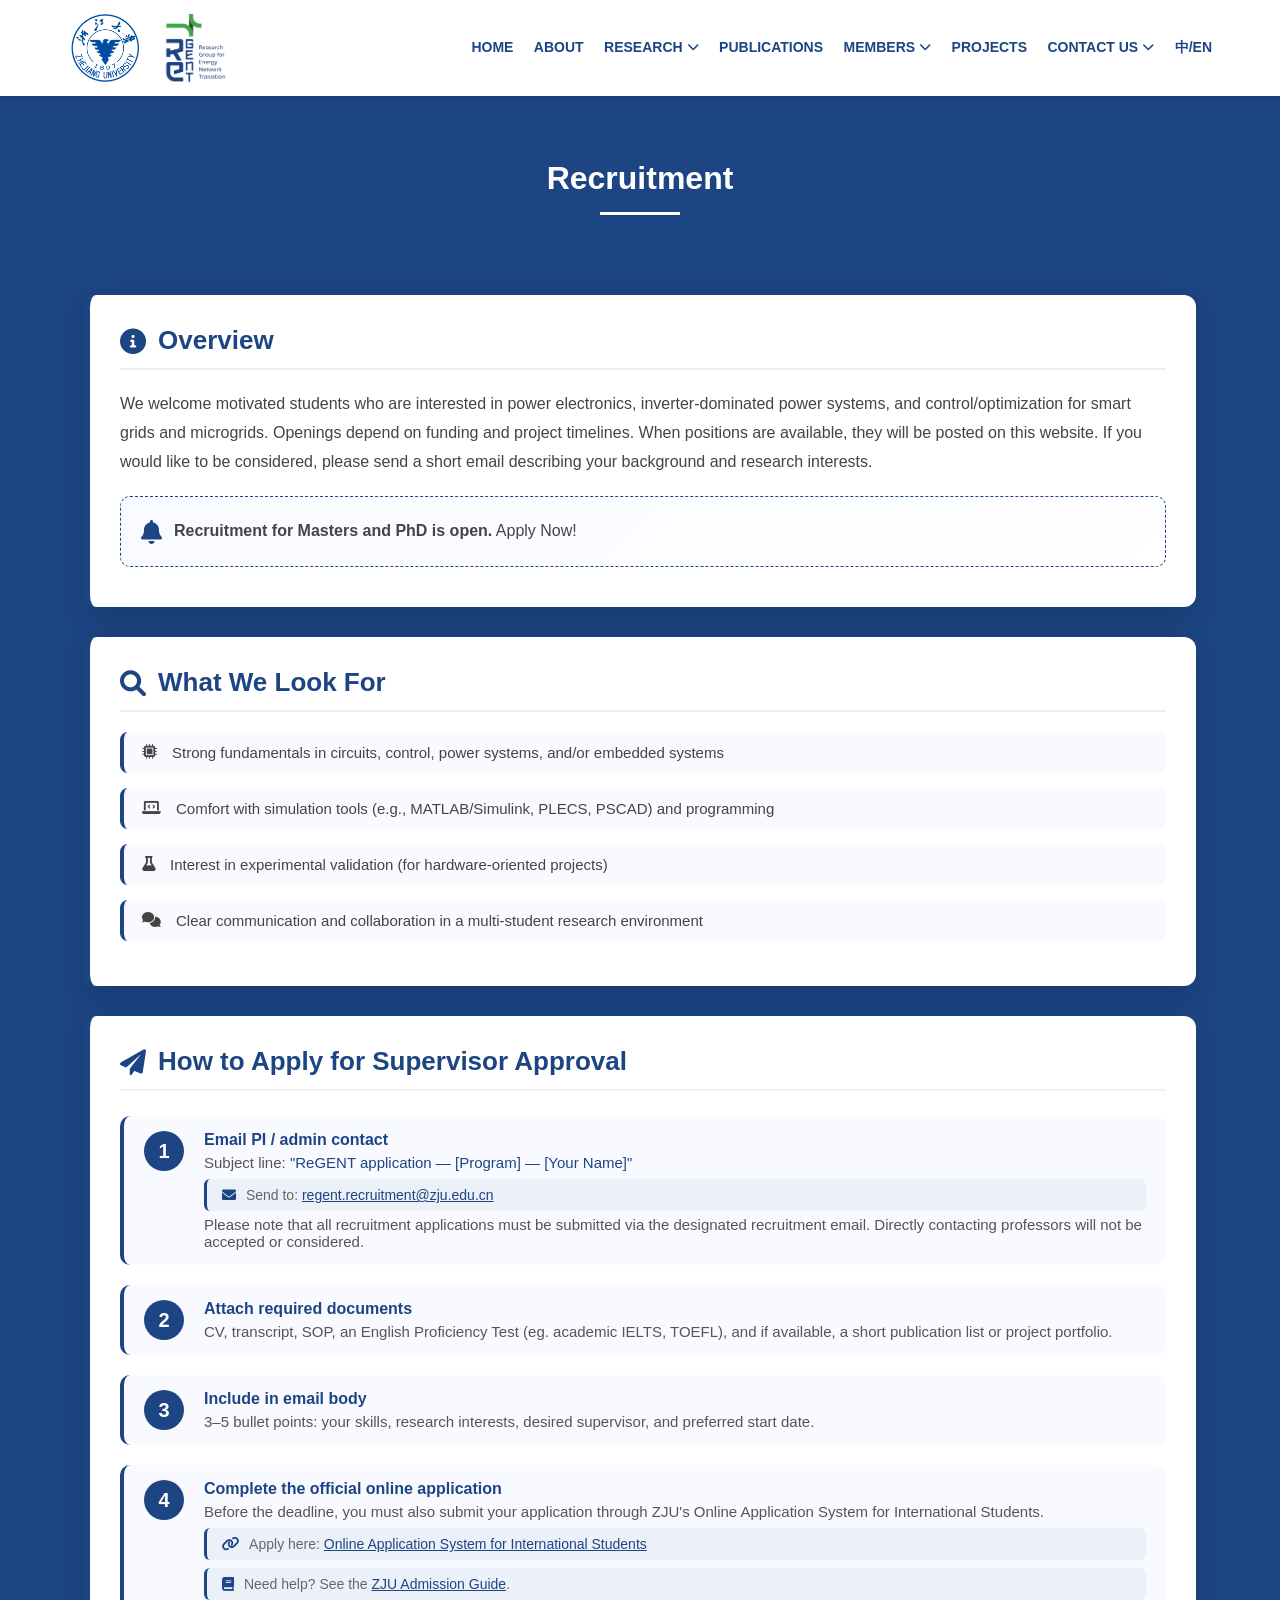
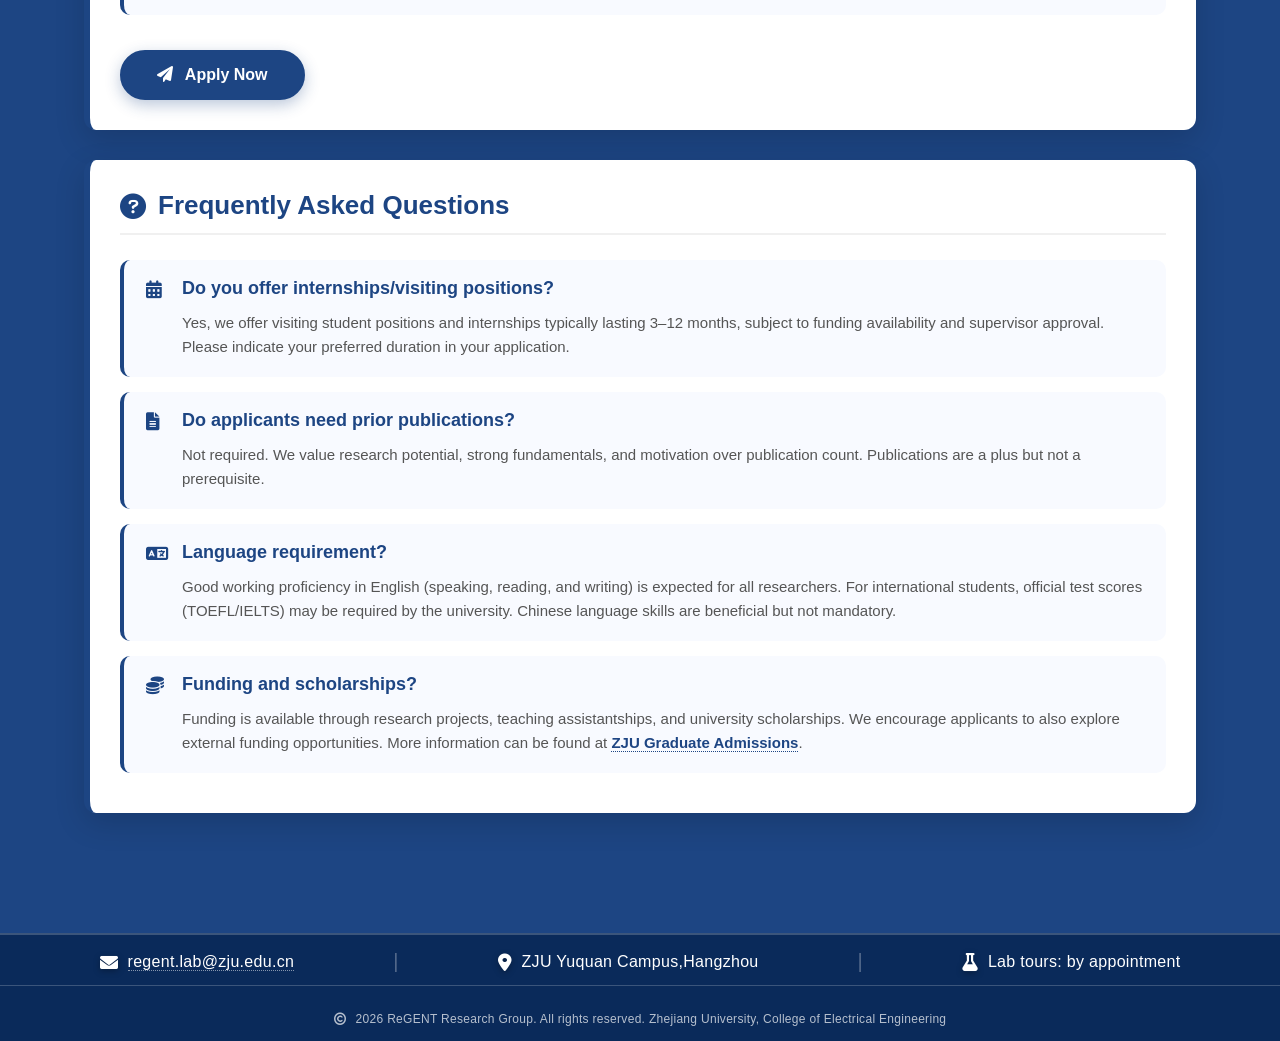
<file: recruitment.html>
<!DOCTYPE html>
<html>
<head>
<meta name="viewport" content="width=device-width, initial-scale=1">
<link rel="icon" type="image/x-icon" href="images/favicon.ico">
<!-- Link to external CSS file (same as main page) -->
<link rel="stylesheet" type="text/css" href="style.css">
<!-- Font Awesome for icons -->
<link rel="stylesheet" href="https://cdnjs.cloudflare.com/ajax/libs/font-awesome/6.0.0/css/all.min.css">

</head>
<body>
<div class="site-header">
  <nav>
    <a href="https://www.zju.edu.cn/"><img src="images/zju_logo.png" alt="ZJU Logo" class="zju-logo"></a>
    <a href="index.html"><img src="images/regent_logo.png" alt="Regent Logo" class="regent-logo"></a>
    <div class="nav-links">
      <ul>
        <li><a href="index.html">HOME</a></li>
        <li><a href="about.html">ABOUT</a></li>
        
        <!-- RESEARCH with Dropdown -->
        <li class="dropdown">
          <a href="research.html" class="dropdown-toggle">RESEARCH <i class="fas fa-chevron-down"></i></a>
          <ul class="dropdown-menu">
            <li><a href="research.html#smart-grids">Smart Grids & Microgrids</a></li>
            <li><a href="research.html#stability">Inverter Stability & Grid Forming Control</a></li>
            <li><a href="research.html#topologies">Converter Topologies</a></li>
            <li><a href="research.html#transportation">Electrified Transportation & Charging Interfaces</a></li>
            <li><a href="research.html#power-info">Power & Information Transfer</a></li>
            <li><a href="research.html#reliability">Reliability, Diagnostics & Power Quality</a></li>
          </ul>
        </li>
        
        <li><a href="publication.html">PUBLICATIONS</a></li>
        		
        <li class="dropdown">
			<a class="dropdown-toggle">MEMBERS<i class="fas fa-chevron-down"></i></a>
			<ul class="dropdown-menu">
				<li><a href="faculty.html">Faculty Members</a></li>
				<li><a href="inter.html">International Collaborators</a></li>
				<li><a href="domestic.html">Domestic Collaborators</a></li>
				<li><a href="student.html">Students</a></li>
				<li><a href="gallery.html">Gallery</a></li>
			</ul>
		</li>
		
        <li><a href="project.html">PROJECTS</a></li>
        <li class="dropdown">
          <a href="contact.html" class="dropdown-toggle">CONTACT US<i class="fas fa-chevron-down"></i></a>
          <ul class="dropdown-menu">
            <li><a href="recruitment.html">RECRUITMENT</a></li>
            <li><a href="collaboration.html">COLLABORATION</a></li>
          </ul>
        </li>
        <li><a href="">中/EN</a></li>
      </ul>
    </div>
  </nav>
</div>

<!-- Page Header -->
<div class="page-header">
  <h1>Recruitment</h1>
</div>

<!-- Recruitment Container -->
<div class="recruitment-container">

  <!-- Overview -->
  <div class="recruitment-section overview">
    <h2><i class="fas fa-info-circle"></i> Overview</h2>
    <p>We welcome motivated students who are interested in power electronics, inverter‑dominated power systems, and control/optimization for smart grids and microgrids. Openings depend on funding and project timelines. When positions are available, they will be posted on this website. If you would like to be considered, please send a short email describing your background and research interests.</p>
    
    <div class="highlight-box">
      <p>
        <i class="fas fa-bell"></i>
        <span><strong>Recruitment for Masters and PhD is open.</strong> Apply Now! </span>
      </p>
    </div>
  </div>

  <!-- What We Look For -->
  <div class="recruitment-section">
    <h2><i class="fas fa-search"></i> What We Look For</h2>
    <ul class="look-list">
      <li><i class="fas fa-microchip"></i> Strong fundamentals in circuits, control, power systems, and/or embedded systems</li>
      <li><i class="fas fa-laptop-code"></i> Comfort with simulation tools (e.g., MATLAB/Simulink, PLECS, PSCAD) and programming</li>
      <li><i class="fas fa-flask"></i> Interest in experimental validation (for hardware‑oriented projects)</li>
      <li><i class="fas fa-comments"></i> Clear communication and collaboration in a multi‑student research environment</li>
    </ul>
  </div>

  <!-- How to Apply -->
<div class="recruitment-section">
	<h2><i class="fas fa-paper-plane"></i> How to Apply for Supervisor Approval</h2>

	<div class="apply-steps">

	<div class="apply-step">
	  <div class="step-number">1</div>
	  <div class="step-content">
		<strong>Email PI / admin contact</strong>
		<p>Subject line: <span style="color: #1d4583; font-weight: 500;">"ReGENT application — [Program] — [Your Name]"</span></p>
		<div class="step-note">
		  <i class="fas fa-envelope" style="margin-right: 6px; color: #1d4583;"></i> 
		  Send to: <a href="mailto:regent.recruitment@zju.edu.cn" style="color: #1d4583; font-weight: 500;">regent.recruitment@zju.edu.cn</a>
		</div>
		<p>Please note that all recruitment applications must be submitted via the designated recruitment email. Directly contacting professors will not be accepted or considered.</p>
	  </div>
	</div>

	<div class="apply-step">
	  <div class="step-number">2</div>
	  <div class="step-content">
		<strong>Attach required documents</strong>
		<p>CV, transcript, SOP, an English Proficiency Test (eg. academic IELTS, TOEFL), and if available, a short publication list or project portfolio.</p>
	  </div>
	</div>

	<div class="apply-step">
	  <div class="step-number">3</div>
	  <div class="step-content">
		<strong>Include in email body</strong>
		<p>3–5 bullet points: your skills, research interests, desired supervisor, and preferred start date.</p>
	  </div>
	</div>

	<div class="apply-step">
	  <div class="step-number">4</div>
	  <div class="step-content">
		<strong>Complete the official online application</strong>
		<p>Before the deadline, you must also submit your application through ZJU's Online Application System for International Students.</p>
		<div class="step-note">
		  <i class="fas fa-link" style="margin-right: 6px; color: #1d4583;"></i>
		  Apply here: <a href="https://intlstudent.zju.edu.cn/" target="_blank" style="color: #1d4583; font-weight: 500;">Online Application System for International Students</a>
		</div>
		<div class="step-note">
		  <i class="fas fa-book" style="margin-right: 6px; color: #1d4583;"></i>
		  Need help? See the <a href="https://iczu.zju.edu.cn/admissionsen/wpplicationwwuide/list.htm" target="_blank" style="color: #1d4583; font-weight: 500;">ZJU Admission Guide</a>.
		</div>
	  </div>
</div>

</div>
  
  <a href="mailto:regent.recruitment@zju.edu.cn?subject=ReGENT%20application%20%E2%80%94%20%5BProgram%5D%20%E2%80%94%20%5BYour%20Name%5D" class="apply-btn">
    <i class="fas fa-paper-plane"></i> Apply Now
  </a>
</div>

  <!-- Frequently Asked Questions -->
  <div class="recruitment-section">
    <h2><i class="fas fa-question-circle"></i> Frequently Asked Questions</h2>
    
    <div class="faq-grid">
      
      <div class="faq-item">
        <div class="faq-question">
          <i class="fas fa-calendar-alt"></i>
          <h4>Do you offer internships/visiting positions?</h4>
        </div>
        <div class="faq-answer">
          <p>Yes, we offer visiting student positions and internships typically lasting 3–12 months, subject to funding availability and supervisor approval. Please indicate your preferred duration in your application.</p>
        </div>
      </div>
      
      <div class="faq-item">
        <div class="faq-question">
          <i class="fas fa-file-alt"></i>
          <h4>Do applicants need prior publications?</h4>
        </div>
        <div class="faq-answer">
          <p>Not required. We value research potential, strong fundamentals, and motivation over publication count. Publications are a plus but not a prerequisite.</p>
        </div>
      </div>
      
      <div class="faq-item">
        <div class="faq-question">
          <i class="fas fa-language"></i>
          <h4>Language requirement?</h4>
        </div>
        <div class="faq-answer">
          <p>Good working proficiency in English (speaking, reading, and writing) is expected for all researchers. For international students, official test scores (TOEFL/IELTS) may be required by the university. Chinese language skills are beneficial but not mandatory.</p>
        </div>
      </div>
      
      <div class="faq-item">
        <div class="faq-question">
          <i class="fas fa-coins"></i>
          <h4>Funding and scholarships?</h4>
        </div>
        <div class="faq-answer">
          <p>Funding is available through research projects, teaching assistantships, and university scholarships. We encourage applicants to also explore external funding opportunities. More information can be found at 
		  <a href="https://iczu.zju.edu.cn/admissionsen/wpplicationwwuide/list.htm">ZJU Graduate Admissions</a>.</p>
        </div>
      </div>
      
    </div>
  </div>

</div>

<!-- Quick Contact Strip-->
<div class="contact-strip">
    <div class="contact-container">
    
    <div class="contact-item">
      <i class="fas fa-envelope contact-icon"></i>
      <span class="contact-text">
        <a href="mailto:regent.lab@zju.edu.cn">regent.lab@zju.edu.cn</a>
      </span>
    </div>
    <span class="contact-divider">|</span>
    <div class="contact-item">
      <i class="fas fa-map-marker-alt contact-icon"></i>
      <span class="contact-text">ZJU Yuquan Campus,Hangzhou</span>
    </div>
    <span class="contact-divider">|</span>
    <div class="contact-item">
      <i class="fas fa-flask contact-icon"></i>
      <span class="contact-text">Lab tours: by appointment</span>
    </div>
  </div>
  <div class="copyright-row">
    <div class="contact-container">
      <div class="copyright-text">
        <br><i class="far fa-copyright"></i> 2026 ReGENT Research Group. All rights reserved. 
        Zhejiang University, College of Electrical Engineering
      </div>
    </div>
  </div>
</div>

<!-- Dropdown Script -->
<script src="dropdown.js"></script>

</body>
</html>
</file>
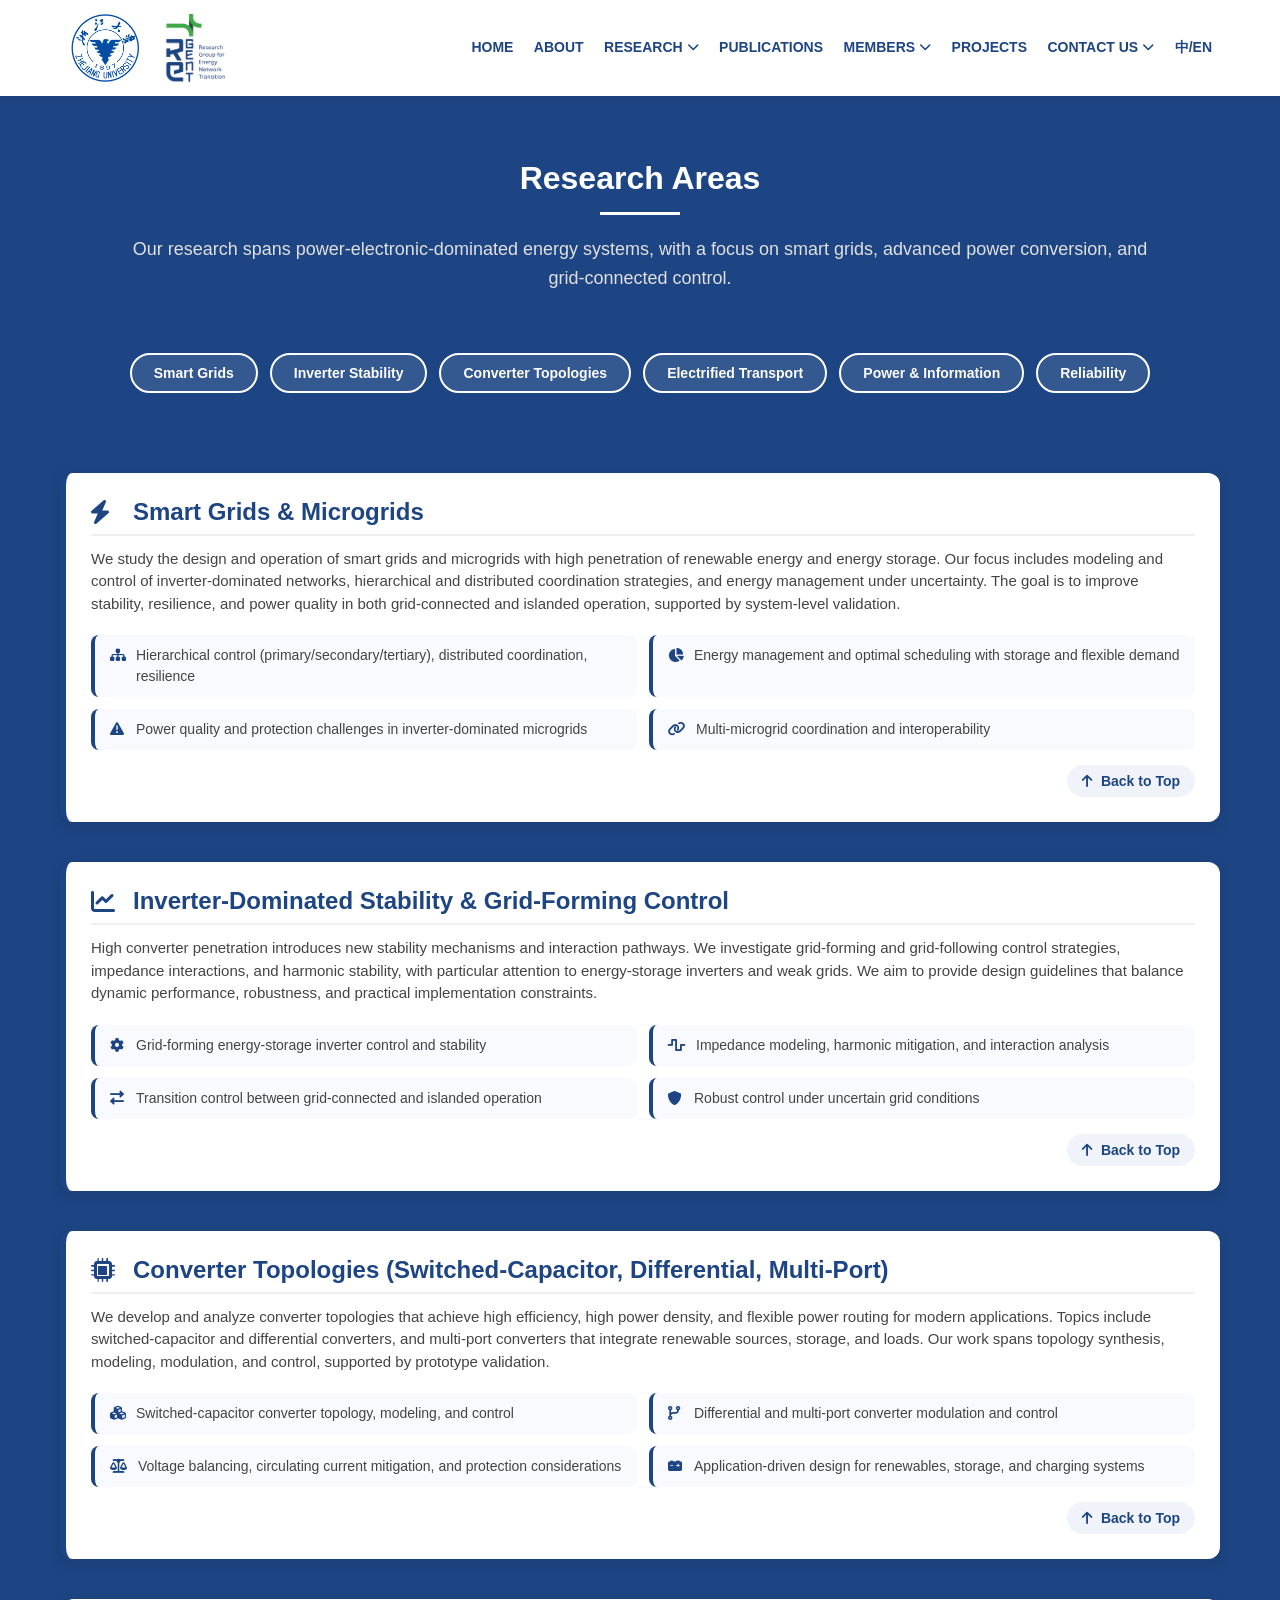
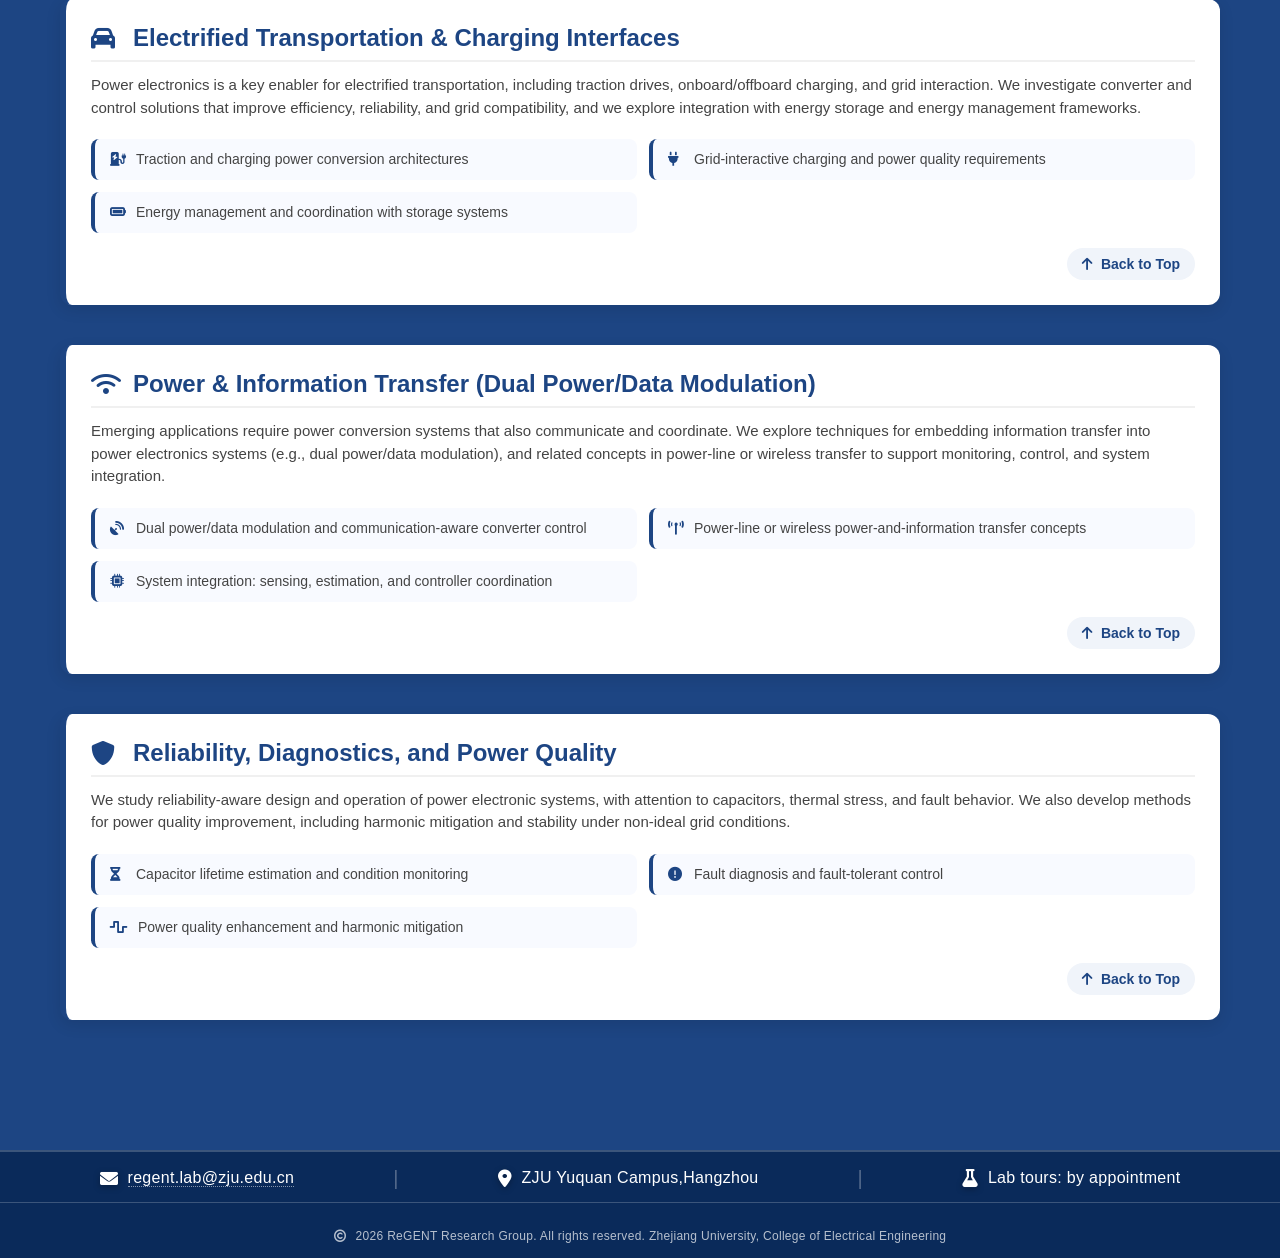
<file: research.html>
<!DOCTYPE html>
<html>
<head>
<meta name="viewport" content="width=device-width, initial-scale=1">
<link rel="icon" type="image/x-icon" href="images/favicon.ico">
<!-- Link to external CSS file (same as main page) -->
<link rel="stylesheet" type="text/css" href="style.css">
<!-- Font Awesome for icons -->
<link rel="stylesheet" href="https://cdnjs.cloudflare.com/ajax/libs/font-awesome/6.0.0/css/all.min.css">
</head>
<body>

<div class="site-header">
  <nav>
    <a href="https://www.zju.edu.cn/"><img src="images/zju_logo.png" alt="ZJU Logo" class="zju-logo"></a>
    <a href="index.html"><img src="images/regent_logo.png" alt="Regent Logo" class="regent-logo"></a>
    <div class="nav-links">
      <ul>
        <li><a href="index.html">HOME</a></li>
        <li><a href="about.html">ABOUT</a></li>
        
        <!-- RESEARCH with Dropdown -->
        <li class="dropdown">
          <a href="research.html" class="dropdown-toggle">RESEARCH <i class="fas fa-chevron-down"></i></a>
          <ul class="dropdown-menu">
            <li><a href="research.html#smart-grids">Smart Grids & Microgrids</a></li>
            <li><a href="research.html#stability">Inverter Stability & Grid Forming Control</a></li>
            <li><a href="research.html#topologies">Converter Topologies</a></li>
            <li><a href="research.html#transportation">Electrified Transportation & Charging Interfaces</a></li>
            <li><a href="research.html#power-info">Power & Information Transfer</a></li>
            <li><a href="research.html#reliability">Reliability, Diagnostics & Power Quality</a></li>
          </ul>
        </li>
        
        <li><a href="publication.html">PUBLICATIONS</a></li>
        		
        <li class="dropdown">
			<a class="dropdown-toggle">MEMBERS<i class="fas fa-chevron-down"></i></a>
			<ul class="dropdown-menu">
				<li><a href="faculty.html">Faculty Members</a></li>
				<li><a href="inter.html">International Collaborators</a></li>
				<li><a href="domestic.html">Domestic Collaborators</a></li>
				<li><a href="student.html">Students</a></li>
				<li><a href="gallery.html">Gallery</a></li>
			</ul>
		</li>
		
        <li><a href="project.html">PROJECTS</a></li>
        <li class="dropdown">
          <a href="contact.html" class="dropdown-toggle">CONTACT US<i class="fas fa-chevron-down"></i></a>
          <ul class="dropdown-menu">
            <li><a href="recruitment.html">RECRUITMENT</a></li>
            <li><a href="collaboration.html">COLLABORATION</a></li>
          </ul>
        </li>
        <li><a href="">中/EN</a></li>
      </ul>
    </div>
  </nav>
</div>

<!-- Page Header - Title same size as "Welcome to ReGENT!" -->
<div class="page-header">
  <h1>Research Areas</h1>
  <p>Our research spans power-electronic-dominated energy systems, with a focus on smart grids, advanced power conversion, and grid-connected control.</p>
</div>

<!-- Quick Navigation Buttons -->
<div class="research-nav">
  <a href="#smart-grids" class="research-nav-btn">Smart Grids</a>
  <a href="#stability" class="research-nav-btn">Inverter Stability</a>
  <a href="#topologies" class="research-nav-btn">Converter Topologies</a>
  <a href="#transportation" class="research-nav-btn">Electrified Transport</a>
  <a href="#power-info" class="research-nav-btn">Power & Information</a>
  <a href="#reliability" class="research-nav-btn">Reliability</a>
</div>

<!-- Research Container -->
<div class="research-container">

  <!-- Smart Grids & Microgrids -->
  <div id="smart-grids" class="research-section">
    <h2><i class="fas fa-bolt"></i> Smart Grids & Microgrids</h2>
    <p>We study the design and operation of smart grids and microgrids with high penetration of renewable energy and energy storage. Our focus includes modeling and control of inverter‑dominated networks, hierarchical and distributed coordination strategies, and energy management under uncertainty. The goal is to improve stability, resilience, and power quality in both grid‑connected and islanded operation, supported by system‑level validation.</p>
    <ul class="research-topics">
      <li><i class="fas fa-sitemap"></i> Hierarchical control (primary/secondary/tertiary), distributed coordination, resilience</li>
      <li><i class="fas fa-chart-pie"></i> Energy management and optimal scheduling with storage and flexible demand</li>
      <li><i class="fas fa-exclamation-triangle"></i> Power quality and protection challenges in inverter‑dominated microgrids</li>
      <li><i class="fas fa-link"></i> Multi‑microgrid coordination and interoperability</li>
    </ul>
    <div class="back-to-top">
      <a href="#"><i class="fas fa-arrow-up"></i> Back to Top</a>
    </div>
  </div>

  <!-- Inverter‑Dominated Stability & Grid‑Forming Control -->
  <div id="stability" class="research-section">
    <h2><i class="fas fa-chart-line"></i> Inverter‑Dominated Stability & Grid‑Forming Control</h2>
    <p>High converter penetration introduces new stability mechanisms and interaction pathways. We investigate grid‑forming and grid‑following control strategies, impedance interactions, and harmonic stability, with particular attention to energy‑storage inverters and weak grids. We aim to provide design guidelines that balance dynamic performance, robustness, and practical implementation constraints.</p>
    <ul class="research-topics">
      <li><i class="fas fa-cog"></i> Grid‑forming energy‑storage inverter control and stability</li>
      <li><i class="fas fa-wave-square"></i> Impedance modeling, harmonic mitigation, and interaction analysis</li>
      <li><i class="fas fa-exchange-alt"></i> Transition control between grid‑connected and islanded operation</li>
      <li><i class="fas fa-shield-alt"></i> Robust control under uncertain grid conditions</li>
    </ul>
    <div class="back-to-top">
      <a href="#"><i class="fas fa-arrow-up"></i> Back to Top</a>
    </div>
  </div>

  <!-- Converter Topologies -->
  <div id="topologies" class="research-section">
    <h2><i class="fas fa-microchip"></i> Converter Topologies (Switched‑Capacitor, Differential, Multi‑Port)</h2>
    <p>We develop and analyze converter topologies that achieve high efficiency, high power density, and flexible power routing for modern applications. Topics include switched‑capacitor and differential converters, and multi‑port converters that integrate renewable sources, storage, and loads. Our work spans topology synthesis, modeling, modulation, and control, supported by prototype validation.</p>
    <ul class="research-topics">
      <li><i class="fas fa-cubes"></i> Switched‑capacitor converter topology, modeling, and control</li>
      <li><i class="fas fa-code-branch"></i> Differential and multi‑port converter modulation and control</li>
      <li><i class="fas fa-balance-scale"></i> Voltage balancing, circulating current mitigation, and protection considerations</li>
      <li><i class="fas fa-car-battery"></i> Application‑driven design for renewables, storage, and charging systems</li>
    </ul>
    <div class="back-to-top">
      <a href="#"><i class="fas fa-arrow-up"></i> Back to Top</a>
    </div>
  </div>

  <!-- Electrified Transportation & Charging Interfaces -->
  <div id="transportation" class="research-section">
    <h2><i class="fas fa-car"></i> Electrified Transportation & Charging Interfaces</h2>
    <p>Power electronics is a key enabler for electrified transportation, including traction drives, onboard/offboard charging, and grid interaction. We investigate converter and control solutions that improve efficiency, reliability, and grid compatibility, and we explore integration with energy storage and energy management frameworks.</p>
    <ul class="research-topics">
      <li><i class="fas fa-charging-station"></i> Traction and charging power conversion architectures</li>
      <li><i class="fas fa-plug"></i> Grid‑interactive charging and power quality requirements</li>
      <li><i class="fas fa-battery-full"></i> Energy management and coordination with storage systems</li>
    </ul>
    <div class="back-to-top">
      <a href="#"><i class="fas fa-arrow-up"></i> Back to Top</a>
    </div>
  </div>

  <!-- Power & Information Transfer -->
  <div id="power-info" class="research-section">
    <h2><i class="fas fa-wifi"></i> Power & Information Transfer (Dual Power/Data Modulation)</h2>
    <p>Emerging applications require power conversion systems that also communicate and coordinate. We explore techniques for embedding information transfer into power electronics systems (e.g., dual power/data modulation), and related concepts in power‑line or wireless transfer to support monitoring, control, and system integration.</p>
    <ul class="research-topics">
      <li><i class="fas fa-satellite-dish"></i> Dual power/data modulation and communication‑aware converter control</li>
      <li><i class="fas fa-broadcast-tower"></i> Power‑line or wireless power‑and‑information transfer concepts</li>
      <li><i class="fas fa-microchip"></i> System integration: sensing, estimation, and controller coordination</li>
    </ul>
    <div class="back-to-top">
      <a href="#"><i class="fas fa-arrow-up"></i> Back to Top</a>
    </div>
  </div>

  <!-- Reliability, Diagnostics, and Power Quality -->
  <div id="reliability" class="research-section">
    <h2><i class="fas fa-shield-alt"></i> Reliability, Diagnostics, and Power Quality</h2>
    <p>We study reliability‑aware design and operation of power electronic systems, with attention to capacitors, thermal stress, and fault behavior. We also develop methods for power quality improvement, including harmonic mitigation and stability under non‑ideal grid conditions.</p>
    <ul class="research-topics">
      <li><i class="fas fa-hourglass-half"></i> Capacitor lifetime estimation and condition monitoring</li>
      <li><i class="fas fa-exclamation-circle"></i> Fault diagnosis and fault‑tolerant control</li>
      <li><i class="fas fa-wave-square"></i> Power quality enhancement and harmonic mitigation</li>
    </ul>
    <div class="back-to-top">
      <a href="#"><i class="fas fa-arrow-up"></i> Back to Top</a>
    </div>
  </div>

</div>

<!-- Quick Contact Strip-->
<div class="contact-strip">
    <div class="contact-container">
    
    <div class="contact-item">
      <i class="fas fa-envelope contact-icon"></i>
      <span class="contact-text">
        <a href="mailto:regent.lab@zju.edu.cn">regent.lab@zju.edu.cn</a>
      </span>
    </div>
    <span class="contact-divider">|</span>
    <div class="contact-item">
      <i class="fas fa-map-marker-alt contact-icon"></i>
      <span class="contact-text">ZJU Yuquan Campus,Hangzhou</span>
    </div>
    <span class="contact-divider">|</span>
    <div class="contact-item">
      <i class="fas fa-flask contact-icon"></i>
      <span class="contact-text">Lab tours: by appointment</span>
    </div>
  </div>
  <div class="copyright-row">
    <div class="contact-container">
      <div class="copyright-text">
        <br><i class="far fa-copyright"></i> 2026 ReGENT Research Group. All rights reserved. 
        Zhejiang University, College of Electrical Engineering
      </div>
    </div>
  </div>
</div>

<!-- Dropdown Script -->
<script src="dropdown.js"></script>


<script>
// Optional: Highlight active section in navigation when scrolling
window.addEventListener('scroll', function() {
  const sections = document.querySelectorAll('.research-section');
  const navBtns = document.querySelectorAll('.research-nav-btn');
  
  let current = '';
  
  sections.forEach(section => {
    const sectionTop = section.offsetTop - 150;
    const sectionBottom = sectionTop + section.offsetHeight;
    if (window.scrollY >= sectionTop && window.scrollY < sectionBottom) {
      current = section.getAttribute('id');
    }
  });
  
  navBtns.forEach(btn => {
    btn.classList.remove('active');
    if (btn.getAttribute('href') === `#${current}`) {
      btn.classList.add('active');
    }
  });
});
</script>

</body>
</html>
</file>
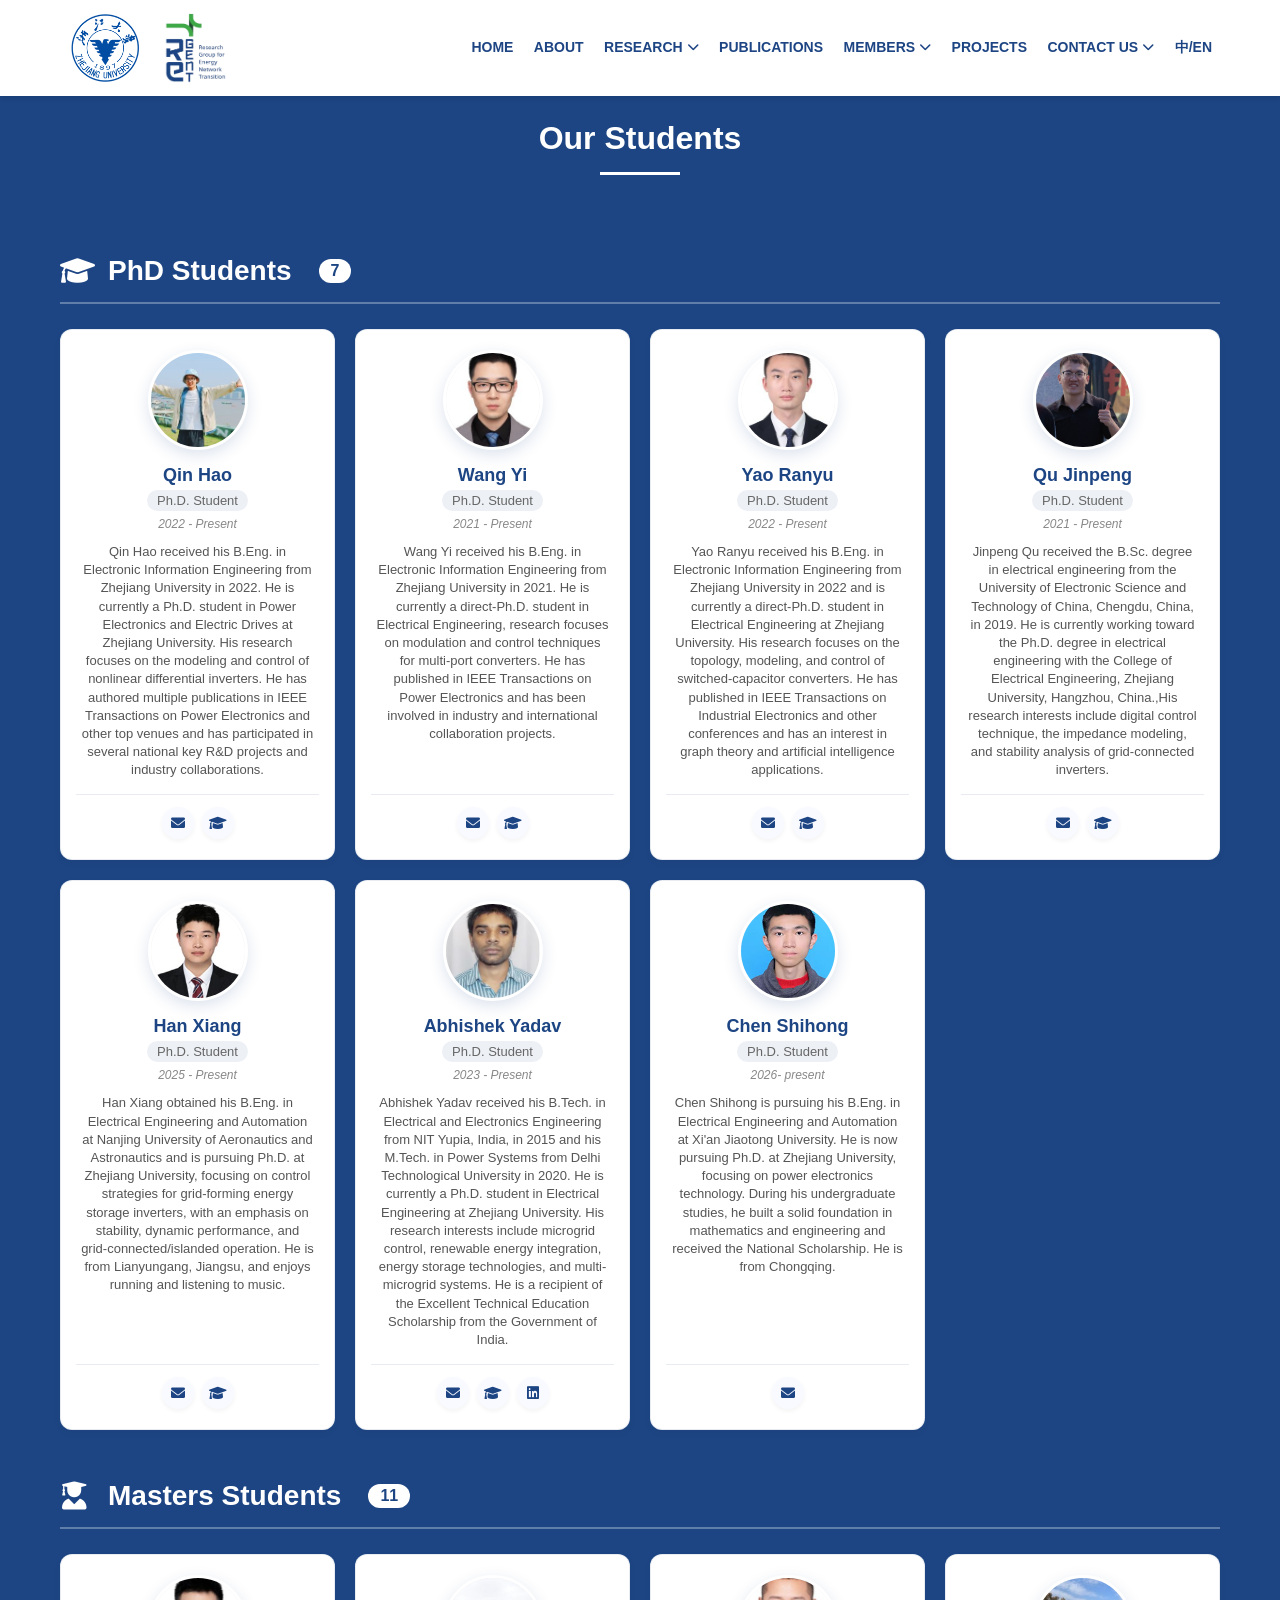
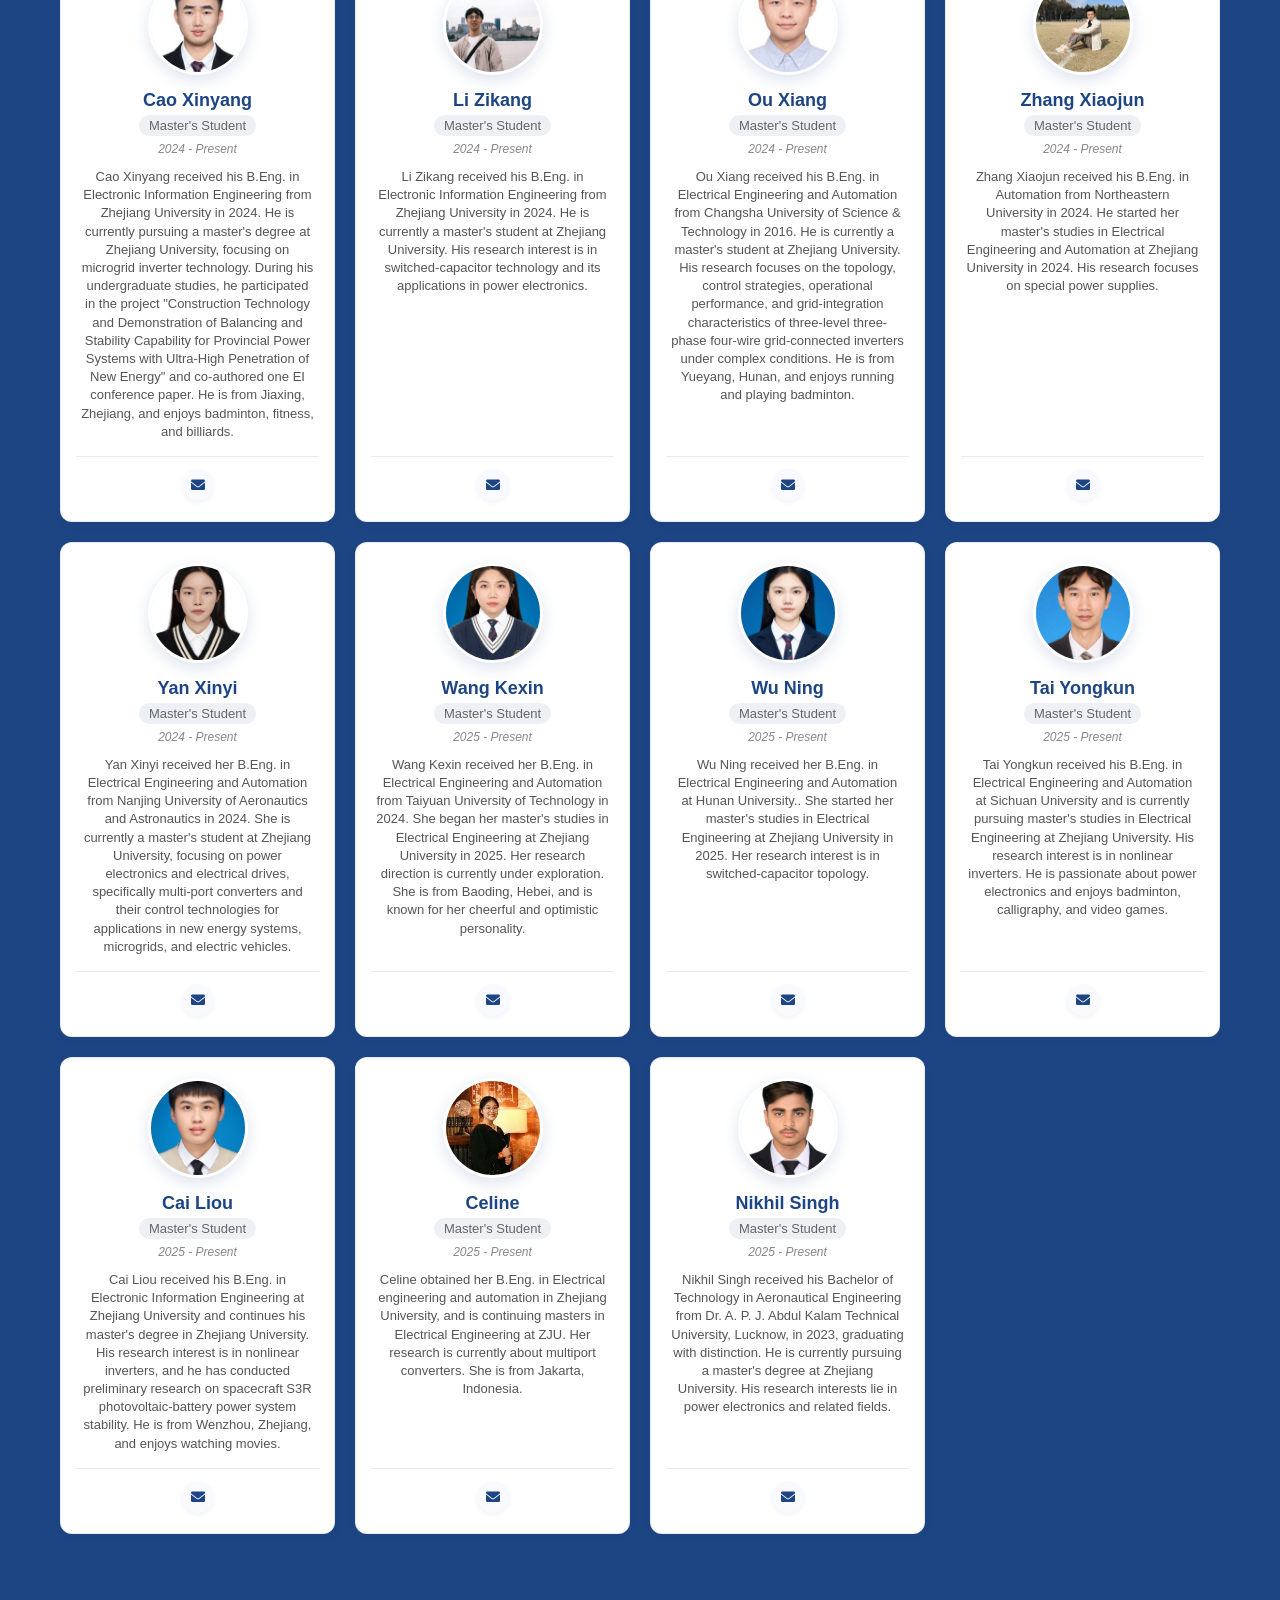
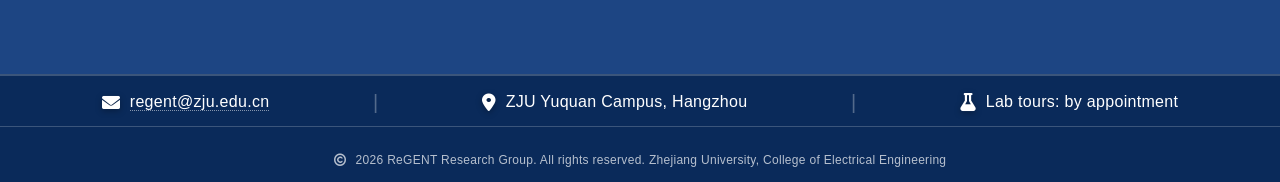
<file: student.html>
<!DOCTYPE html>
<html lang="en">
<head>
<meta charset="UTF-8">
<meta name="viewport" content="width=device-width, initial-scale=1">
<title>ReGENT Research Group - People</title>
<link rel="icon" type="image/x-icon" href="images/favicon.ico">
<link rel="stylesheet" type="text/css" href="style.css">
<link rel="stylesheet" href="https://cdnjs.cloudflare.com/ajax/libs/font-awesome/6.0.0/css/all.min.css">
<style>
/* ===== RESET & BASE STYLES ===== */
* {
  box-sizing: border-box;
  margin: 0;
  padding: 0;
}

body {
  margin: 0;
  padding-top: 80px;
  font-family: Verdana, sans-serif;
  background-color: #1d4583;
  min-height: 100vh;
  display: flex;
  flex-direction: column;
}

img {
  vertical-align: middle;
}

/* ===== PEOPLE PAGE STYLES ===== */
.people-container {
  max-width: 1200px;
  margin: 40px auto 50px;
  padding: 0 20px;
}

.people-section {
  margin-bottom: 50px;
  background: transparent;
  padding: 0;
}

.people-section h2 {
  font-size: 28px;
  color: white;
  margin: 0 0 25px 0;
  padding-bottom: 15px;
  border-bottom: 2px solid rgba(255,255,255,0.3);
  display: flex;
  align-items: center;
  gap: 12px;
}

.people-section h2 i {
  color: white;
  font-size: 28px;
  width: 36px;
}

.people-section h2 span {
  background: white;
  color: #1d4583;
  font-size: 16px;
  padding: 3px 12px;
  border-radius: 30px;
  margin-left: 15px;
}

/* Students grid - 5 columns */
.students-grid {
  display: grid;
  grid-template-columns: repeat(5, 1fr);
  gap: 20px;
  margin-top: 20px;
  align-items: stretch;
}

/* Graduated grid - 5 columns */
.graduated-grid {
  display: grid;
  grid-template-columns: repeat(5, 1fr);
  gap: 15px;
  margin-top: 20px;
  align-items: stretch;
}



/* ===== STUDENT CARD ===== */
.student-card {
  background: white;
  border-radius: 12px;
  padding: 20px 15px;
  display: flex;
  flex-direction: column;
  align-items: center;
  text-align: center;
  transition: all 0.3s ease;
  border: 1px solid rgba(29, 69, 131, 0.1);
  box-shadow: 0 3px 10px rgba(0,0,0,0.03);
  width: 100%;
  margin: 0 auto;
  height: 100%;
}

.student-card:hover {
  transform: translateY(-3px);
  box-shadow: 0 10px 25px rgba(29, 69, 131, 0.15);
  border-color: #1d4583;
}

.student-image {
  width: 100px;
  height: 100px;
  border-radius: 50%;
  overflow: hidden;
  margin: 0 auto 15px auto;
  border: 3px solid white;
  box-shadow: 0 5px 15px rgba(29, 69, 131, 0.15);
  background: #f0f0f0;
  display: flex;
  align-items: center;
  justify-content: center;
}

.student-image img {
  width: 100%;
  height: 100%;
  object-fit: cover;
}

.student-image-placeholder {
  width: 100%;
  height: 100%;
  background: linear-gradient(135deg, #1d4583, #2a5aa8);
  color: white;
  font-size: 40px;
  font-weight: bold;
  display: flex;
  align-items: center;
  justify-content: center;
  text-transform: uppercase;
}

.student-name {
  font-size: 18px;
  font-weight: 600;
  color: #1d4583;
  margin: 0 0 4px 0;
  text-align: center;
  width: 100%;
}

.student-title {
  font-size: 13px;
  color: #666;
  margin: 0 auto 6px auto;
  font-weight: 500;
  background: rgba(29, 69, 131, 0.08);
  padding: 3px 10px;
  border-radius: 30px;
  display: inline-block;
  text-align: center;
}

.student-role {
  font-size: 12px;
  color: #888;
  margin: 0 auto 12px auto;
  font-style: italic;
  text-align: center;
  width: 100%;
}

.student-desc {
  font-size: 13px;
  color: #555;
  line-height: 1.4;
  margin: 0 auto 15px auto;
  padding: 0 5px;
  text-align: center;
  width: 100%;
  flex: 1;
}

.student-contact {
  display: flex;
  justify-content: center;
  gap: 8px;
  padding-top: 12px;
  border-top: 1px solid rgba(29, 69, 131, 0.1);
  width: 100%;
  margin-top: auto;
}

/* Circle style for student contact icons */
.student-contact a {
  color: #1d4583;
  font-size: 14px;
  width: 32px;
  height: 32px;
  border-radius: 50%;
  background: #f8faff;
  display: flex;
  align-items: center;
  justify-content: center;
  text-decoration: none;
  transition: all 0.3s ease;
  box-shadow: 0 2px 5px rgba(0,0,0,0.05);
}

.student-contact a:hover {
  background: #1d4583;
  color: white;
  transform: translateY(-2px);
  box-shadow: 0 5px 12px rgba(29, 69, 131, 0.25);
}

/* ===== GRADUATED CARD ===== */
.graduated-card {
  background: white;
  border-radius: 10px;
  padding: 15px 12px;
  display: flex;
  align-items: center;
  gap: 10px;
  transition: all 0.3s ease;
  border: 1px solid rgba(29, 69, 131, 0.1);
  box-shadow: 0 2px 8px rgba(0,0,0,0.03);
  height: 100%;
}

.graduated-card:hover {
  transform: translateX(3px);
  box-shadow: 0 5px 15px rgba(29, 69, 131, 0.1);
  border-color: #1d4583;
}

.graduated-image {
  width: 50px;
  height: 50px;
  border-radius: 50%;
  overflow: hidden;
  flex-shrink: 0;
  border: 2px solid white;
  box-shadow: 0 3px 8px rgba(29, 69, 131, 0.15);
  background: #f0f0f0;
}

.graduated-image img {
  width: 100%;
  height: 100%;
  object-fit: cover;
}

.graduated-image-placeholder {
  width: 100%;
  height: 100%;
  background: linear-gradient(135deg, #1d4583, #2a5aa8);
  color: white;
  font-size: 20px;
  font-weight: bold;
  display: flex;
  align-items: center;
  justify-content: center;
  text-transform: uppercase;
}

.graduated-info {
  flex: 1;
}

.graduated-name {
  font-size: 14px;
  font-weight: 600;
  color: #1d4583;
  margin: 0 0 2px 0;
}

.graduated-degree {
  font-size: 11px;
  color: #666;
  margin-bottom: 2px;
}

.graduated-current {
  font-size: 11px;
  color: #1d4583;
  font-style: italic;
  line-height: 1.2;
}

/* Responsive */
@media (max-width: 1100px) {
  .faculty-grid {
    grid-template-columns: repeat(2, 1fr);
  }
  .students-grid {
    grid-template-columns: repeat(4, 1fr);
  }
  .graduated-grid {
    grid-template-columns: repeat(4, 1fr);
  }
}

@media (max-width: 800px) {
  .faculty-grid {
    grid-template-columns: repeat(2, 1fr);
  }
  .students-grid {
    grid-template-columns: repeat(3, 1fr);
  }
  .graduated-grid {
    grid-template-columns: repeat(3, 1fr);
  }
}

@media (max-width: 600px) {
  .faculty-grid {
    grid-template-columns: 1fr;
  }
  .students-grid {
    grid-template-columns: repeat(2, 1fr);
  }
  .graduated-grid {
    grid-template-columns: repeat(2, 1fr);
  }
  .people-section h2 {
    font-size: 24px;
  }
}

@media (max-width: 400px) {
  .students-grid {
    grid-template-columns: 1fr;
  }
  .graduated-grid {
    grid-template-columns: 1fr;
  }
}
  }
</style>
</head>
<body>

<div class="site-header">
  <nav>
    <a href="https://www.zju.edu.cn/"><img src="images/zju_logo.png" alt="ZJU Logo" class="zju-logo"></a>
    <a href="index.html"><img src="images/regent_logo.png" alt="Regent Logo" class="regent-logo"></a>
    <div class="nav-links">
      <ul>
        <li><a href="index.html">HOME</a></li>
        <li><a href="about.html">ABOUT</a></li>
        
        <!-- RESEARCH with Dropdown -->
        <li class="dropdown">
          <a href="research.html" class="dropdown-toggle">RESEARCH <i class="fas fa-chevron-down"></i></a>
          <ul class="dropdown-menu">
            <li><a href="research.html#smart-grids">Smart Grids & Microgrids</a></li>
            <li><a href="research.html#stability">Inverter Stability & Grid Forming Control</a></li>
            <li><a href="research.html#topologies">Converter Topologies</a></li>
            <li><a href="research.html#transportation">Electrified Transportation & Charging Interfaces</a></li>
            <li><a href="research.html#power-info">Power & Information Transfer</a></li>
            <li><a href="research.html#reliability">Reliability, Diagnostics & Power Quality</a></li>
          </ul>
        </li>
        
        <li><a href="publication.html">PUBLICATIONS</a></li>
        		
        <li class="dropdown">
			<a class="dropdown-toggle">MEMBERS<i class="fas fa-chevron-down"></i></a>
			<ul class="dropdown-menu">
				<li><a href="faculty.html">Faculty Members</a></li>
				<li><a href="inter.html">International Collaborators</a></li>
				<li><a href="domestic.html">Domestic Collaborators</a></li>
				<li><a href="student.html">Students</a></li>
				<li><a href="gallery.html">Gallery</a></li>
			</ul>
		</li>
		
        <li><a href="project.html">PROJECTS</a></li>
        <li class="dropdown">
          <a href="contact.html" class="dropdown-toggle">CONTACT US<i class="fas fa-chevron-down"></i></a>
          <ul class="dropdown-menu">
            <li><a href="recruitment.html">RECRUITMENT</a></li>
            <li><a href="collaboration.html">COLLABORATION</a></li>
          </ul>
        </li>
        <li><a href="">中/EN</a></li>
      </ul>
    </div>
  </nav>
</div>

<!-- Page Header -->
<div class="page-header">
  <h1>Our Students</h1>
  <p></p>
</div>

<div class="people-container">  
<!-- PhD Students Section -->
<div class="people-section" id="phd-section">
  <h2>
    <i class="fas fa-graduation-cap"></i> PhD Students
    <span>7</span>
  </h2>
  <div class="students-grid" style="grid-template-columns: repeat(4, 1fr);">
    
    <!-- Qin Hao -->
    <div class="student-card">
      <div class="student-image">
        <img src="member/qin_hao.jpg" alt="Qin Hao">
      </div>
      <h3 class="student-name">Qin Hao</h3>
      <div class="student-title">Ph.D. Student</div>
      <div class="student-role">2022 - Present</div>
      <div class="student-desc">
        Qin Hao received his B.Eng. in Electronic Information Engineering from Zhejiang University in 2022. He is currently a Ph.D. student in Power Electronics and Electric Drives at Zhejiang University. His research focuses on the modeling and control of nonlinear differential inverters. He has authored multiple publications in IEEE Transactions on Power Electronics and other top venues and has participated in several national key R&D projects and industry collaborations.
      </div>
      <div class="student-contact">
        <a href="mailto:qinhaozju@zju.edu.cn" title="Email"><i class="fas fa-envelope"></i></a>
        <a href="#" title="Google Scholar"><i class="fas fa-graduation-cap"></i></a>
      </div>
    </div>
    
    <!-- Wang Yi -->
    <div class="student-card">
      <div class="student-image">
        <img src="member/wang_yi.jpg" alt="Wang Yi">
      </div>
      <h3 class="student-name">Wang Yi</h3>
      <div class="student-title">Ph.D. Student</div>
      <div class="student-role">2021 - Present</div>
      <div class="student-desc">
        Wang Yi received his B.Eng. in Electronic Information Engineering from Zhejiang University in 2021. He is currently a direct-Ph.D. student in Electrical Engineering, research focuses on modulation and control techniques for multi-port converters. He has published in IEEE Transactions on Power Electronics and has been involved in industry and international collaboration projects.      </div>
      <div class="student-contact">
        <a href="mailto:wangyizju@zju.edu.cn" title="Email"><i class="fas fa-envelope"></i></a>
        <a href="#" title="Google Scholar"><i class="fas fa-graduation-cap"></i></a>
      </div>
    </div>
    
    <!-- Yao Ranyu -->
    <div class="student-card">
      <div class="student-image">
        <img src="member/yao_ranyu.jpg" alt="Yao Ranyu">
      </div>
      <h3 class="student-name">Yao Ranyu</h3>
      <div class="student-title">Ph.D. Student</div>
      <div class="student-role">2022 - Present</div>
      <div class="student-desc">
        Yao Ranyu received his B.Eng. in Electronic Information Engineering from Zhejiang University in 2022 and is currently a direct-Ph.D. student in Electrical Engineering at Zhejiang University. His research focuses on the topology, modeling, and control of switched-capacitor converters. He has published in IEEE Transactions on Industrial Electronics and other conferences and has an interest in graph theory and artificial intelligence applications.      </div>
      <div class="student-contact">
        <a href="mailto:ranyu@zju.edu.cn" title="Email"><i class="fas fa-envelope"></i></a>
        <a href="#" title="Google Scholar"><i class="fas fa-graduation-cap"></i></a>
      </div>
    </div>
	
    <!-- Qu Jinpeng -->
    <div class="student-card">
      <div class="student-image">
        <img src="member/qu_jinpeng.jpg" alt="Qu Jinpeng">
      </div>
      <h3 class="student-name">Qu Jinpeng</h3>
      <div class="student-title">Ph.D. Student</div>
      <div class="student-role">2021 - Present</div>
      <div class="student-desc">
        Jinpeng Qu received the B.Sc. degree in electrical engineering from the University of Electronic Science and Technology of China, Chengdu, China, in 2019. He is currently working toward the Ph.D. degree in electrical engineering with the College of Electrical Engineering, Zhejiang University, Hangzhou, China.,His research interests include digital control technique, the impedance modeling, and stability analysis of grid-connected inverters.      </div>
      <div class="student-contact">
        <a href="mailto:jinpeng_live@163.com" title="Email"><i class="fas fa-envelope"></i></a>
        <a href="#" title="Google Scholar"><i class="fas fa-graduation-cap"></i></a>
      </div>
    </div> 
	
    <!-- Han Xiang -->
    <div class="student-card">
      <div class="student-image">
        <img src="member/han_xiang.jpg" alt="Han Xiang">
      </div>
      <h3 class="student-name">Han Xiang</h3>
      <div class="student-title">Ph.D. Student</div>
      <div class="student-role">2025 - Present</div>
      <div class="student-desc">
        Han Xiang obtained his B.Eng. in Electrical Engineering and Automation at Nanjing University of Aeronautics and Astronautics and is pursuing Ph.D. at Zhejiang University, focusing on control strategies for grid-forming energy storage inverters, with an emphasis on stability, dynamic performance, and grid-connected/islanded operation. He is from Lianyungang, Jiangsu, and enjoys running and listening to music.      </div>
      <div class="student-contact">
        <a href="mailto:hanxiang2025@zju.edu.cn" title="Email"><i class="fas fa-envelope"></i></a>
        <a href="#" title="Google Scholar"><i class="fas fa-graduation-cap"></i></a>
      </div>
    </div>
    
    <!-- Abhishek Yadav -->
    <div class="student-card">
      <div class="student-image">
        <img src="member/yadav.jpg" alt="Abhishek Yadav">
      </div>
      <h3 class="student-name">Abhishek Yadav</h3>
      <div class="student-title">Ph.D. Student</div>
      <div class="student-role">2023 - Present</div>
      <div class="student-desc">
        Abhishek Yadav received his B.Tech. in Electrical and Electronics Engineering from NIT Yupia, India, in 2015 and his M.Tech. in Power Systems from Delhi Technological University in 2020. He is currently a Ph.D. student in Electrical Engineering at Zhejiang University. His research interests include microgrid control, renewable energy integration, energy storage technologies, and multi-microgrid systems. He is a recipient of the Excellent Technical Education Scholarship from the Government of India.      </div>
      <div class="student-contact">
        <a href="mailto:abhi.yadavk@zju.edu.cn" title="Email"><i class="fas fa-envelope"></i></a>
        <a href="#" title="Google Scholar"><i class="fas fa-graduation-cap"></i></a>
        <a href="#" title="LinkedIn"><i class="fab fa-linkedin"></i></a>
      </div>
    </div>
    
    <!-- Chen Shihong -->
    <div class="student-card">
      <div class="student-image">
        <img src="member/chen_shihong.jpg" alt="Chen Shihong">
      </div>
      <h3 class="student-name">Chen Shihong</h3>
      <div class="student-title">Ph.D. Student </div>
      <div class="student-role">2026- present</div>
      <div class="student-desc">
        Chen Shihong is pursuing his B.Eng. in Electrical Engineering and Automation at Xi'an Jiaotong University. He is now pursuing Ph.D. at Zhejiang University, focusing on power electronics technology. During his undergraduate studies, he built a solid foundation in mathematics and engineering and received the National Scholarship. He is from Chongqing.
      </div>
      <div class="student-contact">
        <a href="mailto:chenshihong727@163.com" title="Email"><i class="fas fa-envelope"></i></a>
      </div>
    </div>
    
  </div>
</div>

  <!-- Masters Students Section -->
<div class="people-section" id="masters-section">
  <h2>
    <i class="fas fa-user-graduate"></i> Masters Students
    <span>11</span>
  </h2>
  <div class="students-grid" style="grid-template-columns: repeat(4, 1fr);">    
    <!-- Cao Xinyang -->
    <div class="student-card">
      <div class="student-image">
        <img src="member/cao_xinyang.jpg" alt="Cao Xinyang">
      </div>
      <h3 class="student-name">Cao Xinyang</h3>
      <div class="student-title">Master's Student</div>
      <div class="student-role">2024 - Present</div>
      <div class="student-desc">
        Cao Xinyang received his B.Eng. in Electronic Information Engineering from Zhejiang University in 2024. He is currently pursuing a master's degree at Zhejiang University, focusing on microgrid inverter technology. During his undergraduate studies, he participated in the project "Construction Technology and Demonstration of Balancing and Stability Capability for Provincial Power Systems with Ultra-High Penetration of New Energy" and co-authored one EI conference paper. He is from Jiaxing, Zhejiang, and enjoys badminton, fitness, and billiards.
      </div>
      <div class="student-contact">
        <a href="mailto:22410215@zju.edu.cn" title="Email"><i class="fas fa-envelope"></i></a>
      </div>
    </div>
    
    <!-- Li Zikang -->
    <div class="student-card">
      <div class="student-image">
        <img src="member/li_zikang.jpg" alt="Li Zikang">
      </div>
      <h3 class="student-name">Li Zikang</h3>
      <div class="student-title">Master's Student</div>
      <div class="student-role">2024 - Present</div>
      <div class="student-desc">
        Li Zikang received his B.Eng. in Electronic Information Engineering from Zhejiang University in 2024. He is currently a master's student at Zhejiang University. His research interest is in switched-capacitor technology and its applications in power electronics.
      </div>
      <div class="student-contact">
        <a href="mailto:22410029@zju.edu.cn" title="Email"><i class="fas fa-envelope"></i></a>
      </div>
    </div>
    
    <!-- Ou Xiang -->
    <div class="student-card">
      <div class="student-image">
        <img src="member/ou_xiang.jpg" alt="Ou Xiang">
      </div>
      <h3 class="student-name">Ou Xiang</h3>
      <div class="student-title">Master's Student</div>
      <div class="student-role">2024 - Present</div>
      <div class="student-desc">
        Ou Xiang received his B.Eng. in Electrical Engineering and Automation from Changsha University of Science & Technology in 2016. He is currently a master's student at Zhejiang University. His research focuses on the topology, control strategies, operational performance, and grid-integration characteristics of three-level three-phase four-wire grid-connected inverters under complex conditions. He is from Yueyang, Hunan, and enjoys running and playing badminton.
      </div>
      <div class="student-contact">
        <a href="mailto:22410065@zju.edu.cn" title="Email"><i class="fas fa-envelope"></i></a>
      </div>
    </div>
    
    <!-- Zhang Xiaojun -->
    <div class="student-card">
      <div class="student-image">
        <img src="member/zhang_xiaojun.jpg" alt="Zhang Xiaojun">
      </div>
      <h3 class="student-name">Zhang Xiaojun</h3>
      <div class="student-title">Master's Student</div>
      <div class="student-role">2024 - Present</div>
      <div class="student-desc">
        Zhang Xiaojun received his B.Eng. in Automation from Northeastern University in 2024. He started her master's studies in Electrical Engineering and Automation at Zhejiang University in 2024. His research focuses on special power supplies.
      </div>
      <div class="student-contact">
        <a href="mailto:22410011@zju.edu.cn" title="Email"><i class="fas fa-envelope"></i></a>
      </div>
    </div>
    
    <!-- Yan Xinyi -->
    <div class="student-card">
      <div class="student-image">
        <img src="member/yan_xinyi.jpg" alt="Yan Xinyi">
      </div>
      <h3 class="student-name">Yan Xinyi</h3>
      <div class="student-title">Master's Student</div>
      <div class="student-role">2024 - Present</div>
      <div class="student-desc">
        Yan Xinyi received her B.Eng. in Electrical Engineering and Automation from Nanjing University of Aeronautics and Astronautics in 2024. She is currently a master's student at Zhejiang University, focusing on power electronics and electrical drives, specifically multi-port converters and their control technologies for applications in new energy systems, microgrids, and electric vehicles.
      </div>
      <div class="student-contact">
        <a href="mailto:yanxinyi@zju.edu.cn" title="Email"><i class="fas fa-envelope"></i></a>
      </div>
    </div>
    
    <!-- Wang Kexin -->
    <div class="student-card">
      <div class="student-image">
        <img src="member/wang_kexin.jpg" alt="Wang Kexin">
      </div>
      <h3 class="student-name">Wang Kexin</h3>
      <div class="student-title">Master's Student</div>
      <div class="student-role">2025 - Present</div>
      <div class="student-desc">
        Wang Kexin received her B.Eng. in Electrical Engineering and Automation from Taiyuan University of Technology in 2024. She began her master's studies in Electrical Engineering at Zhejiang University in 2025. Her research direction is currently under exploration. She is from Baoding, Hebei, and is known for her cheerful and optimistic personality.
      </div>
      <div class="student-contact">
        <a href="mailto:22510201@zju.edu.cn" title="Email"><i class="fas fa-envelope"></i></a>
      </div>
    </div>
    
    <!-- Wu Ning -->
    <div class="student-card">
      <div class="student-image">
        <img src="member/wu_ning.jpg" alt="Wu Ning">
      </div>
      <h3 class="student-name">Wu Ning</h3>
      <div class="student-title">Master's Student</div>
      <div class="student-role">2025 - Present</div>
      <div class="student-desc">
        Wu Ning received her B.Eng. in Electrical Engineering and Automation at Hunan University.. She started her master's studies in Electrical Engineering at Zhejiang University in 2025. Her research interest is in switched-capacitor topology.
      </div>
      <div class="student-contact">
        <a href="mailto:ning_wuu@163.com" title="Email"><i class="fas fa-envelope"></i></a>
      </div>
    </div>
    
    <!-- Tai Yongkun -->
    <div class="student-card">
      <div class="student-image">
        <img src="member/tai_yongkun.jpg" alt="Tai Yongkun">
      </div>
      <h3 class="student-name">Tai Yongkun</h3>
      <div class="student-title">Master's Student</div>
      <div class="student-role">2025 - Present</div>
      <div class="student-desc">
        Tai Yongkun received his B.Eng. in Electrical Engineering and Automation at Sichuan University and is currently pursuing master's studies in Electrical Engineering at Zhejiang University. His research interest is in nonlinear inverters. He is passionate about power electronics and enjoys badminton, calligraphy, and video games.
      </div>
      <div class="student-contact">
        <a href="mailto:taiyongkun@zju.edu.cn" title="Email"><i class="fas fa-envelope"></i></a>
      </div>
    </div>
    
    <!-- Cai Liou -->
    <div class="student-card">
      <div class="student-image">
        <img src="member/cai_liou.jpg" alt="Cai Liou">
      </div>
      <h3 class="student-name">Cai Liou</h3>
      <div class="student-title">Master's Student</div>
      <div class="student-role">2025 - Present</div>
      <div class="student-desc">
        Cai Liou received his B.Eng. in Electronic Information Engineering at Zhejiang University and continues his master's degree in Zhejiang University. His research interest is in nonlinear inverters, and he has conducted preliminary research on spacecraft S3R photovoltaic-battery power system stability. He is from Wenzhou, Zhejiang, and enjoys watching movies.
      </div>
      <div class="student-contact">
        <a href="mailto:22510194@zju.edu.cn" title="Email"><i class="fas fa-envelope"></i></a>
      </div>
    </div>
    
    <!-- Celine -->
    <div class="student-card">
      <div class="student-image">
        <img src="member/celine.jpg" alt="Celine">
      </div>
      <h3 class="student-name">Celine</h3>
      <div class="student-title">Master's Student</div>
      <div class="student-role">2025 - Present</div>
      <div class="student-desc">
        Celine obtained her B.Eng. in Electrical engineering and automation in Zhejiang University, and is continuing masters in Electrical Engineering at ZJU. Her research is currently about multiport converters. She is from Jakarta, Indonesia.
      </div>
      <div class="student-contact">
        <a href="mailto:2250222@zju.edu.cn" title="Email"><i class="fas fa-envelope"></i></a>
      </div>
    </div>
    
    <!-- Nikhil Singh -->
    <div class="student-card">
      <div class="student-image">
        <img src="member/nikhil.jpg" alt="Nikhil Singh">
      </div>
      <h3 class="student-name">Nikhil Singh</h3>
      <div class="student-title">Master's Student</div>
      <div class="student-role">2025 - Present</div>
      <div class="student-desc">
        Nikhil Singh received his Bachelor of Technology in Aeronautical Engineering from Dr. A. P. J. Abdul Kalam Technical University, Lucknow, in 2023, graduating with distinction. He is currently pursuing a master's degree at Zhejiang University. His research interests lie in power electronics and related fields.
      </div>
      <div class="student-contact">
        <a href="mailto:nik@zju.edu.cn" title="Email"><i class="fas fa-envelope"></i></a>
      </div>
    </div>
    
  </div>
</div>  
  <!-- Graduated Students Section (Alumni) -->
<!--<div class="people-section" id="graduated-section">
    <h2>
      <i class="fas fa-user-clock"></i> Graduated Students (Alumni) 
      <span></span>
    </h2>
	    <div class="graduated-grid">
      
      <!-- Li Yao 
      <div class="graduated-card">
        <div class="graduated-image">
          <img src="member/li_yao.jpg" alt="Li Yao">
        </div>
        <div class="graduated-info">
          <h3 class="graduated-name">Li Yao</h3>
          <div class="graduated-degree">Master's degree</div>
          <div class="graduated-current">2026</div>
        </div>
      </div>
	  
      <!-- Liu Ting 
      <div class="graduated-card"> 
        <div class="graduated-image">
          <img src="member/liu_ting.jpg" alt="Liu Ting">
        </div>
        <div class="graduated-info">
          <h3 class="graduated-name">Liu Ting</h3>
          <div class="graduated-degree">Master's degree</div>
          <div class="graduated-current">2026</div>
        </div>
      </div>

	  <!-- Zhu Wenbo 
      <div class="graduated-card">
        <div class="graduated-image">
          <img src="member/zhu_wenbo.jpg" alt="Zhu Wenbo" onerror="this.style.display='none'; this.parentElement.innerHTML='<div class=\'graduated-image-placeholder\'>ZWB</div>';">
        </div>
        <div class="graduated-info">
          <h3 class="graduated-name">Zhu Wenbo</h3>
          <div class="graduated-degree">Master's degree</div>
          <div class="graduated-current">2026</div>
        </div>
      </div> 	  
    
    </div>
  </div> -->
  
</div>


<!-- Quick Contact Strip -->
<div class="contact-strip">
  <div class="contact-container">
    <div class="contact-item">
      <i class="fas fa-envelope contact-icon"></i>
      <span class="contact-text">
        <a href="mailto:regent@zju.edu.cn">regent@zju.edu.cn</a>
      </span>
    </div>
    <span class="contact-divider">|</span>
    <div class="contact-item">
      <i class="fas fa-map-marker-alt contact-icon"></i>
      <span class="contact-text">ZJU Yuquan Campus, Hangzhou</span>
    </div>
    <span class="contact-divider">|</span>
    <div class="contact-item">
      <i class="fas fa-flask contact-icon"></i>
      <span class="contact-text">Lab tours: by appointment</span>
    </div>
  </div>
  <div class="copyright-row">
    <div class="contact-container">
      <div class="copyright-text">
        <br>
        <i class="far fa-copyright"></i> 2026 ReGENT Research Group. All rights reserved. 
        Zhejiang University, College of Electrical Engineering
      </div>
    </div>
  </div>
</div>

</body>
</html>
</file>
<file: style.css>
/* ===== PAGE HEADER (common to all pages) ===== */
.page-header {
  text-align: center;
  margin: 40px auto 20px;
  max-width: 90%;
  padding: 0 20px;
}

.page-header h1 {
  font-size: 32px;
  color: white;
  margin-bottom: 20px;
  position: relative;
}

.page-header h1:after {
  content: '';
  display: block;
  width: 80px;
  height: 3px;
  background: white;
  margin: 15px auto 0;
}

.page-header p {
  font-size: 18px;
  color: #e0e0e0;
  max-width: 90%;
  margin: 20px auto 0;
  line-height: 1.6;
}

/* ===== RESET & BASE ===== */
* {
  box-sizing: border-box;
  margin: 0;
  padding: 0;
}

body {
  margin: 0;
  padding-top: 120px;
  font-family: Verdana, sans-serif;
  background-color: #1d4583;
  min-height: 100vh;
  display: flex;
  flex-direction: column;
}

img {
  vertical-align: middle;
}

/* ===== MAIN CONTENT WRAPPER ===== */
.main-content {
  width: 100%;
  max-width: 1200px;
  margin: 0 auto;
  padding: 0 20px;
  box-sizing: border-box;
  flex: 1 0 auto;
}

/* ===== HEADER (full‑width bar, boxed nav) ===== */
.site-header {
  position: fixed;
  top: 0;
  left: 0;
  width: 100%;
  background-color: white;
  z-index: 1000;
  box-shadow: 0 2px 5px rgba(0,0,0,0.1);
  padding: 0;
}

nav {
  display: flex;
  padding: 1% 20px;
  justify-content: space-between;
  align-items: center;
  background-color: white;
  max-width: 1200px;
  margin: 0 auto;
  box-sizing: border-box;
}

nav img {
  width: 90px;
  height: auto;
  max-height: 70px;
  object-fit: contain;
}

.nav-links {
  flex: 1;
  text-align: right;
}

.nav-links ul {
  margin: 0;
  padding: 0;
}

.nav-links ul li {
  list-style: none;
  display: inline-block;
  padding: 8px 8px;
  position: relative;
}

.nav-links ul li a {
  text-decoration: none;
  color: #1d4583;
  font-size: 14px;
  font-weight: 600;
  transition: color 0.3s ease;
}
.nav-links ul li a:hover {
  color: #007bff;
}

/* Dropdown */
.dropdown { position: relative; display: inline-block; }
.dropdown-toggle { display: flex; align-items: center; gap: 5px; }
.dropdown-toggle i { font-size: 12px; transition: transform 0.3s ease; }
.dropdown:hover .dropdown-toggle i,
.dropdown.active .dropdown-toggle i { transform: rotate(180deg); }
.dropdown-menu {
  position: absolute; top: 100%; left: 0;
  background: white; min-width: 220px;
  box-shadow: 0 10px 30px rgba(0,0,0,0.15);
  border-radius: 8px; padding: 8px 0;
  opacity: 0; visibility: hidden;
  transform: translateY(10px);
  transition: all 0.3s ease;
  z-index: 1000;
  border: 1px solid rgba(29,69,131,0.1);
}
.dropdown:hover .dropdown-menu {
  opacity: 1; visibility: visible; transform: translateY(0);
}
.dropdown-menu li {
  display: block !important; padding: 0 !important;
  margin: 0 !important; width: 100%;
}
.dropdown-menu li a {
  display: block; padding: 10px 20px !important;
  color: #333 !important; font-size: 14px; font-weight: 500;
  transition: all 0.2s ease; white-space: nowrap;
  text-align: left;
}
.dropdown-menu li a:hover {
  background: #f0f4fa; color: #1d4583 !important;
  padding-left: 25px !important;
}

/* ===== FOOTER ===== */
.contact-strip {
  width: 100%;
  background-color: #0a2a5a;
  color: white;
  padding: 15px 0;
  border-top: 2px solid rgba(255,255,255,0.2);
  margin-top: 40px;
  flex-shrink: 0;
  box-sizing: border-box;
}
.contact-container {
  max-width: 1200px;
  margin: 0 auto;
  padding: 0 20px;
  display: flex;
  justify-content: space-around;
  align-items: center;
  flex-wrap: wrap;
  gap: 20px;
  box-sizing: border-box;
}
.contact-item { display: flex; align-items: center; gap: 10px; }
.contact-icon { font-size: 18px; filter: drop-shadow(0 2px 3px rgba(0,0,0,0.3)); }
.contact-text { font-weight: 400; letter-spacing: 0.3px; }
.contact-text a {
  color: white; text-decoration: none;
  border-bottom: 1px dotted rgba(255,255,255,0.5);
  transition: border-bottom 0.3s ease;
}
.contact-text a:hover { border-bottom: 1px solid white; }
.contact-divider {
  color: rgba(255,255,255,0.3);
  font-size: 20px;
  font-weight: 300;
}
.copyright-row {
  border-top: 1px solid rgba(255,255,255,0.2);
  margin-top: 12px;
  padding-top: 12px;
  font-size: 12px;
  text-align: center;
}
.copyright-text { color: rgba(255,255,255,0.7); letter-spacing: 0.3px; }
.copyright-text i { margin-right: 5px; }

/* =====  ROWS ===== */
.top-row {
  display: flex;
  gap: 20px;
  margin: 0 0 40px 0;
  background: white;
  padding: 20px;
  border-radius: 10px;
  box-shadow: 0 5px 15px rgba(0,0,0,0.2);
}

.carousel-wrapper {
  flex: 0 0 65%;		/* ratio carousel and news*/
  max-width: 65%;
}

.news-sidebar {
  flex: 1;
  padding: 0;
  background: transparent;
  box-shadow: none;
  border-radius: 0;
  align-self: stretch;
  display: flex;
  flex-direction: column;
}

.news-sidebar h3 {
  color: #1d4583;
  font-size: 22px;
  margin-top: 0;
  margin-bottom: 20px;
  padding-bottom: 10px;
  border-bottom: 2px solid #1d4583;
}
}

.news-sidebar .news-list {
  list-style: none;
  padding: 0;
  margin: 0 0 20px 0;
}
.news-sidebar .news-list li {
  margin-bottom: 18px;
  padding-bottom: 15px;
  border-bottom: 1px solid #eee;
  display: flex;
  gap: 12px;
}
.news-sidebar .news-date {
  min-width: 70px;
  font-size: 12px;
  font-weight: 600;
  color: #1d4583;
}
.news-sidebar .news-content {
  flex: 1;
}
.news-sidebar .news-title {
  font-weight: 600;
  color: #333;
  font-size: 14px;
  margin-bottom: 4px;
}
.news-sidebar .news-desc {
  font-size: 12px;
  color: #666;
}
.news-sidebar .view-all-link {
  display: inline-block;
  color: #1d4583;
  text-decoration: none;
  font-size: 14px;
  font-weight: 600;
  transition: color 0.3s ease;
}
.news-sidebar .view-all-link:hover {
  color: #007bff;
  text-decoration: underline;
}

/* bottom row: publications + projects */
.bottom-row {
  display: flex;
  gap: 30px;
  margin: 40px 0 0 0;
}

.pub-col, .proj-col {
  flex: 1;               /* 50% each */
  background: white;
  border-radius: 10px;
  padding: 25px;
  box-shadow: 0 5px 15px rgba(0,0,0,0.2);
}

.pub-col h3, .proj-col h3 {
  color: #1d4583;
  font-size: 22px;
  margin-top: 0;
  margin-bottom: 20px;
  padding-bottom: 10px;
  border-bottom: 2px solid #1d4583;
}

/* publication list (reuse existing styles) */
.publications-list, .mprojects-list {
  list-style: none;
  padding: 0;
  margin: 0 0 20px 0;
}
.publications-list li, .mprojects-list li {
  margin-bottom: 15px;
  padding-bottom: 15px;
  border-bottom: 1px solid #eee;
}
.pub-title, .mproject-title {
  font-weight: 600;
  color: #333;
  text-decoration: none;
  display: block;
  margin-bottom: 5px;
  font-size: 14px;
  line-height: 1.4;
}
.pub-title:hover, .mproject-title:hover {
  color: #1d4583;
}
.pub-authors {
  font-size: 12px;
  color: #666;
  margin-bottom: 3px;
}
.pub-journal {
  font-size: 11px;
  color: #1d4583;
  font-style: italic;
}
.mproject-desc {
  font-size: 12px;
  color: #666;
  line-height: 1.5;
}
.view-all-link {
  display: inline-block;
  color: #1d4583;
  text-decoration: none;
  font-size: 14px;
  font-weight: 600;
  transition: color 0.3s ease;
}
.view-all-link:hover {
  color: #007bff;
  text-decoration: underline;
}

/* ===== SLIDESHOW (inside wrapper) ===== */
.slideshow-container {
  width: 100%;
  height: auto;          /* adjust as needed */
  position: relative;
  overflow: hidden;
  border-radius: 10px;
}
.slider {
  display: flex;
  transition: transform 0.5s ease-in-out;
  width: 100%;
  height: 95%;
}
.mySlides {
  flex: 0 0 100%;
  height: 100%;
  position: relative;
}
.mySlides img {
  width: 100%;
  height: auto;
  display: block;
}
.prev, .next {
  cursor: pointer;
  position: absolute;
  top: 50%;
  width: auto;
  padding: 12px;
  margin-top: -22px;
  color: white;
  font-weight: bold;
  font-size: 18px;
  transition: 0.6s ease;
  border-radius: 0 3px 3px 0;
  user-select: none;
  z-index: 2;
  background-color: rgba(0,0,0,0.3);
}
.next {
  right: 0;
  border-radius: 3px 0 0 3px;
}
.prev:hover, .next:hover {
  background-color: rgba(0,0,0,0.8);
}
.text {
  color: #f2f2f2;
  font-size: 14px;
  padding: 4px 10px;
  background: rgba(0,0,0,0.7);
  border-radius: 6px;
  position: absolute;
  bottom: 20px;
  left: 50%;
  transform: translateX(-50%);
  text-align: center;
  z-index: 1;
  white-space: nowrap;
}
.dots-container {
  position: absolute;
  bottom: 4px;
  left: 0;
  right: 0;
  text-align: center;
  z-index: 1;
}
.dot {
  cursor: pointer;
  height: 7px;
  width: 7px;
  margin: 0 4px;
  background-color: rgba(255,255,255,0.5);
  border-radius: 50%;
  display: inline-block;
  transition: background-color 0.3s ease;
  border: 1px solid rgba(0,0,0,0.3);
}
.active, .dot:hover {
  background-color: rgba(255,255,255,0.9);
}

/* ===== INTRODUCTION & RESEARCH (full width) ===== */
.intro-section {
  width: 100%;
  margin: 60px 0;
  text-align: center;
}
.intro-section h2 {
  font-size: 32px;
  color: white;
  margin-bottom: 20px;
  position: relative;
}
.intro-section h2:after {
  content: '';
  display: block;
  width: 80px;
  height: 3px;
  background: white;
  margin: 15px auto 0;
}
.intro-section p {
  font-size: 18px;
  line-height: 1.6;
  color: #e5e5e5;
  max-width: 100%;
  margin: 0 auto;
}
.learn-more-container {
  text-align: center;
  margin: 40px 0 60px;
}
.learn-more-btn {
  display: inline-block;
  padding: 12px 40px;
  background-color: transparent;
  color: white;
  border: 2px solid white;
  border-radius: 50px;
  font-size: 16px;
  font-weight: 600;
  text-decoration: none;
  text-transform: uppercase;
  letter-spacing: 1px;
  transition: all 0.3s ease;
}
.learn-more-btn:hover {
  background-color: white;
  color: #1d4583;
  transform: translateY(-2px);
  box-shadow: 0 5px 15px rgba(0,0,0,0.2);
}

.mresearch-section {
  width: 100%;
  margin: 60px 0;
}
.mresearch-section h2 {
  font-size: 32px;
  color: white;
  text-align: center;
  margin-bottom: 40px;
  position: relative;
}
.mresearch-section h2:after {
  content: '';
  display: block;
  width: 80px;
  height: 3px;
  background: white;
  margin: 15px auto 0;
}
.mresearch-grid {
  display: grid;
  grid-template-columns: repeat(3, 1fr);
  gap: 30px;
}
.mresearch-card {
  background: white;
  border-radius: 10px;
  overflow: hidden;
  box-shadow: 0 5px 15px rgba(0,0,0,0.1);
  transition: transform 0.3s ease, box-shadow 0.3s ease;
  display: flex;
  flex-direction: column;
  height: 100%;
}
.mresearch-card:hover {
  transform: translateY(-5px);
  box-shadow: 0 15px 30px rgba(0,0,0,0.15);
}
.mresearch-card img {
  width: 100%;
  height: 200px;
  object-fit: cover;
  display: block;
}
.mresearch-card h3 {
  font-size: 20px;
  color: #1d4583;
  margin: 15px 15px 10px;
  line-height: 1.3;
}
.mresearch-card p {
  font-size: 14px;
  color: #666;
  line-height: 1.5;
  margin: 0 15px 15px;
  flex: 1;
}
.card-link {
  display: inline-block;
  margin: 0 15px 20px;
  color: #1d4583;
  font-weight: 600;
  text-decoration: none;
  border-bottom: 1px dotted #1d4583;
  align-self: flex-start;
  transition: all 0.3s ease;
}
.card-link:hover {
  border-bottom: 1px solid #1d4583;
  transform: translateX(3px);
}

/* ===== RESPONSIVE ===== */
@media (max-width: 900px) {
  .top-row {
    flex-direction: column;
  }
  .carousel-wrapper {
    flex: 1 1 100%;
    max-width: 100%;
  }
  .news-sidebar {
    flex: 1 1 100%;
  }
  .bottom-row {
    flex-direction: column;
  }
  .mresearch-grid {
    grid-template-columns: repeat(2, 1fr);
  }
}

@media (max-width: 600px) {
  body {
    padding-top: 140px;
  }
  .mresearch-grid {
    grid-template-columns: 1fr;
  }
  .slideshow-container {
    height: 250px;
  }
}
/* =====  ===== */
/* ===== RESEARCH PAGE STYLES ===== */
.research-container {
  max-width: 1200px;
  margin: 40px auto 50px;
  padding: 0 20px;
}

.research-nav {
  max-width: 1200px;
  margin: 40px auto;
  padding: 0 20px;
  display: flex;
  flex-wrap: wrap;
  justify-content: center;
  gap: 12px;
}

.research-nav-btn {
  background: rgba(255,255,255,0.1);
  color: white;
  border: 2px solid white;
  padding: 10px 22px;
  border-radius: 50px;
  font-size: 14px;
  font-weight: 600;
  cursor: pointer;
  transition: all 0.3s ease;
  text-decoration: none;
  display: inline-block;
}

.research-nav-btn:hover,
.research-nav-btn.active {
  background: white;
  color: #1d4583;
  transform: translateY(-2px);
  box-shadow: 0 5px 15px rgba(0,0,0,0.2);
}

.research-section {
  margin-bottom: 40px;
  scroll-margin-top: 100px;
  background: white;
  border-radius: 12px;
  border-left: 6px solid #1d4583;
  box-shadow: 0 5px 15px rgba(0,0,0,0.1);
  padding: 25px;
  width: 100%;
}

.research-section h2 {
  font-size: 24px;
  color: #1d4583;
  margin: 0 0 12px 0;
  padding-bottom: 8px;
  border-bottom: 2px solid #f0f0f0;
  display: flex;
  align-items: center;
  gap: 10px;
}

.research-section h2 i {
  color: #1d4583;
  font-size: 24px;
  width: 32px;
}

.research-section > p {
  font-size: 15px;
  color: #444;
  line-height: 1.5;
  margin: 0 0 20px 0;
}

.research-topics {
  list-style: none;
  padding: 0;
  margin: 20px 0 15px;
  display: grid;
  grid-template-columns: repeat(2, 1fr);
  gap: 12px;
}

.research-topics li {
  display: flex;
  align-items: flex-start;
  gap: 10px;
  font-size: 14px;
  color: #444;
  line-height: 1.5;
  padding: 10px 15px;
  background: #f8faff;
  border-radius: 8px;
  border-left: 4px solid #1d4583;
}

.research-topics li i {
  color: #1d4583;
  font-size: 14px;
  margin-top: 3px;
  min-width: 16px;
}

/* Back to top button */
.back-to-top {
  text-align: right;
  margin-top: 15px;
}

.back-to-top a {
  color: #1d4583;
  text-decoration: none;
  font-size: 14px;
  font-weight: 600;
  display: inline-flex;
  align-items: center;
  gap: 8px;
  padding: 8px 15px;
  background: #f0f4fa;
  border-radius: 30px;
  transition: all 0.3s ease;
}

.back-to-top a:hover {
  background: #1d4583;
  color: white;
}

.back-to-top a:hover i {
  transform: translateY(-3px);
}

.back-to-top i {
  transition: transform 0.3s ease;
}
/* ===== PROJECTS PAGE STYLES ===== */
.projects-container {
  max-width: 1200px;
  margin: 40px auto 50px;
  padding: 0 20px;
}

.funding-section {
  margin-bottom: 35px;
  padding: 18px;
  background: rgba(255,255,255,0.05);
  border-radius: 10px;
  border-left: 4px solid white;
}

.funding-section h2 {
  color: white;
  font-size: 22px;
  margin-bottom: 12px;
  display: flex;
  align-items: center;
  gap: 8px;
}

.funding-section h2 i {
  color: rgba(255,255,255,0.9);
  font-size: 22px;
}

.funding-desc {
  color: #e0e0e0;
  font-size: 15px;
  line-height: 1.5;
  margin-bottom: 20px;
  padding-left: 30px;
}

.project-list {
  list-style: none;
  padding: 0;
  margin: 0;
}

.project-item {
  background: white;
  border-radius: 10px;
  padding: 20px;
  margin-bottom: 15px;
  box-shadow: 0 5px 15px rgba(0,0,0,0.15);
  transition: transform 0.3s ease, box-shadow 0.3s ease;
  border-left: 5px solid #1d4583;
}

.project-item:hover {
  transform: translateX(5px);
  box-shadow: 0 8px 25px rgba(0,0,0,0.2);
}

.project-title {
  font-size: 18px;
  font-weight: 600;
  color: #1d4583;
  margin-bottom: 10px;
  line-height: 1.4;
}

.project-meta {
  display: flex;
  flex-wrap: wrap;
  gap: 12px;
  margin-bottom: 10px;
  font-size: 13px;
  color: #666;
}

.project-meta i {
  color: #1d4583;
  width: 16px;
  margin-right: 4px;
}

.project-dates {
  display: inline-flex;
  align-items: center;
  background: #f0f4fa;
  padding: 3px 10px;
  border-radius: 30px;
  font-size: 12px;
  color: #1d4583;
  font-weight: 500;
}

.project-status {
  display: inline-flex;
  align-items: center;
  padding: 3px 10px;
  border-radius: 30px;
  font-size: 12px;
  font-weight: 500;
}

.status-ongoing {
  background: #e3f2fd;
  color: #0d47a1;
}

.status-completed {
  background: #e8f5e8;
  color: #1e7e34;
}

/* ===== ABOUT PAGE STYLES ===== */
.about-container {
  max-width: 1200px;
  margin: 40px auto 50px;
  padding: 0 20px;
}

.about-section {
  background: white;
  border-radius: 12px;
  padding: 30px;
  margin-bottom: 30px;
  box-shadow: 0 10px 30px rgba(0,0,0,0.15);
  border-left: 6px solid #1d4583;
}

.about-section h2 {
  font-size: 26px;
  color: #1d4583;
  margin: 0 0 20px 0;
  padding-bottom: 12px;
  border-bottom: 2px solid #f0f0f0;
  display: flex;
  align-items: center;
  gap: 12px;
}

.about-section h2 i {
  color: #1d4583;
  font-size: 28px;
  width: 36px;
}

.about-section p {
  font-size: 16px;
  color: #444;
  line-height: 1.7;
  margin-bottom: 20px;
}

.mission-list {
  list-style: none;
  padding: 0;
  margin: 20px 0 10px;
}

.mission-list li {
  display: flex;
  align-items: flex-start;
  gap: 15px;
  margin-bottom: 15px;
  padding: 10px 15px;
  background: #f8faff;
  border-radius: 8px;
  font-size: 15px;
  color: #444;
  line-height: 1.6;
  border-left: 4px solid #1d4583;
}

.work-grid {
  display: grid;
  grid-template-columns: repeat(2, 1fr);
  gap: 20px;
  margin: 25px 0 10px;
}

.work-card {
  background: #f8faff;
  border-radius: 10px;
  padding: 20px;
  border-left: 4px solid #1d4583;
}

.work-card h4 {
  font-size: 18px;
  color: #1d4583;
  margin: 0 0 12px 0;
  display: flex;
  align-items: center;
  gap: 8px;
}

.work-card p {
  font-size: 14px;
  color: #555;
  line-height: 1.6;
  margin: 0;
}
/* Collaboration section */
.collaboration {
  background: linear-gradient(to right, #f8faff, #ffffff);
}

.collaboration p {
  font-size: 16px;
  color: #444;
  line-height: 1.7;
  margin-bottom: 25px;
}

.collaboration-btn {
  display: inline-block;
  padding: 14px 35px;
  background-color: #1d4583;
  color: white;
  text-decoration: none;
  border-radius: 50px;
  font-size: 16px;
  font-weight: 600;
  transition: all 0.3s ease;
  border: 2px solid #1d4583;
  box-shadow: 0 5px 15px rgba(29, 69, 131, 0.3);
}

.collaboration-btn:hover {
  background-color: white;
  color: #1d4583;
  transform: translateY(-2px);
  box-shadow: 0 8px 25px rgba(29, 69, 131, 0.4);
}

.collaboration-btn i {
  margin-right: 8px;
}

/* Responsive */
@media (max-width: 700px) {
  .work-grid {
    grid-template-columns: 1fr;
  }
  
  .about-section h2 {
    font-size: 24px;
  }
  
  .about-section h2 i {
    font-size: 24px;
    width: 32px;
  }
  
  .mission-list li {
    padding: 12px;
    gap: 12px;
  }
}

@media (max-width: 400px) {
  .page-header h1 {
    font-size: 28px;
  }
  
  .about-section {
    padding: 20px;
  }
  
  .about-section h2 {
    font-size: 22px;
  }
}
/* ===== RECRUITMENT PAGE STYLES ===== */
.recruitment-container {
  max-width: 90%;
  margin: 40px auto 50px;
  padding: 0 20px;
}

.recruitment-section {
  background: white;
  border-radius: 12px;
  padding: 30px;
  margin-bottom: 30px;
  box-shadow: 0 10px 30px rgba(0,0,0,0.15);
  border-left: 6px solid #1d4583;
}

.recruitment-section h2 {
  font-size: 26px;
  color: #1d4583;
  margin: 0 0 20px 0;
  padding-bottom: 12px;
  border-bottom: 2px solid #f0f0f0;
  display: flex;
  align-items: center;
  gap: 12px;
}

/* Overview - intro paragraph */
.overview p {
  font-size: 16px;
  color: #444;
  line-height: 1.8;
  margin-bottom: 0;
}

.look-list {
  list-style: none;
  padding: 0;
  margin: 20px 0 10px;
}

.look-list li {
  display: flex;
  align-items: flex-start;
  gap: 15px;
  margin-bottom: 15px;
  padding: 12px 18px;
  background: #f8faff;
  border-radius: 8px;
  font-size: 15px;
  color: #444;
  border-left: 4px solid #1d4583;
}

.apply-steps {
  margin: 25px 0 15px;
}

.apply-step {
  display: flex;
  gap: 20px;
  margin-bottom: 20px;
  padding: 15px 20px;
  background: #f8faff;
  border-radius: 10px;
  border-left: 4px solid #1d4583;
}

.step-number {
  min-width: 40px;
  height: 40px;
  background: #1d4583;
  color: white;
  font-weight: bold;
  font-size: 20px;
  border-radius: 50%;
  display: flex;
  align-items: center;
  justify-content: center;
}
.step-content {
  flex: 1;
}

.step-content p {
  margin: 5px 0 0 0;
  font-size: 15px;
  color: #555;
}

.step-content strong {
  color: #1d4583;
  font-size: 16px;
}

.step-note {
  margin-top: 8px;
  padding: 8px 15px;
  background: rgba(29, 69, 131, 0.05);
  border-radius: 6px;
  font-size: 14px;
  color: #666;
  border-left: 3px solid #1d4583;
}

.faq-grid {
  display: grid;
  grid-template-columns: 1fr;
  gap: 15px;
  margin: 25px 0 10px;
}

.faq-item {
  background: #f8faff;
  border-radius: 10px;
  padding: 18px 22px;
  border-left: 4px solid #1d4583;
}

.faq-question {
  display: flex;
  align-items: center;
  gap: 12px;
  margin-bottom: 12px;
}

.faq-question i {
  color: #1d4583;
  font-size: 18px;
  width: 24px;
}

.faq-question h4 {
  font-size: 18px;
  color: #1d4583;
  margin: 0;
  font-weight: 600;
}

.faq-answer {
  padding-left: 36px;
  font-size: 15px;
  color: #555;
  line-height: 1.6;
}

.faq-answer p {
  margin: 0;
  font-size: 15px;
}

.faq-answer a {
  color: #1d4583;
  text-decoration: none;
  font-weight: 600;
  border-bottom: 1px dotted #1d4583;
}

.faq-answer a:hover {
  border-bottom: 1px solid #1d4583;
}

/* Contact/apply button */
.apply-btn {
  display: inline-block;
  padding: 14px 35px;
  background-color: #1d4583;
  color: white;
  text-decoration: none;
  border-radius: 50px;
  font-size: 16px;
  font-weight: 600;
  transition: background-color 0.3s ease, color 0.3s ease;
  border: 2px solid #1d4583;
  box-shadow: 0 5px 15px rgba(29, 69, 131, 0.3);
  margin-top: 15px;
}

.apply-btn:hover {
  background-color: white;
  color: #1d4583;
}

.apply-btn i {
  margin-right: 8px;
}

/* Highlight box */
.highlight-box {
  background: linear-gradient(135deg, #f8faff 0%, #ffffff 100%);
  border-radius: 10px;
  padding: 20px;
  margin: 20px 0 10px;
  border: 1px dashed #1d4583;
}

.highlight-box p {
  margin: 0;
  display: flex;
  align-items: center;
  gap: 12px;
}

.highlight-box i {
  color: #1d4583;
  font-size: 24px;
}
/*======= Collaboration page style ========= */
/* Collaboration container */
.collaboration-container {
  max-width: 90%;
  margin: 40px auto 50px;
  padding: 0 20px;
}

/* Collaboration sections */
.collaboration-section {
  background: white;
  border-radius: 12px;
  padding: 35px;
  margin-bottom: 30px;
  box-shadow: 0 10px 30px rgba(0,0,0,0.15);
  border-left: 6px solid #1d4583;
}

.collaboration-section h2 {
  font-size: 28px;
  color: #1d4583;
  margin: 0 0 20px 0;
  padding-bottom: 15px;
  border-bottom: 2px solid #f0f0f0;
  display: flex;
  align-items: center;
  gap: 12px;
}

.collaboration-section h2 i {
  color: #1d4583;
  font-size: 30px;
  width: 40px;
}

.collaboration-section p {
  font-size: 17px;
  color: #444;
  line-height: 1.8;
  margin-bottom: 25px;
}

/* Partner types */
.partner-types {
  display: flex;
  flex-wrap: wrap;
  gap: 20px;
  margin: 30px 0 20px;
  justify-content: center;
}

.partner-card {
  flex: 1;
  min-width: 180px;
  background: linear-gradient(135deg, #f8faff 0%, #ffffff 100%);
  border-radius: 12px;
  padding: 25px 20px;
  text-align: center;
  border: 1px solid rgba(29, 69, 131, 0.1);
  box-shadow: 0 5px 15px rgba(0,0,0,0.05);
}

.partner-card i {
  font-size: 40px;
  color: #1d4583;
  margin-bottom: 15px;
}

.partner-card h3 {
  font-size: 20px;
  color: #1d4583;
  margin: 0 0 10px 0;
}

.partner-card p {
  font-size: 14px;
  color: #666;
  margin: 0;
  line-height: 1.5;
}

/* Partner Logos Section */
.partner-logos {
  margin: 40px 0 20px;
  text-align: center;
}

.partner-logos h3 {
  font-size: 24px;
  color: #1d4583;
  margin: 0 0 30px 0;
  position: relative;
  display: inline-block;
  padding-bottom: 12px;
}

.partner-logos h3:after {
  content: '';
  position: absolute;
  bottom: 0;
  left: 25%;
  width: 50%;
  height: 3px;
  background: #1d4583;
}

/* Logos Grid - 5 columns on large screens */
.logos-grid {
  display: grid;
  grid-template-columns: repeat(5, 1fr);
  gap: 25px;
  align-items: center;
  margin-top: 30px;
}

.logo-item {
  background: #f8faff;
  border-radius: 10px;
  padding: 20px 15px;
  transition: all 0.3s ease;
  border: 1px solid rgba(29, 69, 131, 0.1);
  display: flex;
  align-items: center;
  justify-content: center;
  min-height: 120px;
  box-shadow: 0 3px 10px rgba(0,0,0,0.05);
}

.logo-item:hover {
  transform: translateY(-5px);
  box-shadow: 0 15px 30px rgba(29, 69, 131, 0.15);
  border-color: #1d4583;
  background: white;
}

.logo-item img {
  max-width: 100%;
  max-height: 70px;
  width: auto;
  height: auto;
  filter: grayscale(50%);
  opacity: 0.8;
  transition: all 0.3s ease;
  object-fit: contain;
}

.logo-item:hover img {
  filter: grayscale(0%);
  opacity: 1;
}

/* Logo fallback for missing images */
.logo-placeholder {
  width: 100%;
  height: 70px;
  display: flex;
  align-items: center;
  justify-content: center;
  font-weight: 600;
  color: #1d4583;
  background: rgba(29, 69, 131, 0.05);
  border-radius: 6px;
  padding: 5px;
  font-size: 14px;
  text-align: center;
}

.logo-placeholder i {
  font-size: 30px;
  margin-right: 8px;
  color: #1d4583;
}

/* Collaboration modes grid */
.modes-grid {
  display: grid;
  grid-template-columns: repeat(2, 1fr);
  gap: 25px;
  margin: 30px 0 20px;
}

.mode-item {
  display: flex;
  align-items: flex-start;
  gap: 15px;
  padding: 20px;
  background: #f8faff;
  border-radius: 12px;
  border-left: 4px solid #1d4583;
  transition: all 0.3s ease;
}

.mode-item:hover {
  transform: translateY(-3px);
  box-shadow: 0 10px 25px rgba(29, 69, 131, 0.15);
}

.mode-icon {
  min-width: 50px;
  height: 50px;
  background: #1d4583;
  border-radius: 50%;
  display: flex;
  align-items: center;
  justify-content: center;
  color: white;
  font-size: 22px;
  box-shadow: 0 5px 10px rgba(29, 69, 131, 0.3);
}

.mode-content {
  flex: 1;
}

.mode-content h3 {
  font-size: 18px;
  color: #1d4583;
  margin: 0 0 8px 0;
}

.mode-content p {
  font-size: 14px;
  color: #555;
  margin: 0;
  line-height: 1.5;
}

/* Contact boxes */
.contact-boxes {
  display: grid;
  grid-template-columns: repeat(2, 1fr);
  gap: 25px;
  margin: 30px 0 10px;
}

.contact-box {
  background: #f8faff;
  border-radius: 12px;
  padding: 25px;
  text-align: center;
  border: 1px solid rgba(29, 69, 131, 0.1);
}

.contact-box i {
  font-size: 36px;
  color: #1d4583;
  margin-bottom: 15px;
}

.contact-box h3 {
  font-size: 20px;
  color: #1d4583;
  margin: 0 0 10px 0;
}

.contact-box p {
  font-size: 15px;
  color: #555;
  margin: 0 0 20px 0;
  line-height: 1.6;
}

.contact-link {
  display: inline-block;
  padding: 10px 25px;
  background-color: #1d4583;
  color: white;
  text-decoration: none;
  border-radius: 50px;
  font-size: 15px;
  font-weight: 600;
  transition: all 0.3s ease;
  border: 2px solid #1d4583;
}

.contact-link:hover {
  background-color: white;
  color: #1d4583;
}

.contact-link i {
  font-size: 14px;
  margin-right: 6px;
  color: inherit;
  margin-bottom: 0;
}

/* Highlight box */
.highlight-collaboration-box {
  background: linear-gradient(135deg, #f8faff 0%, #ffffff 100%);
  border-radius: 12px;
  padding: 25px;
  margin: 30px 0 10px;
  border: 1px dashed #1d4583;
  text-align: center;
}
.highlight-collaboration-box h3 {
  font-size: 20px;
  color: #1d4583;
  margin: 0 0 10px 0;
}

.highlight-collaboration-box p {
  font-size: 16px;
  color: #444;
  margin: 0 0 15px 0;
}

.highlight-collaboration-box i {
  font-size: 16px;
  margin-right: 6px;
  color: inherit;
  margin-bottom: 0;
}

.highlight-collaboration-btn {
  display: inline-block;
  padding: 10px 25px;
  background-color: #1d4583;
  color: white;
  text-decoration: none;
  border-radius: 50px;
  font-size: 15px;
  font-weight: 600;
  transition: all 0.3s ease;
  border: 2px solid #1d4583;
}

.highlight-collaboration-btn:hover {
  background-color: white;  /* White background on hover */
  color: #1d4583;  /* Blue text on hover */
  transform: translateY(-2px);
  box-shadow: 0 8px 25px rgba(29, 69, 131, 0.25);
}

.highlight-collaboration-btn i {
  margin-right: 8px;
  font-size: 16px;
}

/* Make sure the icon color changes with text on hover */
.highlight-collaboration-btn:hover i {
  color: #1d4583;
}
/* Responsive */
@media (max-width: 1000px) {
  .logos-grid {
    grid-template-columns: repeat(4, 1fr);
  }
}

@media (max-width: 800px) {
  .logos-grid {
    grid-template-columns: repeat(3, 1fr);
  }
}

@media (max-width: 700px) {
  .modes-grid {
    grid-template-columns: 1fr;
  }
  
  .contact-boxes {
    grid-template-columns: 1fr;
  }
  
  .partner-types {
    flex-direction: column;
  }
  
  .partner-card {
    width: 100%;
  }
  
  .logos-grid {
    grid-template-columns: repeat(2, 1fr);
    gap: 15px;
  }
  
  .logo-item {
    min-height: 100px;
    padding: 15px 10px;
  }
  
  .collaboration-section h2 {
    font-size: 24px;
  }
  
  .collaboration-section h2 i {
    font-size: 26px;
    width: 36px;
  }
  
  .mode-item {
    padding: 15px;
  }
}

@media (max-width: 400px) {
  .page-header h1 {
    font-size: 28px;
  }
  
  .collaboration-section {
    padding: 20px;
  }
  
  .collaboration-section h2 {
    font-size: 22px;
  }
  
  .logos-grid {
    grid-template-columns: 1fr;
  }
}

/* ===== PUBLICATIONS PAGE STYLES ===== */
.page-header {
  text-align: center;
  margin: 40px auto 20px;
  max-width: 1200px;
  padding: 0 20px;
}

.page-header h1 {
  font-size: 32px;
  color: white;
  margin-bottom: 20px;
  position: relative;
}

.page-header h1:after {
  content: '';
  display: block;
  width: 80px;
  height: 3px;
  background: white;
  margin: 15px auto 0;
}

/* Publications container */
.publications-container {
  max-width: 1200px;
  margin: 40px auto 50px;
  padding: 0 20px;
}

/* Filter Section */
.filter-section {
  background: white;
  border-radius: 12px;
  padding: 25px;
  margin-bottom: 30px;
  box-shadow: 0 10px 30px rgba(0,0,0,0.15);
  border-left: 6px solid #1d4583;
}

.filter-section h2 {
  font-size: 22px;
  color: #1d4583;
  margin: 0 0 20px 0;
  display: flex;
  align-items: center;
  gap: 10px;
}

.filter-section h2 i {
  color: #1d4583;
  font-size: 24px;
}

.filter-row {
  display: flex;
  flex-wrap: wrap;
  gap: 20px;
  margin-bottom: 20px;
}

.filter-group {
  flex: 1;
  min-width: 200px;
}

.filter-group label {
  display: block;
  font-size: 14px;
  color: #555;
  margin-bottom: 8px;
  font-weight: 600;
}

.filter-select, .filter-input {
  width: 100%;
  padding: 12px 15px;
  border: 2px solid #e0e0e0;
  border-radius: 8px;
  font-size: 14px;
  color: #333;
  transition: all 0.3s ease;
  background: #f8faff;
}

.filter-select:hover, .filter-input:hover {
  border-color: #1d4583;
}

.filter-select:focus, .filter-input:focus {
  outline: none;
  border-color: #1d4583;
  box-shadow: 0 0 0 3px rgba(29, 69, 131, 0.1);
}

.filter-actions {
  display: flex;
  gap: 15px;
  align-items: flex-end;
}

.filter-btn {
  padding: 12px 25px;
  background-color: #1d4583;
  color: white;
  border: none;
  border-radius: 8px;
  font-size: 14px;
  font-weight: 600;
  cursor: pointer;
  transition: all 0.3s ease;
  border: 2px solid #1d4583;
  display: inline-flex;
  align-items: center;
  gap: 8px;
}

.filter-btn:hover {
  background-color: white;
  color: #1d4583;
}

.filter-btn.reset {
  background-color: #f0f4fa;
  color: #1d4583;
  border: 2px solid #1d4583;
}

.filter-btn.reset:hover {
  background-color: #1d4583;
  color: white;
}

/* Results summary */
.results-summary {
  background: #f8faff;
  padding: 15px 20px;
  border-radius: 8px;
  margin-bottom: 20px;
  display: flex;
  justify-content: space-between;
  align-items: center;
  flex-wrap: wrap;
  gap: 15px;
}

.results-count {
  font-size: 16px;
  color: #1d4583;
  font-weight: 600;
}

.results-count span {
  background: #1d4583;
  color: white;
  padding: 3px 10px;
  border-radius: 30px;
  margin-left: 10px;
}

.active-filters {
  display: flex;
  flex-wrap: wrap;
  gap: 10px;
}

.filter-tag {
  background: white;
  border: 1px solid #1d4583;
  color: #1d4583;
  padding: 5px 12px;
  border-radius: 30px;
  font-size: 13px;
  display: inline-flex;
  align-items: center;
  gap: 6px;
}

.filter-tag i {
  cursor: pointer;
  font-size: 12px;
}

.filter-tag i:hover {
  color: #ff4444;
}

/* Publications list */
.publications-list {
  list-style: none;
  padding: 0;
  margin: 0;
}

.publication-item {
  background: white;
  border-radius: 12px;
  padding: 25px;
  margin-bottom: 20px;
  box-shadow: 0 5px 20px rgba(0,0,0,0.1);
  border-left: 6px solid #1d4583;
  transition: transform 0.3s ease, box-shadow 0.3s ease;
}

.publication-item:hover {
  transform: translateX(5px);
  box-shadow: 0 10px 30px rgba(0,0,0,0.15);
}

.publication-header {
  display: flex;
  justify-content: space-between;
  align-items: flex-start;
  margin-bottom: 12px;
  flex-wrap: wrap;
  gap: 10px;
}

.publication-type {
  display: inline-block;
  padding: 4px 12px;
  border-radius: 30px;
  font-size: 12px;
  font-weight: 600;
  text-transform: uppercase;
  letter-spacing: 0.5px;
}

.type-journal {
  background: #e3f2fd;
  color: #0d47a1;
}

.type-conference {
  background: #e8f5e8;
  color: #1e7e34;
}

.type-book {
  background: #fff3e0;
  color: #b85c00;
}

.type-book-chapter {
  background: #fef7e0;
  color: #b85c00;
}

.type-patent {
  background: #f3e5f5;
  color: #7b1fa2;
}

.publication-year {
  background: #1d4583;
  color: white;
  padding: 4px 12px;
  border-radius: 30px;
  font-size: 12px;
  font-weight: 600;
}

.publication-title {
  font-size: 18px;
  font-weight: 600;
  color: #1d4583;
  margin-bottom: 10px;
  line-height: 1.4;
}

.publication-authors {
  font-size: 14px;
  color: #444;
  margin-bottom: 8px;
  line-height: 1.5;
}

.publication-venue {
  font-size: 14px;
  color: #666;
  margin-bottom: 12px;
  font-style: italic;
}

.publication-venue i {
  color: #1d4583;
  margin-right: 6px;
}

.publication-doi {
  font-size: 13px;
  color: #888;
}

.publication-doi a {
  color: #1d4583;
  text-decoration: none;
  border-bottom: 1px dotted #1d4583;
}

.publication-doi a:hover {
  border-bottom: 1px solid #1d4583;
}

.publication-links {
  margin-top: 15px;
  display: flex;
  gap: 15px;
}

.publication-link {
  color: #1d4583;
  text-decoration: none;
  font-size: 13px;
  font-weight: 600;
  display: inline-flex;
  align-items: center;
  gap: 5px;
  transition: all 0.3s ease;
}

.publication-link:hover {
  transform: translateX(3px);
}

.publication-link i {
  font-size: 12px;
}

/* No results */
.no-results {
  background: white;
  border-radius: 12px;
  padding: 50px;
  text-align: center;
  border-left: 6px solid #1d4583;
}

.no-results i {
  font-size: 50px;
  color: #1d4583;
  margin-bottom: 20px;
  opacity: 0.5;
}

.no-results h3 {
  font-size: 22px;
  color: #1d4583;
  margin-bottom: 10px;
}

.no-results p {
  font-size: 16px;
  color: #666;
}

/* Responsive */
@media (max-width: 700px) {
  .filter-row {
    flex-direction: column;
    gap: 15px;
  }
  
  .filter-actions {
    flex-direction: column;
    width: 100%;
  }
  
  .filter-btn {
    width: 100%;
    justify-content: center;
  }
  
  .results-summary {
    flex-direction: column;
    align-items: flex-start;
  }
  
  .publication-header {
    flex-direction: column;
    align-items: flex-start;
  }
  
  .publication-title {
    font-size: 16px;
  }
}
/* ===== CONTACT PAGE STYLES ===== */
.contact-page-container {
  max-width: 1200px;
  margin: 40px auto 50px;
  padding: 0 20px;
}

/* Map section */
.map-section {
  background: white;
  border-radius: 15px;
  padding: 30px;
  margin-bottom: 30px;
  box-shadow: 0 10px 30px rgba(0,0,0,0.15);
  border-left: 6px solid #1d4583;
  max-width: 100%;
}

.map-section h2 {
  font-size: 26px;
  color: #1d4583;
  margin: 0 0 20px 0;
  padding-bottom: 12px;
  border-bottom: 2px solid #f0f0f0;
  display: flex;
  align-items: center;
  gap: 12px;
}

.map-section h2 i {
  color: #1d4583;
  font-size: 28px;
  width: 36px;
}

.map-container {
  width: 100%;
  height: 400px;
  border-radius: 12px;
  overflow: hidden;
  box-shadow: 0 5px 15px rgba(0,0,0,0.1);
  margin-bottom: 20px;
}

.map-container iframe {
  width: 100%;
  height: 100%;
  border: 0;
}

.map-address {
  background: #f8faff;
  padding: 15px 20px;
  border-radius: 10px;
  margin-top: 15px;
  display: flex;
  align-items: center;
  gap: 15px;
  flex-wrap: wrap;
}

.map-address i {
  color: #1d4583;
  font-size: 24px;
}

.address-text {
  flex: 1;
}

.address-text h3 {
  font-size: 18px;
  color: #1d4583;
  margin: 0 0 5px 0;
}

.address-text p {
  font-size: 16px;
  color: #444;
  margin: 0;
  line-height: 1.5;
}

.address-text a {
  color: #1d4583;
  text-decoration: none;
  font-weight: 500;
  border-bottom: 1px dotted #1d4583;
}

.address-text a:hover {
  border-bottom: 1px solid #1d4583;
}

/* Contact info cards */
.contact-info-grid {
  display: grid;
  grid-template-columns: repeat(3, 1fr);
  gap: 25px;
  margin-bottom: 30px;
}

.info-card {
  background: white;
  border-radius: 15px;
  padding: 30px 20px;
  text-align: center;
  box-shadow: 0 10px 30px rgba(0,0,0,0.15);
  border-left: 6px solid #1d4583;
  transition: transform 0.3s ease;
}

.info-card:hover {
  transform: translateY(-5px);
}

.info-icon {
  width: 70px;
  height: 70px;
  background: #1d4583;
  border-radius: 50%;
  display: flex;
  align-items: center;
  justify-content: center;
  margin: 0 auto 20px;
  color: white;
  font-size: 30px;
  box-shadow: 0 10px 20px rgba(29, 69, 131, 0.3);
}

.info-card h3 {
  font-size: 20px;
  color: #1d4583;
  margin: 0 0 15px 0;
}

.info-card p {
  font-size: 15px;
  color: #555;
  line-height: 1.6;
  margin: 0 0 10px 0;
}

.info-card a {
  color: #1d4583;
  text-decoration: none;
  font-weight: 500;
  display: inline-block;
  margin-top: 10px;
  border-bottom: 1px dotted #1d4583;
}

.info-card a:hover {
  border-bottom: 1px solid #1d4583;
}

.info-card .small-text {
  font-size: 13px;
  color: #777;
  margin-top: 5px;
}

/* Quick links section */
.quick-links-section {
  background: white;
  border-radius: 15px;
  padding: 30px;
  margin-top: 30px;
  box-shadow: 0 10px 30px rgba(0,0,0,0.15);
  border-left: 6px solid #1d4583;
}

.quick-links-section h2 {
  font-size: 26px;
  color: #1d4583;
  margin: 0 0 20px 0;
  padding-bottom: 12px;
  border-bottom: 2px solid #f0f0f0;
  display: flex;
  align-items: center;
  gap: 12px;
}

.quick-links-section h2 i {
  color: #1d4583;
  font-size: 28px;
  width: 36px;
}

.quick-links-grid {
  display: grid;
  grid-template-columns: repeat(2, 1fr);
  gap: 20px;
}

.quick-link-card {
  display: flex;
  align-items: center;
  gap: 20px;
  padding: 25px;
  background: linear-gradient(135deg, #f8faff 0%, #ffffff 100%);
  border-radius: 12px;
  text-decoration: none;
  transition: all 0.3s ease;
  border: 1px solid rgba(29, 69, 131, 0.1);
}

.quick-link-card:hover {
  transform: translateY(-3px);
  box-shadow: 0 15px 30px rgba(29, 69, 131, 0.2);
  border-color: #1d4583;
}

.quick-link-icon {
  width: 60px;
  height: 60px;
  background: #1d4583;
  border-radius: 50%;
  display: flex;
  align-items: center;
  justify-content: center;
  color: white;
  font-size: 24px;
  box-shadow: 0 8px 15px rgba(29, 69, 131, 0.3);
}

.quick-link-content {
  flex: 1;
}

.quick-link-content h3 {
  font-size: 20px;
  color: #1d4583;
  margin: 0 0 5px 0;
}

.quick-link-content p {
  font-size: 14px;
  color: #666;
  margin: 0;
}

.quick-link-arrow {
  color: #1d4583;
  font-size: 20px;
  opacity: 0.5;
  transition: opacity 0.3s ease, transform 0.3s ease;
}

.quick-link-card:hover .quick-link-arrow {
  opacity: 1;
  transform: translateX(5px);
}

/* Transportation info */
.transport-info {
  margin-top: 20px;
  padding: 20px;
  background: #f8faff;
  border-radius: 10px;
}

.transport-info h4 {
  font-size: 18px;
  color: #1d4583;
  margin: 0 0 15px 0;
  display: flex;
  align-items: center;
  gap: 8px;
}

.transport-info ul {
  list-style: none;
  padding: 0;
  margin: 0;
  display: flex;
  flex-wrap: wrap;
  gap: 20px;
}

.transport-info li {
  display: flex;
  align-items: center;
  gap: 8px;
  font-size: 14px;
  color: #555;
  background: white;
  padding: 8px 15px;
  border-radius: 30px;
  box-shadow: 0 2px 5px rgba(0,0,0,0.05);
}

.transport-info li i {
  color: #1d4583;
  font-size: 14px;
}

/* Responsive */
@media (max-width: 700px) {
  .contact-info-grid {
    grid-template-columns: repeat(2, 1fr);
  }
}

@media (max-width: 90%) {
  .contact-info-grid {
    grid-template-columns: 1fr;
  }
  
  .quick-links-grid {
    grid-template-columns: 1fr;
  }
  
  .map-container {
    height: 300px;
  }
  
  .map-section h2 {
    font-size: 24px;
  }
  
  .info-card {
    padding: 25px 15px;
  }
  
  .quick-link-card {
    padding: 20px;
  }
}

@media (max-width: 90%) {
  .page-header h1 {font-size: 28px;}
  .map-section {padding: 20px;}
  .address-text p {font-size: 14px;}
}
/* Global Collaborations Image */
.global-collaborations {
  text-align: center;
  margin: 40px 0 30px;
}

.global-collaborations h3 {
  font-size: 28px;
  color: #1d4583;
  margin-bottom: 25px;
  position: relative;
  display: inline-block;
  padding-bottom: 10px;
}

.global-collaborations h3:after {
  content: '';
  position: absolute;
  bottom: 0;
  left: 25%;
  width: 50%;
  height: 3px;
  background: #1d4583;
}

.collaboration-image-container {
  width: 100%;
  max-width: 900px;
  margin: 0 auto;
  overflow: hidden;
}

.collaboration-image {
  width: 100%;
  height: auto;
  display: block;
  transition: transform 0.3s ease;
}

/* Responsive */
@media (max-width: 700px) {
  .global-collaborations h3 {
    font-size: 24px;
  }
}
</file>
